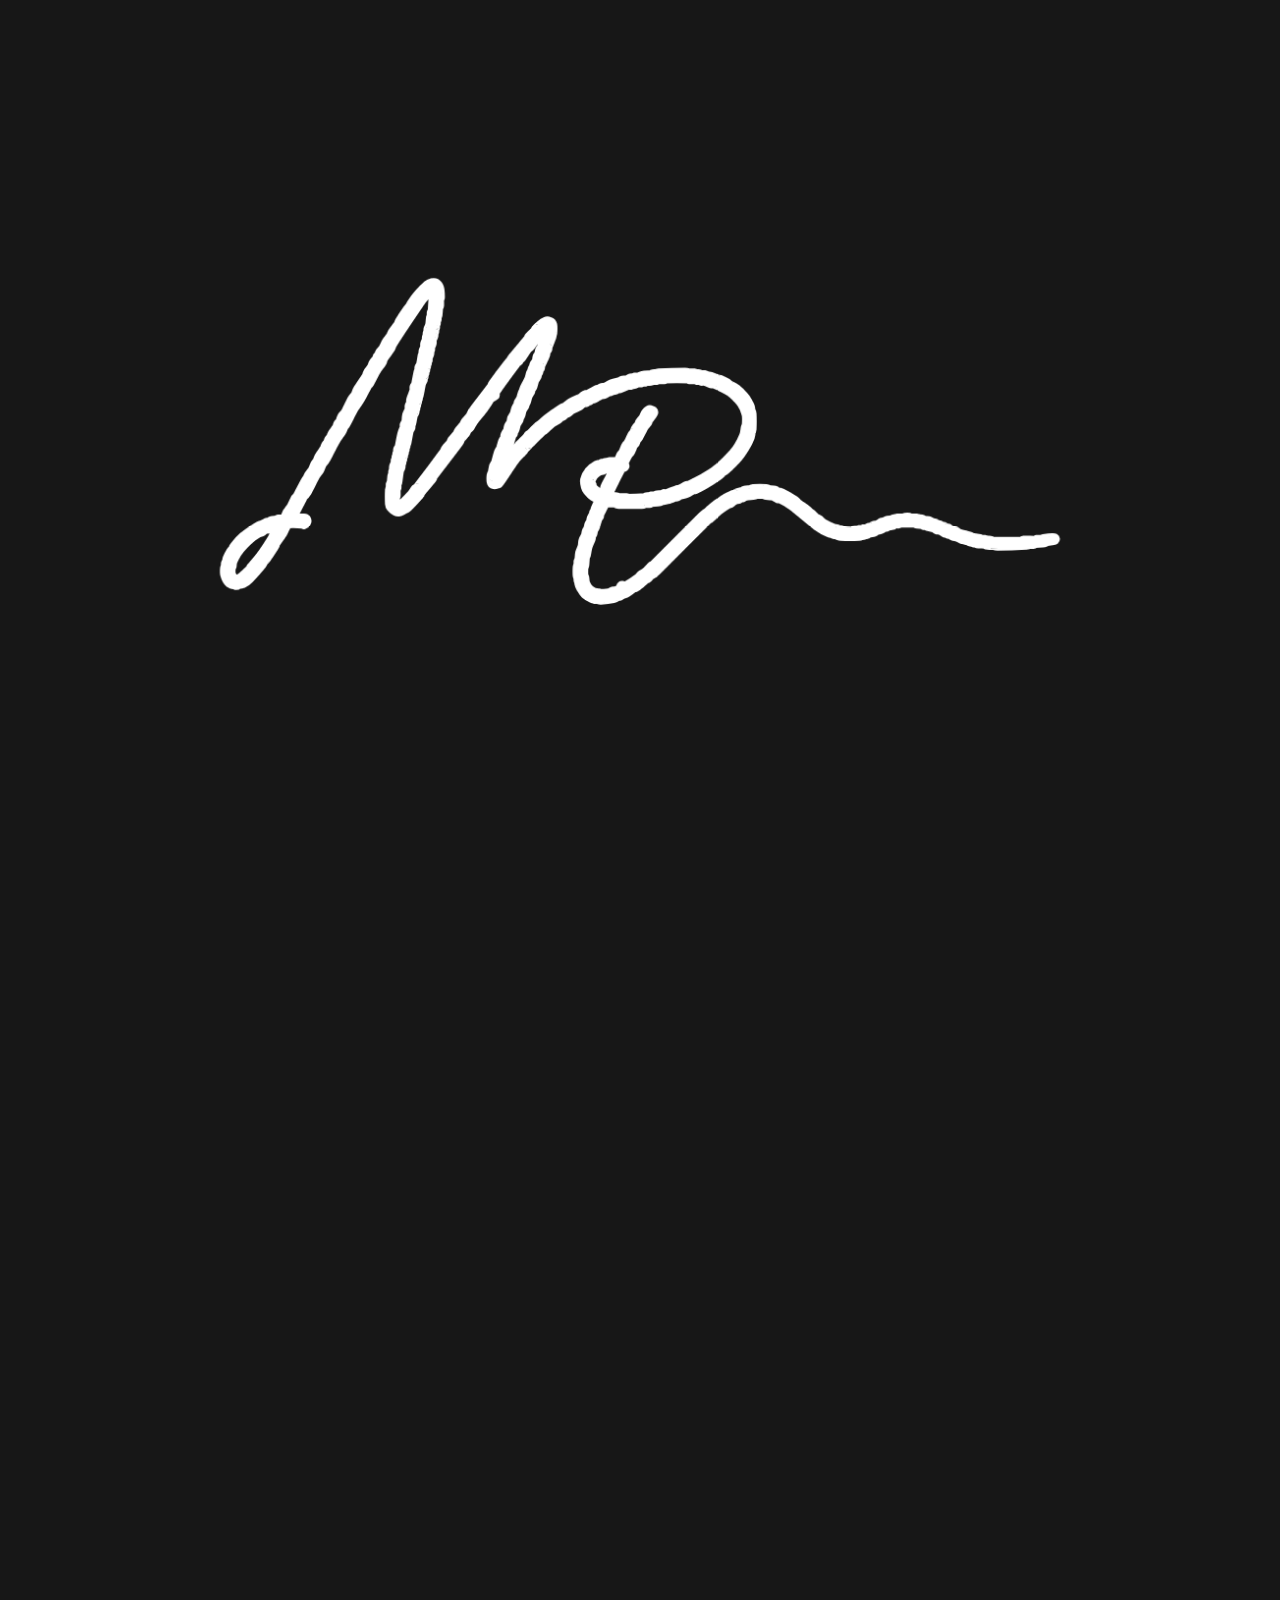
<file: index.html>
<!DOCTYPE html>
<html lang="en">

<head>
    <meta charset="UTF-8">
    <script>
    /* Must run before anything else: tells the browser not to restore any
       previous scroll position on reload/back-forward, and snaps to the top
       immediately, before first paint. This is what keeps the intro
       signature svg locked above "Mahsa Partovi" in the hero section no
       matter which section was scrolled into view when the page reloaded. */
    (function () {
        if ("scrollRestoration" in history) {
            history.scrollRestoration = "manual";
        }
        window.scrollTo(0, 0);
    })();
    </script>
    <meta http-equiv="X-UA-Compatible" content="IE=edge">
    <meta name="viewport" content="width=device-width, initial-scale=1.0">
    <link rel="stylesheet" href="css/bootstrap.min.css">
    <link rel="stylesheet" href="css/aos.css">
    <link rel="stylesheet" href="css/style.css">
    <title>Portfolio</title>
</head>

<body>

    <div id="introOverlay" class="intro-overlay" aria-hidden="true"></div>
    <svg id="introLogo" class="intro-logo" viewBox="9 9 1030 404" xmlns="http://www.w3.org/2000/svg" aria-hidden="true" focusable="false">
        <path id="mSignaturePath" vector-effect="non-scaling-stroke"
            d="M 19.00 373.00 C 19.50 375.50, 21.00 378.33, 22.00 380.00 C 23.00 381.67, 24.17 382.33, 25.00 383.00 C 25.83 383.67, 26.00 383.83, 27.00 384.00 C 28.00 384.17, 30.17 383.83, 31.00 384.00 C 31.83 384.17, 31.67 385.00, 32.00 385.00 C 32.33 385.00, 31.83 384.33, 33.00 384.00 C 34.17 383.67, 36.83 384.00, 39.00 383.00 C 41.17 382.00, 42.17 381.83, 46.00 378.00 C 49.83 374.17, 59.00 363.67, 62.00 360.00 C 65.00 356.33, 63.17 357.17, 64.00 356.00 C 64.83 354.83, 64.83 356.00, 67.00 353.00 C 69.17 350.00, 75.17 341.00, 77.00 338.00 C 78.83 335.00, 76.33 337.67, 78.00 335.00 C 79.67 332.33, 84.83 325.50, 87.00 322.00 C 89.17 318.50, 89.67 316.00, 91.00 314.00 C 92.33 312.00, 91.50 310.67, 95.00 310.00 C 98.50 309.33, 108.83 309.83, 112.00 310.00 C 115.17 310.17, 113.33 311.17, 114.00 311.00 C 114.67 310.83, 115.67 309.67, 116.00 309.00 C 116.33 308.33, 116.33 307.50, 116.00 307.00 C 115.67 306.50, 117.00 306.17, 114.00 306.00 C 111.00 305.83, 100.83 306.33, 98.00 306.00 C 95.17 305.67, 96.33 305.50, 97.00 304.00 C 97.67 302.50, 99.50 301.33, 102.00 297.00 C 104.50 292.67, 109.67 282.00, 112.00 278.00 C 114.33 274.00, 113.50 277.33, 116.00 273.00 C 118.50 268.67, 124.33 256.67, 127.00 252.00 C 129.67 247.33, 130.67 247.33, 132.00 245.00 C 133.33 242.67, 133.67 240.33, 135.00 238.00 C 136.33 235.67, 137.33 235.67, 140.00 231.00 C 142.67 226.33, 147.83 215.50, 151.00 210.00 C 154.17 204.50, 157.17 201.17, 159.00 198.00 C 160.83 194.83, 161.17 192.50, 162.00 191.00 C 162.83 189.50, 162.00 192.50, 164.00 189.00 C 166.00 185.50, 171.00 175.17, 174.00 170.00 C 177.00 164.83, 179.17 162.83, 182.00 158.00 C 184.83 153.17, 189.17 144.17, 191.00 141.00 C 192.83 137.83, 191.33 141.83, 193.00 139.00 C 194.67 136.17, 198.50 128.17, 201.00 124.00 C 203.50 119.83, 206.50 116.50, 208.00 114.00 C 209.50 111.50, 208.17 112.00, 210.00 109.00 C 211.83 106.00, 216.83 99.50, 219.00 96.00 C 221.17 92.50, 217.33 96.83, 223.00 88.00 C 228.67 79.17, 247.00 51.83, 253.00 43.00 C 259.00 34.17, 256.33 38.00, 259.00 35.00 C 261.67 32.00, 266.83 26.83, 269.00 25.00 C 271.17 23.17, 271.17 23.67, 272.00 24.00 C 272.83 24.33, 273.67 24.67, 274.00 27.00 C 274.33 29.33, 274.17 36.00, 274.00 38.00 C 273.83 40.00, 273.33 36.50, 273.00 39.00 C 272.67 41.50, 272.33 50.50, 272.00 53.00 C 271.67 55.50, 271.17 53.00, 271.00 54.00 C 270.83 55.00, 271.17 58.00, 271.00 59.00 C 270.83 60.00, 270.33 58.33, 270.00 60.00 C 269.67 61.67, 269.50 66.67, 269.00 69.00 C 268.50 71.33, 267.33 72.50, 267.00 74.00 C 266.67 75.50, 267.17 77.17, 267.00 78.00 C 266.83 78.83, 266.17 78.17, 266.00 79.00 C 265.83 79.83, 266.17 82.17, 266.00 83.00 C 265.83 83.83, 265.17 83.33, 265.00 84.00 C 264.83 84.67, 265.33 85.67, 265.00 87.00 C 264.67 88.33, 263.33 90.50, 263.00 92.00 C 262.67 93.50, 263.33 94.50, 263.00 96.00 C 262.67 97.50, 261.33 99.50, 261.00 101.00 C 260.67 102.50, 261.17 104.17, 261.00 105.00 C 260.83 105.83, 260.50 104.00, 260.00 106.00 C 259.50 108.00, 258.67 114.50, 258.00 117.00 C 257.33 119.50, 256.33 119.67, 256.00 121.00 C 255.67 122.33, 256.17 124.17, 256.00 125.00 C 255.83 125.83, 255.67 123.33, 255.00 126.00 C 254.33 128.67, 252.83 137.83, 252.00 141.00 C 251.17 144.17, 250.33 143.67, 250.00 145.00 C 249.67 146.33, 250.67 146.50, 250.00 149.00 C 249.33 151.50, 246.67 157.50, 246.00 160.00 C 245.33 162.50, 246.33 162.67, 246.00 164.00 C 245.67 165.33, 244.33 166.67, 244.00 168.00 C 243.67 169.33, 244.50 170.17, 244.00 172.00 C 243.50 173.83, 241.67 176.50, 241.00 179.00 C 240.33 181.50, 240.50 185.00, 240.00 187.00 C 239.50 189.00, 238.33 189.83, 238.00 191.00 C 237.67 192.17, 238.50 192.17, 238.00 194.00 C 237.50 195.83, 236.00 198.17, 235.00 202.00 C 234.00 205.83, 232.83 213.83, 232.00 217.00 C 231.17 220.17, 230.33 219.67, 230.00 221.00 C 229.67 222.33, 230.17 224.17, 230.00 225.00 C 229.83 225.83, 229.17 225.33, 229.00 226.00 C 228.83 226.67, 229.17 228.33, 229.00 229.00 C 228.83 229.67, 228.17 229.33, 228.00 230.00 C 227.83 230.67, 228.17 232.33, 228.00 233.00 C 227.83 233.67, 227.17 233.33, 227.00 234.00 C 226.83 234.67, 227.33 235.67, 227.00 237.00 C 226.67 238.33, 225.33 240.33, 225.00 242.00 C 224.67 243.67, 225.17 246.00, 225.00 247.00 C 224.83 248.00, 224.17 247.17, 224.00 248.00 C 223.83 248.83, 224.17 251.17, 224.00 252.00 C 223.83 252.83, 223.33 251.33, 223.00 253.00 C 222.67 254.67, 222.33 260.33, 222.00 262.00 C 221.67 263.67, 221.17 261.83, 221.00 263.00 C 220.83 264.17, 221.17 267.83, 221.00 269.00 C 220.83 270.17, 220.17 267.00, 220.00 270.00 C 219.83 273.00, 219.83 284.00, 220.00 287.00 C 220.17 290.00, 220.83 287.50, 221.00 288.00 C 221.17 288.50, 220.00 288.83, 221.00 290.00 C 222.00 291.17, 225.33 294.17, 227.00 295.00 C 228.67 295.83, 229.33 295.50, 231.00 295.00 C 232.67 294.50, 235.33 293.00, 237.00 292.00 C 238.67 291.00, 238.17 291.83, 241.00 289.00 C 243.83 286.17, 251.83 277.50, 254.00 275.00 C 256.17 272.50, 251.50 277.17, 254.00 274.00 C 256.50 270.83, 266.17 259.67, 269.00 256.00 C 271.83 252.33, 265.83 259.00, 271.00 252.00 C 276.17 245.00, 294.50 221.50, 300.00 214.00 C 305.50 206.50, 302.33 209.33, 304.00 207.00 C 305.67 204.67, 308.67 201.83, 310.00 200.00 C 311.33 198.17, 311.00 197.33, 312.00 196.00 C 313.00 194.67, 314.67 193.83, 316.00 192.00 C 317.33 190.17, 317.33 188.67, 320.00 185.00 C 322.67 181.33, 328.33 175.00, 332.00 170.00 C 335.67 165.00, 339.83 158.00, 342.00 155.00 C 344.17 152.00, 344.33 152.17, 345.00 152.00 C 345.67 151.83, 346.00 154.00, 346.00 154.00 C 346.00 154.00, 340.83 158.33, 345.00 152.00 C 349.17 145.67, 366.00 122.67, 371.00 116.00 C 376.00 109.33, 374.33 112.83, 375.00 112.00 C 375.67 111.17, 374.33 111.83, 375.00 111.00 C 375.67 110.17, 377.33 109.17, 379.00 107.00 C 380.67 104.83, 383.17 100.33, 385.00 98.00 C 386.83 95.67, 388.33 95.00, 390.00 93.00 C 391.67 91.00, 393.00 88.33, 395.00 86.00 C 397.00 83.67, 400.83 80.33, 402.00 79.00 C 403.17 77.67, 400.67 79.33, 402.00 78.00 C 403.33 76.67, 408.50 72.00, 410.00 71.00 C 411.50 70.00, 410.83 70.83, 411.00 72.00 C 411.17 73.17, 411.17 76.83, 411.00 78.00 C 410.83 79.17, 410.17 78.33, 410.00 79.00 C 409.83 79.67, 410.17 81.33, 410.00 82.00 C 409.83 82.67, 409.83 80.50, 409.00 83.00 C 408.17 85.50, 406.00 94.17, 405.00 97.00 C 404.00 99.83, 403.50 98.67, 403.00 100.00 C 402.50 101.33, 402.50 103.67, 402.00 105.00 C 401.50 106.33, 400.50 106.67, 400.00 108.00 C 399.50 109.33, 399.67 111.33, 399.00 113.00 C 398.33 114.67, 396.50 116.83, 396.00 118.00 C 395.50 119.17, 396.33 119.17, 396.00 120.00 C 395.67 120.83, 394.33 122.17, 394.00 123.00 C 393.67 123.83, 394.33 124.17, 394.00 125.00 C 393.67 125.83, 392.67 126.33, 392.00 128.00 C 391.33 129.67, 391.33 131.83, 390.00 135.00 C 388.67 138.17, 385.00 144.67, 384.00 147.00 C 383.00 149.33, 384.33 148.17, 384.00 149.00 C 383.67 149.83, 382.67 150.33, 382.00 152.00 C 381.33 153.67, 380.83 157.00, 380.00 159.00 C 379.17 161.00, 377.50 162.83, 377.00 164.00 C 376.50 165.17, 377.50 164.83, 377.00 166.00 C 376.50 167.17, 374.83 169.00, 374.00 171.00 C 373.17 173.00, 372.83 176.00, 372.00 178.00 C 371.17 180.00, 369.67 181.33, 369.00 183.00 C 368.33 184.67, 368.67 186.33, 368.00 188.00 C 367.33 189.67, 365.67 191.33, 365.00 193.00 C 364.33 194.67, 364.67 196.33, 364.00 198.00 C 363.33 199.67, 361.67 201.33, 361.00 203.00 C 360.33 204.67, 360.50 206.67, 360.00 208.00 C 359.50 209.33, 358.83 208.83, 358.00 211.00 C 357.17 213.17, 355.83 218.83, 355.00 221.00 C 354.17 223.17, 354.00 221.17, 353.00 224.00 C 352.00 226.83, 350.00 235.17, 349.00 238.00 C 348.00 240.83, 347.67 238.83, 347.00 241.00 C 346.33 243.17, 345.50 249.17, 345.00 251.00 C 344.50 252.83, 344.17 250.50, 344.00 252.00 C 343.83 253.50, 343.67 258.33, 344.00 260.00 C 344.33 261.67, 345.00 261.83, 346.00 262.00 C 347.00 262.17, 348.83 261.67, 350.00 261.00 C 351.17 260.33, 349.67 262.67, 353.00 258.00 C 356.33 253.33, 365.67 238.83, 370.00 233.00 C 374.33 227.17, 377.50 224.83, 379.00 223.00 C 380.50 221.17, 378.67 222.33, 379.00 222.00 C 379.33 221.67, 380.67 221.33, 381.00 221.00 C 381.33 220.67, 380.00 221.17, 381.00 220.00 C 382.00 218.83, 386.00 215.17, 387.00 214.00 C 388.00 212.83, 386.50 213.50, 387.00 213.00 C 387.50 212.50, 387.00 213.83, 390.00 211.00 C 393.00 208.17, 402.33 198.50, 405.00 196.00 C 407.67 193.50, 404.33 197.33, 406.00 196.00 C 407.67 194.67, 412.17 190.17, 415.00 188.00 C 417.83 185.83, 421.17 184.33, 423.00 183.00 C 424.83 181.67, 425.00 180.67, 426.00 180.00 C 427.00 179.33, 428.00 179.67, 429.00 179.00 C 430.00 178.33, 431.00 176.67, 432.00 176.00 C 433.00 175.33, 433.67 175.83, 435.00 175.00 C 436.33 174.17, 437.50 172.50, 440.00 171.00 C 442.50 169.50, 448.00 167.17, 450.00 166.00 C 452.00 164.83, 451.00 164.67, 452.00 164.00 C 453.00 163.33, 455.00 162.33, 456.00 162.00 C 457.00 161.67, 457.33 162.33, 458.00 162.00 C 458.67 161.67, 459.33 160.33, 460.00 160.00 C 460.67 159.67, 461.33 160.33, 462.00 160.00 C 462.67 159.67, 463.00 158.50, 464.00 158.00 C 465.00 157.50, 466.17 157.83, 468.00 157.00 C 469.83 156.17, 473.00 153.83, 475.00 153.00 C 477.00 152.17, 478.33 152.67, 480.00 152.00 C 481.67 151.33, 483.83 149.50, 485.00 149.00 C 486.17 148.50, 486.17 149.33, 487.00 149.00 C 487.83 148.67, 489.00 147.33, 490.00 147.00 C 491.00 146.67, 492.00 147.33, 493.00 147.00 C 494.00 146.67, 495.00 145.33, 496.00 145.00 C 497.00 144.67, 496.83 145.67, 499.00 145.00 C 501.17 144.33, 506.83 141.67, 509.00 141.00 C 511.17 140.33, 511.33 141.17, 512.00 141.00 C 512.67 140.83, 512.33 140.17, 513.00 140.00 C 513.67 139.83, 514.67 140.33, 516.00 140.00 C 517.33 139.67, 519.50 138.33, 521.00 138.00 C 522.50 137.67, 524.17 138.17, 525.00 138.00 C 525.83 137.83, 525.17 137.17, 526.00 137.00 C 526.83 136.83, 529.17 137.17, 530.00 137.00 C 530.83 136.83, 529.83 136.17, 531.00 136.00 C 532.17 135.83, 535.83 136.17, 537.00 136.00 C 538.17 135.83, 536.83 135.17, 538.00 135.00 C 539.17 134.83, 542.83 135.17, 544.00 135.00 C 545.17 134.83, 543.50 134.17, 545.00 134.00 C 546.50 133.83, 551.50 134.17, 553.00 134.00 C 554.50 133.83, 548.83 133.17, 554.00 133.00 C 559.17 132.83, 578.83 132.83, 584.00 133.00 C 589.17 133.17, 583.50 133.83, 585.00 134.00 C 586.50 134.17, 591.50 133.83, 593.00 134.00 C 594.50 134.17, 593.17 134.83, 594.00 135.00 C 594.83 135.17, 597.17 134.83, 598.00 135.00 C 598.83 135.17, 598.17 135.83, 599.00 136.00 C 599.83 136.17, 601.00 135.50, 603.00 136.00 C 605.00 136.50, 609.17 138.50, 611.00 139.00 C 612.83 139.50, 610.67 137.67, 614.00 139.00 C 617.33 140.33, 627.00 144.83, 631.00 147.00 C 635.00 149.17, 635.00 149.17, 638.00 152.00 C 641.00 154.83, 646.17 159.67, 649.00 164.00 C 651.83 168.33, 654.00 173.17, 655.00 178.00 C 656.00 182.83, 655.17 190.33, 655.00 193.00 C 654.83 195.67, 654.50 192.17, 654.00 194.00 C 653.50 195.83, 653.50 200.00, 652.00 204.00 C 650.50 208.00, 647.17 214.33, 645.00 218.00 C 642.83 221.67, 642.83 221.83, 639.00 226.00 C 635.17 230.17, 627.67 238.17, 622.00 243.00 C 616.33 247.83, 611.33 251.17, 605.00 255.00 C 598.67 258.83, 587.83 264.17, 584.00 266.00 C 580.17 267.83, 584.00 265.17, 582.00 266.00 C 580.00 266.83, 574.00 270.17, 572.00 271.00 C 570.00 271.83, 572.50 270.17, 570.00 271.00 C 567.50 271.83, 559.83 275.17, 557.00 276.00 C 554.17 276.83, 553.83 275.83, 553.00 276.00 C 552.17 276.17, 553.50 276.67, 552.00 277.00 C 550.50 277.33, 545.50 277.67, 544.00 278.00 C 542.50 278.33, 544.00 278.83, 543.00 279.00 C 542.00 279.17, 539.00 278.83, 538.00 279.00 C 537.00 279.17, 538.00 279.83, 537.00 280.00 C 536.00 280.17, 533.00 279.83, 532.00 280.00 C 531.00 280.17, 535.00 280.67, 531.00 281.00 C 527.00 281.33, 512.00 282.00, 508.00 282.00 C 504.00 282.00, 509.00 281.17, 507.00 281.00 C 505.00 280.83, 498.00 281.17, 496.00 281.00 C 494.00 280.83, 496.00 280.17, 495.00 280.00 C 494.00 279.83, 491.00 280.17, 490.00 280.00 C 489.00 279.83, 489.83 279.17, 489.00 279.00 C 488.17 278.83, 486.00 279.33, 485.00 279.00 C 484.00 278.67, 480.50 283.00, 483.00 277.00 C 485.50 271.00, 496.50 249.00, 500.00 243.00 C 503.50 237.00, 503.50 242.00, 504.00 241.00 C 504.50 240.00, 502.17 239.67, 503.00 237.00 C 503.83 234.33, 507.67 227.33, 509.00 225.00 C 510.33 222.67, 510.00 224.83, 511.00 223.00 C 512.00 221.17, 514.00 215.83, 515.00 214.00 C 516.00 212.17, 516.33 213.17, 517.00 212.00 C 517.67 210.83, 518.33 208.17, 519.00 207.00 C 519.67 205.83, 519.50 207.50, 521.00 205.00 C 522.50 202.50, 526.17 195.00, 528.00 192.00 C 529.83 189.00, 531.17 188.33, 532.00 187.00 C 532.83 185.67, 531.83 185.83, 533.00 184.00 C 534.17 182.17, 538.33 177.67, 539.00 176.00 C 539.67 174.33, 537.67 174.33, 537.00 174.00 C 536.33 173.67, 535.83 173.50, 535.00 174.00 C 534.17 174.50, 533.00 175.50, 532.00 177.00 C 531.00 178.50, 530.17 181.17, 529.00 183.00 C 527.83 184.83, 525.83 186.67, 525.00 188.00 C 524.17 189.33, 524.83 189.67, 524.00 191.00 C 523.17 192.33, 521.00 194.33, 520.00 196.00 C 519.00 197.67, 518.67 199.83, 518.00 201.00 C 517.33 202.17, 517.33 200.67, 516.00 203.00 C 514.67 205.33, 511.33 212.67, 510.00 215.00 C 508.67 217.33, 509.00 215.17, 508.00 217.00 C 507.00 218.83, 505.00 224.17, 504.00 226.00 C 503.00 227.83, 502.83 226.50, 502.00 228.00 C 501.17 229.50, 499.83 233.50, 499.00 235.00 C 498.17 236.50, 499.00 236.67, 497.00 237.00 C 495.00 237.33, 488.83 236.83, 487.00 237.00 C 485.17 237.17, 486.83 237.83, 486.00 238.00 C 485.17 238.17, 482.83 237.83, 482.00 238.00 C 481.17 238.17, 481.67 238.83, 481.00 239.00 C 480.33 239.17, 478.67 238.83, 478.00 239.00 C 477.33 239.17, 478.00 239.67, 477.00 240.00 C 476.00 240.33, 474.33 239.67, 472.00 241.00 C 469.67 242.33, 465.33 245.17, 463.00 248.00 C 460.67 250.83, 458.67 255.00, 458.00 258.00 C 457.33 261.00, 458.50 264.00, 459.00 266.00 C 459.50 268.00, 459.50 268.17, 461.00 270.00 C 462.50 271.83, 465.67 275.33, 468.00 277.00 C 470.33 278.67, 473.67 279.17, 475.00 280.00 C 476.33 280.83, 476.67 279.83, 476.00 282.00 C 475.33 284.17, 471.83 290.83, 471.00 293.00 C 470.17 295.17, 471.33 294.17, 471.00 295.00 C 470.67 295.83, 469.33 297.17, 469.00 298.00 C 468.67 298.83, 469.50 298.83, 469.00 300.00 C 468.50 301.17, 466.67 303.33, 466.00 305.00 C 465.33 306.67, 465.50 308.67, 465.00 310.00 C 464.50 311.33, 463.50 311.67, 463.00 313.00 C 462.50 314.33, 462.50 316.67, 462.00 318.00 C 461.50 319.33, 460.50 319.67, 460.00 321.00 C 459.50 322.33, 459.67 324.17, 459.00 326.00 C 458.33 327.83, 456.67 329.83, 456.00 332.00 C 455.33 334.17, 455.67 336.50, 455.00 339.00 C 454.33 341.50, 452.67 344.17, 452.00 347.00 C 451.33 349.83, 451.33 354.33, 451.00 356.00 C 450.67 357.67, 450.17 355.83, 450.00 357.00 C 449.83 358.17, 450.17 361.83, 450.00 363.00 C 449.83 364.17, 449.17 362.00, 449.00 364.00 C 448.83 366.00, 448.83 373.00, 449.00 375.00 C 449.17 377.00, 449.83 375.17, 450.00 376.00 C 450.17 376.83, 449.83 379.17, 450.00 380.00 C 450.17 380.83, 450.83 380.33, 451.00 381.00 C 451.17 381.67, 450.67 382.67, 451.00 384.00 C 451.33 385.33, 451.83 387.00, 453.00 389.00 C 454.17 391.00, 455.83 394.00, 458.00 396.00 C 460.17 398.00, 464.33 400.17, 466.00 401.00 C 467.67 401.83, 467.50 400.83, 468.00 401.00 C 468.50 401.17, 467.83 401.83, 469.00 402.00 C 470.17 402.17, 473.83 401.83, 475.00 402.00 C 476.17 402.17, 473.33 403.17, 476.00 403.00 C 478.67 402.83, 487.50 401.83, 491.00 401.00 C 494.50 400.17, 495.67 398.50, 497.00 398.00 C 498.33 397.50, 497.83 398.50, 499.00 398.00 C 500.17 397.50, 502.83 395.50, 504.00 395.00 C 505.17 394.50, 504.00 396.17, 506.00 395.00 C 508.00 393.83, 513.83 389.33, 516.00 388.00 C 518.17 386.67, 516.50 388.83, 519.00 387.00 C 521.50 385.17, 528.83 378.67, 531.00 377.00 C 533.17 375.33, 531.00 377.83, 532.00 377.00 C 533.00 376.17, 536.00 372.83, 537.00 372.00 C 538.00 371.17, 536.83 373.00, 538.00 372.00 C 539.17 371.00, 542.83 367.00, 544.00 366.00 C 545.17 365.00, 534.50 376.33, 545.00 366.00 C 555.50 355.67, 596.50 314.33, 607.00 304.00 C 617.50 293.67, 606.00 305.67, 608.00 304.00 C 610.00 302.33, 615.50 296.83, 619.00 294.00 C 622.50 291.17, 626.50 288.50, 629.00 287.00 C 631.50 285.50, 632.83 285.67, 634.00 285.00 C 635.17 284.33, 634.67 283.83, 636.00 283.00 C 637.33 282.17, 640.67 280.50, 642.00 280.00 C 643.33 279.50, 643.17 280.33, 644.00 280.00 C 644.83 279.67, 646.17 278.33, 647.00 278.00 C 647.83 277.67, 648.00 278.33, 649.00 278.00 C 650.00 277.67, 650.67 276.50, 653.00 276.00 C 655.33 275.50, 661.17 275.33, 663.00 275.00 C 664.83 274.67, 661.83 274.17, 664.00 274.00 C 666.17 273.83, 673.83 273.83, 676.00 274.00 C 678.17 274.17, 675.33 274.67, 677.00 275.00 C 678.67 275.33, 683.50 275.33, 686.00 276.00 C 688.50 276.67, 690.67 278.50, 692.00 279.00 C 693.33 279.50, 691.00 277.50, 694.00 279.00 C 697.00 280.50, 702.00 282.17, 710.00 288.00 C 718.00 293.83, 734.50 308.50, 742.00 314.00 C 749.50 319.50, 752.50 319.83, 755.00 321.00 C 757.50 322.17, 756.00 320.67, 757.00 321.00 C 758.00 321.33, 759.83 322.67, 761.00 323.00 C 762.17 323.33, 763.33 322.83, 764.00 323.00 C 764.67 323.17, 764.33 323.83, 765.00 324.00 C 765.67 324.17, 767.33 323.83, 768.00 324.00 C 768.67 324.17, 765.17 324.83, 769.00 325.00 C 772.83 325.17, 787.17 325.17, 791.00 325.00 C 794.83 324.83, 791.17 324.17, 792.00 324.00 C 792.83 323.83, 795.17 324.17, 796.00 324.00 C 796.83 323.83, 796.33 323.17, 797.00 323.00 C 797.67 322.83, 799.33 323.17, 800.00 323.00 C 800.67 322.83, 799.50 322.50, 801.00 322.00 C 802.50 321.50, 807.17 320.67, 809.00 320.00 C 810.83 319.33, 810.67 318.50, 812.00 318.00 C 813.33 317.50, 815.33 317.67, 817.00 317.00 C 818.67 316.33, 820.83 314.50, 822.00 314.00 C 823.17 313.50, 823.00 314.33, 824.00 314.00 C 825.00 313.67, 826.83 312.33, 828.00 312.00 C 829.17 311.67, 829.83 312.33, 831.00 312.00 C 832.17 311.67, 833.67 310.33, 835.00 310.00 C 836.33 309.67, 838.17 310.17, 839.00 310.00 C 839.83 309.83, 836.50 309.17, 840.00 309.00 C 843.50 308.83, 856.50 308.83, 860.00 309.00 C 863.50 309.17, 859.33 309.67, 861.00 310.00 C 862.67 310.33, 868.33 310.67, 870.00 311.00 C 871.67 311.33, 870.33 311.83, 871.00 312.00 C 871.67 312.17, 873.33 311.83, 874.00 312.00 C 874.67 312.17, 873.50 312.50, 875.00 313.00 C 876.50 313.50, 881.17 314.33, 883.00 315.00 C 884.83 315.67, 884.67 316.50, 886.00 317.00 C 887.33 317.50, 889.33 317.33, 891.00 318.00 C 892.67 318.67, 894.83 320.50, 896.00 321.00 C 897.17 321.50, 897.17 320.67, 898.00 321.00 C 898.83 321.33, 900.17 322.67, 901.00 323.00 C 901.83 323.33, 902.17 322.67, 903.00 323.00 C 903.83 323.33, 904.67 324.50, 906.00 325.00 C 907.33 325.50, 909.17 325.33, 911.00 326.00 C 912.83 326.67, 915.50 328.50, 917.00 329.00 C 918.50 329.50, 919.33 328.83, 920.00 329.00 C 920.67 329.17, 920.50 329.83, 921.00 330.00 C 921.50 330.17, 922.00 329.67, 923.00 330.00 C 924.00 330.33, 925.83 331.67, 927.00 332.00 C 928.17 332.33, 929.33 331.83, 930.00 332.00 C 930.67 332.17, 930.33 332.83, 931.00 333.00 C 931.67 333.17, 933.33 332.83, 934.00 333.00 C 934.67 333.17, 932.83 333.67, 935.00 334.00 C 937.17 334.33, 944.83 334.67, 947.00 335.00 C 949.17 335.33, 946.00 335.83, 948.00 336.00 C 950.00 336.17, 957.00 335.83, 959.00 336.00 C 961.00 336.17, 954.00 337.00, 960.00 337.00 C 966.00 337.00, 989.00 336.33, 995.00 336.00 C 1001.00 335.67, 994.67 335.17, 996.00 335.00 C 997.33 334.83, 1001.67 335.17, 1003.00 335.00 C 1004.33 334.83, 1001.67 334.33, 1004.00 334.00 C 1006.33 333.67, 1014.67 333.33, 1017.00 333.00 C 1019.33 332.67, 1016.00 332.50, 1018.00 332.00 C 1020.00 331.50, 1029.33 330.17, 1029.00 330.00 C 1028.67 329.83, 1018.33 330.67, 1016.00 331.00 C 1013.67 331.33, 1016.33 331.83, 1015.00 332.00 C 1013.67 332.17, 1009.33 331.83, 1008.00 332.00 C 1006.67 332.17, 1009.67 332.83, 1007.00 333.00 C 1004.33 333.17, 994.67 332.83, 992.00 333.00 C 989.33 333.17, 997.67 333.83, 991.00 334.00 C 984.33 334.17, 958.67 334.17, 952.00 334.00 C 945.33 333.83, 952.17 333.17, 951.00 333.00 C 949.83 332.83, 946.17 333.17, 945.00 333.00 C 943.83 332.83, 945.00 332.17, 944.00 332.00 C 943.00 331.83, 940.00 332.17, 939.00 332.00 C 938.00 331.83, 940.00 331.50, 938.00 331.00 C 936.00 330.50, 929.00 329.50, 927.00 329.00 C 925.00 328.50, 928.50 328.83, 926.00 328.00 C 923.50 327.17, 914.83 325.00, 912.00 324.00 C 909.17 323.00, 910.33 322.50, 909.00 322.00 C 907.67 321.50, 905.67 321.67, 904.00 321.00 C 902.33 320.33, 900.17 318.50, 899.00 318.00 C 897.83 317.50, 897.83 318.33, 897.00 318.00 C 896.17 317.67, 894.83 316.33, 894.00 316.00 C 893.17 315.67, 892.83 316.33, 892.00 316.00 C 891.17 315.67, 889.83 314.33, 889.00 314.00 C 888.17 313.67, 887.83 314.33, 887.00 314.00 C 886.17 313.67, 884.83 312.33, 884.00 312.00 C 883.17 311.67, 883.50 312.50, 882.00 312.00 C 880.50 311.50, 876.67 309.50, 875.00 309.00 C 873.33 308.50, 873.33 309.33, 872.00 309.00 C 870.67 308.67, 868.67 307.33, 867.00 307.00 C 865.33 306.67, 863.00 307.17, 862.00 307.00 C 861.00 306.83, 862.50 306.17, 861.00 306.00 C 859.50 305.83, 854.50 306.17, 853.00 306.00 C 851.50 305.83, 852.83 305.17, 852.00 305.00 C 851.17 304.83, 848.83 304.83, 848.00 305.00 C 847.17 305.17, 848.67 305.83, 847.00 306.00 C 845.33 306.17, 839.67 305.83, 838.00 306.00 C 836.33 306.17, 837.83 306.83, 837.00 307.00 C 836.17 307.17, 833.83 306.83, 833.00 307.00 C 832.17 307.17, 833.33 307.67, 832.00 308.00 C 830.67 308.33, 826.67 308.50, 825.00 309.00 C 823.33 309.50, 823.00 310.67, 822.00 311.00 C 821.00 311.33, 820.33 310.50, 819.00 311.00 C 817.67 311.50, 815.67 313.33, 814.00 314.00 C 812.33 314.67, 810.33 314.50, 809.00 315.00 C 807.67 315.50, 806.83 316.67, 806.00 317.00 C 805.17 317.33, 805.00 316.67, 804.00 317.00 C 803.00 317.33, 801.17 318.67, 800.00 319.00 C 798.83 319.33, 797.67 318.83, 797.00 319.00 C 796.33 319.17, 796.83 319.83, 796.00 320.00 C 795.17 320.17, 792.83 319.83, 792.00 320.00 C 791.17 320.17, 792.17 320.83, 791.00 321.00 C 789.83 321.17, 786.17 320.83, 785.00 321.00 C 783.83 321.17, 786.67 322.00, 784.00 322.00 C 781.33 322.00, 771.67 321.33, 769.00 321.00 C 766.33 320.67, 768.67 320.17, 768.00 320.00 C 767.33 319.83, 765.67 320.17, 765.00 320.00 C 764.33 319.83, 765.00 319.33, 764.00 319.00 C 763.00 318.67, 761.83 319.17, 759.00 318.00 C 756.17 316.83, 750.00 313.83, 747.00 312.00 C 744.00 310.17, 742.67 308.17, 741.00 307.00 C 739.33 305.83, 738.50 306.17, 737.00 305.00 C 735.50 303.83, 733.00 300.83, 732.00 300.00 C 731.00 299.17, 732.00 300.83, 731.00 300.00 C 730.00 299.17, 728.50 297.00, 726.00 295.00 C 723.50 293.00, 718.33 289.83, 716.00 288.00 C 713.67 286.17, 715.33 286.17, 712.00 284.00 C 708.67 281.83, 699.50 276.67, 696.00 275.00 C 692.50 273.33, 692.33 274.50, 691.00 274.00 C 689.67 273.50, 690.00 272.50, 688.00 272.00 C 686.00 271.50, 680.67 271.33, 679.00 271.00 C 677.33 270.67, 680.83 270.17, 678.00 270.00 C 675.17 269.83, 664.83 269.83, 662.00 270.00 C 659.17 270.17, 662.67 270.67, 661.00 271.00 C 659.33 271.33, 653.67 271.67, 652.00 272.00 C 650.33 272.33, 652.50 272.50, 651.00 273.00 C 649.50 273.50, 644.83 274.33, 643.00 275.00 C 641.17 275.67, 640.83 276.67, 640.00 277.00 C 639.17 277.33, 639.67 276.33, 638.00 277.00 C 636.33 277.67, 634.00 278.50, 630.00 281.00 C 626.00 283.50, 618.67 288.33, 614.00 292.00 C 609.33 295.67, 604.17 301.17, 602.00 303.00 C 599.83 304.83, 611.33 292.83, 601.00 303.00 C 590.67 313.17, 550.33 353.83, 540.00 364.00 C 529.67 374.17, 540.50 362.67, 539.00 364.00 C 537.50 365.33, 533.17 370.17, 531.00 372.00 C 528.83 373.83, 527.50 373.83, 526.00 375.00 C 524.50 376.17, 524.67 377.00, 522.00 379.00 C 519.33 381.00, 513.17 385.17, 510.00 387.00 C 506.83 388.83, 504.33 389.83, 503.00 390.00 C 501.67 390.17, 502.00 388.00, 502.00 388.00 C 502.00 388.00, 504.33 388.83, 503.00 390.00 C 501.67 391.17, 496.00 394.17, 494.00 395.00 C 492.00 395.83, 492.33 394.67, 491.00 395.00 C 489.67 395.33, 488.83 396.50, 486.00 397.00 C 483.17 397.50, 476.17 398.00, 474.00 398.00 C 471.83 398.00, 474.17 397.33, 473.00 397.00 C 471.83 396.67, 469.17 397.00, 467.00 396.00 C 464.83 395.00, 461.83 393.00, 460.00 391.00 C 458.17 389.00, 456.83 386.33, 456.00 384.00 C 455.17 381.67, 455.33 378.33, 455.00 377.00 C 454.67 375.67, 454.17 378.33, 454.00 376.00 C 453.83 373.67, 453.83 365.33, 454.00 363.00 C 454.17 360.67, 454.67 364.17, 455.00 362.00 C 455.33 359.83, 455.67 352.17, 456.00 350.00 C 456.33 347.83, 456.50 350.83, 457.00 349.00 C 457.50 347.17, 458.00 342.33, 459.00 339.00 C 460.00 335.67, 462.33 331.17, 463.00 329.00 C 463.67 326.83, 462.67 327.00, 463.00 326.00 C 463.33 325.00, 464.50 324.33, 465.00 323.00 C 465.50 321.67, 465.50 319.33, 466.00 318.00 C 466.50 316.67, 467.17 317.17, 468.00 315.00 C 468.83 312.83, 470.17 307.17, 471.00 305.00 C 471.83 302.83, 472.67 302.83, 473.00 302.00 C 473.33 301.17, 472.00 302.33, 473.00 300.00 C 474.00 297.67, 477.83 290.67, 479.00 288.00 C 480.17 285.33, 479.67 284.83, 480.00 284.00 C 480.33 283.17, 480.17 283.17, 481.00 283.00 C 481.83 282.83, 484.17 282.83, 485.00 283.00 C 485.83 283.17, 484.00 283.67, 486.00 284.00 C 488.00 284.33, 495.00 284.67, 497.00 285.00 C 499.00 285.33, 493.17 285.83, 498.00 286.00 C 502.83 286.17, 521.17 286.17, 526.00 286.00 C 530.83 285.83, 525.50 285.17, 527.00 285.00 C 528.50 284.83, 533.50 285.17, 535.00 285.00 C 536.50 284.83, 534.00 284.33, 536.00 284.00 C 538.00 283.67, 545.00 283.33, 547.00 283.00 C 549.00 282.67, 546.00 282.50, 548.00 282.00 C 550.00 281.50, 557.00 280.50, 559.00 280.00 C 561.00 279.50, 559.50 279.17, 560.00 279.00 C 560.50 278.83, 561.00 279.33, 562.00 279.00 C 563.00 278.67, 564.83 277.33, 566.00 277.00 C 567.17 276.67, 568.00 277.33, 569.00 277.00 C 570.00 276.67, 570.17 275.67, 572.00 275.00 C 573.83 274.33, 577.17 274.17, 580.00 273.00 C 582.83 271.83, 587.17 268.83, 589.00 268.00 C 590.83 267.17, 589.00 268.83, 591.00 268.00 C 593.00 267.17, 596.50 265.67, 601.00 263.00 C 605.50 260.33, 613.83 255.00, 618.00 252.00 C 622.17 249.00, 624.50 246.17, 626.00 245.00 C 627.50 243.83, 624.33 247.50, 627.00 245.00 C 629.67 242.50, 638.17 234.33, 642.00 230.00 C 645.83 225.67, 647.50 223.17, 650.00 219.00 C 652.50 214.83, 655.67 208.67, 657.00 205.00 C 658.33 201.33, 657.67 198.50, 658.00 197.00 C 658.33 195.50, 658.83 199.33, 659.00 196.00 C 659.17 192.67, 659.17 180.33, 659.00 177.00 C 658.83 173.67, 658.33 177.33, 658.00 176.00 C 657.67 174.67, 657.67 171.17, 657.00 169.00 C 656.33 166.83, 655.17 165.00, 654.00 163.00 C 652.83 161.00, 652.17 159.50, 650.00 157.00 C 647.83 154.50, 644.00 150.33, 641.00 148.00 C 638.00 145.67, 633.83 144.17, 632.00 143.00 C 630.17 141.83, 631.67 142.00, 630.00 141.00 C 628.33 140.00, 623.67 137.67, 622.00 137.00 C 620.33 136.33, 622.00 137.67, 620.00 137.00 C 618.00 136.33, 612.17 133.67, 610.00 133.00 C 607.83 132.33, 608.33 133.33, 607.00 133.00 C 605.67 132.67, 603.67 131.33, 602.00 131.00 C 600.33 130.67, 598.00 131.17, 597.00 131.00 C 596.00 130.83, 597.00 130.17, 596.00 130.00 C 595.00 129.83, 592.00 130.17, 591.00 130.00 C 590.00 129.83, 591.83 129.17, 590.00 129.00 C 588.17 128.83, 581.83 129.17, 580.00 129.00 C 578.17 128.83, 584.50 128.00, 579.00 128.00 C 573.50 128.00, 552.50 128.67, 547.00 129.00 C 541.50 129.33, 547.17 129.83, 546.00 130.00 C 544.83 130.17, 541.17 129.83, 540.00 130.00 C 538.83 130.17, 541.17 130.67, 539.00 131.00 C 536.83 131.33, 529.83 131.50, 527.00 132.00 C 524.17 132.50, 523.50 133.67, 522.00 134.00 C 520.50 134.33, 518.83 133.83, 518.00 134.00 C 517.17 134.17, 517.83 134.83, 517.00 135.00 C 516.17 135.17, 514.33 134.67, 513.00 135.00 C 511.67 135.33, 510.83 136.50, 509.00 137.00 C 507.17 137.50, 503.33 137.67, 502.00 138.00 C 500.67 138.33, 503.00 138.33, 501.00 139.00 C 499.00 139.67, 493.17 140.83, 490.00 142.00 C 486.83 143.17, 484.17 145.17, 482.00 146.00 C 479.83 146.83, 478.33 146.50, 477.00 147.00 C 475.67 147.50, 474.83 148.67, 474.00 149.00 C 473.17 149.33, 474.17 148.00, 472.00 149.00 C 469.83 150.00, 463.17 154.00, 461.00 155.00 C 458.83 156.00, 460.00 154.67, 459.00 155.00 C 458.00 155.33, 456.00 156.33, 455.00 157.00 C 454.00 157.67, 455.17 157.83, 453.00 159.00 C 450.83 160.17, 445.50 162.00, 442.00 164.00 C 438.50 166.00, 434.17 169.67, 432.00 171.00 C 429.83 172.33, 432.33 169.83, 429.00 172.00 C 425.67 174.17, 416.50 180.50, 412.00 184.00 C 407.50 187.50, 403.83 191.50, 402.00 193.00 C 400.17 194.50, 403.00 191.17, 401.00 193.00 C 399.00 194.83, 392.00 202.17, 390.00 204.00 C 388.00 205.83, 389.17 203.83, 389.00 204.00 C 388.83 204.17, 391.00 202.83, 389.00 205.00 C 387.00 207.17, 379.00 214.83, 377.00 217.00 C 375.00 219.17, 378.00 216.83, 377.00 218.00 C 376.00 219.17, 372.00 222.83, 371.00 224.00 C 370.00 225.17, 372.67 222.83, 371.00 225.00 C 369.33 227.17, 364.33 232.50, 361.00 237.00 C 357.67 241.50, 352.83 249.67, 351.00 252.00 C 349.17 254.33, 350.00 252.17, 350.00 251.00 C 350.00 249.83, 350.67 246.17, 351.00 245.00 C 351.33 243.83, 351.50 245.50, 352.00 244.00 C 352.50 242.50, 353.33 237.83, 354.00 236.00 C 354.67 234.17, 355.17 235.33, 356.00 233.00 C 356.83 230.67, 358.17 224.33, 359.00 222.00 C 359.83 219.67, 360.67 219.83, 361.00 219.00 C 361.33 218.17, 360.67 217.83, 361.00 217.00 C 361.33 216.17, 362.17 216.17, 363.00 214.00 C 363.83 211.83, 365.17 206.17, 366.00 204.00 C 366.83 201.83, 367.67 201.83, 368.00 201.00 C 368.33 200.17, 367.67 199.83, 368.00 199.00 C 368.33 198.17, 369.33 197.67, 370.00 196.00 C 370.67 194.33, 371.17 191.00, 372.00 189.00 C 372.83 187.00, 374.50 185.17, 375.00 184.00 C 375.50 182.83, 374.67 182.83, 375.00 182.00 C 375.33 181.17, 376.33 180.67, 377.00 179.00 C 377.67 177.33, 378.17 174.00, 379.00 172.00 C 379.83 170.00, 381.50 168.17, 382.00 167.00 C 382.50 165.83, 381.67 165.83, 382.00 165.00 C 382.33 164.17, 383.33 163.67, 384.00 162.00 C 384.67 160.33, 385.17 157.00, 386.00 155.00 C 386.83 153.00, 388.50 151.17, 389.00 150.00 C 389.50 148.83, 388.50 149.17, 389.00 148.00 C 389.50 146.83, 391.17 145.00, 392.00 143.00 C 392.83 141.00, 393.17 138.00, 394.00 136.00 C 394.83 134.00, 396.50 132.17, 397.00 131.00 C 397.50 129.83, 396.67 129.83, 397.00 129.00 C 397.33 128.17, 398.67 126.83, 399.00 126.00 C 399.33 125.17, 398.67 124.83, 399.00 124.00 C 399.33 123.17, 400.67 121.83, 401.00 121.00 C 401.33 120.17, 400.00 121.50, 401.00 119.00 C 402.00 116.50, 405.83 109.00, 407.00 106.00 C 408.17 103.00, 407.50 102.33, 408.00 101.00 C 408.50 99.67, 409.67 98.83, 410.00 98.00 C 410.33 97.17, 409.17 98.50, 410.00 96.00 C 410.83 93.50, 414.17 85.67, 415.00 83.00 C 415.83 80.33, 414.83 80.67, 415.00 80.00 C 415.17 79.33, 415.83 80.83, 416.00 79.00 C 416.17 77.17, 416.50 71.17, 416.00 69.00 C 415.50 66.83, 414.17 66.50, 413.00 66.00 C 411.83 65.50, 410.67 65.33, 409.00 66.00 C 407.33 66.67, 404.83 68.50, 403.00 70.00 C 401.17 71.50, 398.83 74.00, 398.00 75.00 C 397.17 76.00, 399.33 74.50, 398.00 76.00 C 396.67 77.50, 391.33 82.50, 390.00 84.00 C 388.67 85.50, 393.33 80.83, 390.00 85.00 C 386.67 89.17, 373.67 104.33, 370.00 109.00 C 366.33 113.67, 369.00 111.67, 368.00 113.00 C 367.00 114.33, 367.67 112.33, 364.00 117.00 C 360.33 121.67, 349.33 136.33, 346.00 141.00 C 342.67 145.67, 348.00 139.50, 344.00 145.00 C 340.00 150.50, 326.33 168.00, 322.00 174.00 C 317.67 180.00, 319.67 178.67, 318.00 181.00 C 316.33 183.33, 313.33 186.17, 312.00 188.00 C 310.67 189.83, 311.33 190.17, 310.00 192.00 C 308.67 193.83, 305.33 197.17, 304.00 199.00 C 302.67 200.83, 303.33 201.17, 302.00 203.00 C 300.67 204.83, 297.33 208.17, 296.00 210.00 C 294.67 211.83, 295.33 212.17, 294.00 214.00 C 292.67 215.83, 289.33 219.17, 288.00 221.00 C 286.67 222.83, 291.33 217.67, 286.00 225.00 C 280.67 232.33, 261.83 257.50, 256.00 265.00 C 250.17 272.50, 252.67 268.00, 251.00 270.00 C 249.33 272.00, 248.67 274.00, 246.00 277.00 C 243.33 280.00, 237.50 285.83, 235.00 288.00 C 232.50 290.17, 232.33 289.67, 231.00 290.00 C 229.67 290.33, 228.00 290.50, 227.00 290.00 C 226.00 289.50, 225.50 289.00, 225.00 287.00 C 224.50 285.00, 224.00 279.67, 224.00 278.00 C 224.00 276.33, 224.83 278.67, 225.00 277.00 C 225.17 275.33, 224.83 269.67, 225.00 268.00 C 225.17 266.33, 225.83 268.00, 226.00 267.00 C 226.17 266.00, 225.83 263.00, 226.00 262.00 C 226.17 261.00, 226.50 263.50, 227.00 261.00 C 227.50 258.50, 228.33 250.17, 229.00 247.00 C 229.67 243.83, 230.67 243.50, 231.00 242.00 C 231.33 240.50, 230.83 238.83, 231.00 238.00 C 231.17 237.17, 231.83 237.67, 232.00 237.00 C 232.17 236.33, 231.83 234.67, 232.00 234.00 C 232.17 233.33, 232.83 233.67, 233.00 233.00 C 233.17 232.33, 232.83 230.67, 233.00 230.00 C 233.17 229.33, 233.83 229.67, 234.00 229.00 C 234.17 228.33, 233.83 226.67, 234.00 226.00 C 234.17 225.33, 234.83 225.67, 235.00 225.00 C 235.17 224.33, 234.83 222.67, 235.00 222.00 C 235.17 221.33, 235.83 221.67, 236.00 221.00 C 236.17 220.33, 235.83 218.67, 236.00 218.00 C 236.17 217.33, 236.83 217.67, 237.00 217.00 C 237.17 216.33, 236.83 214.67, 237.00 214.00 C 237.17 213.33, 237.33 215.67, 238.00 213.00 C 238.67 210.33, 240.17 201.17, 241.00 198.00 C 241.83 194.83, 242.67 195.33, 243.00 194.00 C 243.33 192.67, 242.83 190.83, 243.00 190.00 C 243.17 189.17, 243.50 190.83, 244.00 189.00 C 244.50 187.17, 245.33 181.33, 246.00 179.00 C 246.67 176.67, 247.67 176.17, 248.00 175.00 C 248.33 173.83, 247.83 172.67, 248.00 172.00 C 248.17 171.33, 248.83 171.67, 249.00 171.00 C 249.17 170.33, 248.83 168.67, 249.00 168.00 C 249.17 167.33, 249.83 167.67, 250.00 167.00 C 250.17 166.33, 249.83 164.67, 250.00 164.00 C 250.17 163.33, 250.83 163.67, 251.00 163.00 C 251.17 162.33, 250.83 160.67, 251.00 160.00 C 251.17 159.33, 251.83 159.67, 252.00 159.00 C 252.17 158.33, 251.83 156.67, 252.00 156.00 C 252.17 155.33, 252.33 157.67, 253.00 155.00 C 253.67 152.33, 255.17 143.17, 256.00 140.00 C 256.83 136.83, 257.67 137.17, 258.00 136.00 C 258.33 134.83, 257.83 133.67, 258.00 133.00 C 258.17 132.33, 258.83 132.67, 259.00 132.00 C 259.17 131.33, 258.83 129.67, 259.00 129.00 C 259.17 128.33, 259.83 128.67, 260.00 128.00 C 260.17 127.33, 259.83 125.67, 260.00 125.00 C 260.17 124.33, 260.83 124.67, 261.00 124.00 C 261.17 123.33, 260.83 121.67, 261.00 121.00 C 261.17 120.33, 261.83 120.67, 262.00 120.00 C 262.17 119.33, 261.83 117.67, 262.00 117.00 C 262.17 116.33, 262.83 116.67, 263.00 116.00 C 263.17 115.33, 262.83 113.67, 263.00 113.00 C 263.17 112.33, 263.83 112.67, 264.00 112.00 C 264.17 111.33, 263.67 110.33, 264.00 109.00 C 264.33 107.67, 265.67 105.50, 266.00 104.00 C 266.33 102.50, 265.83 100.83, 266.00 100.00 C 266.17 99.17, 266.83 99.67, 267.00 99.00 C 267.17 98.33, 266.67 97.33, 267.00 96.00 C 267.33 94.67, 268.67 92.50, 269.00 91.00 C 269.33 89.50, 268.67 88.50, 269.00 87.00 C 269.33 85.50, 270.67 83.50, 271.00 82.00 C 271.33 80.50, 270.83 78.83, 271.00 78.00 C 271.17 77.17, 271.83 77.83, 272.00 77.00 C 272.17 76.17, 271.83 73.83, 272.00 73.00 C 272.17 72.17, 272.83 72.83, 273.00 72.00 C 273.17 71.17, 272.83 68.83, 273.00 68.00 C 273.17 67.17, 273.83 67.83, 274.00 67.00 C 274.17 66.17, 273.83 63.83, 274.00 63.00 C 274.17 62.17, 274.83 62.83, 275.00 62.00 C 275.17 61.17, 274.83 58.83, 275.00 58.00 C 275.17 57.17, 275.67 59.00, 276.00 57.00 C 276.33 55.00, 276.67 48.00, 277.00 46.00 C 277.33 44.00, 277.83 46.67, 278.00 45.00 C 278.17 43.33, 277.83 37.67, 278.00 36.00 C 278.17 34.33, 279.00 37.00, 279.00 35.00 C 279.00 33.00, 278.83 26.67, 278.00 24.00 C 277.17 21.33, 275.33 19.83, 274.00 19.00 C 272.67 18.17, 271.33 18.67, 270.00 19.00 C 268.67 19.33, 268.50 18.83, 266.00 21.00 C 263.50 23.17, 258.33 28.17, 255.00 32.00 C 251.67 35.83, 247.67 41.50, 246.00 44.00 C 244.33 46.50, 245.67 46.00, 245.00 47.00 C 244.33 48.00, 244.17 47.00, 242.00 50.00 C 239.83 53.00, 233.83 62.00, 232.00 65.00 C 230.17 68.00, 232.50 65.67, 231.00 68.00 C 229.50 70.33, 224.50 76.67, 223.00 79.00 C 221.50 81.33, 223.17 80.17, 222.00 82.00 C 220.83 83.83, 217.67 87.33, 216.00 90.00 C 214.33 92.67, 213.33 95.83, 212.00 98.00 C 210.67 100.17, 208.83 101.67, 208.00 103.00 C 207.17 104.33, 207.50 105.17, 207.00 106.00 C 206.50 106.83, 205.50 107.17, 205.00 108.00 C 204.50 108.83, 204.83 109.67, 204.00 111.00 C 203.17 112.33, 201.00 114.33, 200.00 116.00 C 199.00 117.67, 199.17 119.00, 198.00 121.00 C 196.83 123.00, 194.17 126.00, 193.00 128.00 C 191.83 130.00, 193.00 129.67, 191.00 133.00 C 189.00 136.33, 183.17 144.33, 181.00 148.00 C 178.83 151.67, 179.17 153.00, 178.00 155.00 C 176.83 157.00, 176.00 156.50, 174.00 160.00 C 172.00 163.50, 168.00 172.50, 166.00 176.00 C 164.00 179.50, 163.17 179.00, 162.00 181.00 C 160.83 183.00, 159.83 186.50, 159.00 188.00 C 158.17 189.50, 157.67 188.83, 157.00 190.00 C 156.33 191.17, 156.17 193.00, 155.00 195.00 C 153.83 197.00, 151.17 200.00, 150.00 202.00 C 148.83 204.00, 148.67 205.83, 148.00 207.00 C 147.33 208.17, 146.67 207.83, 146.00 209.00 C 145.33 210.17, 144.67 212.83, 144.00 214.00 C 143.33 215.17, 142.67 214.83, 142.00 216.00 C 141.33 217.17, 141.33 218.67, 140.00 221.00 C 138.67 223.33, 135.50 227.33, 134.00 230.00 C 132.50 232.67, 131.83 235.50, 131.00 237.00 C 130.17 238.50, 129.83 237.50, 129.00 239.00 C 128.17 240.50, 127.33 243.67, 126.00 246.00 C 124.67 248.33, 122.17 251.00, 121.00 253.00 C 119.83 255.00, 119.67 256.83, 119.00 258.00 C 118.33 259.17, 119.00 256.50, 117.00 260.00 C 115.00 263.50, 109.00 275.50, 107.00 279.00 C 105.00 282.50, 106.17 279.00, 105.00 281.00 C 103.83 283.00, 101.67 288.17, 100.00 291.00 C 98.33 293.83, 96.33 295.67, 95.00 298.00 C 93.67 300.33, 93.17 303.50, 92.00 305.00 C 90.83 306.50, 89.50 306.67, 88.00 307.00 C 86.50 307.33, 84.00 306.83, 83.00 307.00 C 82.00 307.17, 83.33 307.67, 82.00 308.00 C 80.67 308.33, 76.33 308.67, 75.00 309.00 C 73.67 309.33, 75.00 309.67, 74.00 310.00 C 73.00 310.33, 71.00 310.17, 69.00 311.00 C 67.00 311.83, 63.50 314.33, 62.00 315.00 C 60.50 315.67, 63.50 312.83, 60.00 315.00 C 56.50 317.17, 46.00 323.83, 41.00 328.00 C 36.00 332.17, 32.00 337.50, 30.00 340.00 C 28.00 342.50, 29.67 342.00, 29.00 343.00 C 28.33 344.00, 27.17 344.17, 26.00 346.00 C 24.83 347.83, 22.67 352.33, 22.00 354.00 C 21.33 355.67, 22.33 355.00, 22.00 356.00 C 21.67 357.00, 20.33 358.67, 20.00 360.00 C 19.67 361.33, 20.17 363.17, 20.00 364.00 C 19.83 364.83, 19.17 363.50, 19.00 365.00 C 18.83 366.50, 18.50 370.50, 19.00 373.00 Z  M 86.00 311.00 C 86.33 311.17, 88.00 311.00, 87.00 313.00 C 86.00 315.00, 81.83 320.00, 80.00 323.00 C 78.17 326.00, 79.00 326.17, 76.00 331.00 C 73.00 335.83, 66.17 346.33, 62.00 352.00 C 57.83 357.67, 52.83 362.67, 51.00 365.00 C 49.17 367.33, 53.17 363.83, 51.00 366.00 C 48.83 368.17, 41.00 375.67, 38.00 378.00 C 35.00 380.33, 34.67 379.83, 33.00 380.00 C 31.33 380.17, 29.50 380.17, 28.00 379.00 C 26.50 377.83, 24.67 375.50, 24.00 373.00 C 23.33 370.50, 23.83 365.67, 24.00 364.00 C 24.17 362.33, 24.67 364.17, 25.00 363.00 C 25.33 361.83, 25.00 359.67, 26.00 357.00 C 27.00 354.33, 29.17 350.00, 31.00 347.00 C 32.83 344.00, 34.33 342.00, 37.00 339.00 C 39.67 336.00, 43.67 331.83, 47.00 329.00 C 50.33 326.17, 54.50 323.50, 57.00 322.00 C 59.50 320.50, 60.50 320.83, 62.00 320.00 C 63.50 319.17, 64.50 317.67, 66.00 317.00 C 67.50 316.33, 69.67 316.50, 71.00 316.00 C 72.33 315.50, 71.67 314.67, 74.00 314.00 C 76.33 313.33, 83.00 312.50, 85.00 312.00 C 87.00 311.50, 85.67 310.83, 86.00 311.00 Z  M 494.00 242.00 C 495.67 242.17, 496.83 239.00, 495.00 243.00 C 493.17 247.00, 485.00 261.83, 483.00 266.00 C 481.00 270.17, 483.50 266.67, 483.00 268.00 C 482.50 269.33, 480.83 272.67, 480.00 274.00 C 479.17 275.33, 478.67 275.67, 478.00 276.00 C 477.33 276.33, 477.67 276.83, 476.00 276.00 C 474.33 275.17, 470.00 272.67, 468.00 271.00 C 466.00 269.33, 464.67 267.17, 464.00 266.00 C 463.33 264.83, 464.17 264.50, 464.00 264.00 C 463.83 263.50, 463.17 264.00, 463.00 263.00 C 462.83 262.00, 462.50 259.83, 463.00 258.00 C 463.50 256.17, 464.83 253.67, 466.00 252.00 C 467.17 250.33, 468.50 249.17, 470.00 248.00 C 471.50 246.83, 473.83 245.50, 475.00 245.00 C 476.17 244.50, 476.00 245.33, 477.00 245.00 C 478.00 244.67, 479.83 243.33, 481.00 243.00 C 482.17 242.67, 483.33 243.17, 484.00 243.00 C 484.67 242.83, 483.33 242.17, 485.00 242.00 C 486.67 241.83, 492.33 241.83, 494.00 242.00 Z " />
    </svg>

    <div class="page-frame" aria-hidden="true">
        <span class="page-frame__line page-frame__line--left"></span>
        <span class="page-frame__line page-frame__line--right"></span>
    </div>

    <div class="wrapper">
        <div class="content">
            <section class="section info" id="info">
                <div class="info__meta info__meta--left">
                    <span class="info__meta-line"></span>
                    <span class="info__meta-label">UI/UX Designer</span>
                </div>
                <div class="info__meta info__meta--right">
                    <span class="info__meta-label">Product Designer</span>
                    <span class="info__meta-line"></span>
                </div>
                <h1 aria-hidden="true" class="info__title letterFx">
                    <span class="animate word">
                        <span class="letter m a1">M</span>
                        <span class="letter a n1">a</span>
                        <span class="letter h i1">h</span>
                        <span class="letter s">s</span>
                        <span class="letter a a2">a</span>

                    </span>
                    <span class="anything word">
                        <span class="letter p a3">P</span>
                        <span class="letter a n2">a</span>
                        <span class="letter r">r</span>
                        <span class="letter t t2">t</span>
                        <span class="letter o">o</span>
                        <span class="letter v i2">v</span>
                        <span class="letter i n2">i</span>

                    </span>
                </h1>
                <img src="img/spiral.png" class="spiral" alt="">
                <img src="img/windwil.png" class="windwill" alt="">
                <img src="img/Cylinder.png" class="cylander" alt="">
                <img src="img/photoshop.png" class="photoshop" alt="">


            </section>
            <section class="section gradient-purple" style="background-image: url(./img/fgfg.png);background-size: cover;background-position: right center;background-repeat: no-repeat;" id="about">
                <!-- <header class="menuWrap">
                <ul class="list-unstyled menu">
                    
                    <li><a href="#about" rel='m_PageScroll2id'>About</a></li>
                    <li><a href="#skill" rel='m_PageScroll2id'>Skills</a></li>
                    <li><a href="#works" rel='m_PageScroll2id'>Works</a></li>
                    <li><a href="#contact" rel='m_PageScroll2id'>Contact</a></li>
                </ul>
            </header> -->
                <div class="container-fluid">
                    <div class="container">
                        <h1 class="aboutTitle" id="box1">About Me</h1>
                        <div class="row aboutRow">
                            <div class="col-xs-12 col-sm-12 col-md-12 col-lg-8" style="align-self: stretch;" data-aos="fade-right"
                                data-aos-duration="500">
                                <div class="aboutBox">
                                    <ul class="list-unstyled aboutList row">
                                        <li class="col-xs-12 col-md-12">
                                            <div class="aboutList__items">
                                                <strong class="aboutList__items--title">Fullname :</strong>
                                                <span class="aboutList__items--text">Mahsa Partovi</span>
                                            </div>
                                        </li>

                                        <li class="col-xs-12 col-md-12">
                                            <div class="aboutList__items">
                                                <strong class="aboutList__items--title">Job Title :</strong>
                                                <span class="aboutList__items--text">UI/UX Designer</span>
                                            </div>
                                        </li>
                                        <li class="col-xs-12 col-md-12">
                                            <div class="aboutList__items">
                                                <strong class="aboutList__items--title">Education :</strong>
                                                <span class="aboutList__items--text">
                                                    Uniservity of Science & Culture
                                                </span>
                                            </div>
                                        </li>
                                        <li class="col-xs-12 col-md-12">
                                            <div class="aboutList__items aboutList__items--last">
                                                <strong class="aboutList__items--title">Description :</strong>
                                                <span class="aboutList__items--text">
                                                    A UI/UX designer with +3 years of experience; I’m very curious and addicted to details; I want to learn and experience more and more In my whole life... I am so eager to join a team where can further develop my vision and skills in art and embedding them in technology to impact positively on your product  
                                                </span>
                                            </div>
                                        </li>
                                    </ul>
                                </div>

                            </div>
                           
                        </div>

                    </div>
                </div>

            </section>
            <!-- <section class="section gradient-blue" id="skill"
                <div class="container-fluid">
                    <div class="container">
                        <h2 class="pageTitle">My Skills</h2>
                        <ul class="list-unstyled skillList">
                            <li data-aos="fade-up" data-aos-delay="200">
                                <a href="" class="skills">
                                    <img src="img/figma.png" alt="">
                                </a>
                            </li>
                            <li data-aos="fade-up" data-aos-delay="400">
                                <a href="" class="skills">
                                    <img src="img/illustrator.png" alt="">
                                </a>
                            </li>
                            <li data-aos="fade-up" data-aos-delay="600">
                                <a href="" class="skills">
                                    <img src="img/photoshop.png" alt="">
                                </a>
                            </li>
                            <li data-aos="fade-up" data-aos-delay="800">
                                <a href="" class="skills">
                                    <img src="img/blender.png" alt="">
                                </a>
                            </li>
                        </ul>
                        <svg width="152" height="152" id="jet" viewBox="0 0 152 152" fill="none"
                            xmlns="http://www.w3.org/2000/svg">
                            <path class="st0"
                                d="M30.9961 75.3582C73.2681 -3.42754 125.904 -4.33605 146.938 5.05791C156.332 26.092 155.424 78.7283 76.6382 121C75.8213 116.303 71.2774 103.999 59.6372 92.3592C47.9971 80.719 35.6931 76.1751 30.9961 75.3582Z"
                                stroke="#fff" stroke-width="1.5" stroke-linecap="round" stroke-linejoin="round" />
                            <path class="st1"
                                d="M87.2461 117.25C102.567 124.75 104.203 138.199 106.325 151C106.325 151 138.414 127.279 117.888 94.75"
                                stroke="#fff" stroke-width="1.5" stroke-linecap="round" stroke-linejoin="round" />
                            <path class="st2"
                                d="M34.7497 65.391C27.2497 50.0701 13.8012 48.4343 1 46.3119C1 46.3119 24.7209 14.2233 57.2497 34.7492"
                                stroke="#fff" stroke-width="1.5" stroke-linecap="round" stroke-linejoin="round" />
                            <path class="st0"
                                d="M26.1507 100.261C21.8854 104.526 14.6344 116.895 19.7528 132.25C35.1078 137.369 47.4771 130.118 51.7424 125.852"
                                stroke="#fff" stroke-width="1.5" stroke-linecap="round" stroke-linejoin="round" />
                            <path class="st2"
                                d="M120.173 46.4173C120.173 38.3631 113.643 31.8339 105.589 31.8339C97.535 31.8339 91.0059 38.3631 91.0059 46.4173C91.0059 54.4714 97.535 61.0006 105.589 61.0006C113.643 61.0006 120.173 54.4714 120.173 46.4173Z"
                                stroke="#fff" stroke-width="1.5" />
                        </svg>
                    </div>
                </div>

            </section> -->
            <section class="section panel" id="works">
                <div class="container-fluid">
                    <div class="container">
                        <h2 class="pageTitle">My Works</h2>

                        <div class="worksGrid">
                            <a href="mci.html" class="workCard">
                                <span class="workCard__bg" style="background-image:url('img/mci.jpg'); background-position:top"></span>
                                <span class="workCard__overlay"></span>
                                <span class="workCard__year">2023</span>
                                <span class="workCard__name">MCI B2B</span>
                                <span class="workCard__type">UI/UX DESIGN</span>
                            </a>
                            <a href="koosheshRadiator.html" class="workCard">
                                <span class="workCard__bg" style="background-image:url('img/radiator.jpg'); background-position:top"></span>
                                <span class="workCard__overlay"></span>
                                <span class="workCard__year">2023</span>
                                <span class="workCard__name">Koosheshradiator</span>
                                <span class="workCard__type">UI/UX DESIGN</span>
                            </a>
                            <a href="romet.html" class="workCard">
                                <span class="workCard__bg" style="background-image:url('img/romet.jpg'); background-position:top"></span>
                                <span class="workCard__overlay"></span>
                                <span class="workCard__year">2022</span>
                                <span class="workCard__name">Romet</span>
                                <span class="workCard__type">UI/UX DESIGN</span>
                            </a>
                            <a href="acoBattery.html" class="workCard">
                                <span class="workCard__bg" style="background-image:url('img/aco.jpg'); background-position:top"></span>
                                <span class="workCard__overlay"></span>
                                <span class="workCard__year">2023</span>
                                <span class="workCard__name">aco battery</span>
                                <span class="workCard__type">UI/UX DESIGN</span>
                            </a>
                            <a href="yadafza.html" class="workCard">
                                <span class="workCard__bg" style="background-image:url('img/yadafza.jpg'); background-position:top"></span>
                                <span class="workCard__overlay"></span>
                                <span class="workCard__year">2024</span>
                                <span class="workCard__name">Yadafza</span>
                                <span class="workCard__type">UI/UX DESIGN</span>
                            </a>
                            <a href="aarshaa.html" class="workCard">
                                <span class="workCard__bg" style="background-image:url('img/aarshaa.jpg'); background-position:top"></span>
                                <span class="workCard__overlay"></span>
                                <span class="workCard__year">2023</span>
                                <span class="workCard__name">Arsha</span>
                                <span class="workCard__type">UI/UX DESIGN</span>
                            </a>
                        </div>
                    </div>
                </div>

            </section>

            <!-- ===== Shader-gradient zone: big low-opacity signature + footer share one animated background ===== -->
            <div class="shaderZone" id="shaderZone">
                <div class="shaderZone__bg" id="sgCanvasHost" aria-hidden="true"></div>

                <section class="section outroSignature" id="outroSignature" aria-hidden="true">
                    <h2 class="outroTitle letterFx">
                        <span class="animate word">
                            <span class="letter">M</span>
                            <span class="letter">a</span>
                            <span class="letter">h</span>
                            <span class="letter">s</span>
                            <span class="letter">a</span>
                        </span>
                        <span class="anything word">
                            <span class="letter">P</span>
                            <span class="letter">a</span>
                            <span class="letter">r</span>
                            <span class="letter">t</span>
                            <span class="letter">o</span>
                            <span class="letter">v</span>
                            <span class="letter">i</span>
                        </span>
                    </h2>
                </section>

                <section class="section panel" id="contact">
                <div class="contactBox">
                    <div class="contactBox__top">
                        <div class="contactBox__intro">
                            <p class="contactBox__eyebrow">Let's build something</p>
                            <h2 class="contactBox__heading">MEANINGFUL<br>AND MEMORABLE</h2>
                        </div>
                        <div class="contactBox__reach">
                            <span class="contactBox__reachLabel">Reach out</span>
                            <ul class="contactBox__social list-unstyled">
                                <li>
                                    <a href="https://www.instagram.com/mahsaprtuiux/?utm_source=qr&r=nametag" target="_blank" rel="noopener noreferrer" aria-label="Instagram">
                                        <svg class="socialIcon" viewBox="0 0 24 24" fill="none" stroke="currentColor" stroke-width="2" stroke-linecap="round" stroke-linejoin="round" aria-hidden="true" focusable="false">
                                            <path d="M4 8a4 4 0 0 1 4 -4h8a4 4 0 0 1 4 4v8a4 4 0 0 1 -4 4h-8a4 4 0 0 1 -4 -4z"></path>
                                            <path d="M9 12a3 3 0 1 0 6 0a3 3 0 0 0 -6 0"></path>
                                            <path d="M16.5 7.5v.01"></path>
                                        </svg>
                                    </a>
                                </li>
                                <li>
                                    <a href="https://www.linkedin.com/in/mahsa-partovi-0880b5294?utm_source=share_via&utm_content=profile&utm_medium=member_android" target="_blank" rel="noopener noreferrer" aria-label="LinkedIn">
                                        <svg class="socialIcon" viewBox="0 0 24 24" fill="none" stroke="currentColor" stroke-width="2" stroke-linecap="round" stroke-linejoin="round" aria-hidden="true" focusable="false">
                                            <path d="M8 11v5"></path>
                                            <path d="M8 8v.01"></path>
                                            <path d="M12 16v-5"></path>
                                            <path d="M16 16v-3a2 2 0 1 0 -4 0"></path>
                                            <path d="M3 7a4 4 0 0 1 4 -4h10a4 4 0 0 1 4 4v10a4 4 0 0 1 -4 4h-10a4 4 0 0 1 -4 -4z"></path>
                                        </svg>
                                    </a>
                                </li>
                                <li class="contactBox__social-item contactBox__social-item--email">
                                    <a href="mailto:partovimahsa@yahoo.com" aria-label="Email partovimahsa@yahoo.com" class="emailIcon" id="emailIconTrigger">
                                        <svg class="socialIcon" viewBox="0 0 24 24" fill="none" stroke="currentColor" stroke-width="2" stroke-linecap="round" stroke-linejoin="round" aria-hidden="true" focusable="false">
                                            <circle cx="12" cy="12" r="4"></circle>
                                            <path d="M16 8v5a3 3 0 0 0 6 0v-1a10 10 0 1 0-4 8"></path>
                                        </svg>
                                    </a>
                                </li>
                            </ul>
                        </div>
                    </div>
                    <div class="contactBox__bottom">
                        <span class="contactBox__meta">Designed with <strong>Mahsa Partovi</strong></span>
                        <span class="contactBox__meta">Created with <strong>Claude Code</strong></span>
                    </div>
                </div>

            </section>
            </div>
            <!-- /.shaderZone -->
             <div class="lines">
        <div class="line"></div>
        <div class="line"></div>
        <div class="line"></div>
    </div>

        </div>
    </div>


   


    <script src="js/jquery-3.6.4.min.js"></script>
    <script src="js/gsap.min.js"></script>
    <script src="js/intro-signature.js"></script>
    <script src="js/email-chip.js"></script>
    <script src="js/ScrollTrigger.min.js"></script>
    <script src="js/bootstrap.bundle.min.js"></script>
    <script src="js/aos.js"></script>
    <script src="js/jquery.malihu.PageScroll2id.js"></script>
    <script src="js/main.js"></script>
    <script src="js/stack-reveal.js"></script>
    <script src="js/hero-hover.js"></script>
    <script src="js/works-grid-plus.js"></script>

    <!-- ===== ShaderGradient background for #outroSignature + #contact =====
         This site is plain HTML/JS (no build step), so @shadergradient/react
         — which is a React + three.js component — is loaded straight in the
         browser as ES modules via esm.sh, no bundler required. -->
    <script type="importmap">
    {
        "imports": {
            "react": "https://esm.sh/react@18.3.1",
            "react-dom/client": "https://esm.sh/react-dom@18.3.1/client",
            "three": "https://esm.sh/three@0.160.0",
            "@react-three/fiber": "https://esm.sh/@react-three/fiber@8.16.8?deps=react@18.3.1,react-dom@18.3.1,three@0.160.0",
            "@react-spring/three": "https://esm.sh/@react-spring/three@9.7.3?deps=react@18.3.1,three@0.160.0",
            "@shadergradient/react": "https://esm.sh/@shadergradient/react@2.0.7?deps=react@18.3.1,react-dom@18.3.1,three@0.160.0,@react-three/fiber@8.16.8,@react-spring/three@9.7.3"
        }
    }
    </script>
    <script type="module">
        import React from "react";
        import { createRoot } from "react-dom/client";
        import { ShaderGradientCanvas, ShaderGradient } from "@shadergradient/react";

        var host = document.getElementById("sgCanvasHost");

        if (host) {
            var root = createRoot(host);
            var mounted = false;

            /* "Universe" #6 preset — exact values from shadergradient.co/customize. */
            var gradientProps = {
                control: "props",
                animate: "on",
                axesHelper: "off",
                bgColor1: "#000000",
                bgColor2: "#000000",
                brightness: 1.1,
                cAzimuthAngle: 180,
                cDistance: 3.9,
                cPolarAngle: 115,
                cameraZoom: 1,
                color1: "#5606ff",
                color2: "#fe8989",
                color3: "#000000",
                destination: "onCanvas",
                embedMode: "off",
                envPreset: "city",
                fov: 45,
                gizmoHelper: "hide",
                grain: "off",
                lightType: "3d",
                /* Lowered from 1: this canvas renders every frame behind the
                   outro signature + contact section, and at full density it
                   was heavy enough to starve the letter-wave animation
                   running on top of it, making that animation look "ticky"
                   instead of smooth. 0.6 is visually indistinguishable here
                   (it's a soft, out-of-focus gradient) but noticeably
                   cheaper per frame. */
                pixelDensity: 0.6,
                positionX: -0.5,
                positionY: 0.1,
                positionZ: 0,
                range: "disabled",
                rangeEnd: 40,
                rangeStart: 0,
                /* Reflection off: another render pass this canvas doesn't
                   need to pay for every frame. */
                reflection: 0,
                rotationX: 0,
                rotationY: 0,
                rotationZ: 235,
                shader: "defaults",
                type: "waterPlane",
                uAmplitude: 0,
                uDensity: 1.1,
                uFrequency: 5.5,
                uSpeed: 0.1,
                uStrength: 2.4,
                uTime: 0.2,
                wireframe: false
            };

            function mountShader() {
                if (mounted) return;
                mounted = true;
                root.render(
                    React.createElement(
                        ShaderGradientCanvas,
                        { style: { width: "100%", height: "100%" } },
                        React.createElement(ShaderGradient, gradientProps)
                    )
                );
            }

            /* Don't pay for this render loop until the user is actually
               about to reach it. It only ever needs to be running behind
               the outro signature + contact section, so there's no reason
               for it to be doing GPU/CPU work from the moment the page
               loads - that work has nothing to do with anything the user
               can see yet, and it's better spent keeping earlier-page
               animations (like the hero letter effect) smooth. */
            if (typeof IntersectionObserver === "function") {
                var shaderObserver = new IntersectionObserver(function (entries) {
                    entries.forEach(function (entry) {
                        if (entry.isIntersecting) {
                            mountShader();
                            shaderObserver.disconnect();
                        }
                    });
                }, { rootMargin: "600px 0px 600px 0px" });
                shaderObserver.observe(host);
            } else {
                mountShader();
            }
        }
    </script>

</body>


</html>
</file>
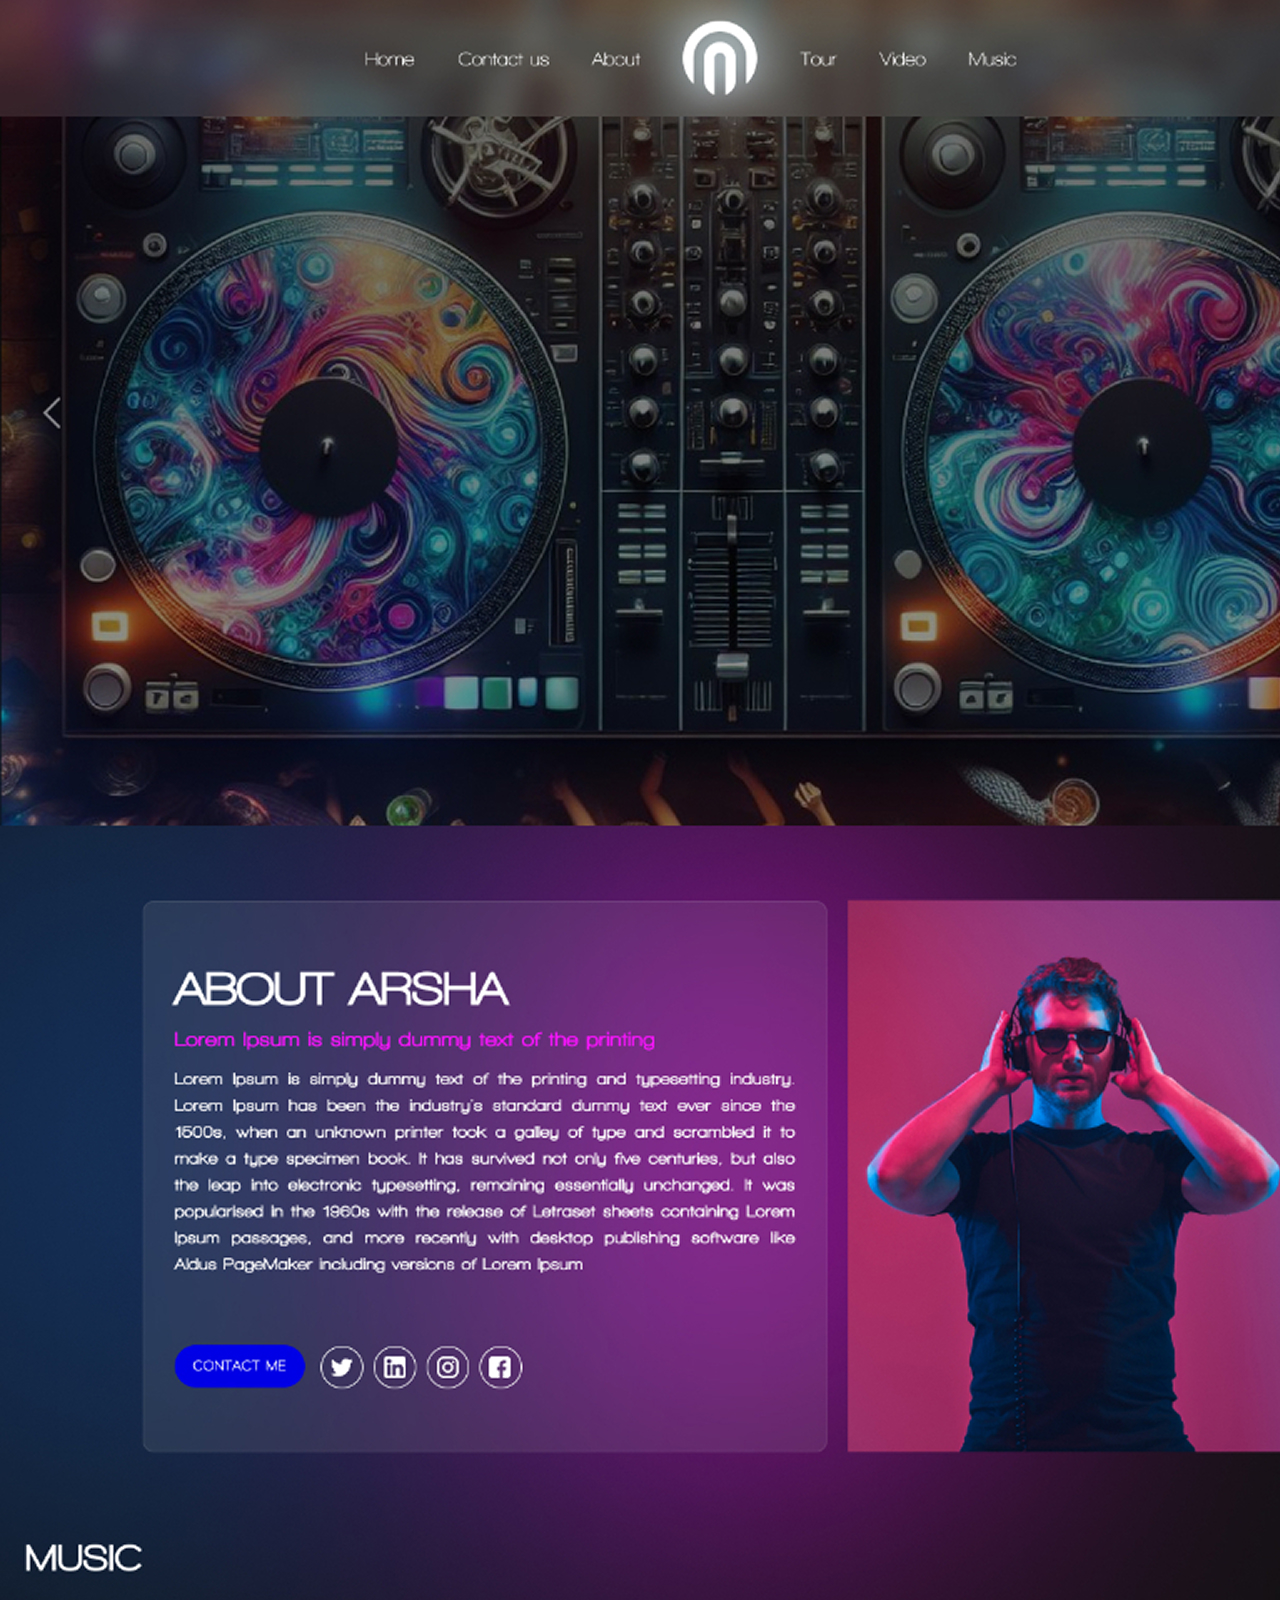
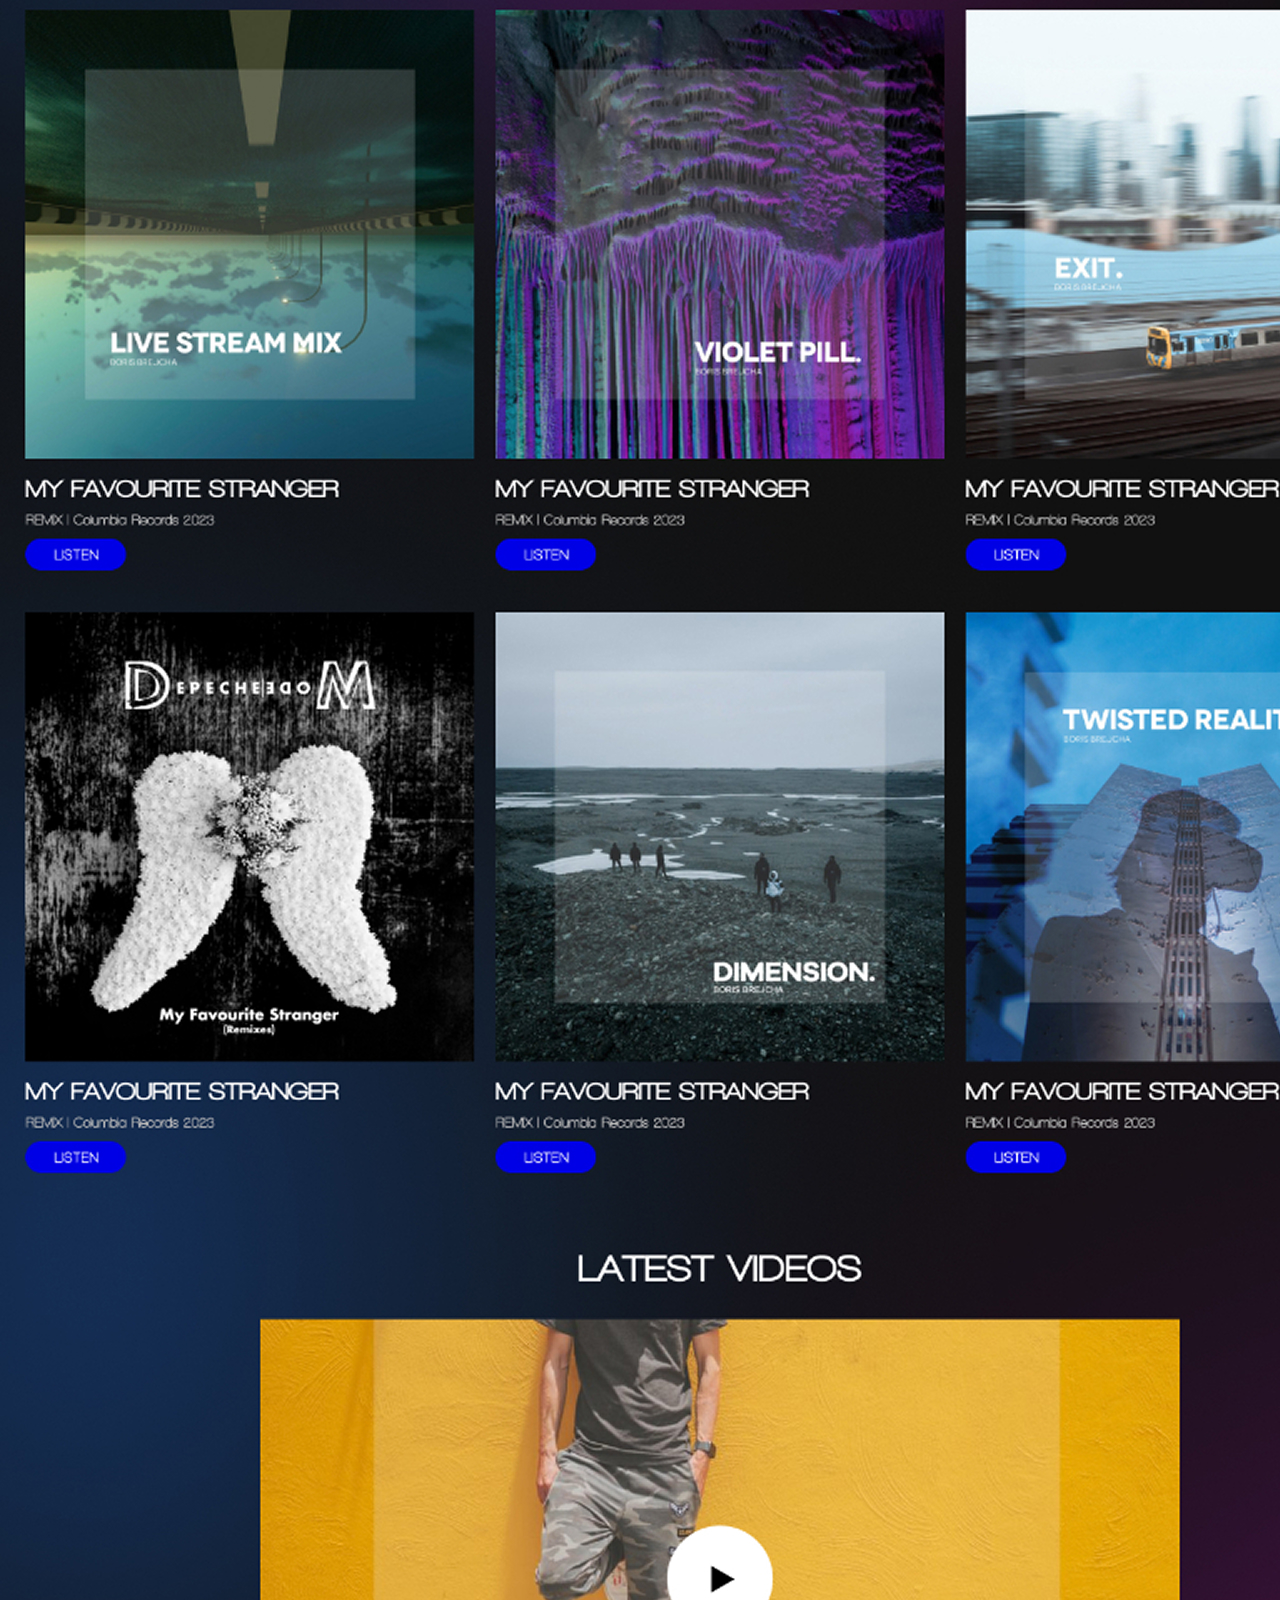
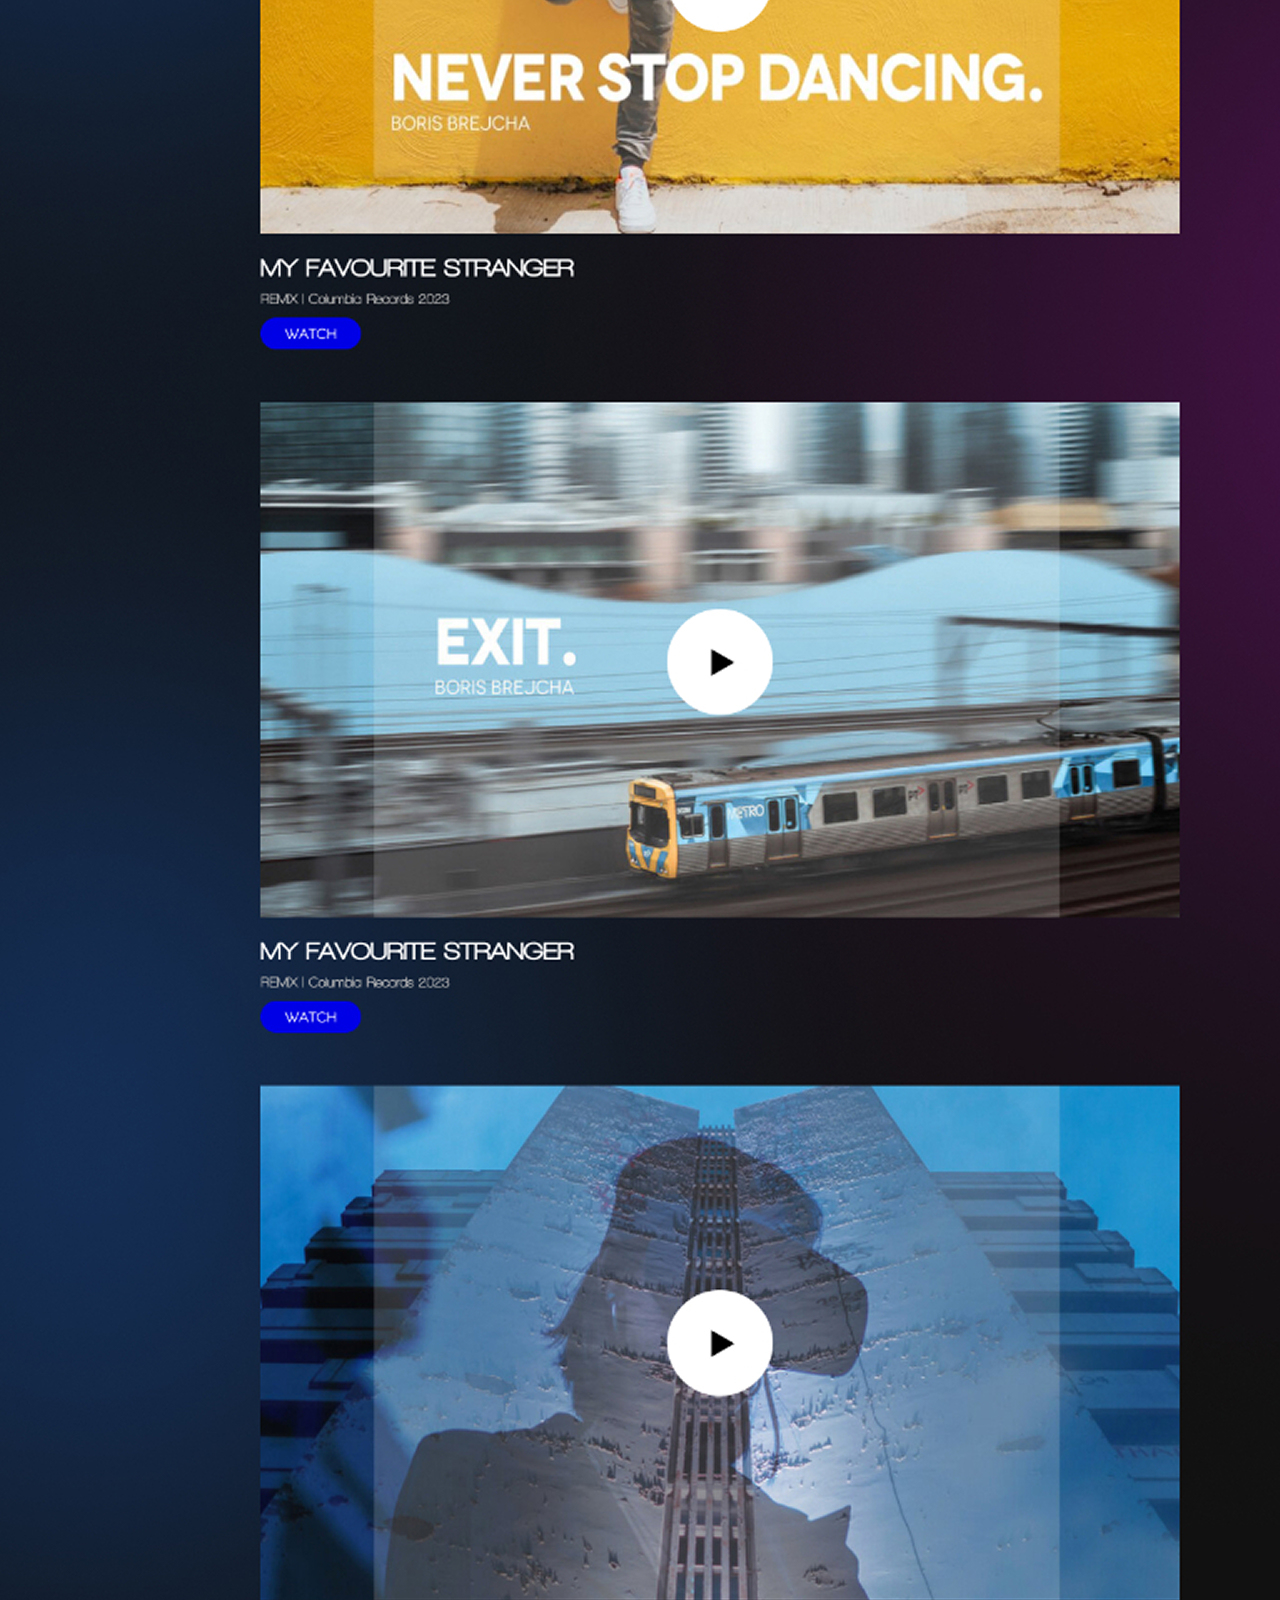
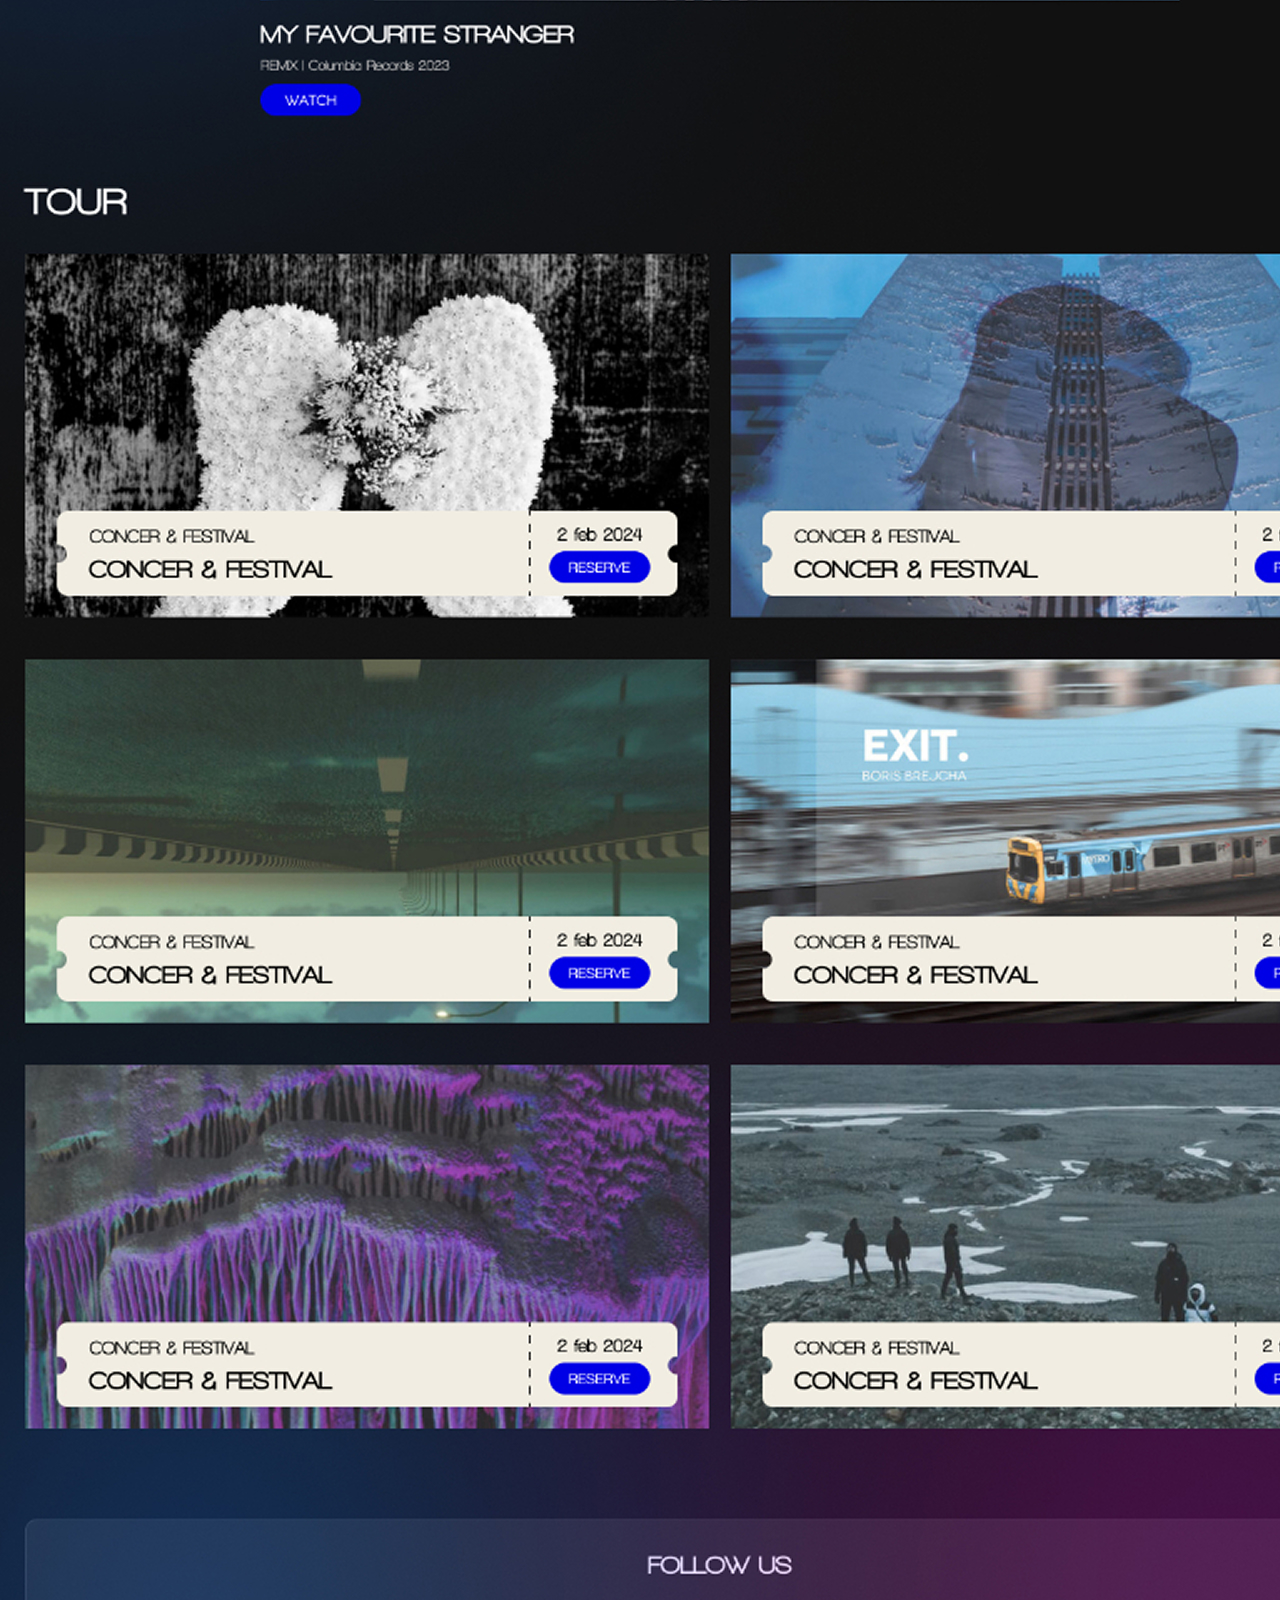
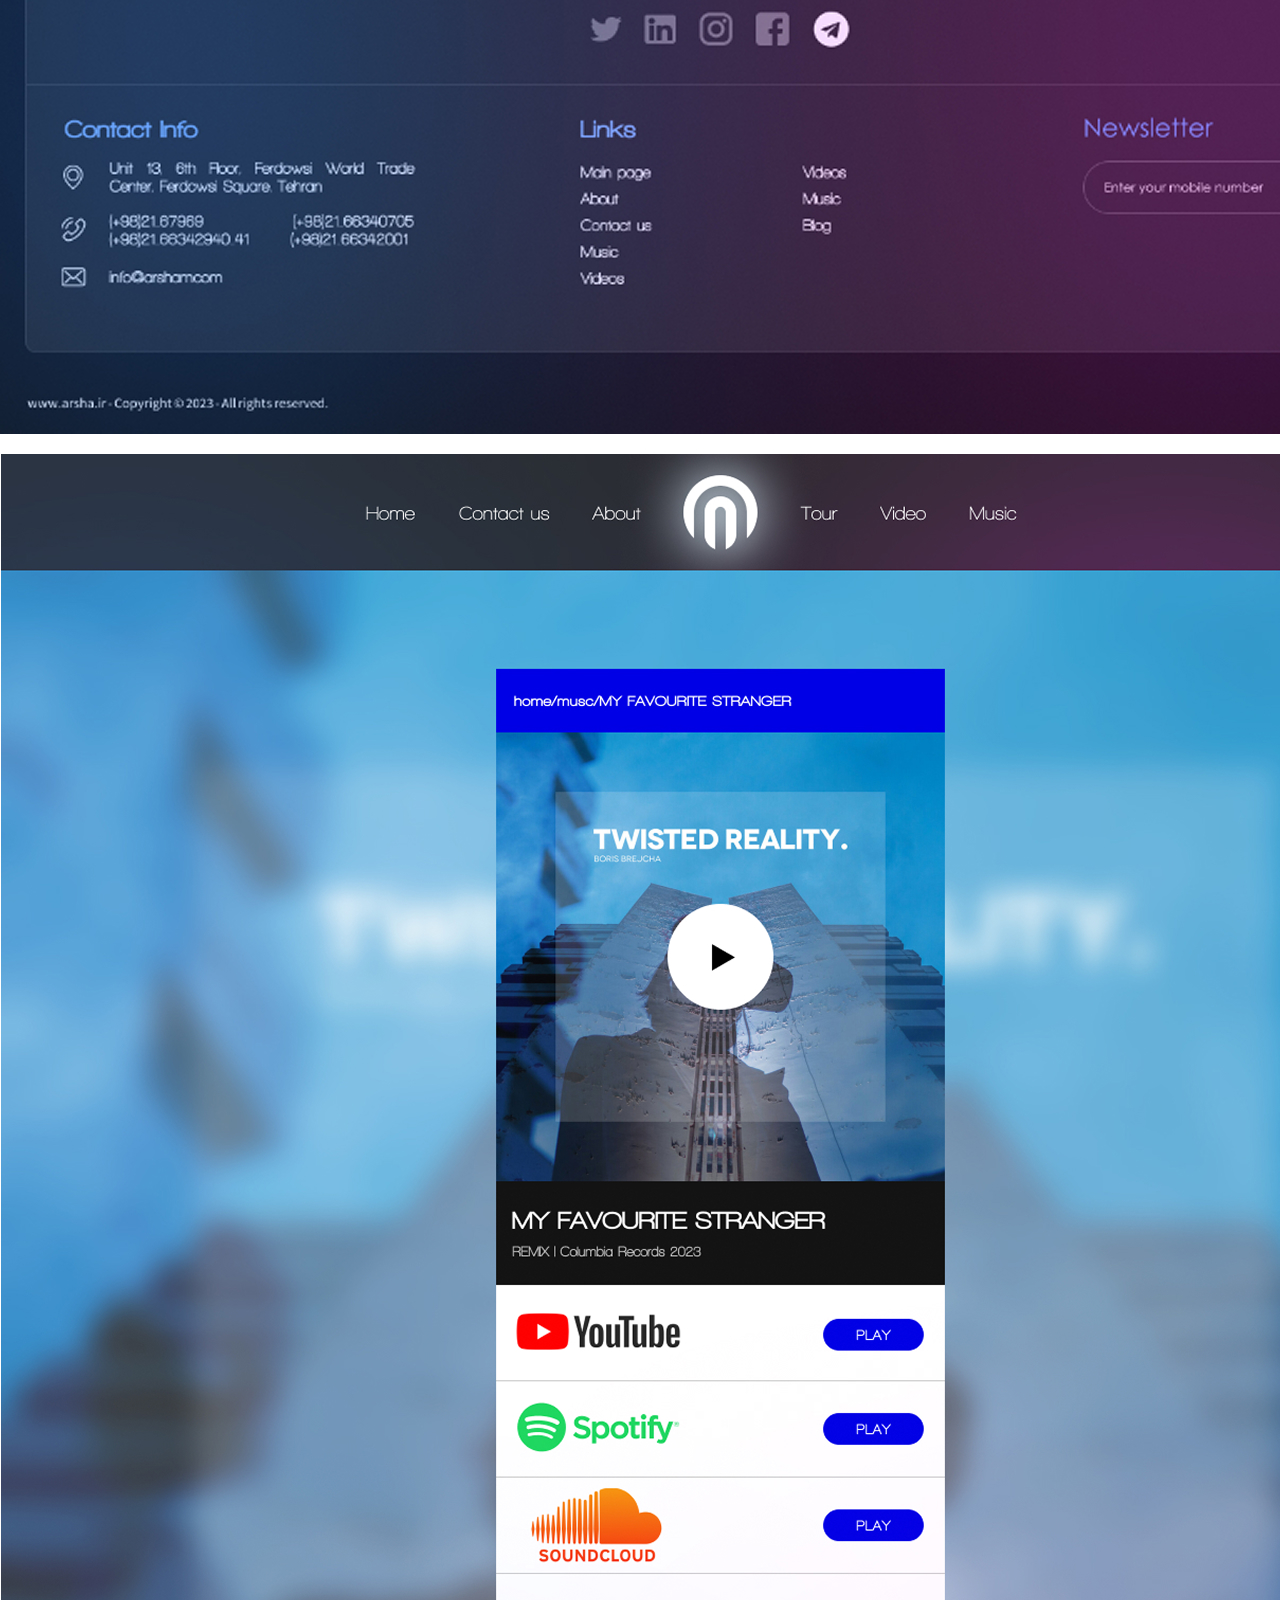
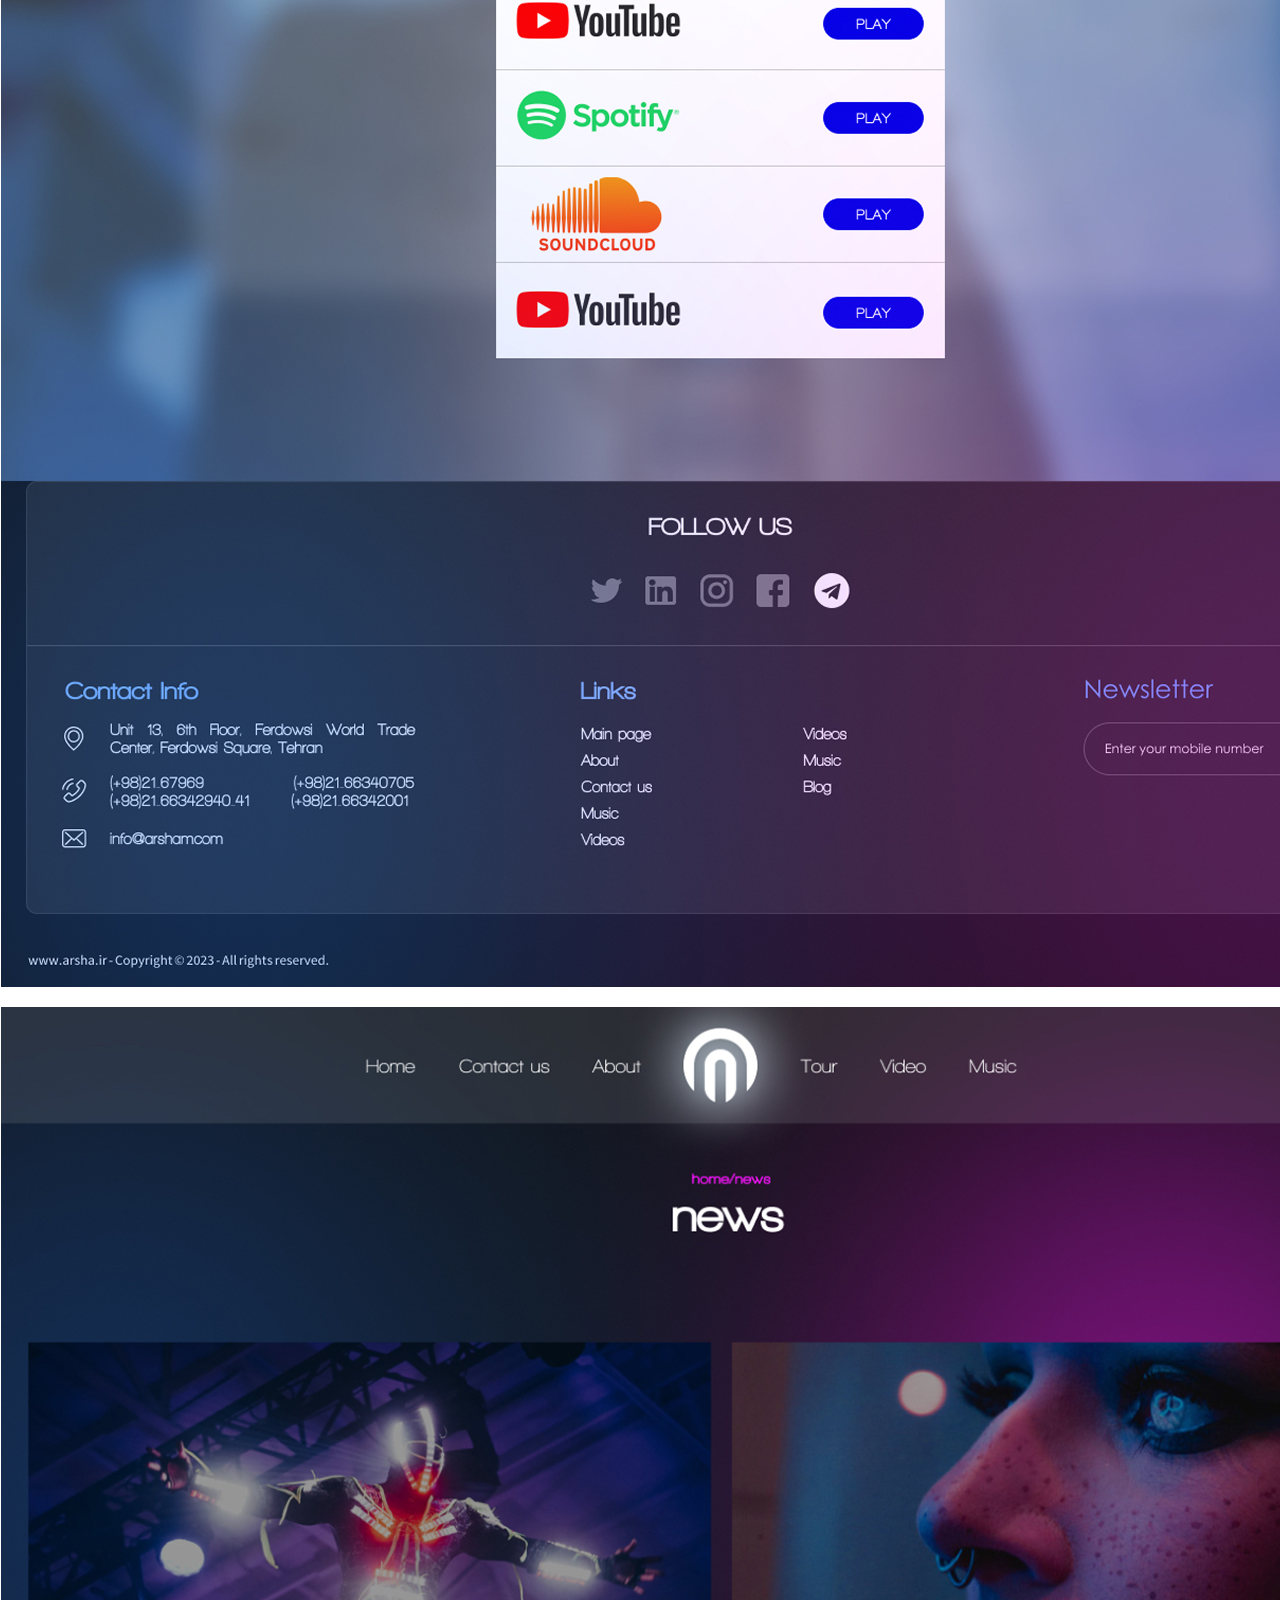
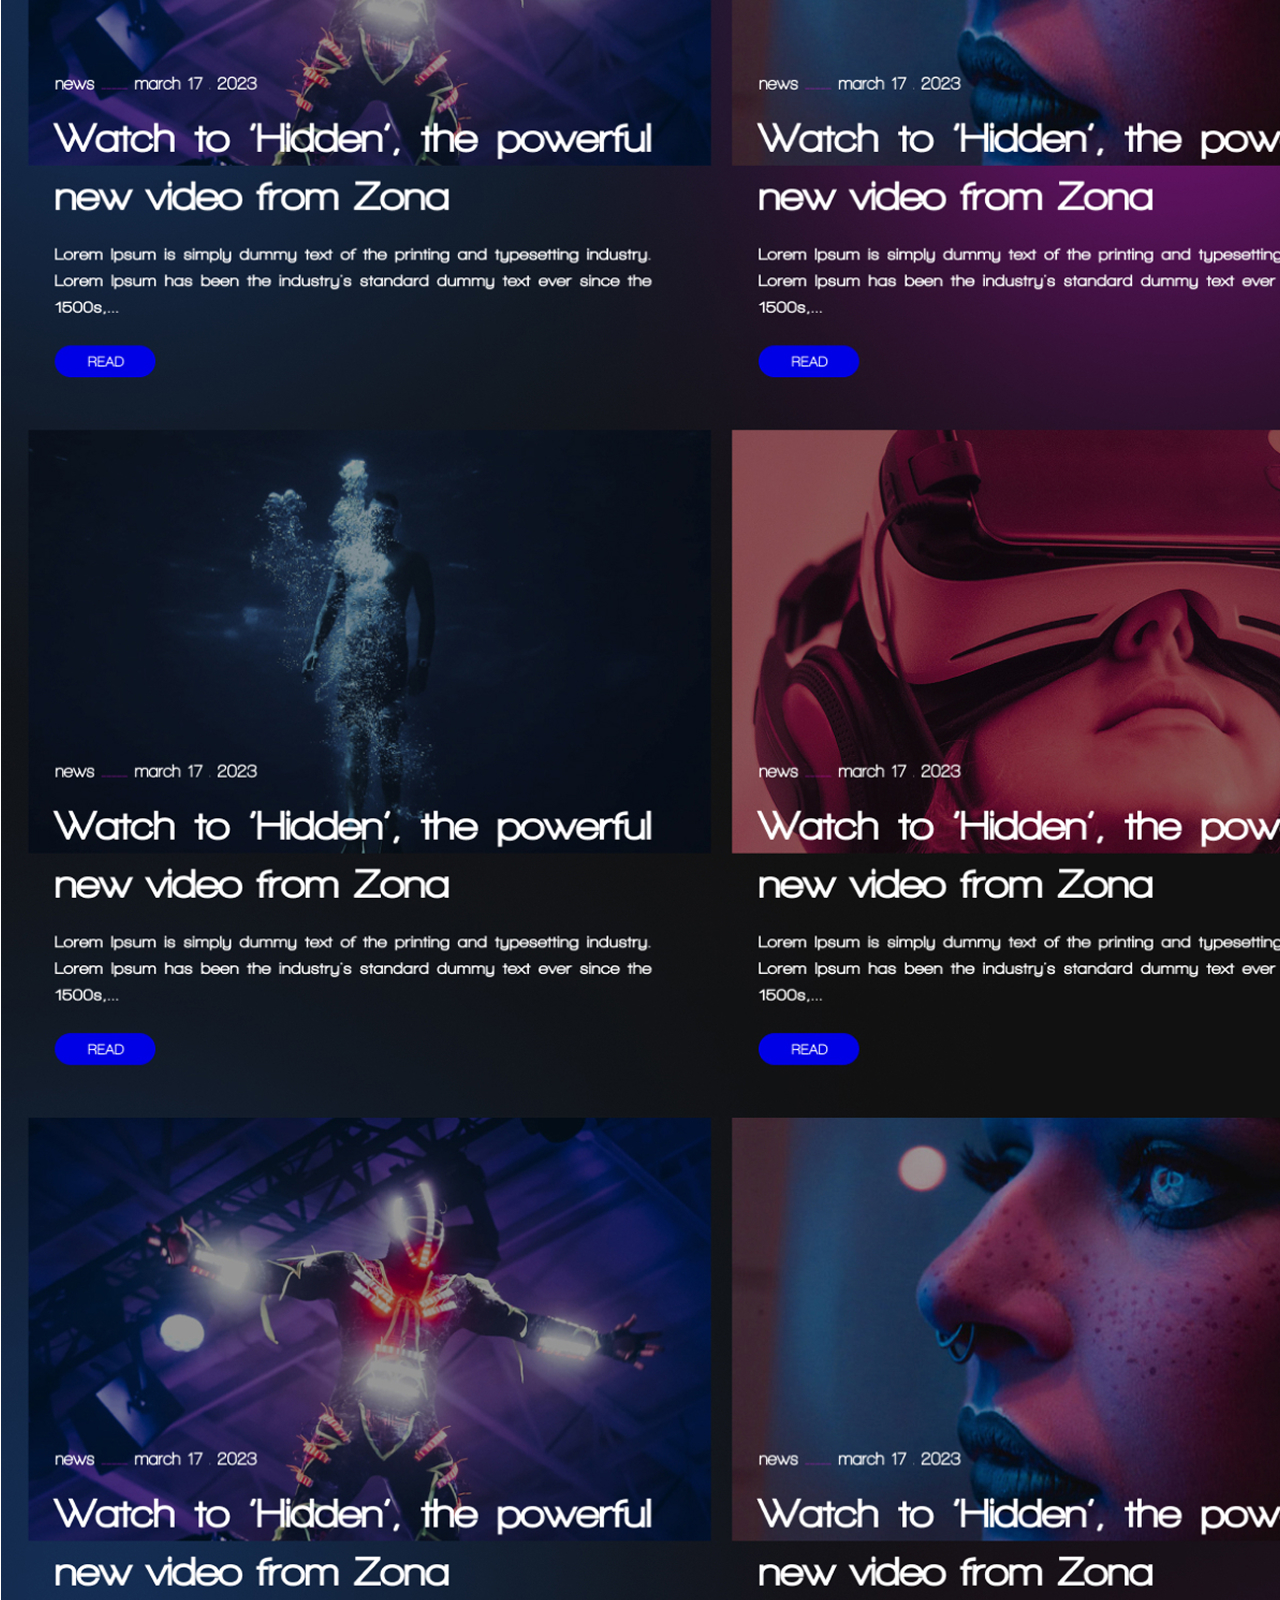
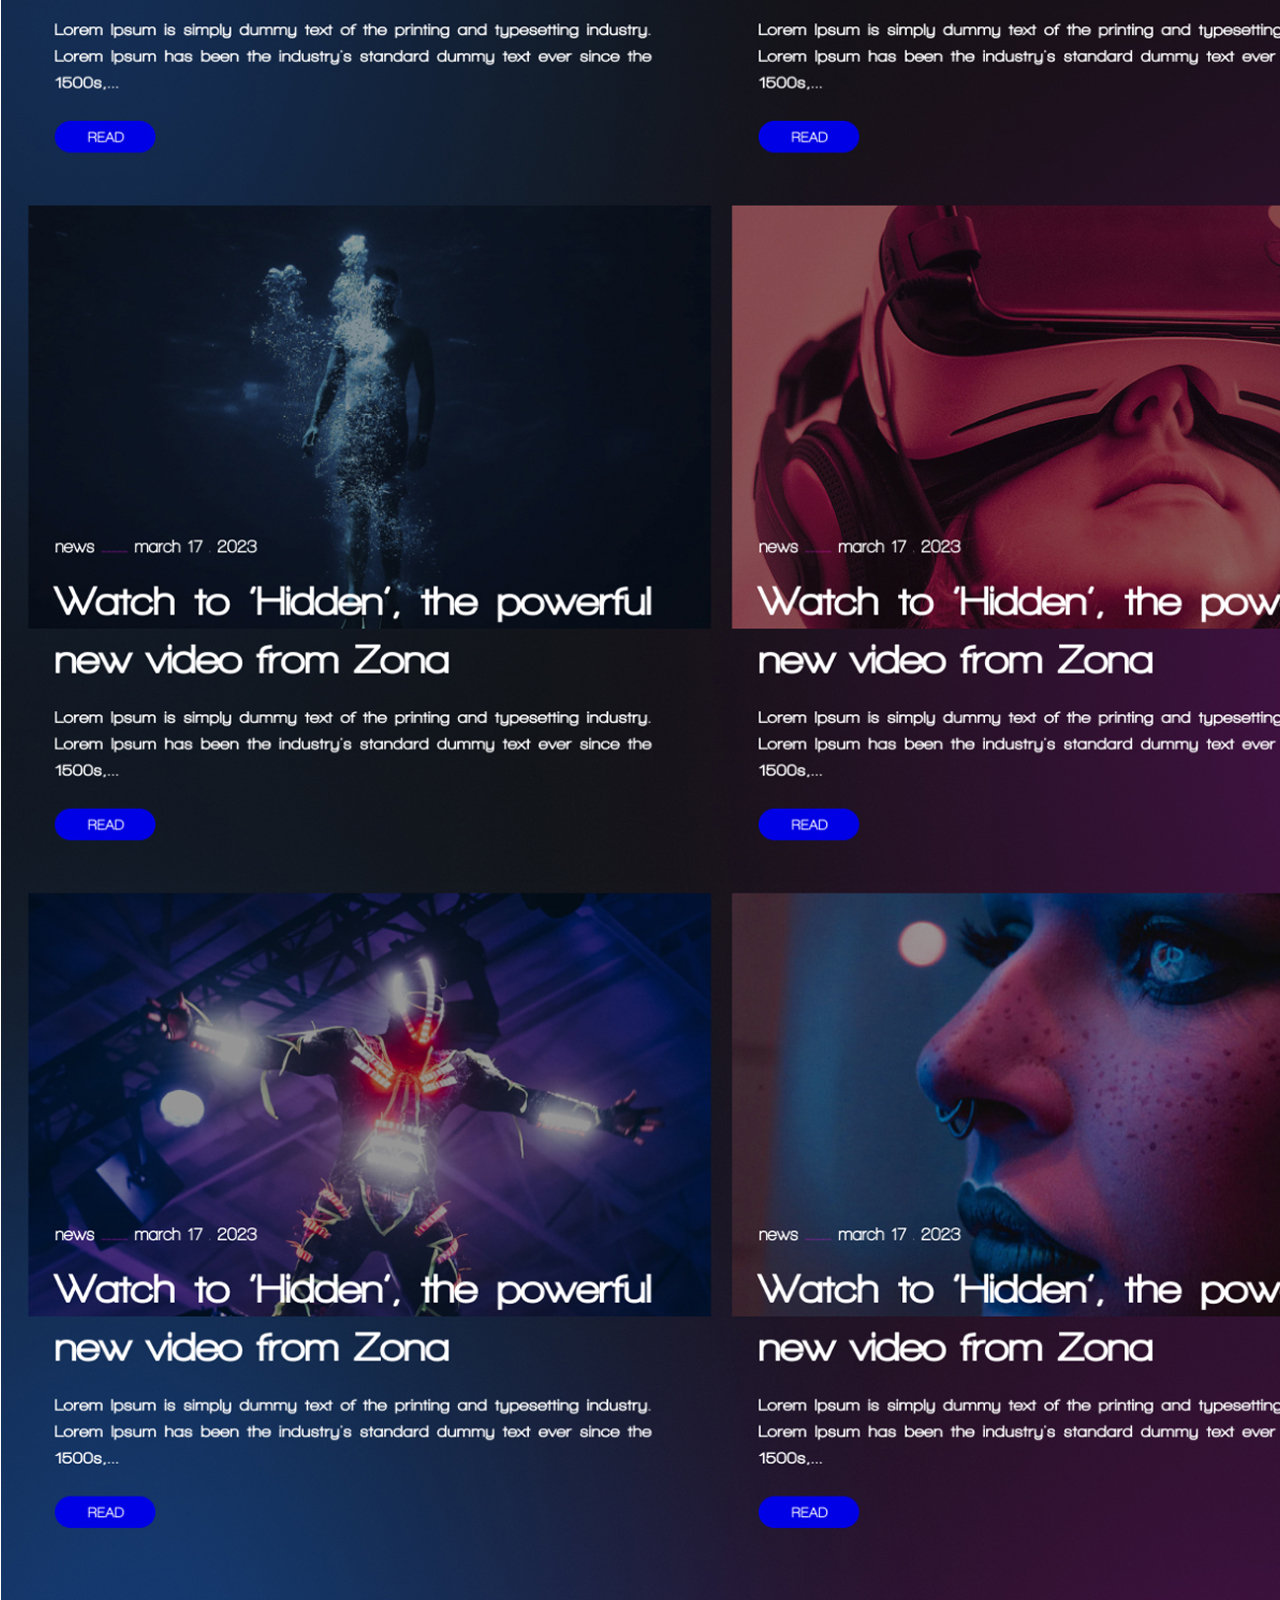
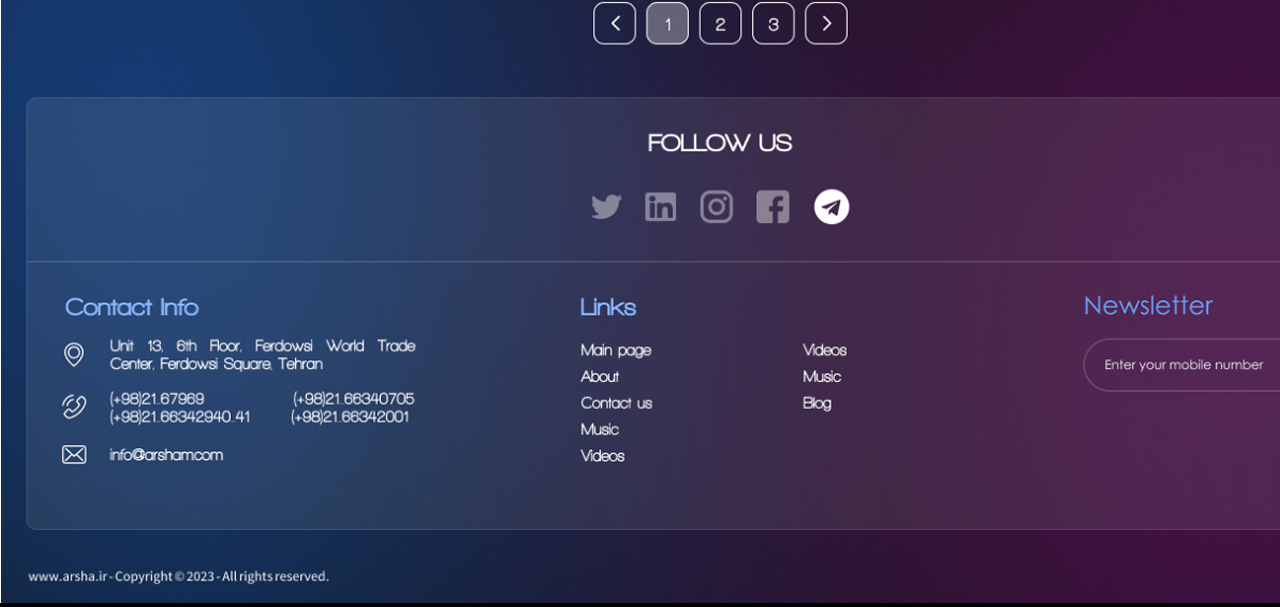
<file: aarshaa.html>
<!DOCTYPE html>
<html lang="en">
<head>
    <meta charset="UTF-8">
    <meta name="viewport" content="width=device-width, initial-scale=1.0">
    <title>AARSHA</title>
    <link rel="stylesheet" href="css/style.css">
</head>
<body style="background:#000">
    <div class="inc">
        <img src="img/aarshaa.jpg" alt="">
    </div>
</body>
</html>
</file>
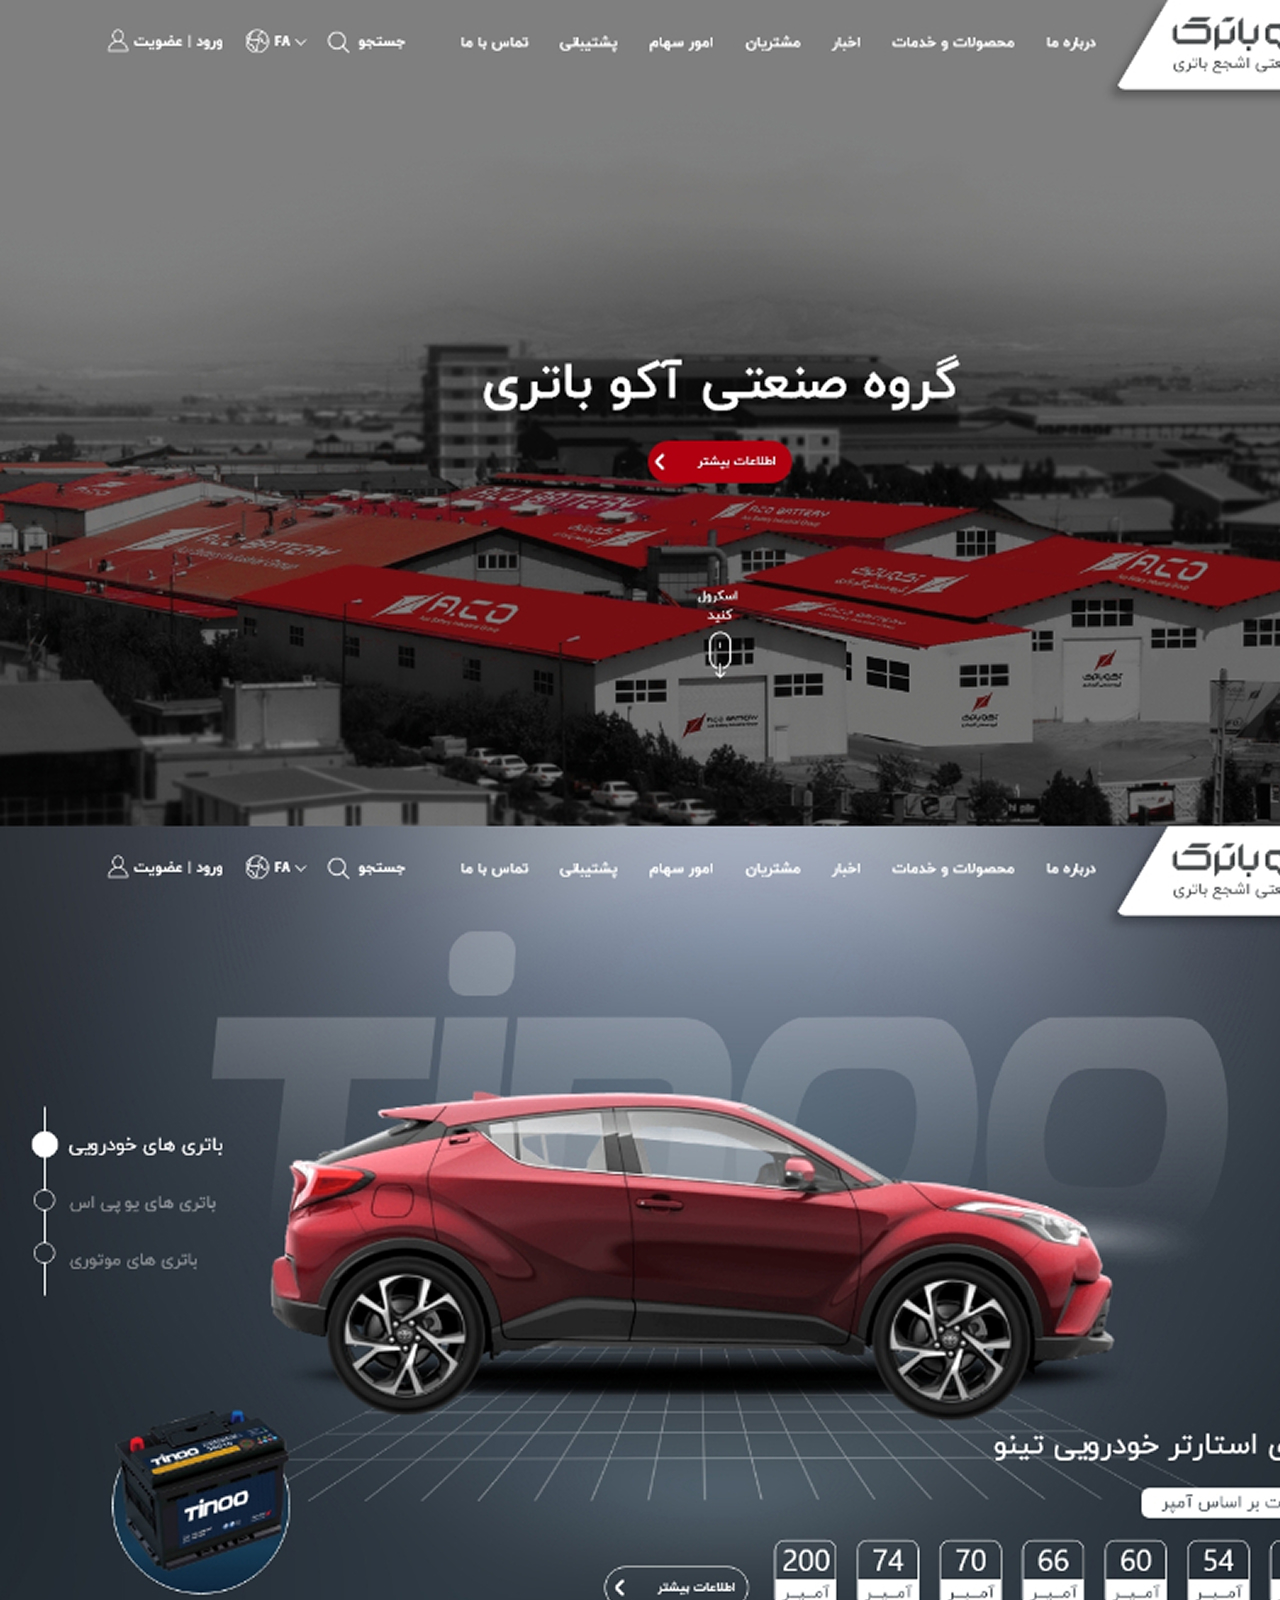
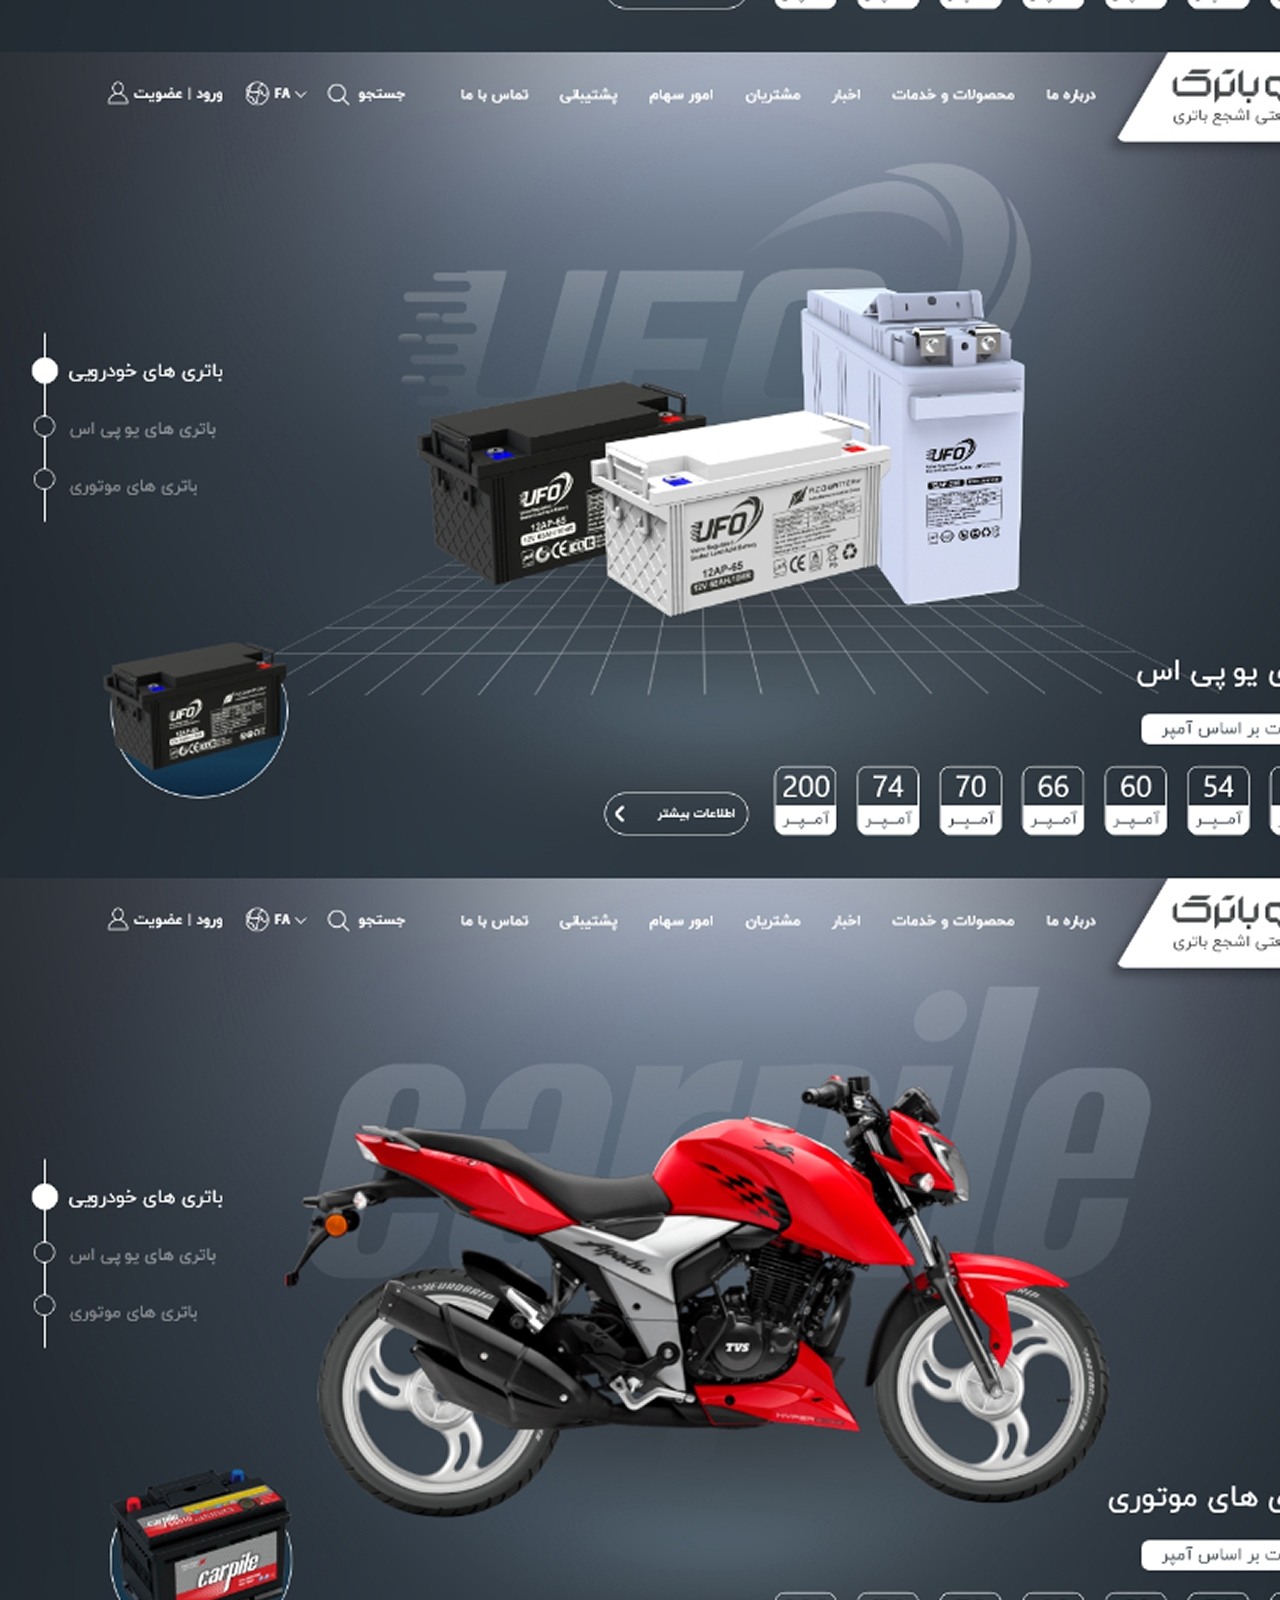
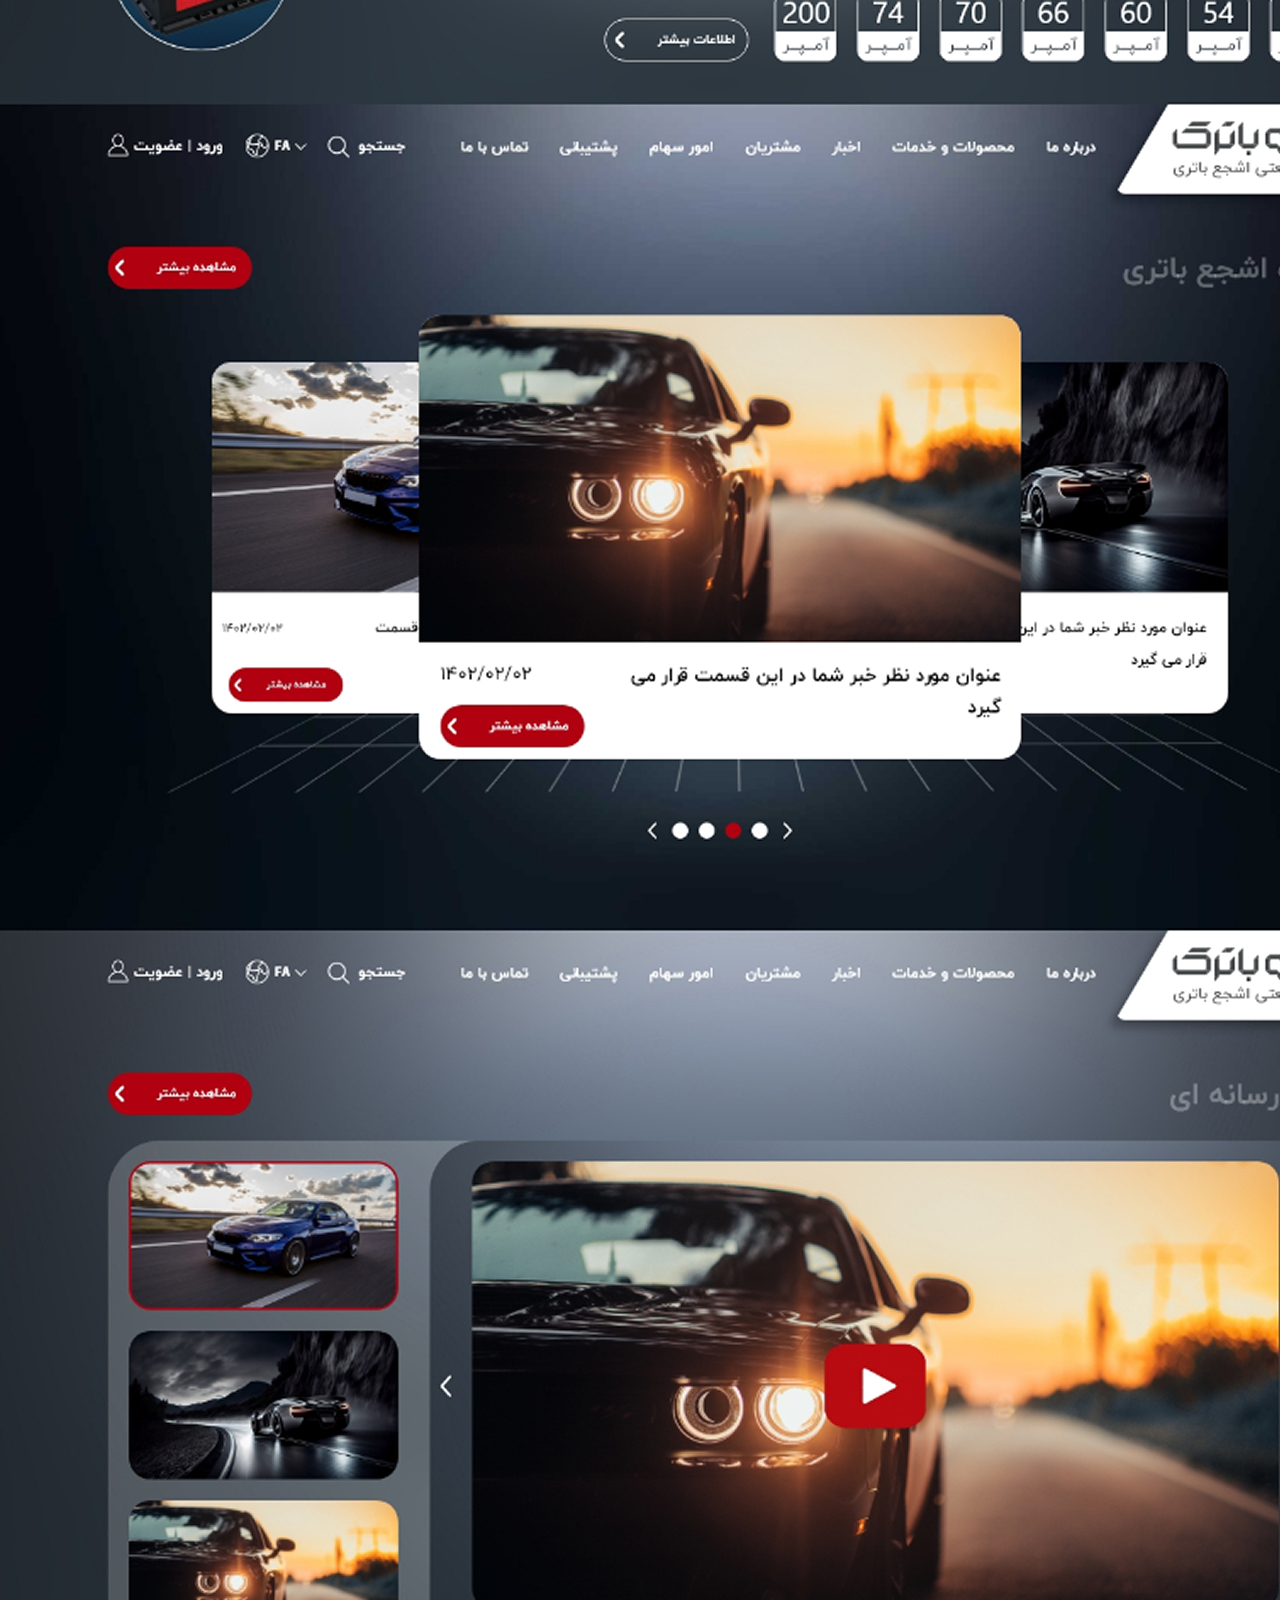
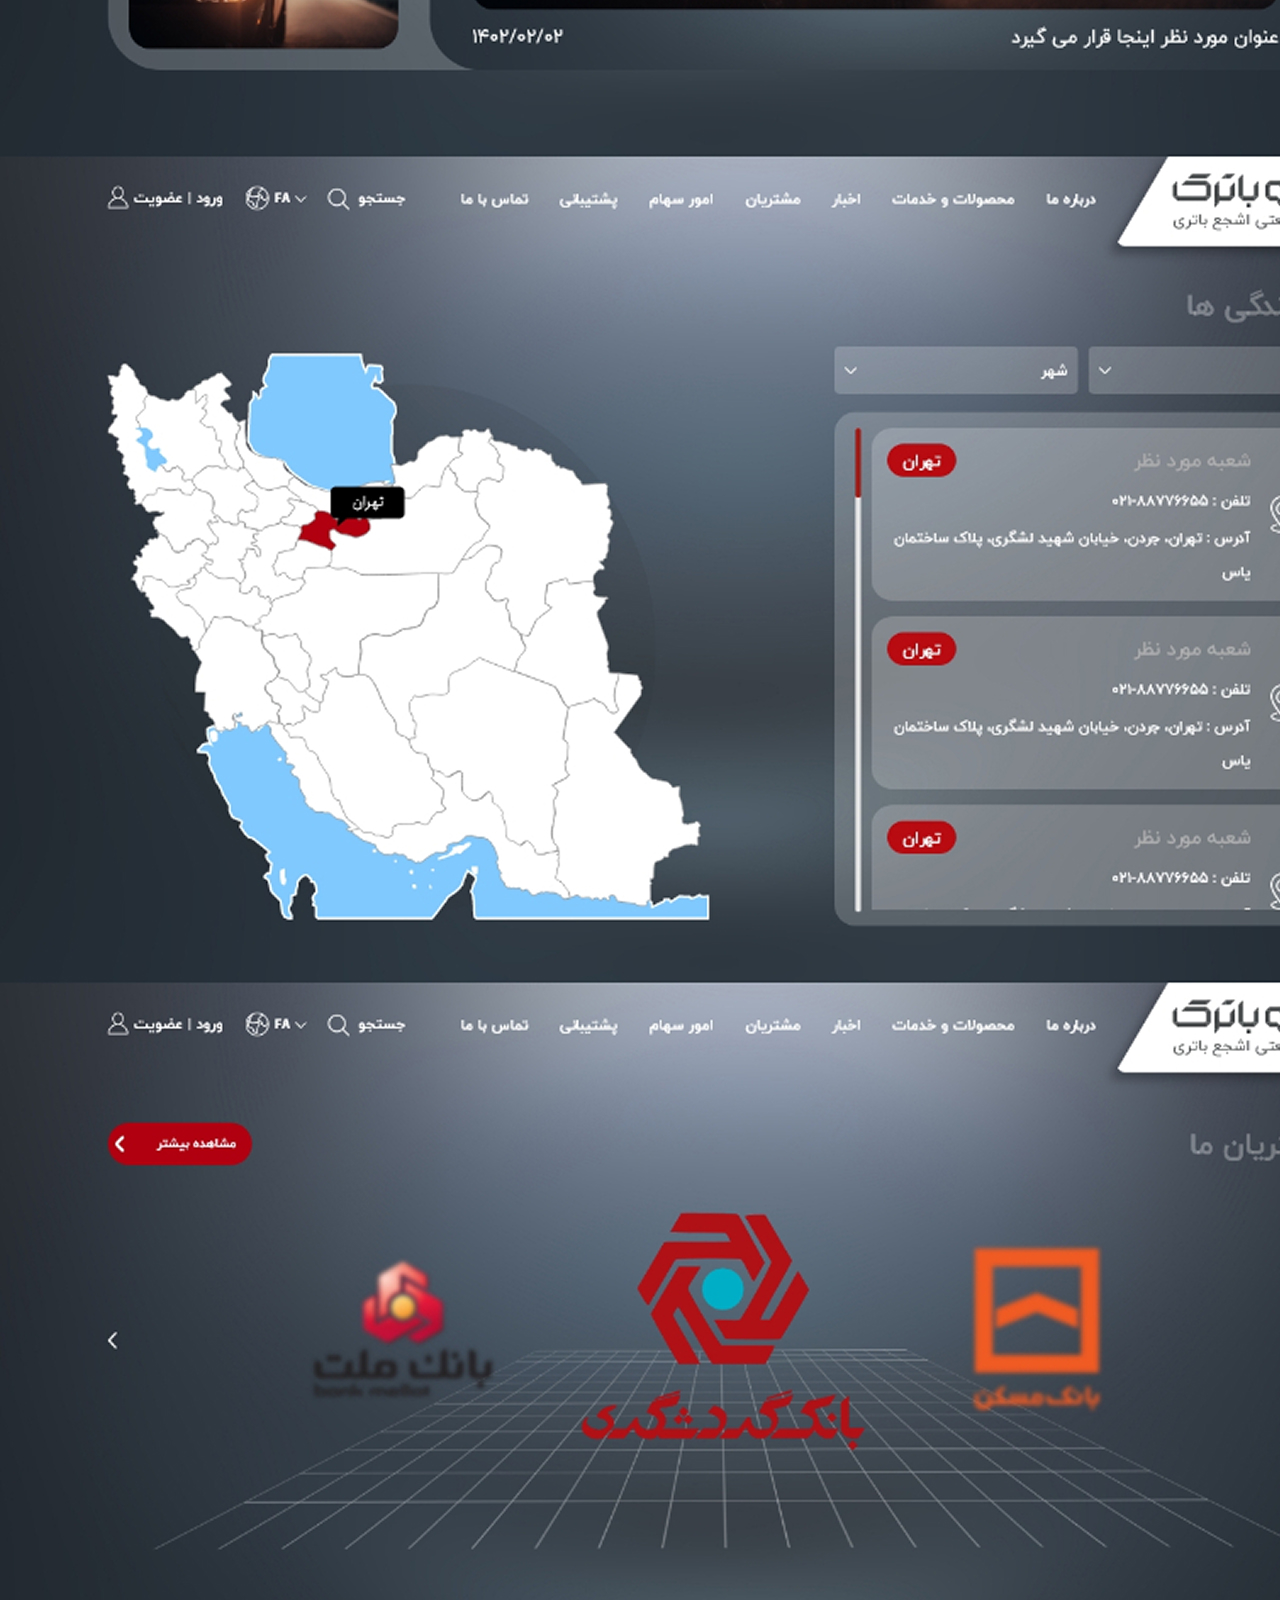
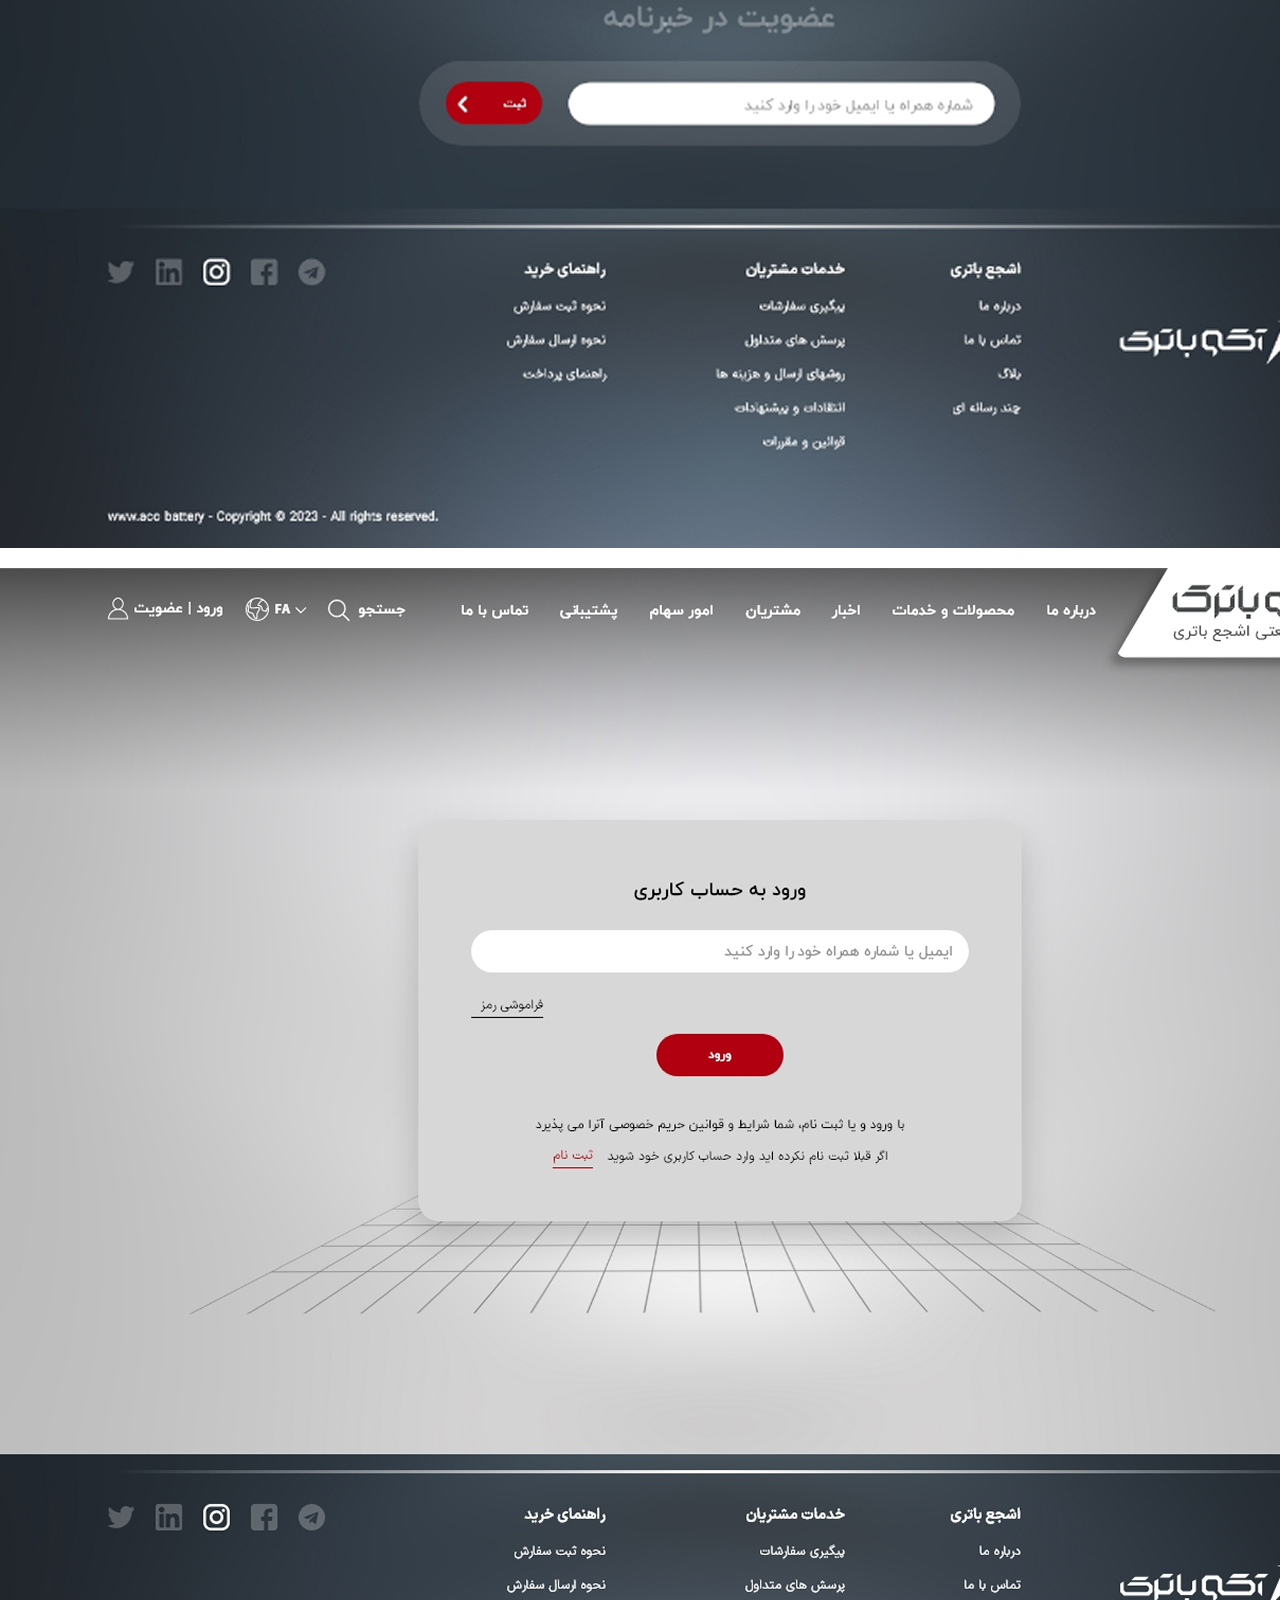
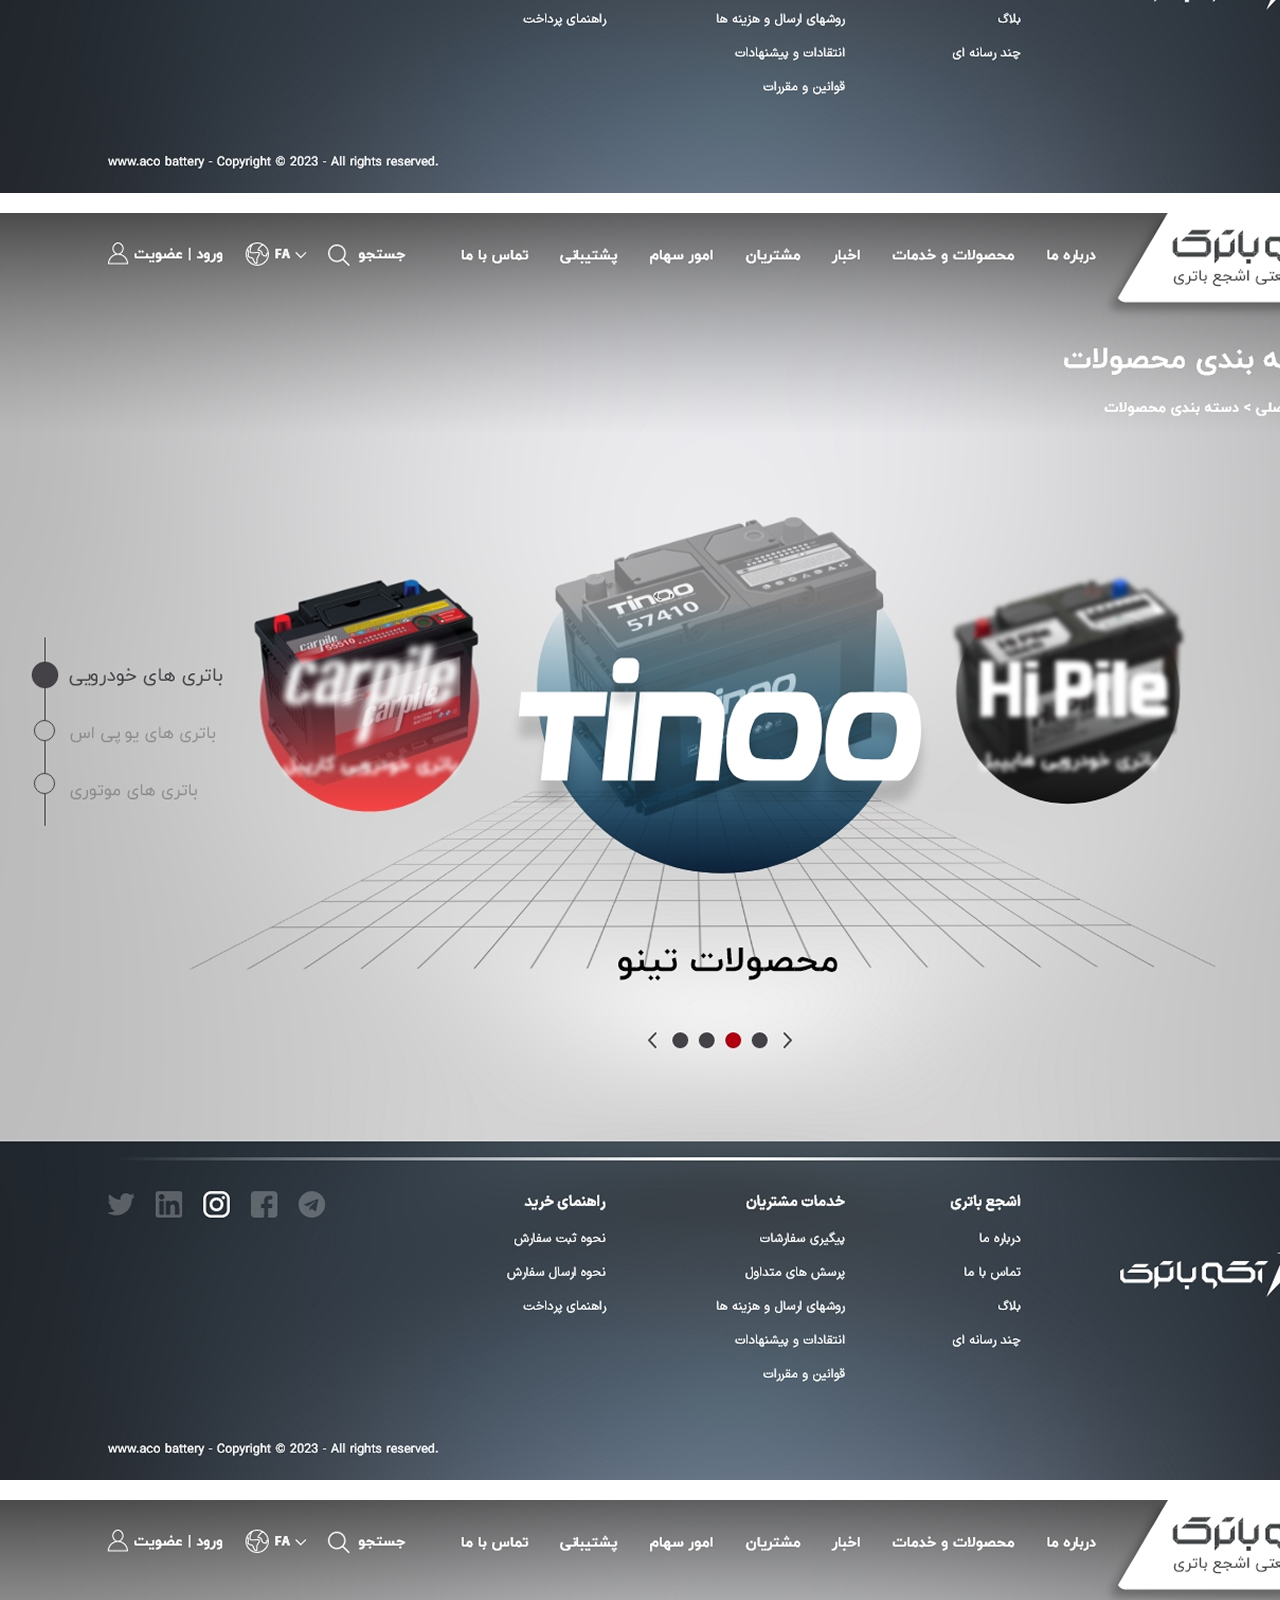
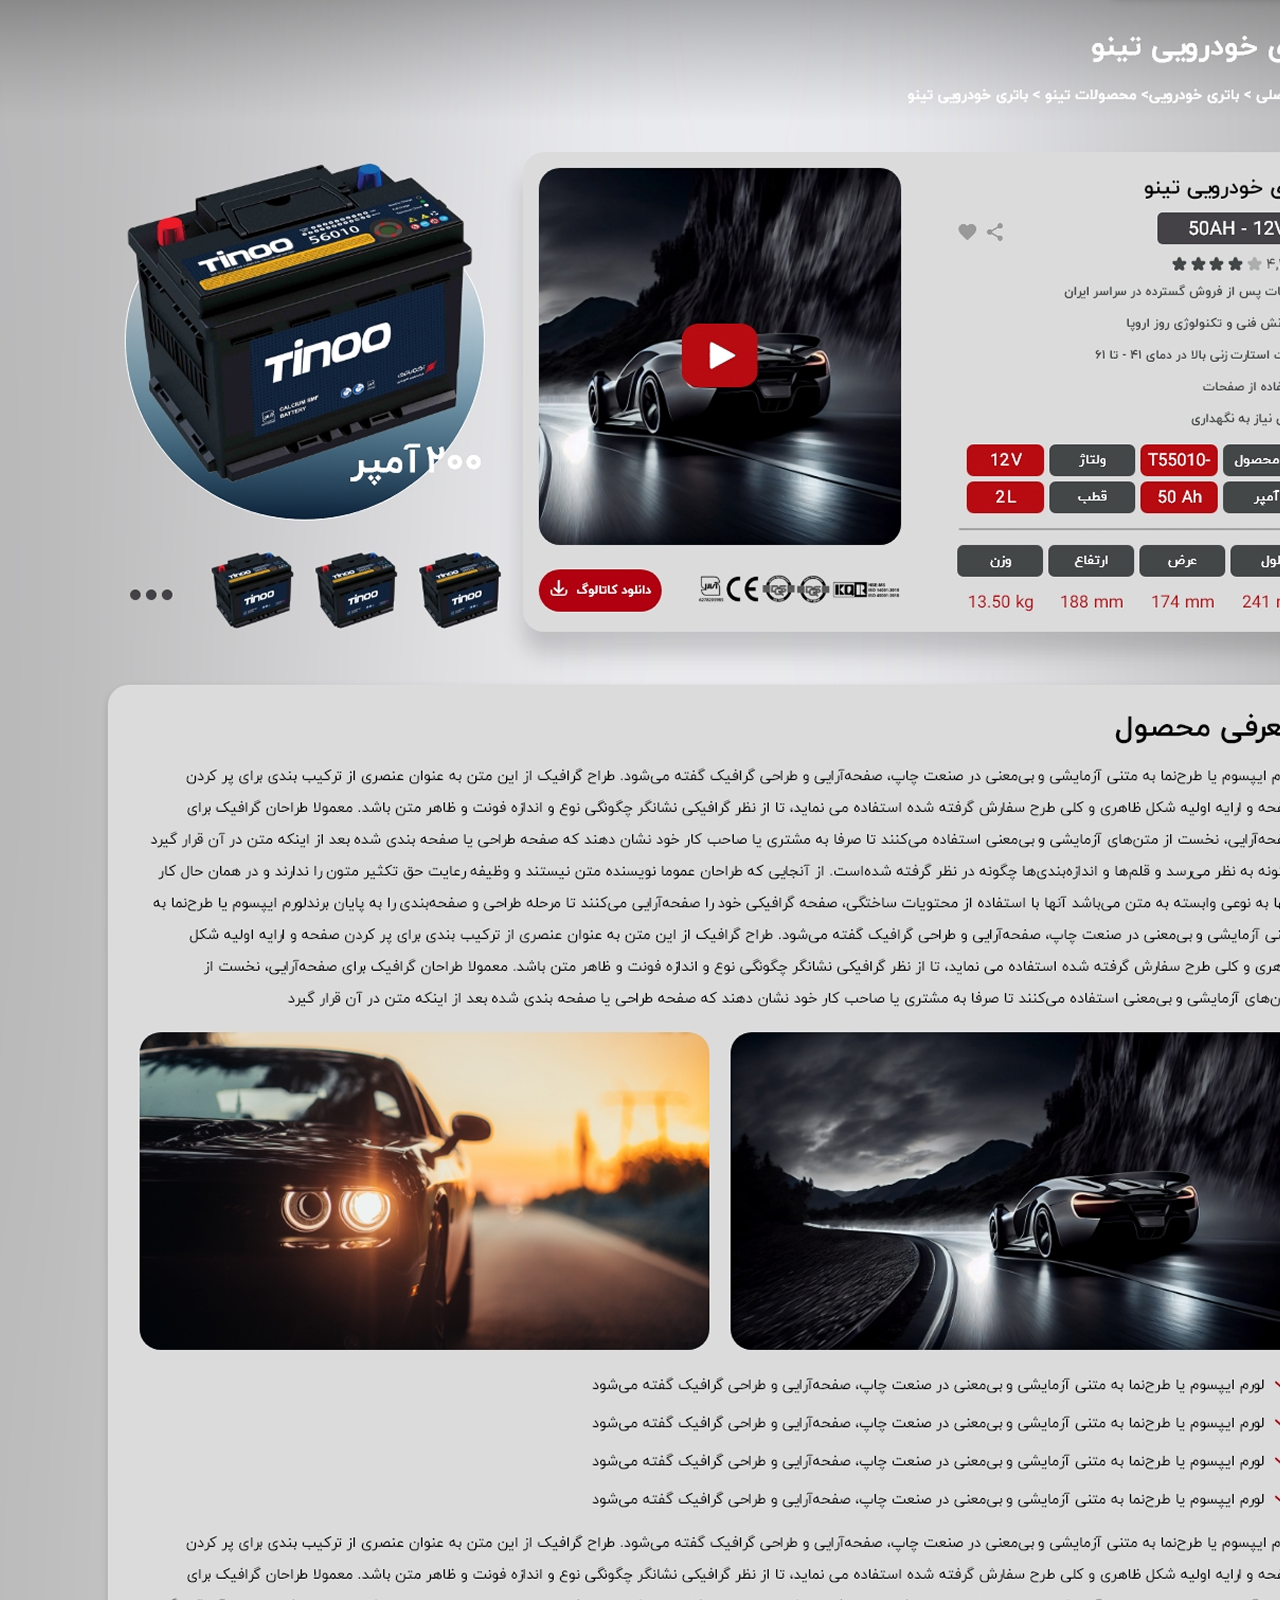
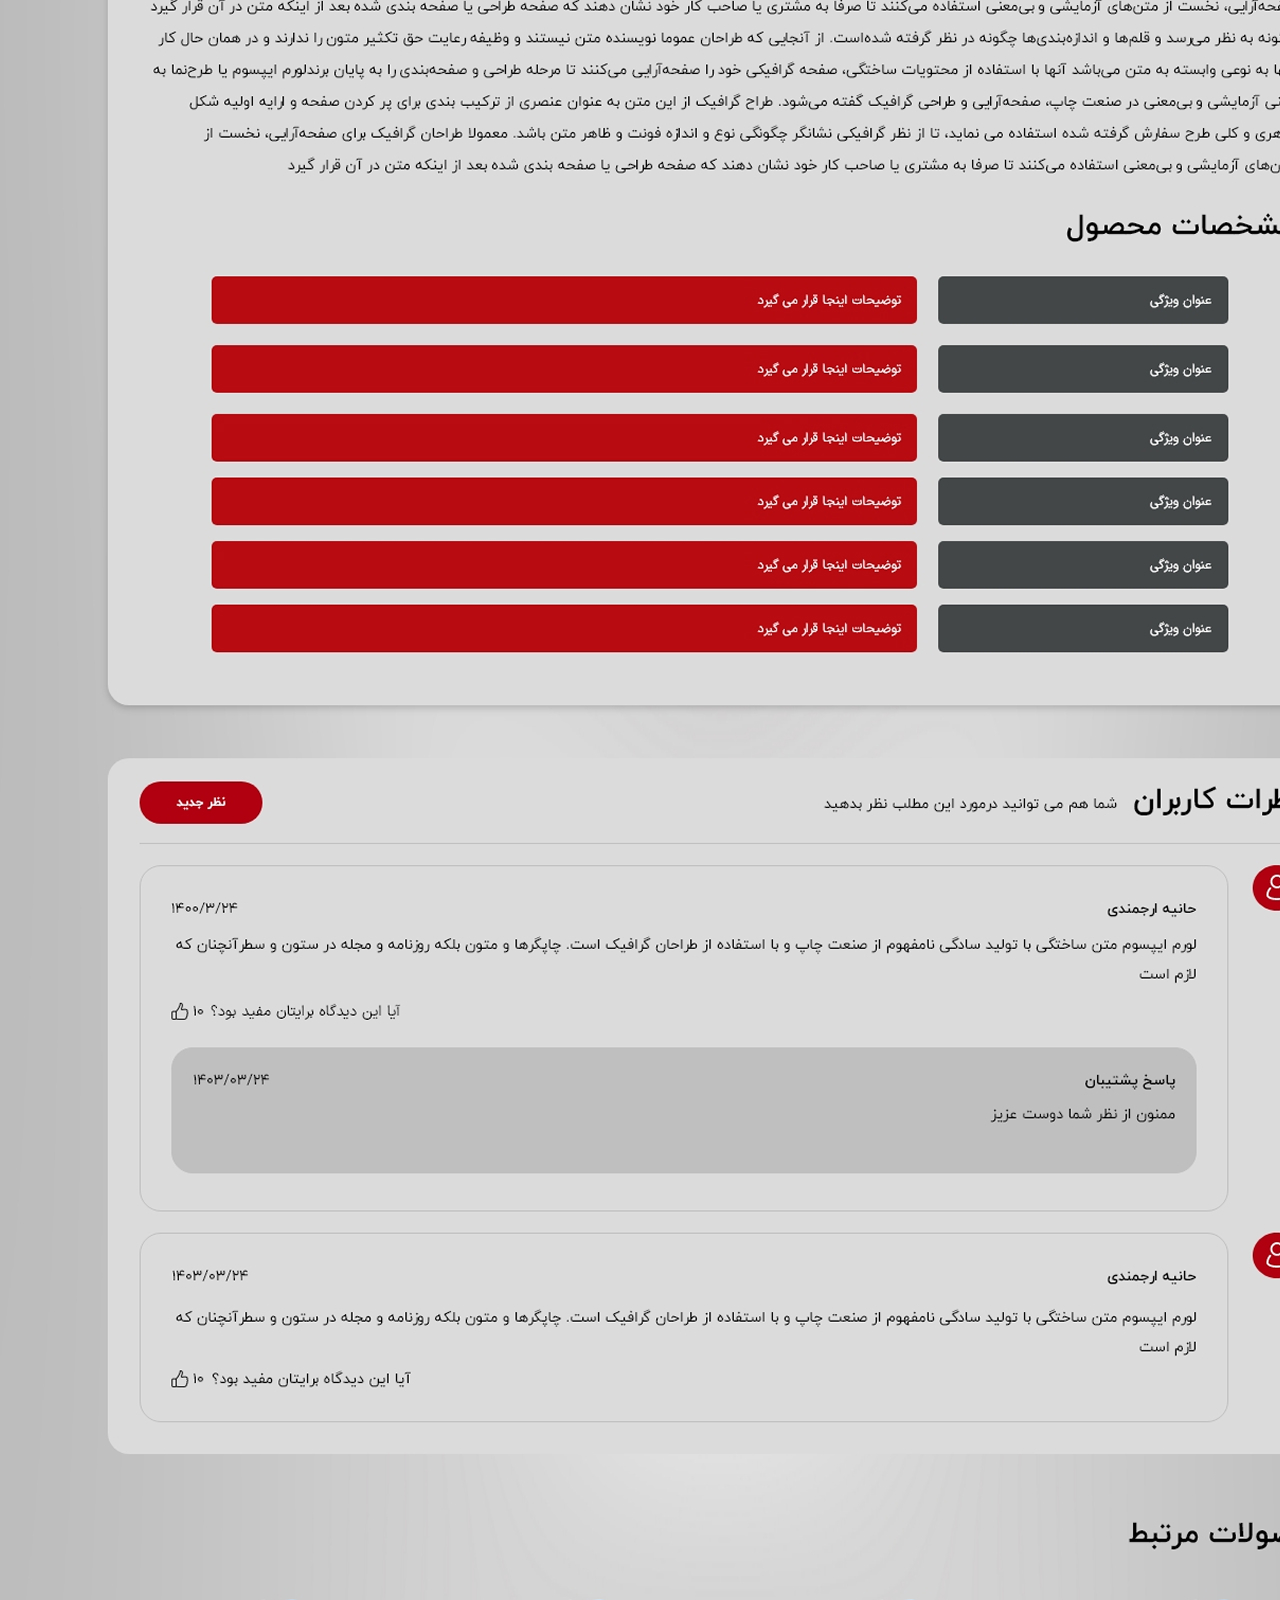
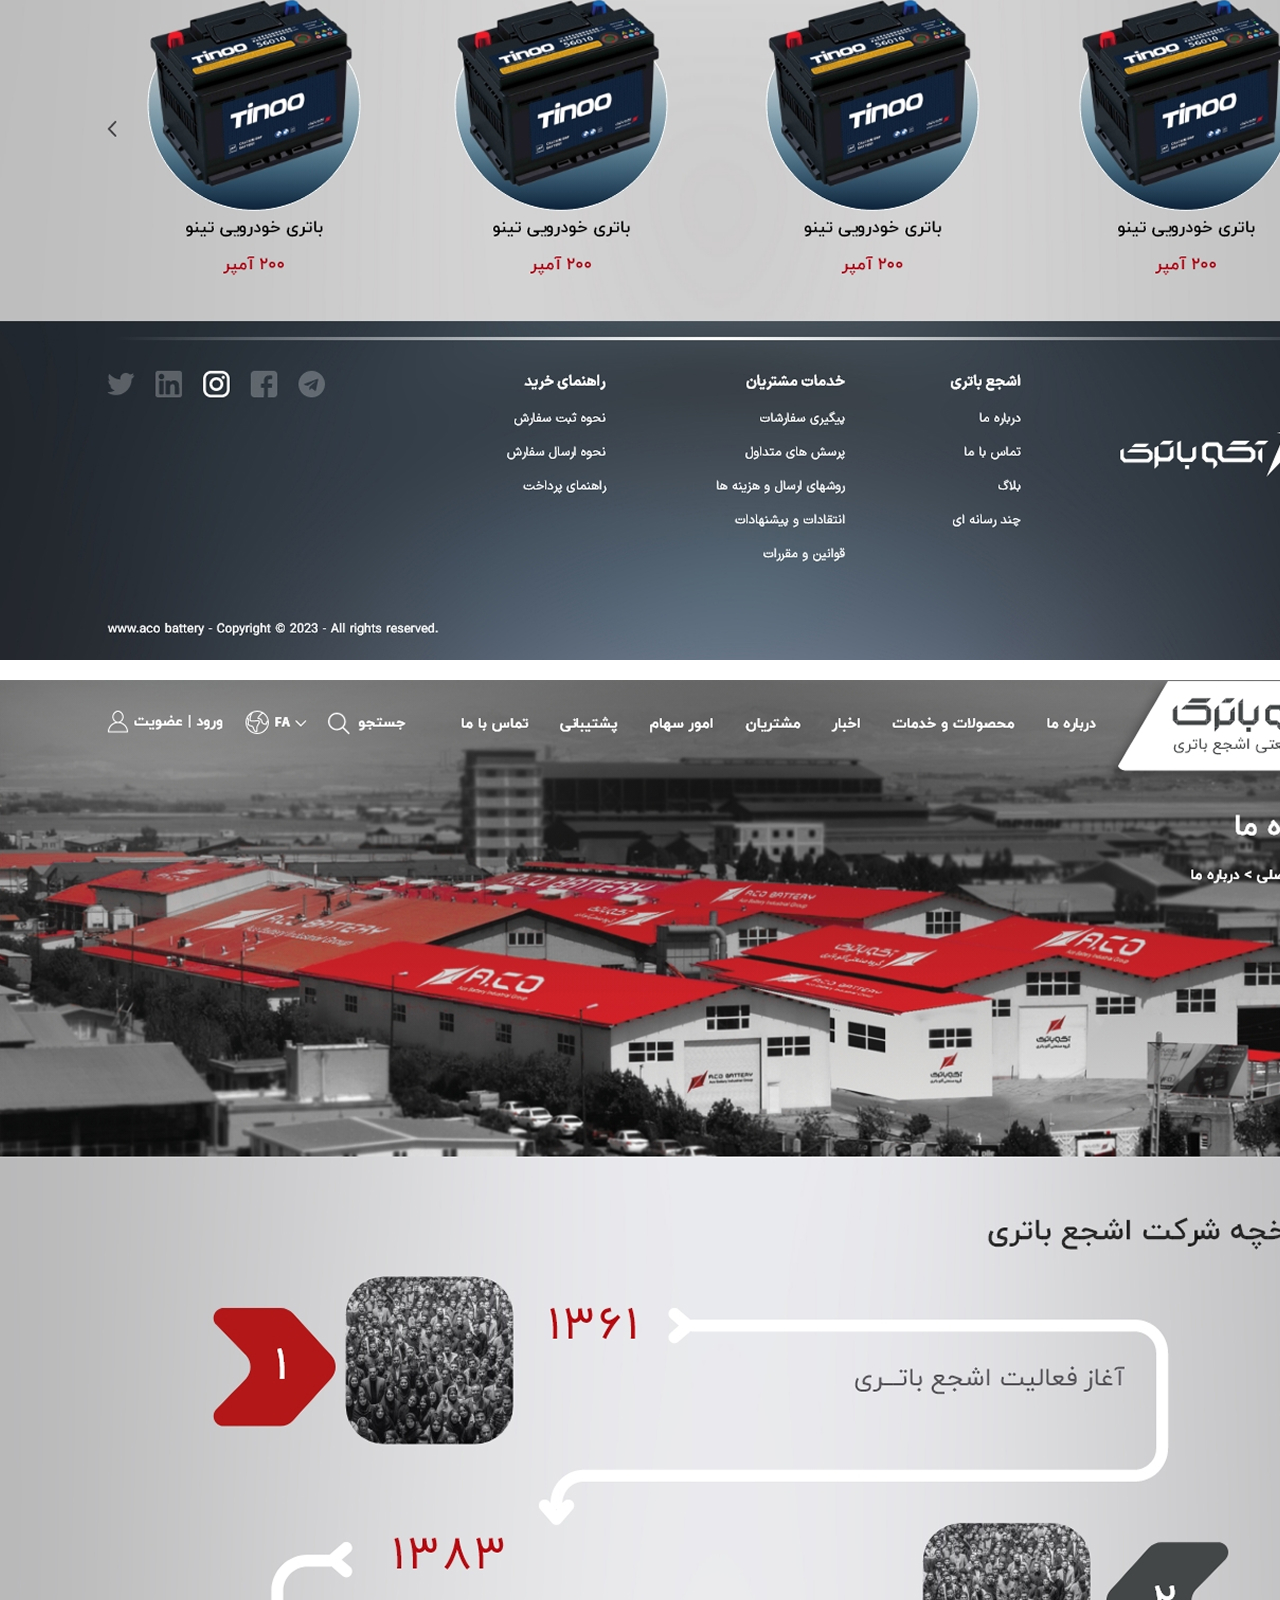
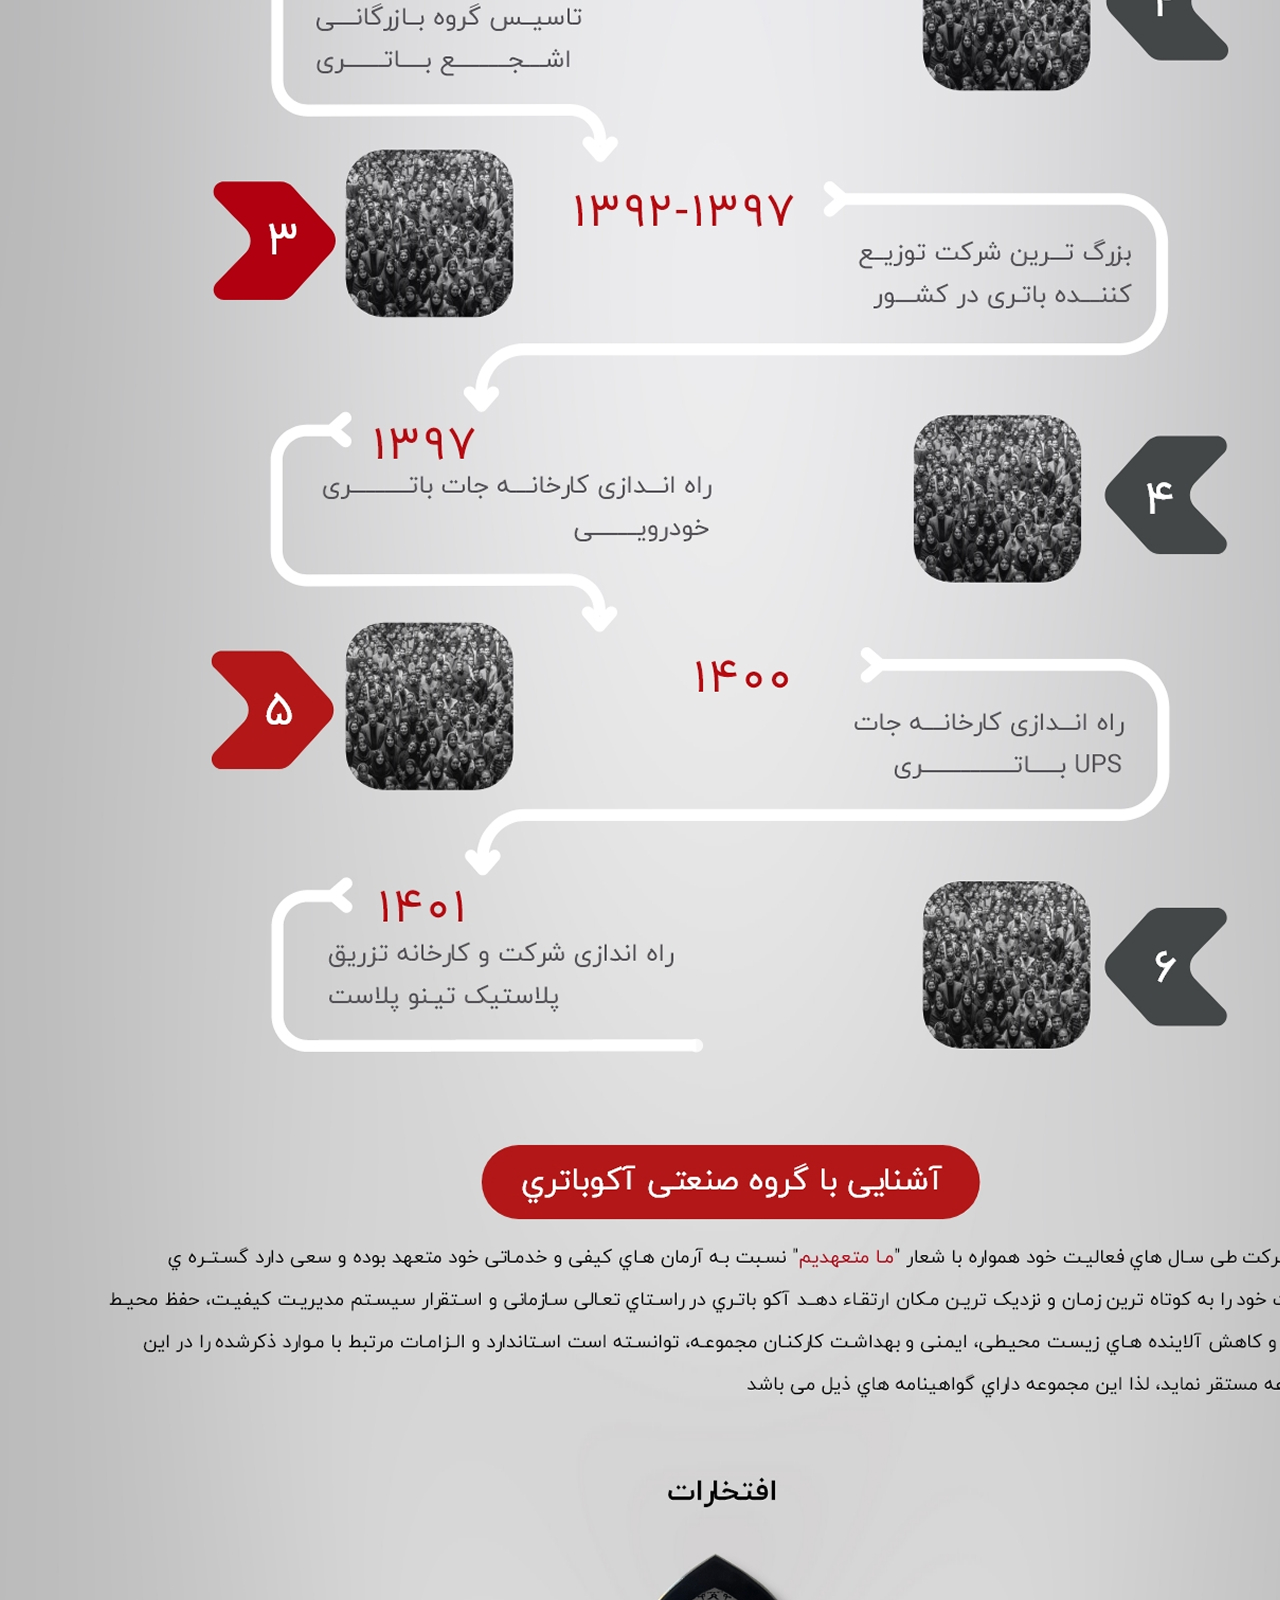
<file: acoBattery.html>
<!DOCTYPE html>
<html lang="en">
<head>
    <meta charset="UTF-8">
    <meta name="viewport" content="width=device-width, initial-scale=1.0">
    <title>ACO BATTERY</title>
    <link rel="stylesheet" href="css/style.css">
</head>
<body style="background:#000">
    <div class="inc">
        <img src="img/aco.jpg" alt="">
    </div>
</body>
</html>
</file>
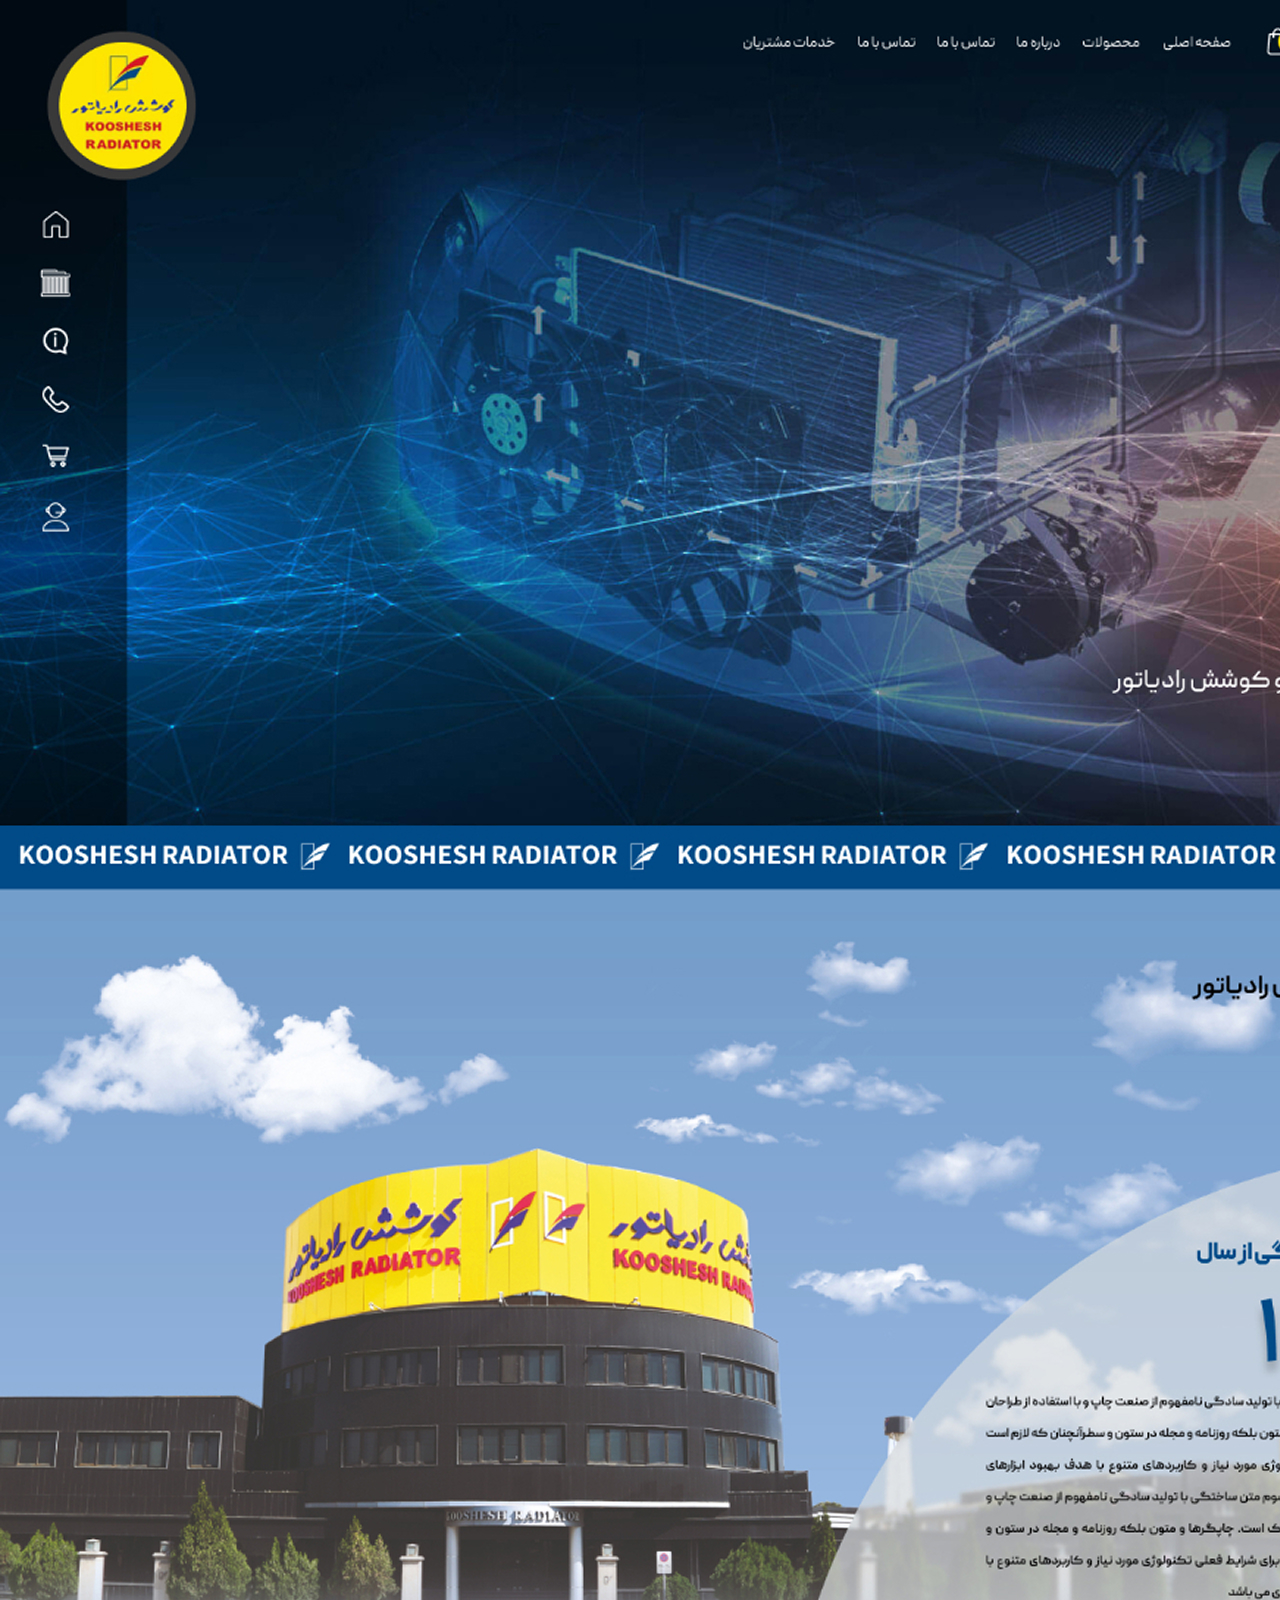
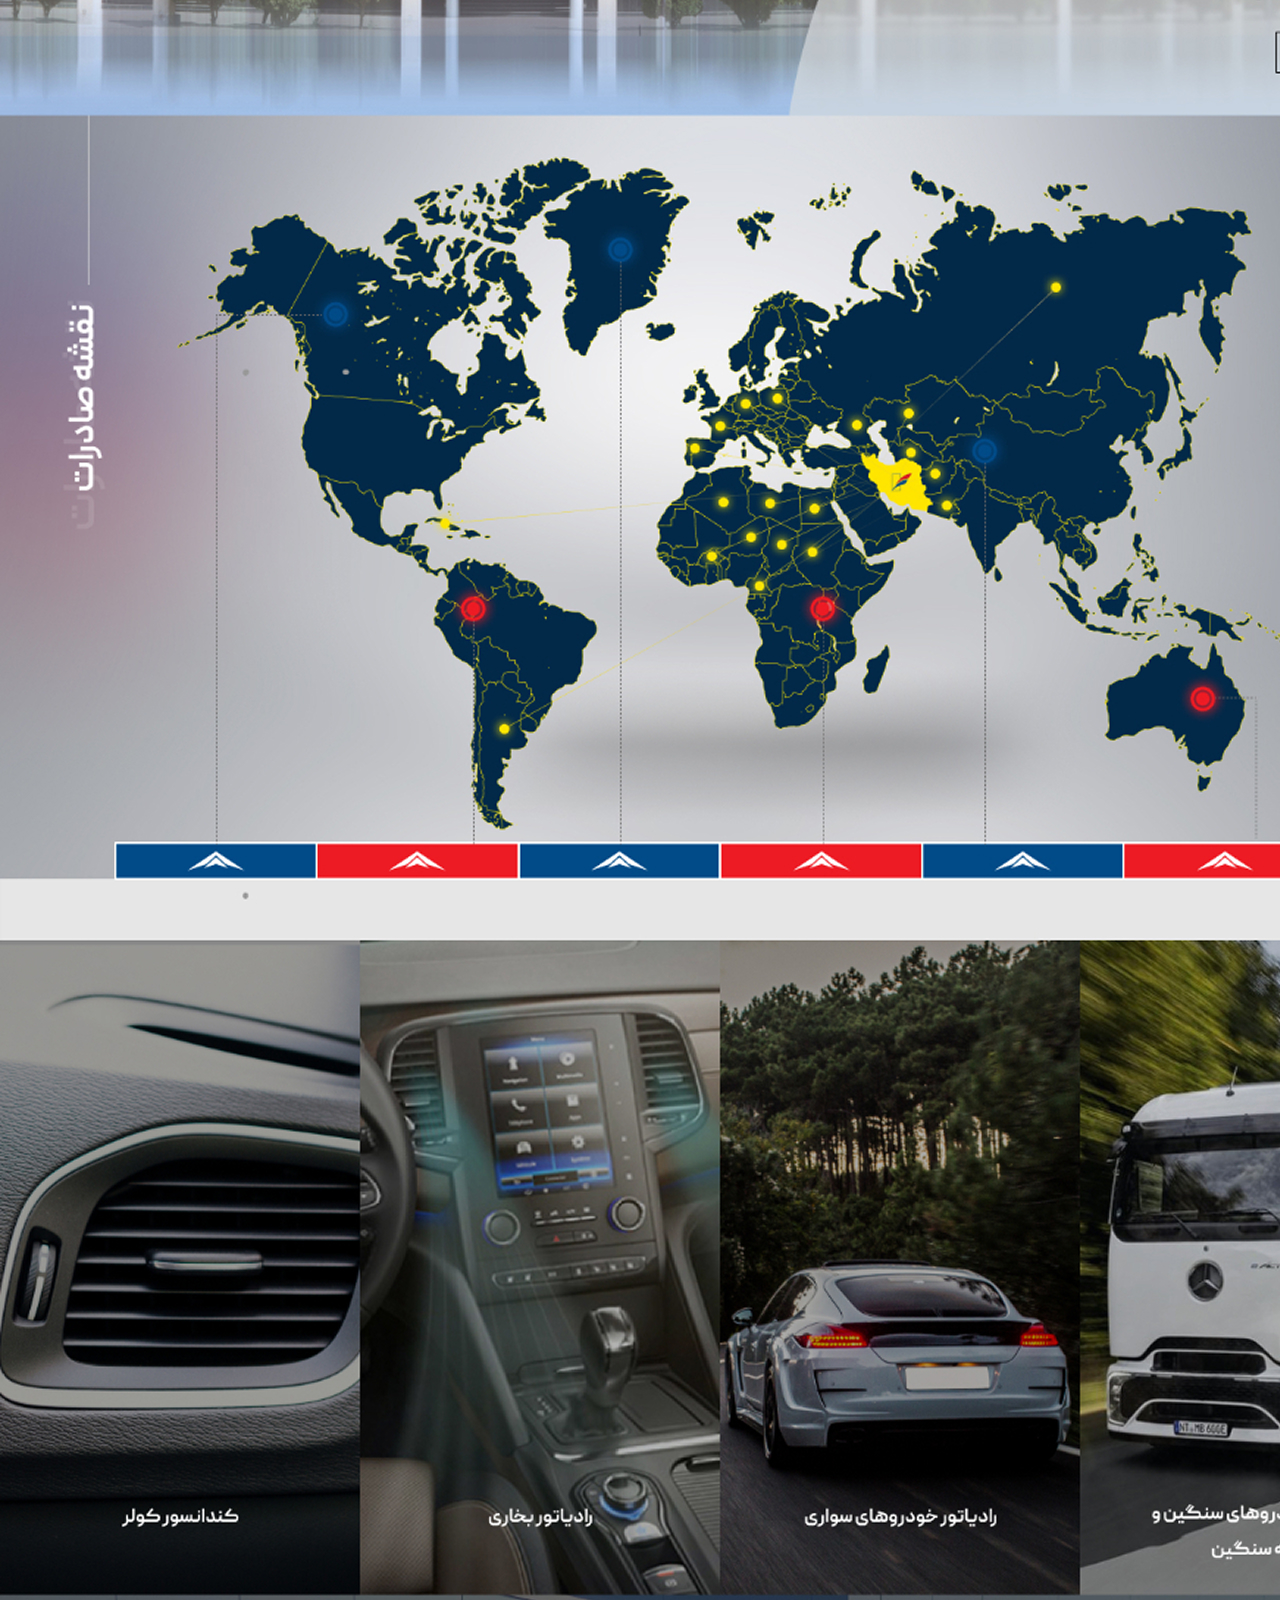
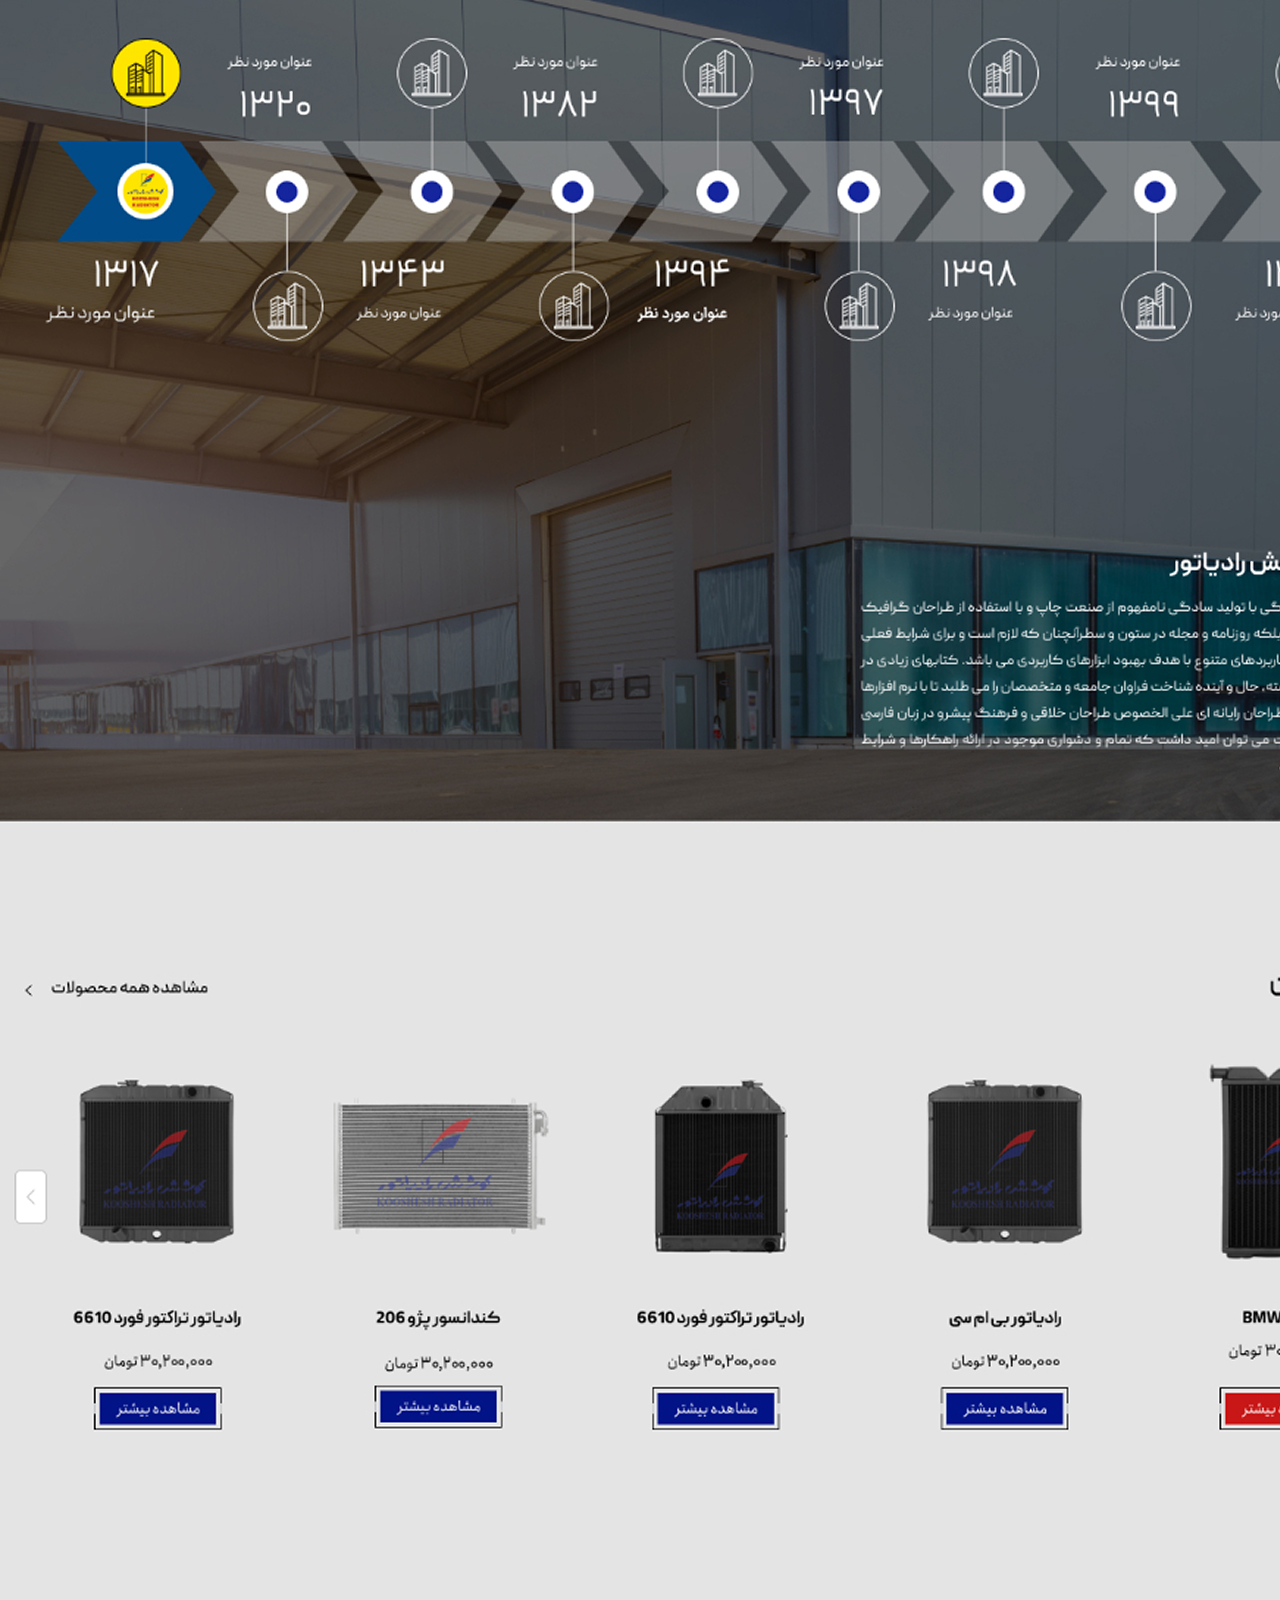
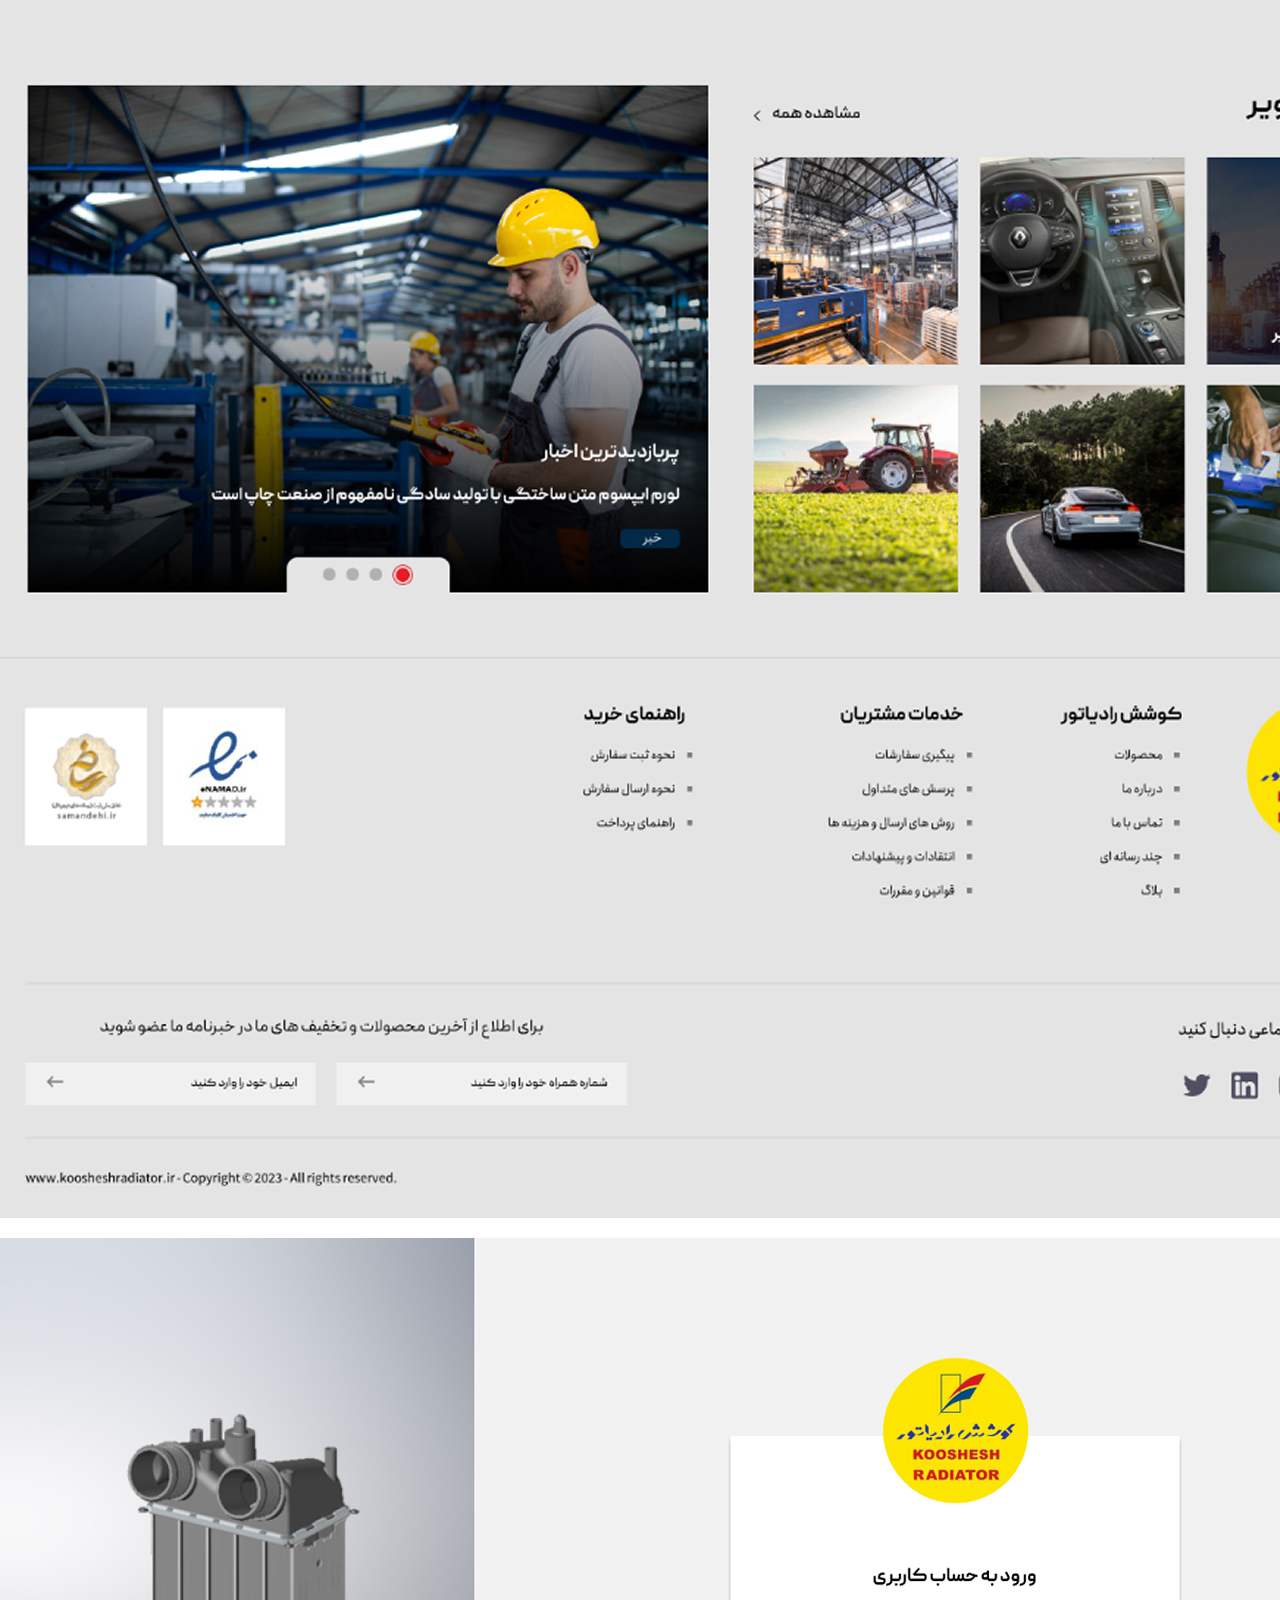
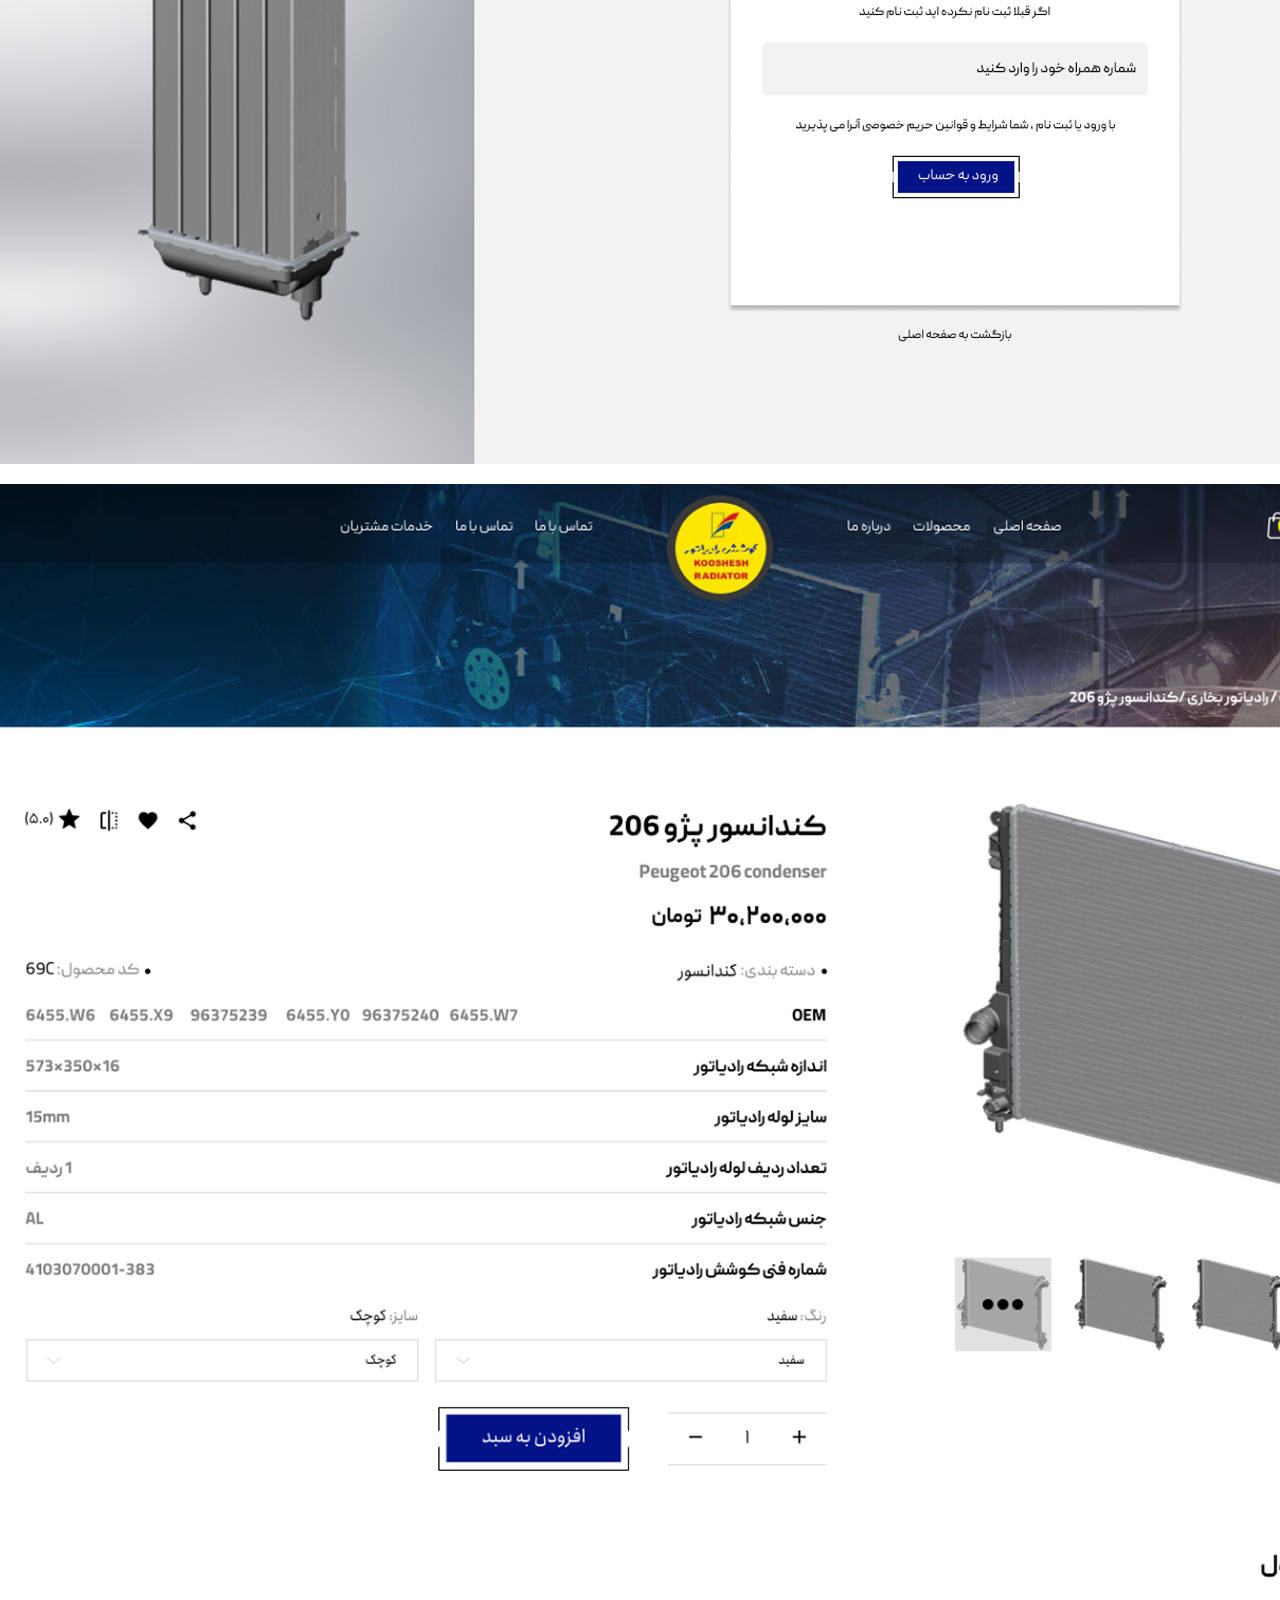
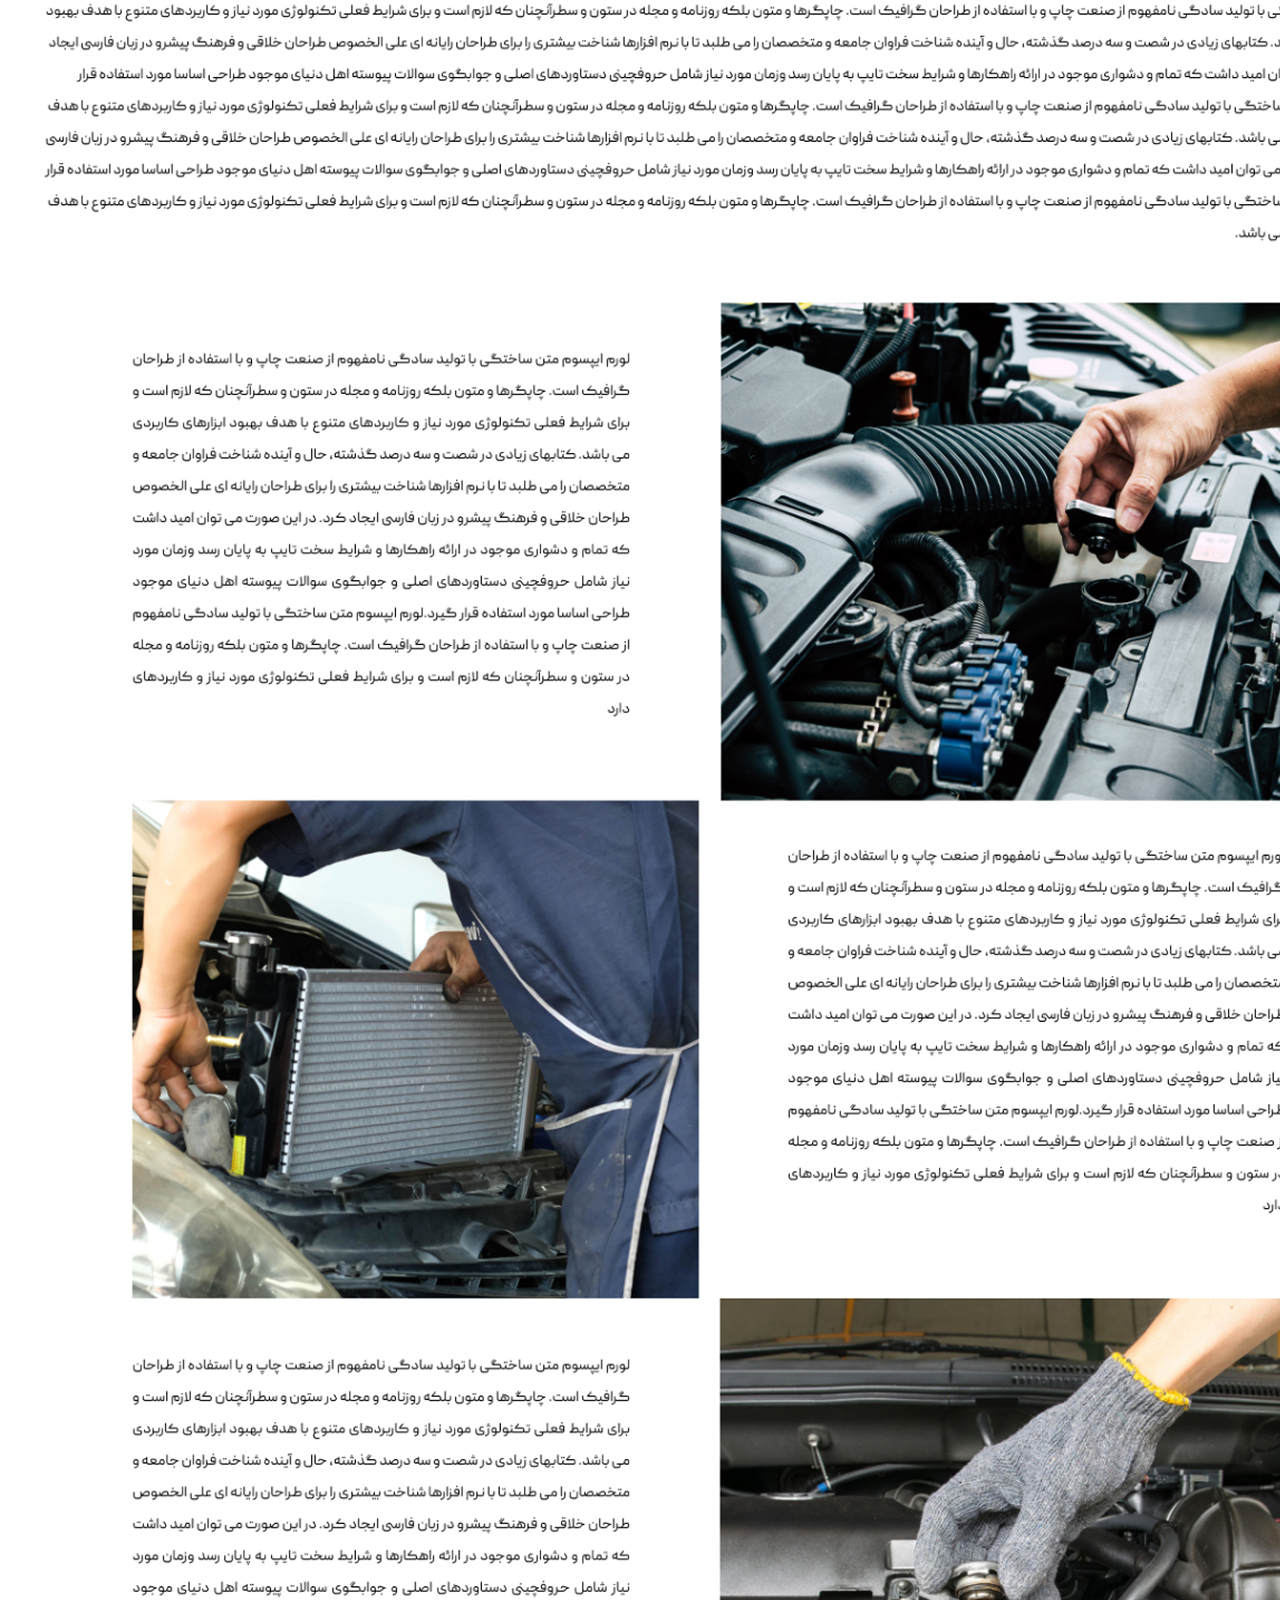
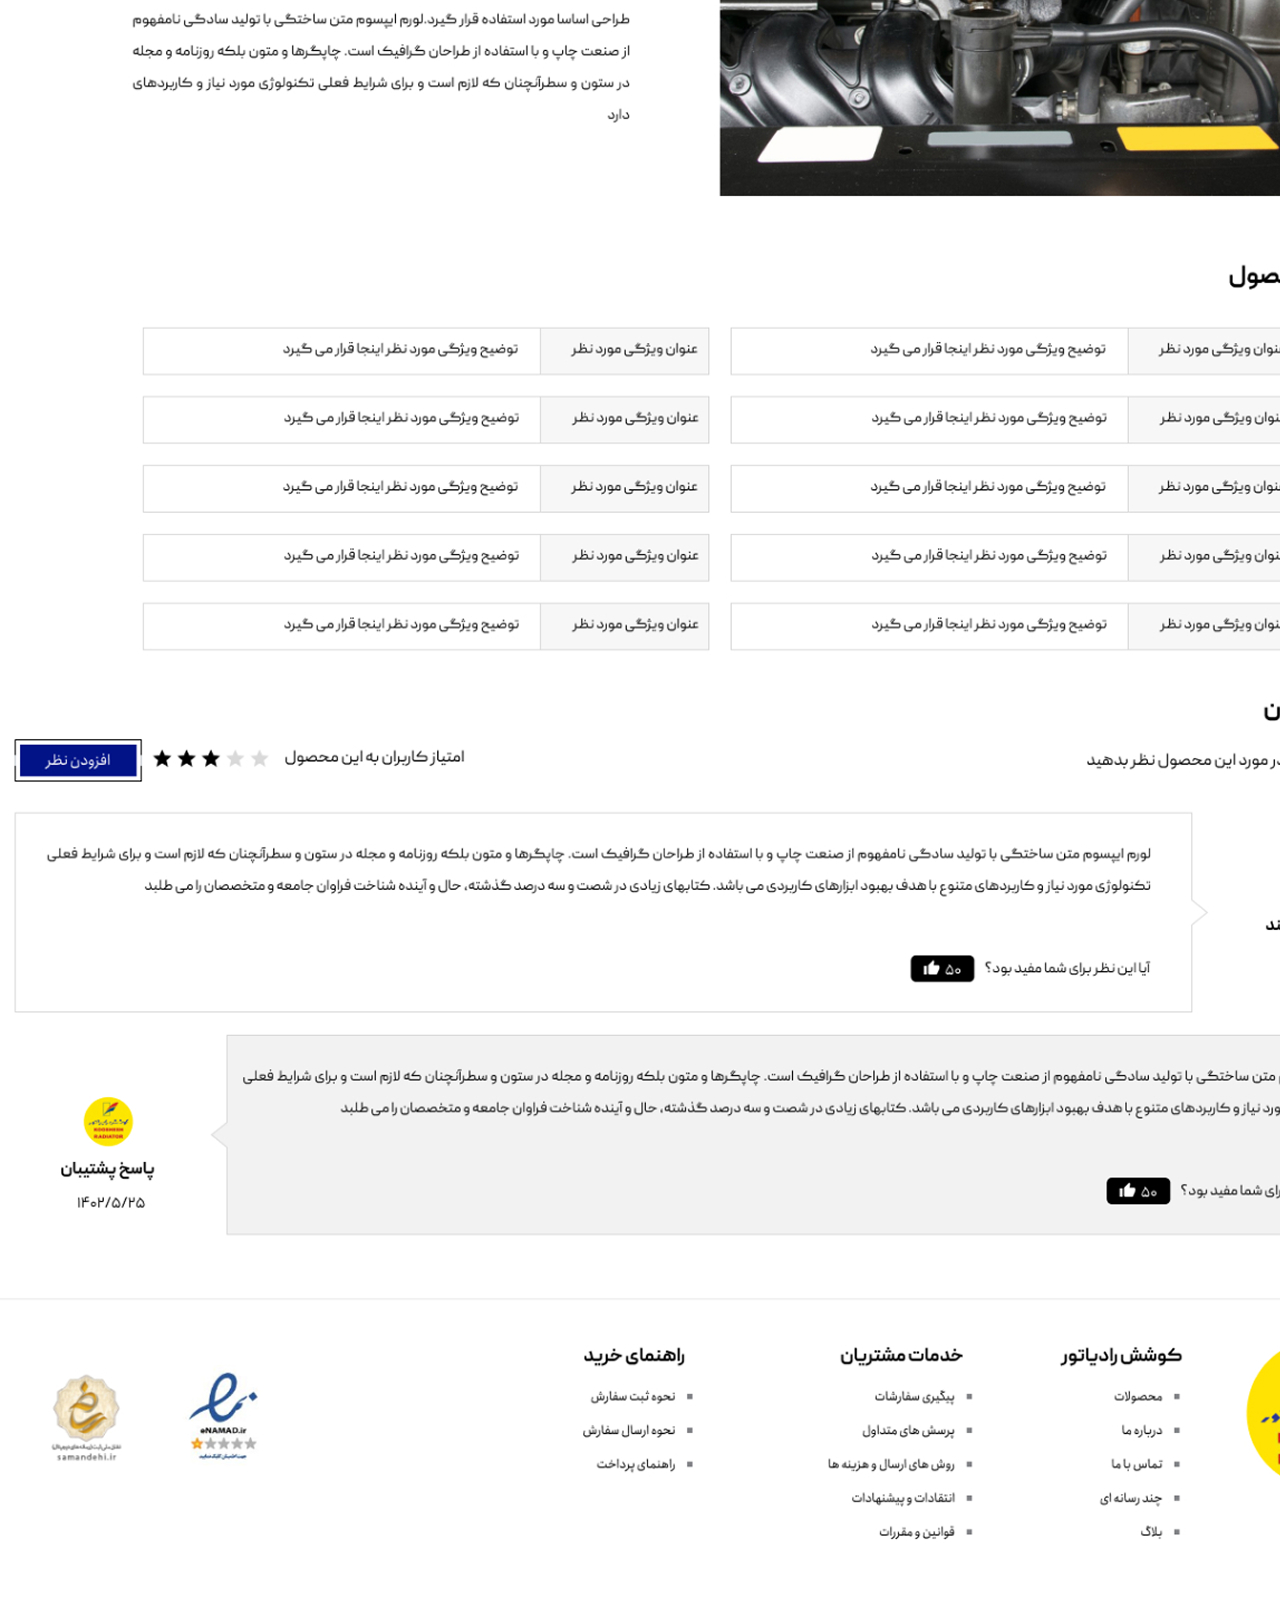
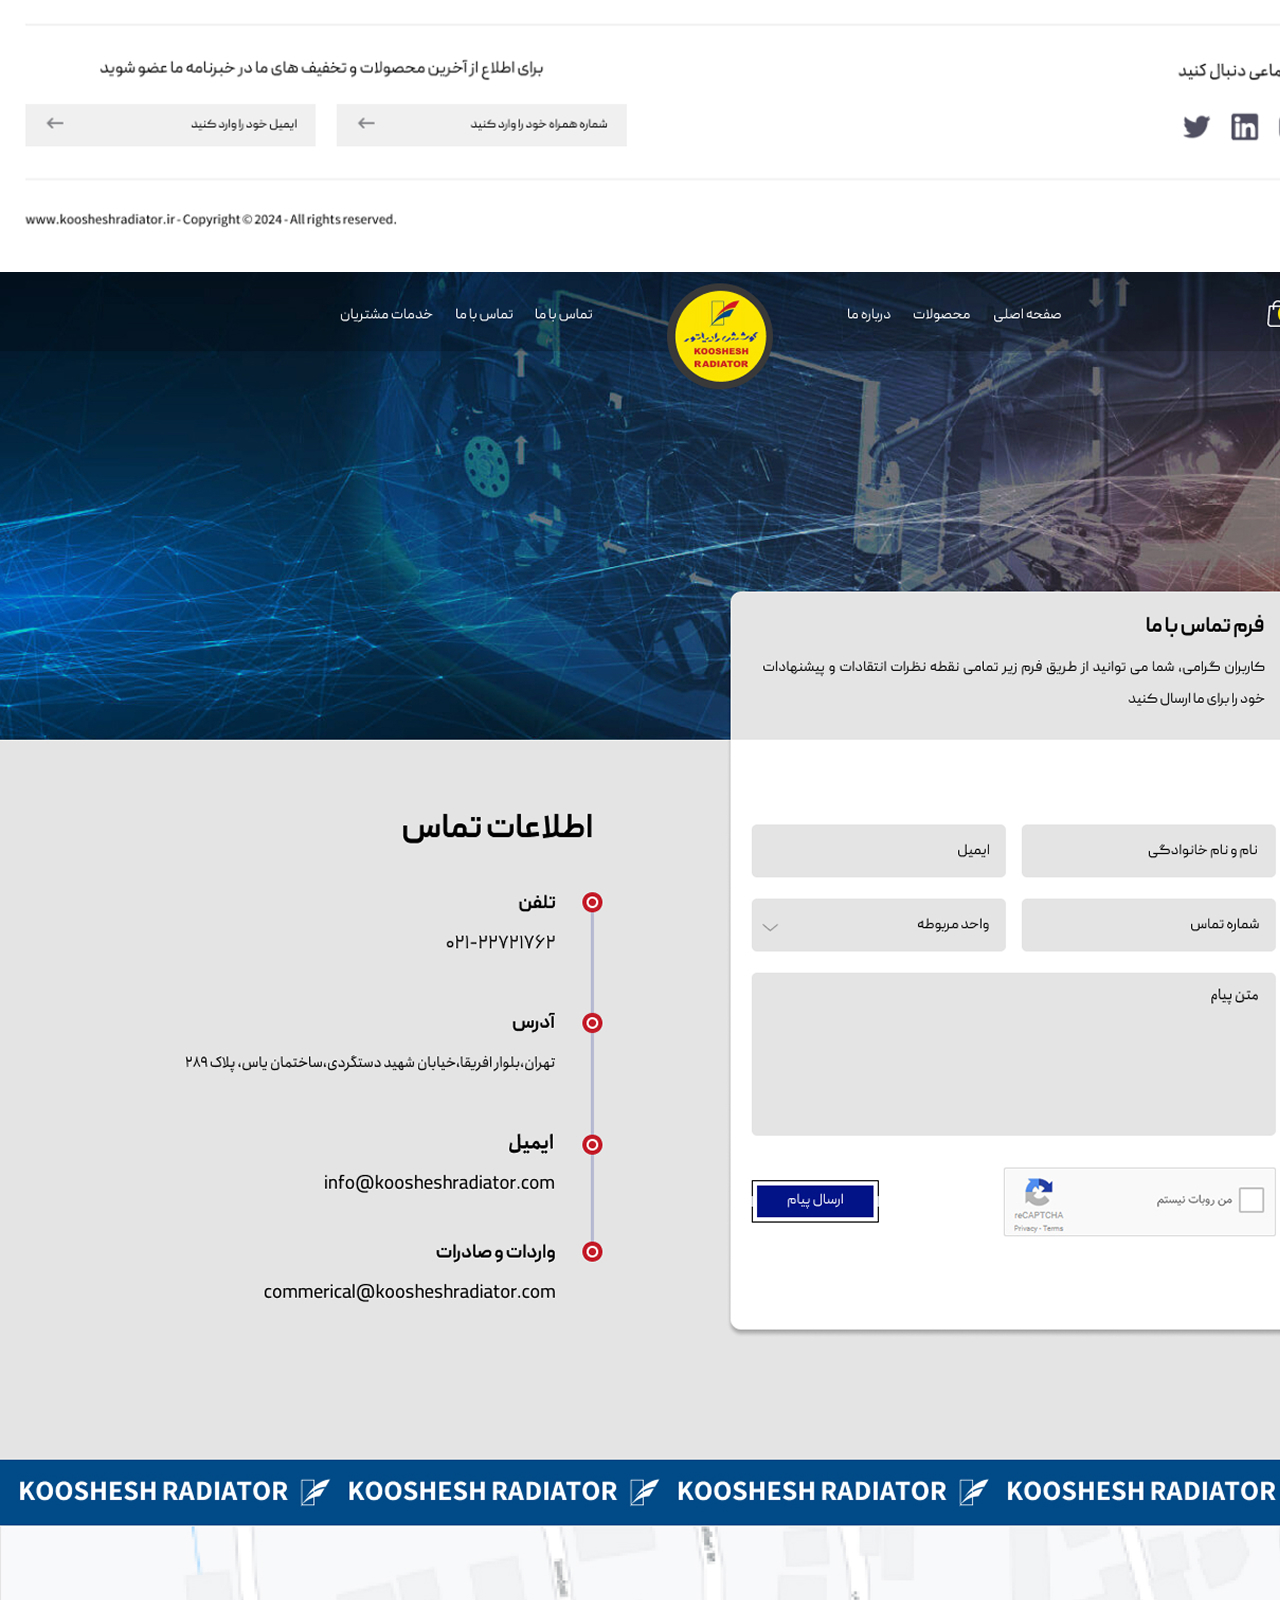
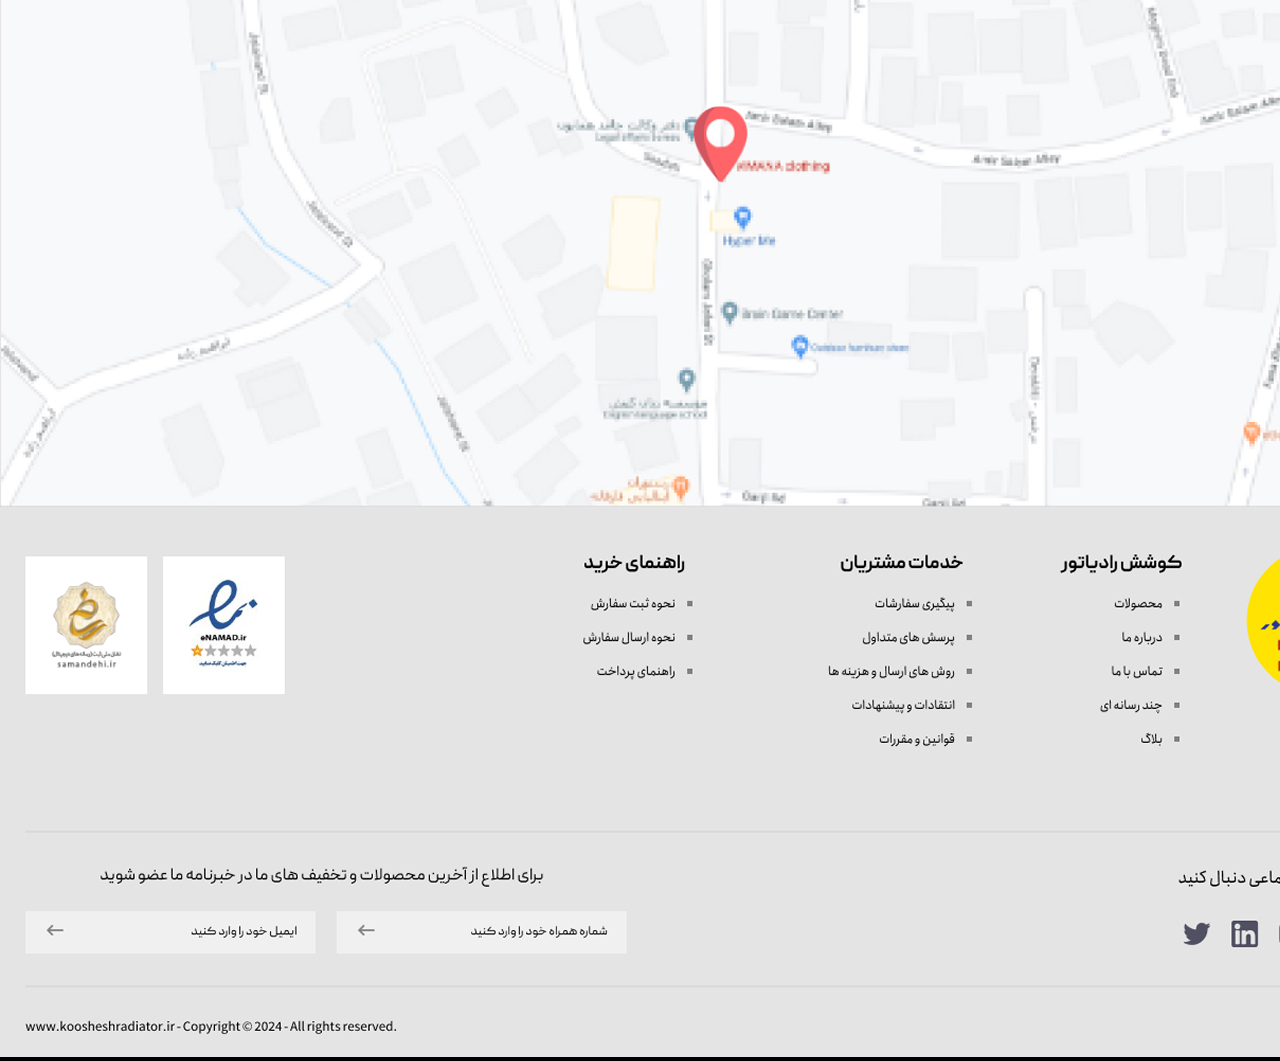
<file: koosheshRadiator.html>
<!DOCTYPE html>
<html lang="en">
<head>
    <meta charset="UTF-8">
    <meta name="viewport" content="width=device-width, initial-scale=1.0">
    <title>KOOSHESH RADIATOR</title>
    <link rel="stylesheet" href="css/style.css">
</head>
<body style="background:#000">
    <div class="inc">
        <img src="img/radiator.jpg" alt="">
    </div>
</body>
</html>
</file>
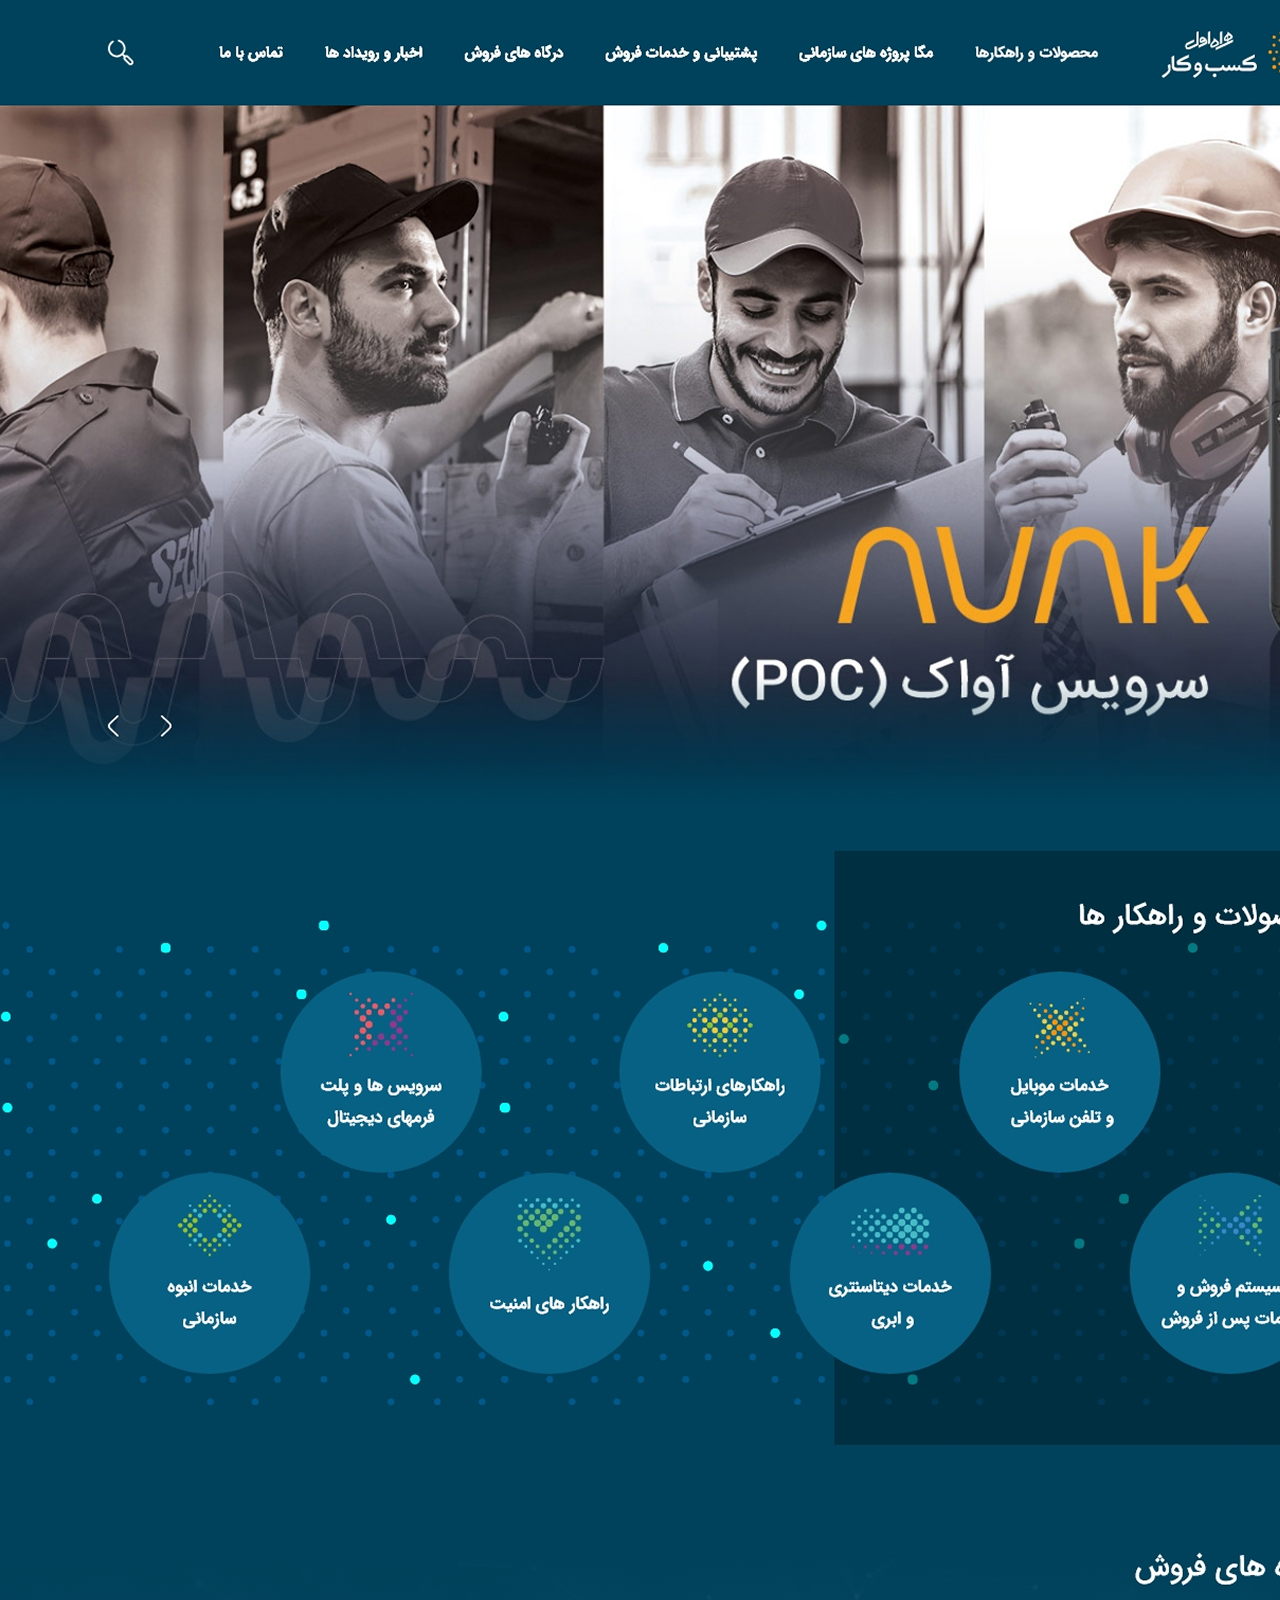
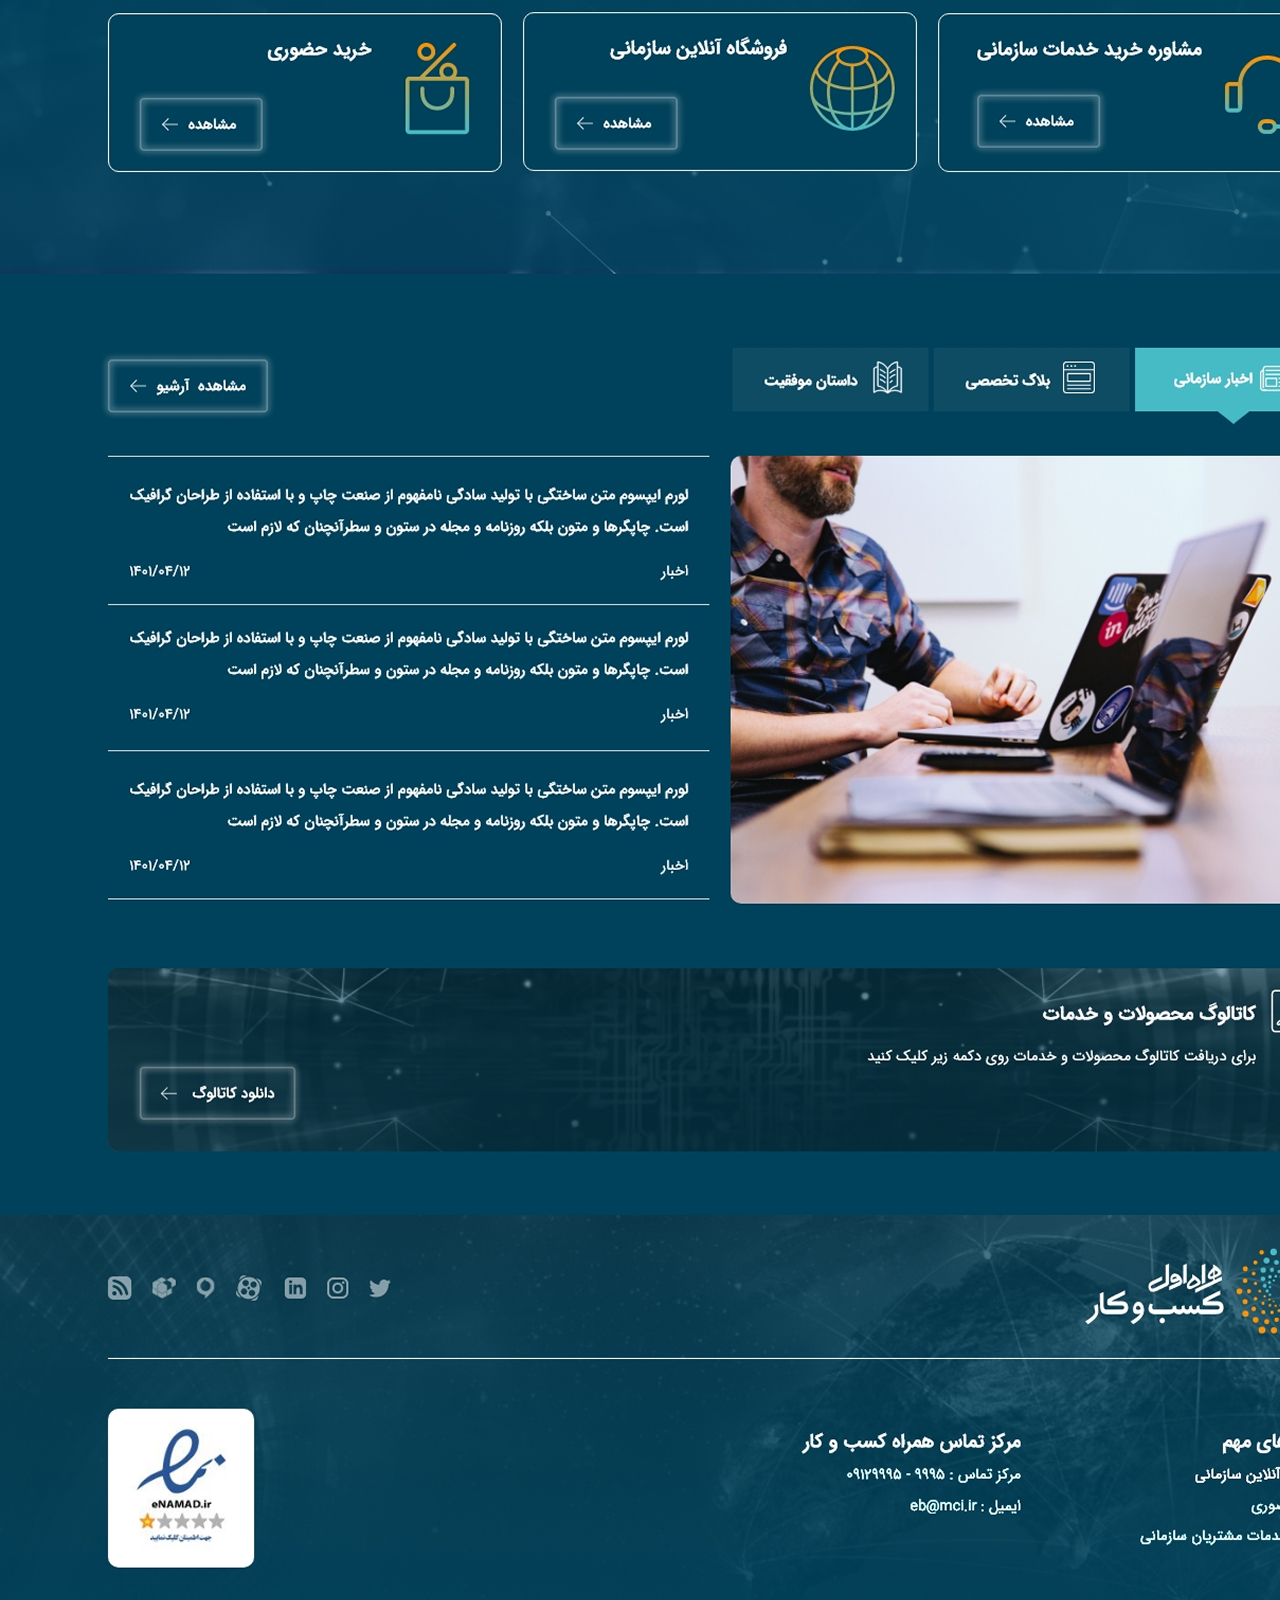
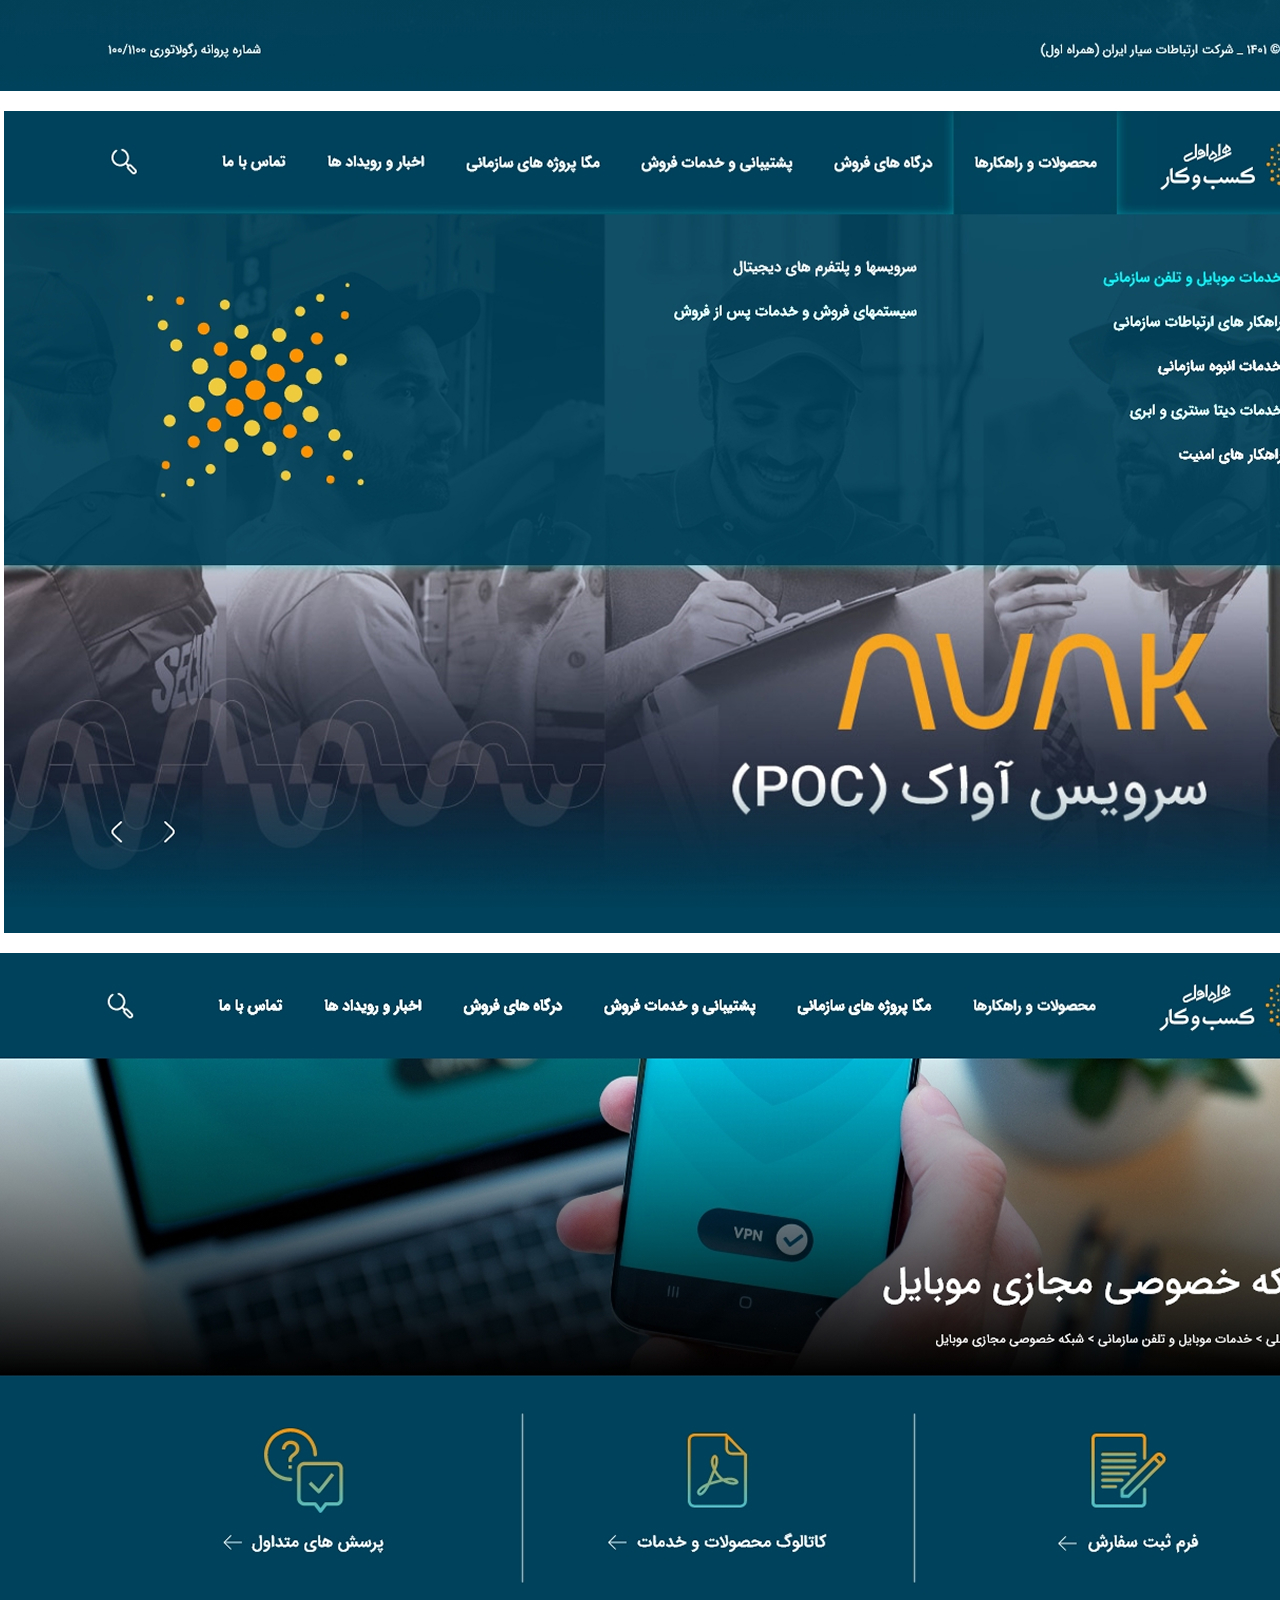
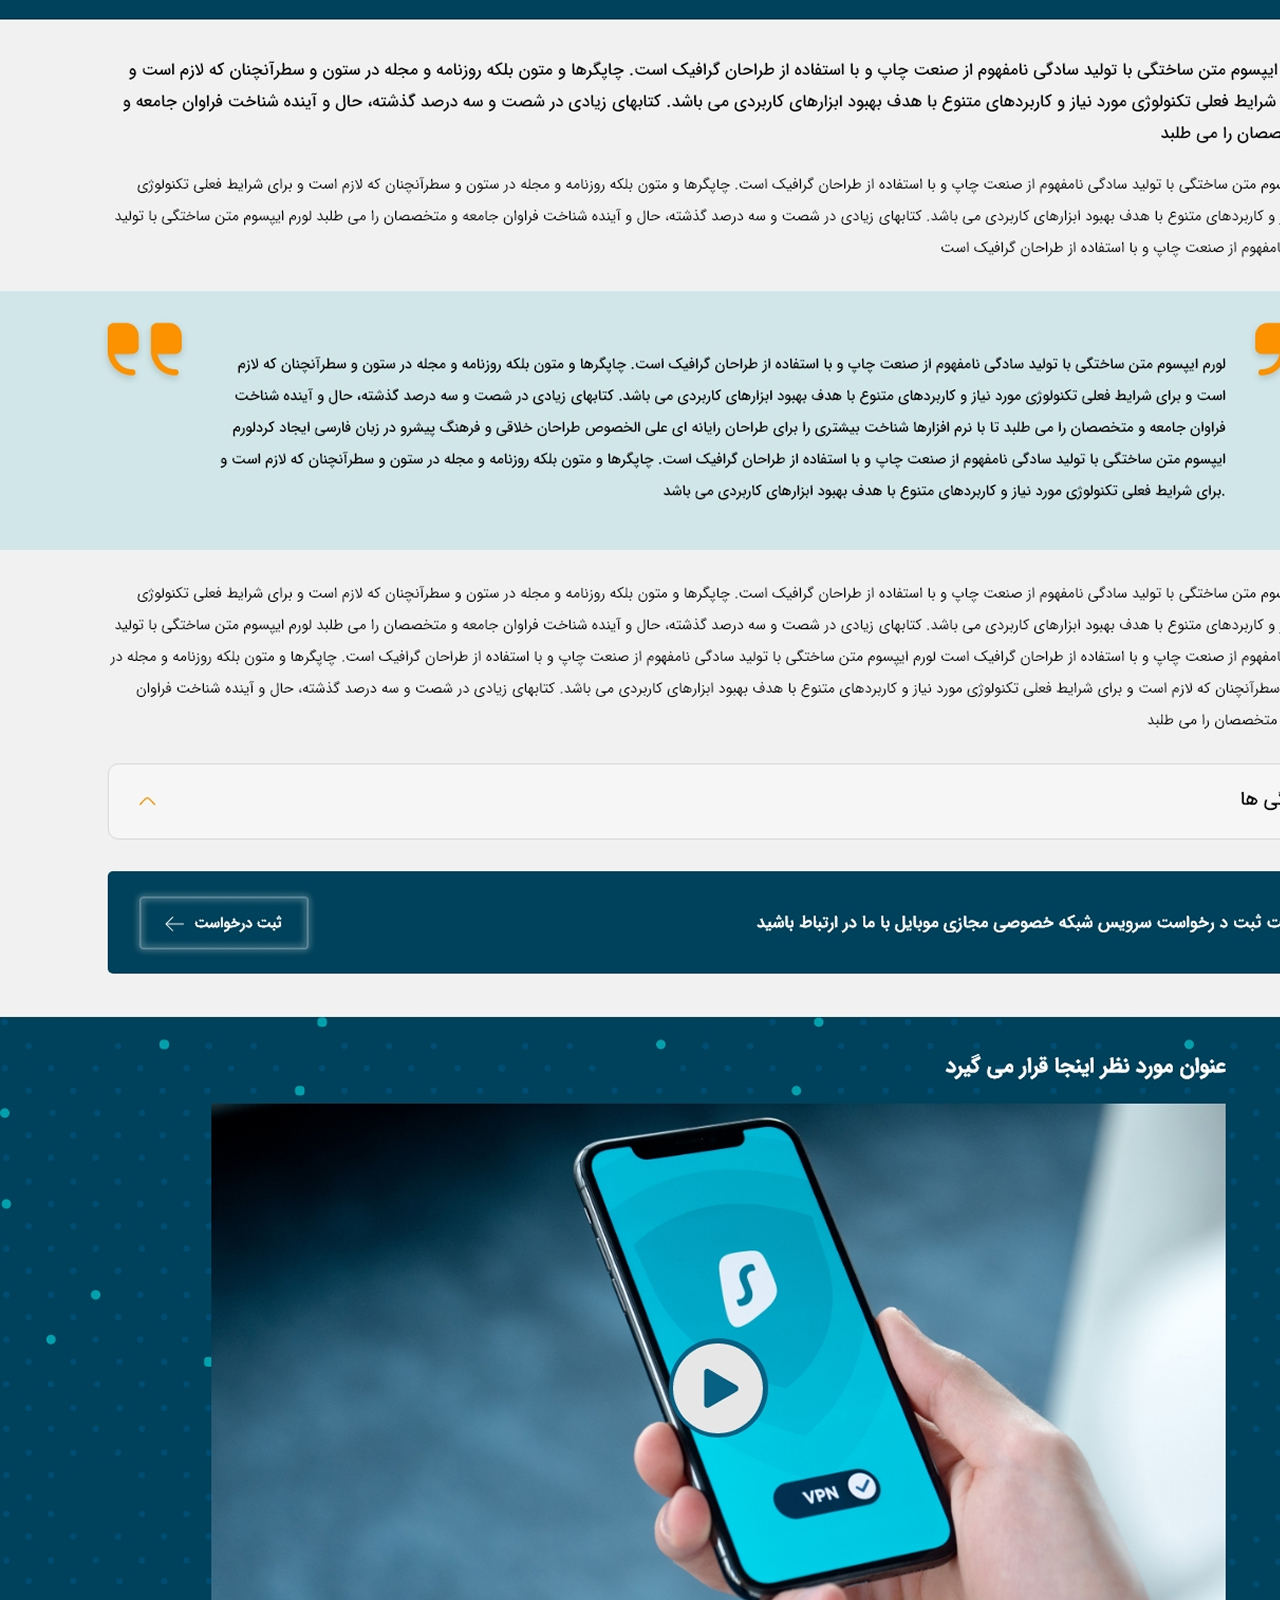
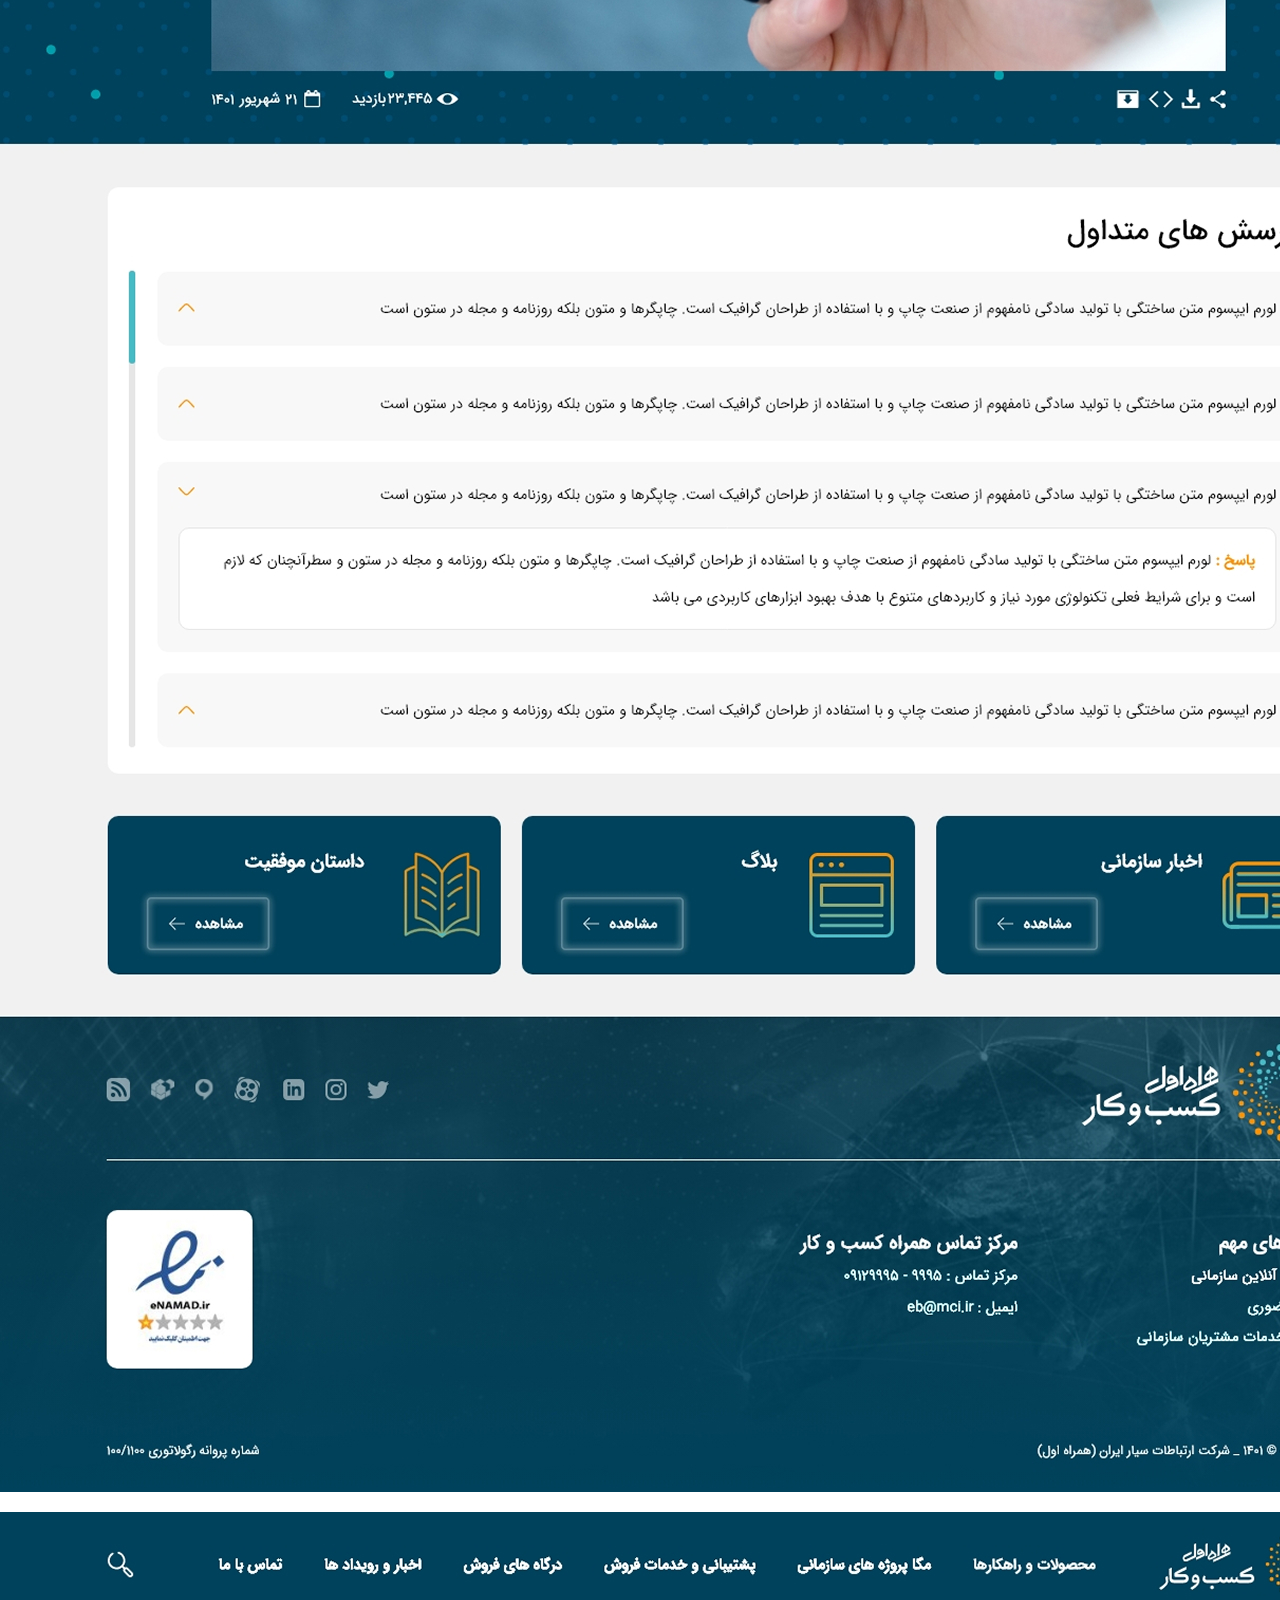
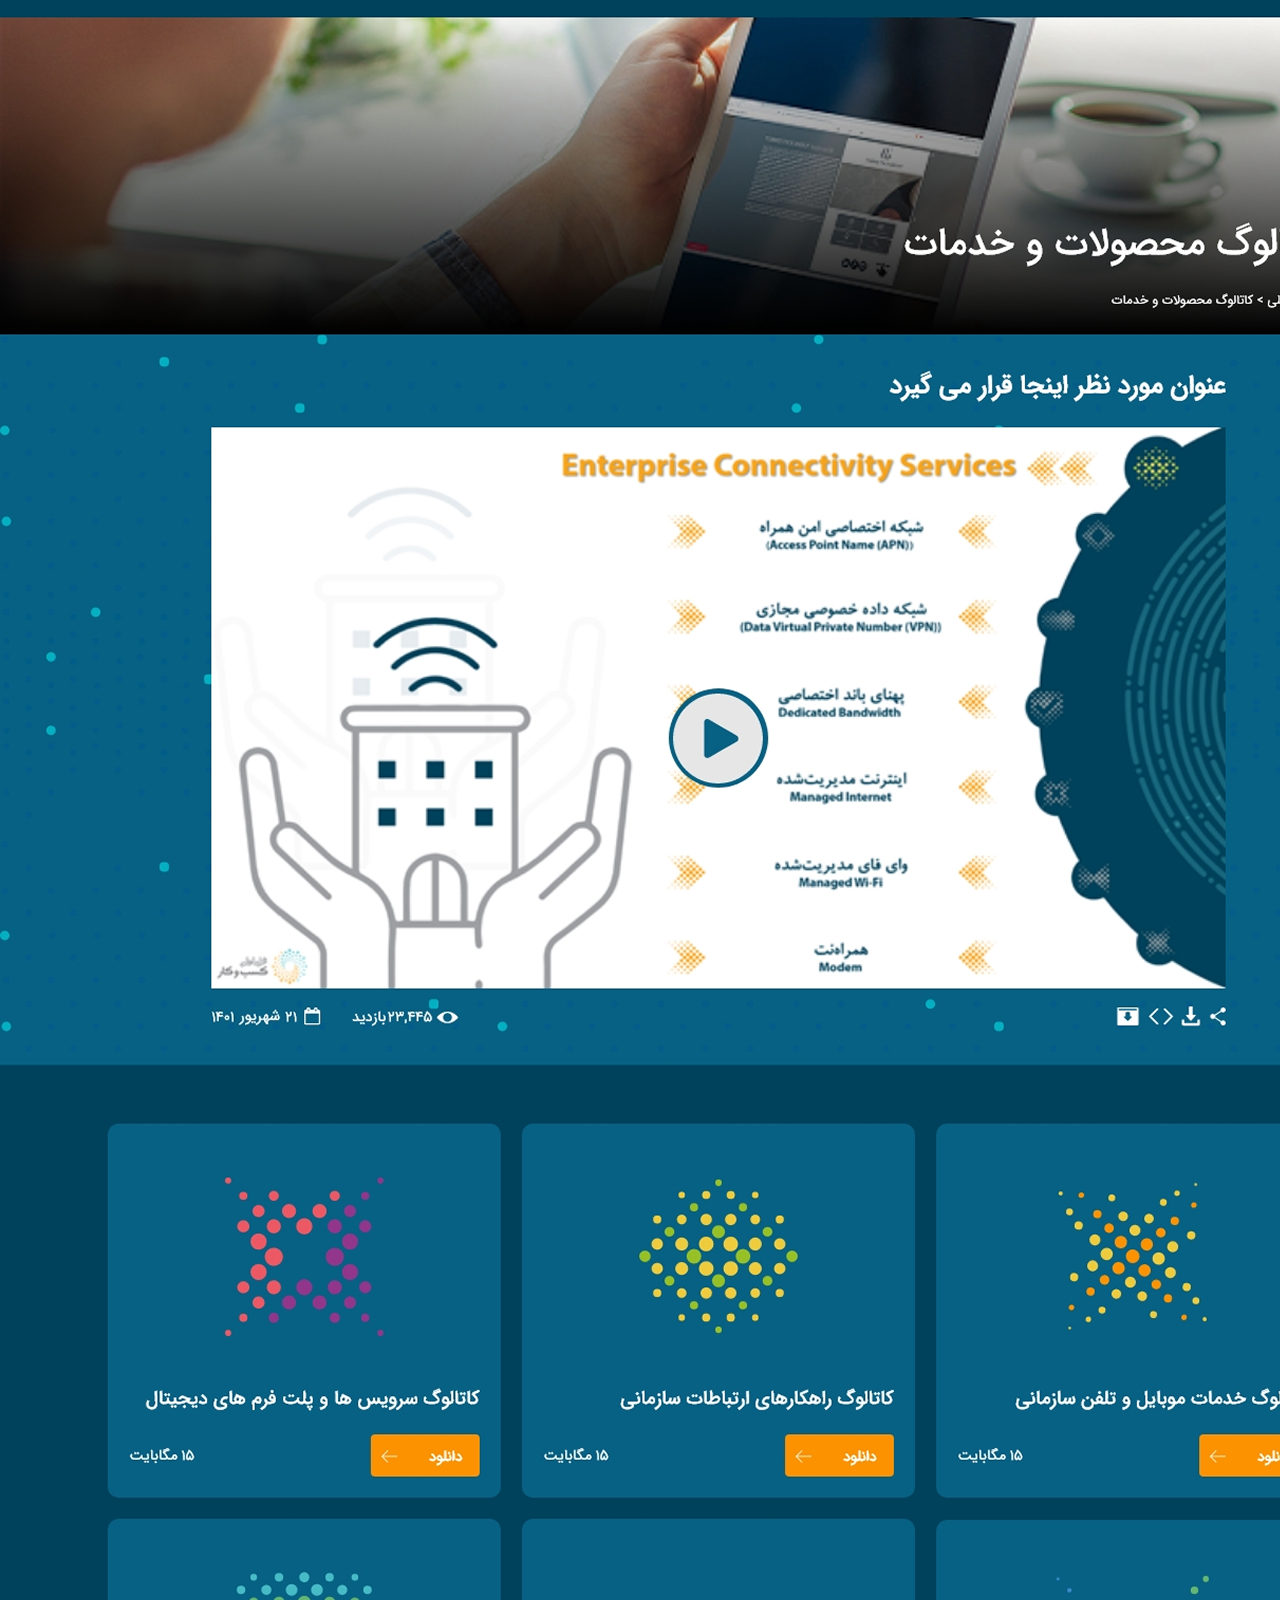
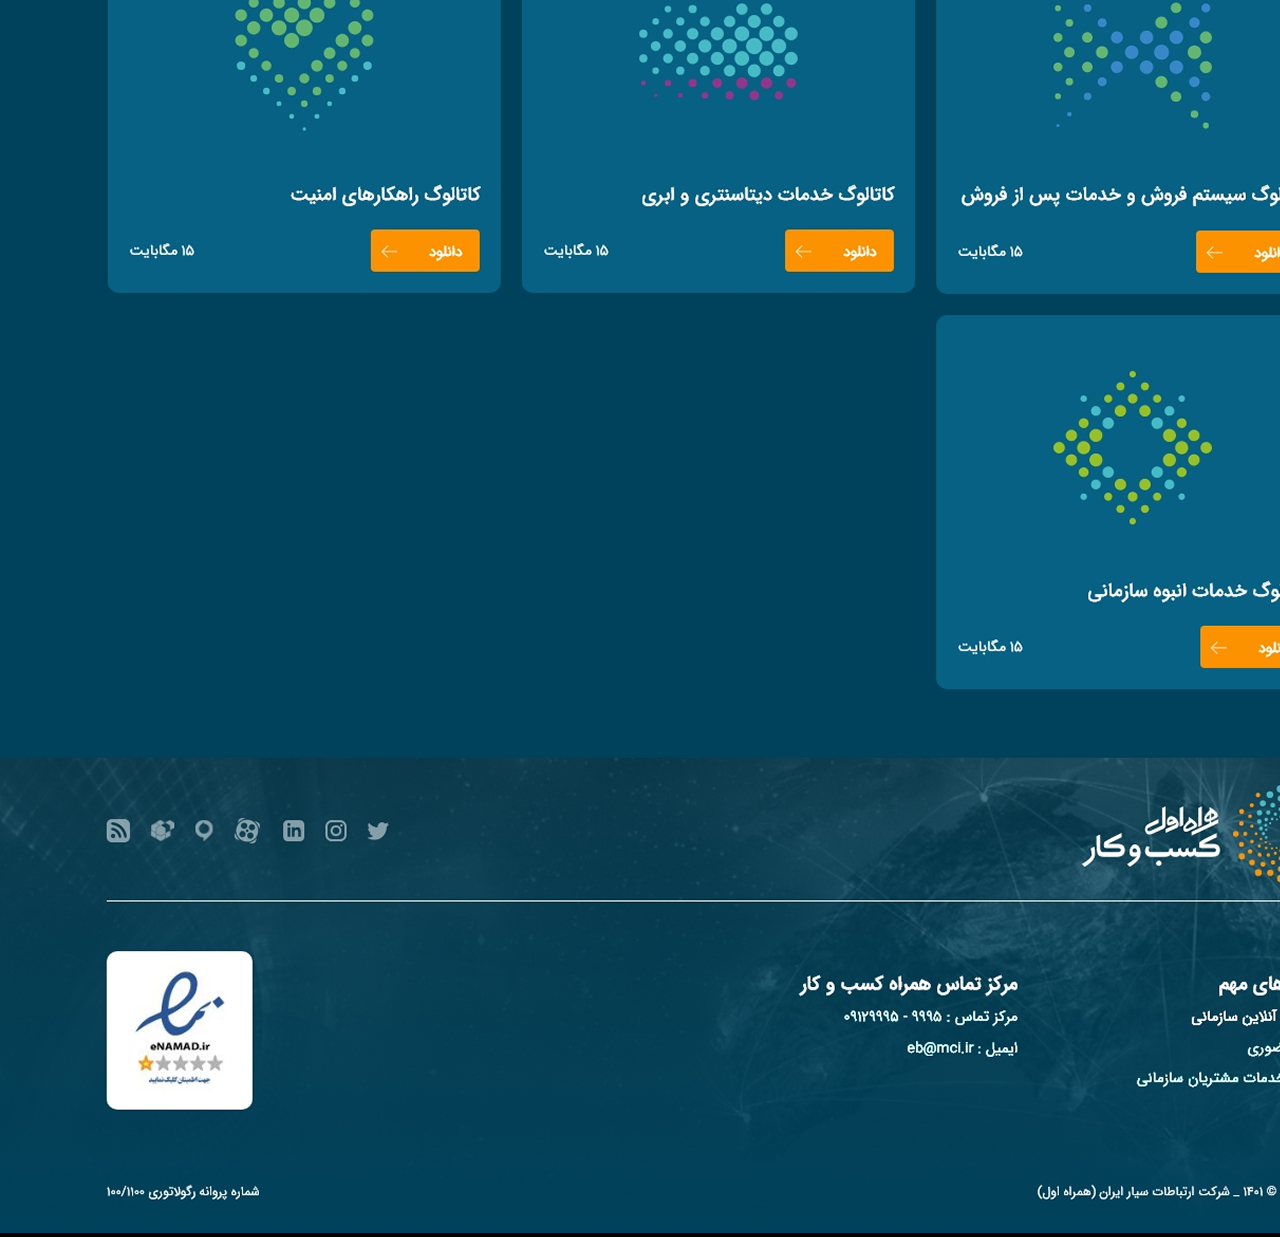
<file: mci.html>
<!DOCTYPE html>
<html lang="en">
<head>
    <meta charset="UTF-8">
    <meta name="viewport" content="width=device-width, initial-scale=1.0">
    <title>MCI B2B</title>
    <link rel="stylesheet" href="css/style.css">
</head>
<body style="background:#000">
    <div class="inc">
        <img src="img/mci.jpg" alt="">
    </div>
</body>
</html>
</file>
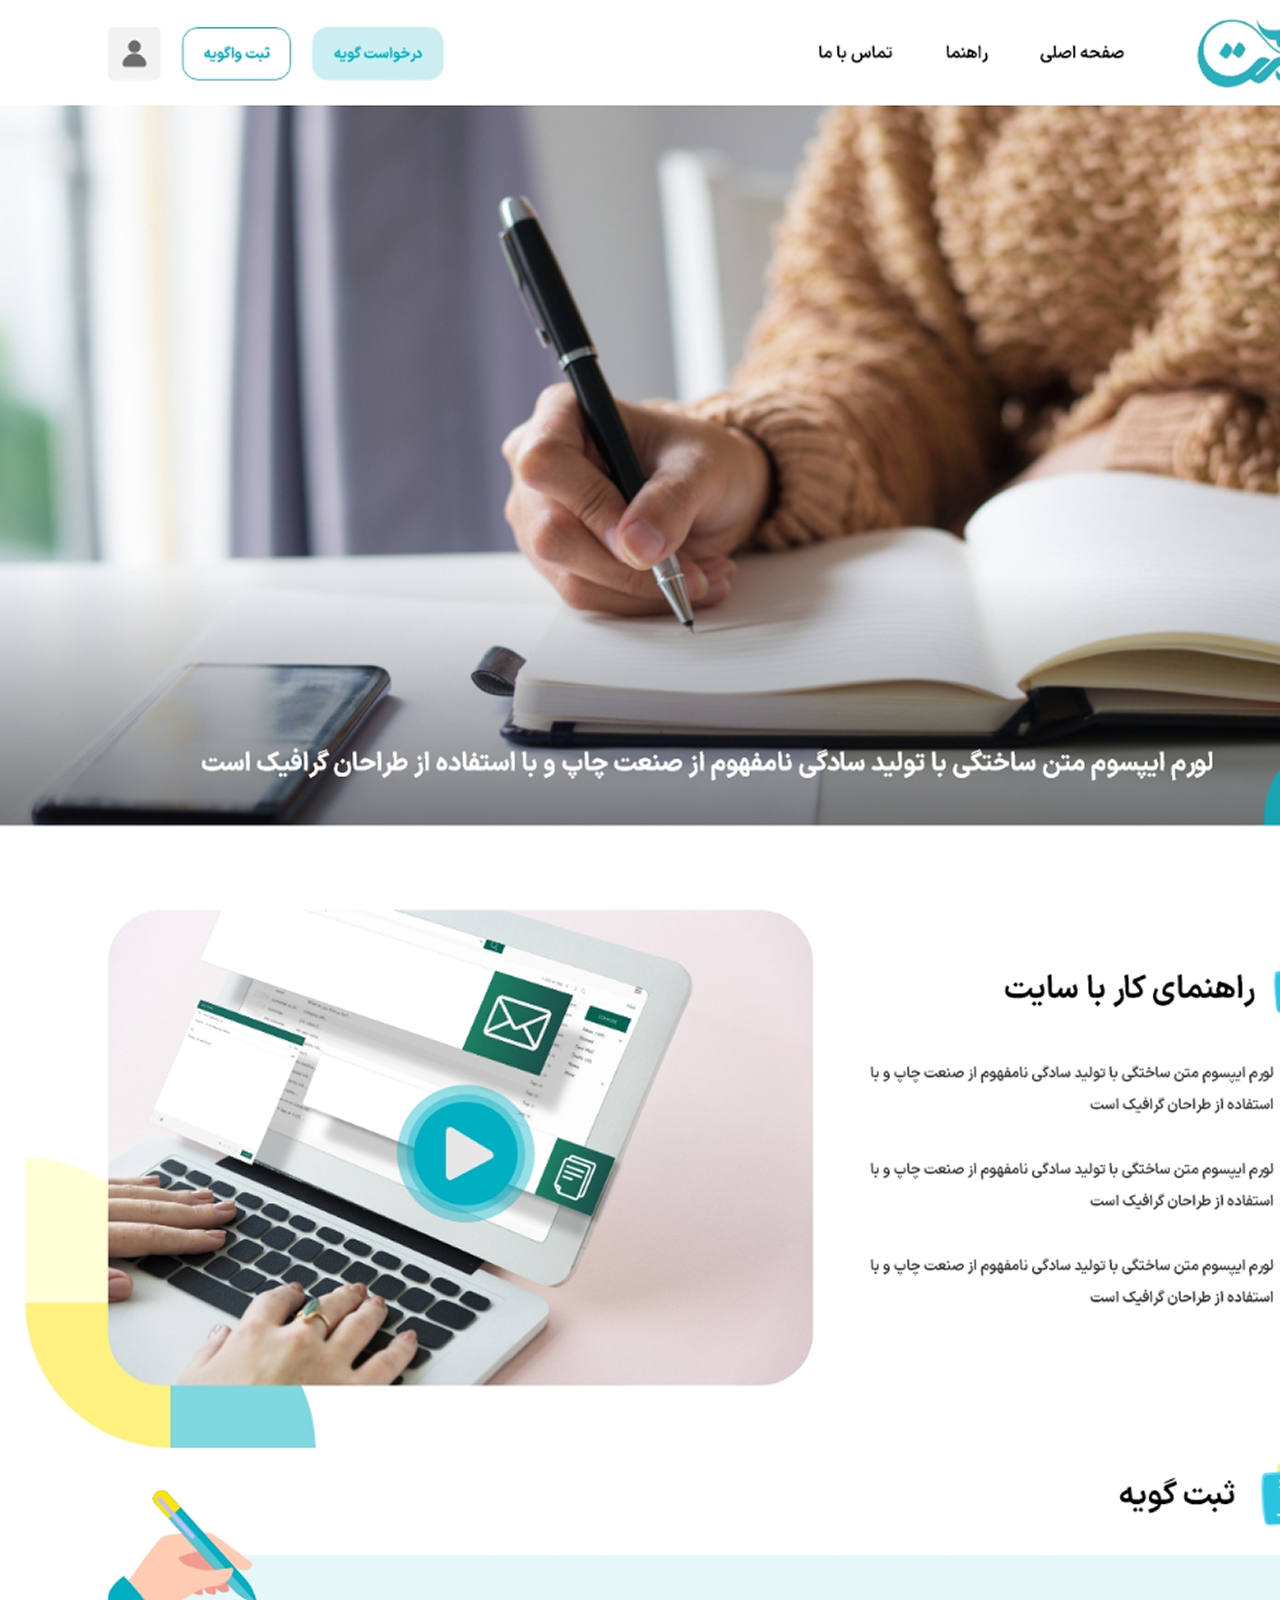
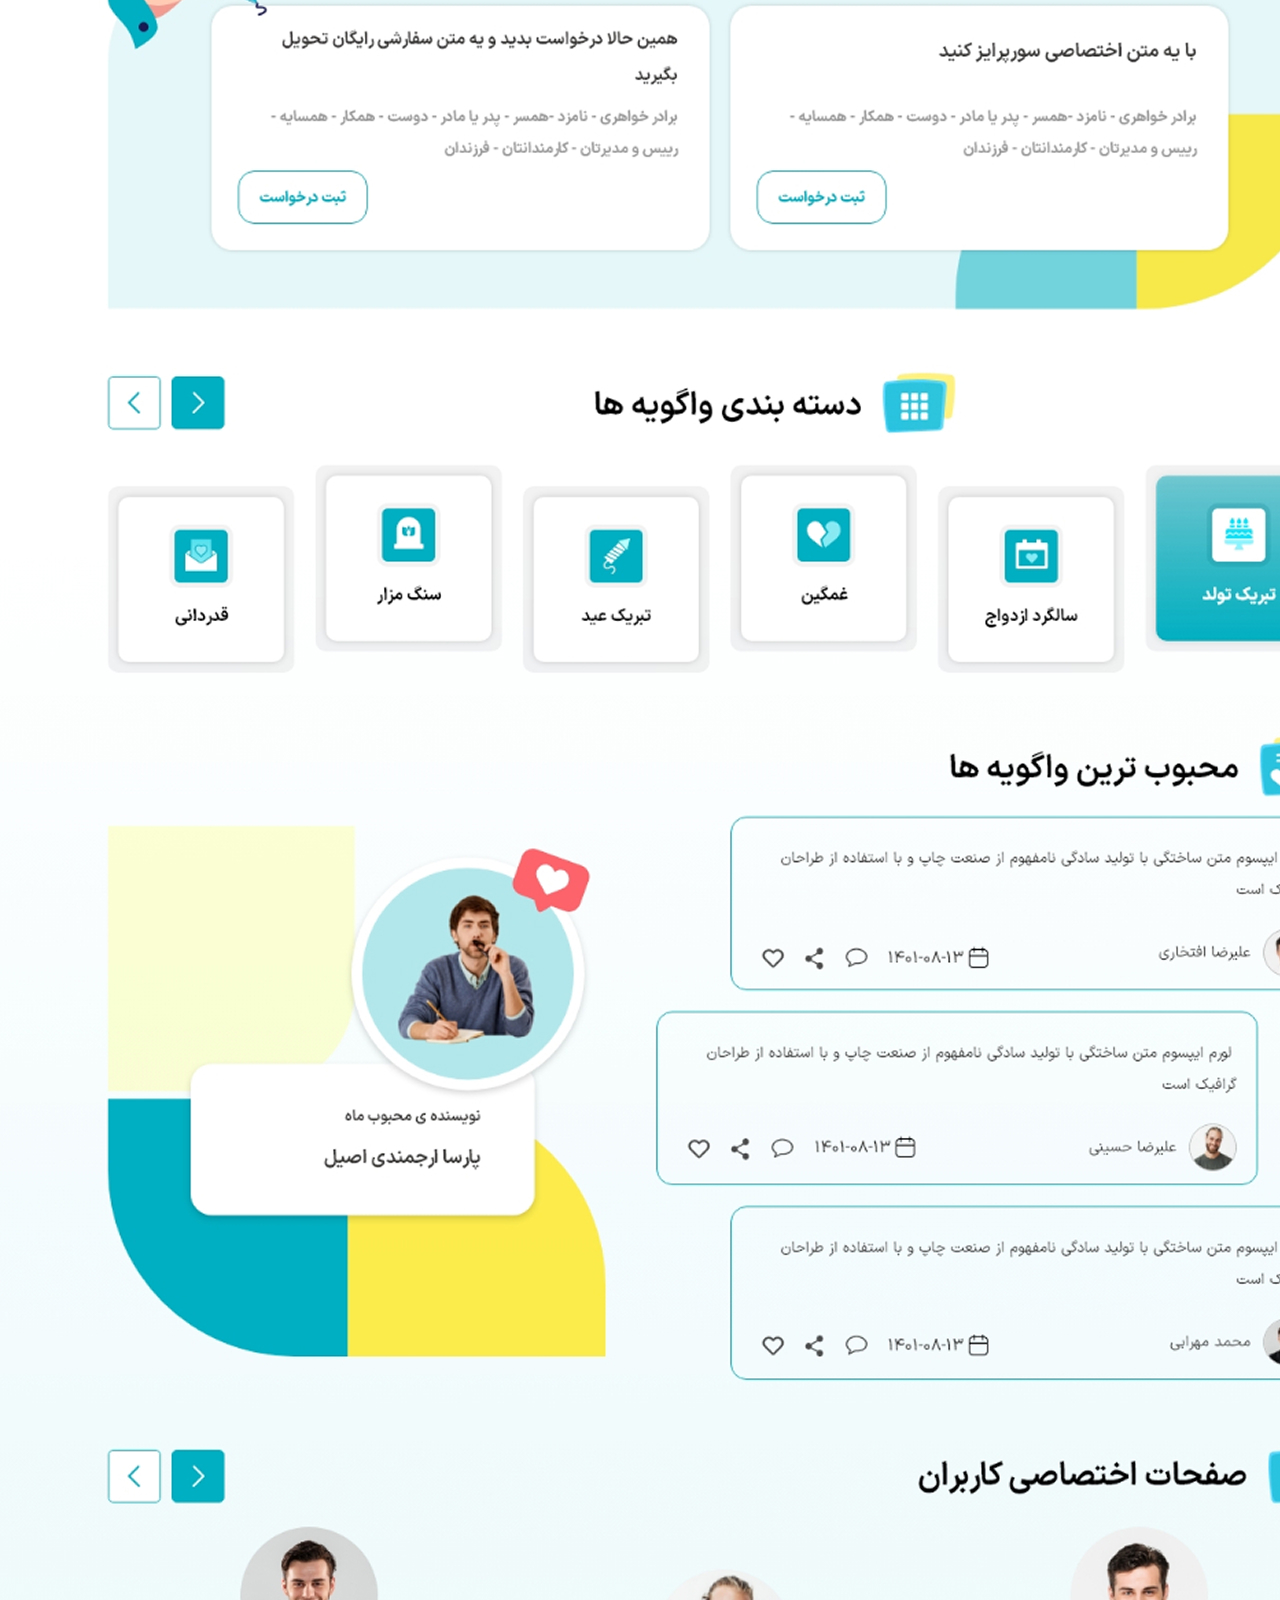
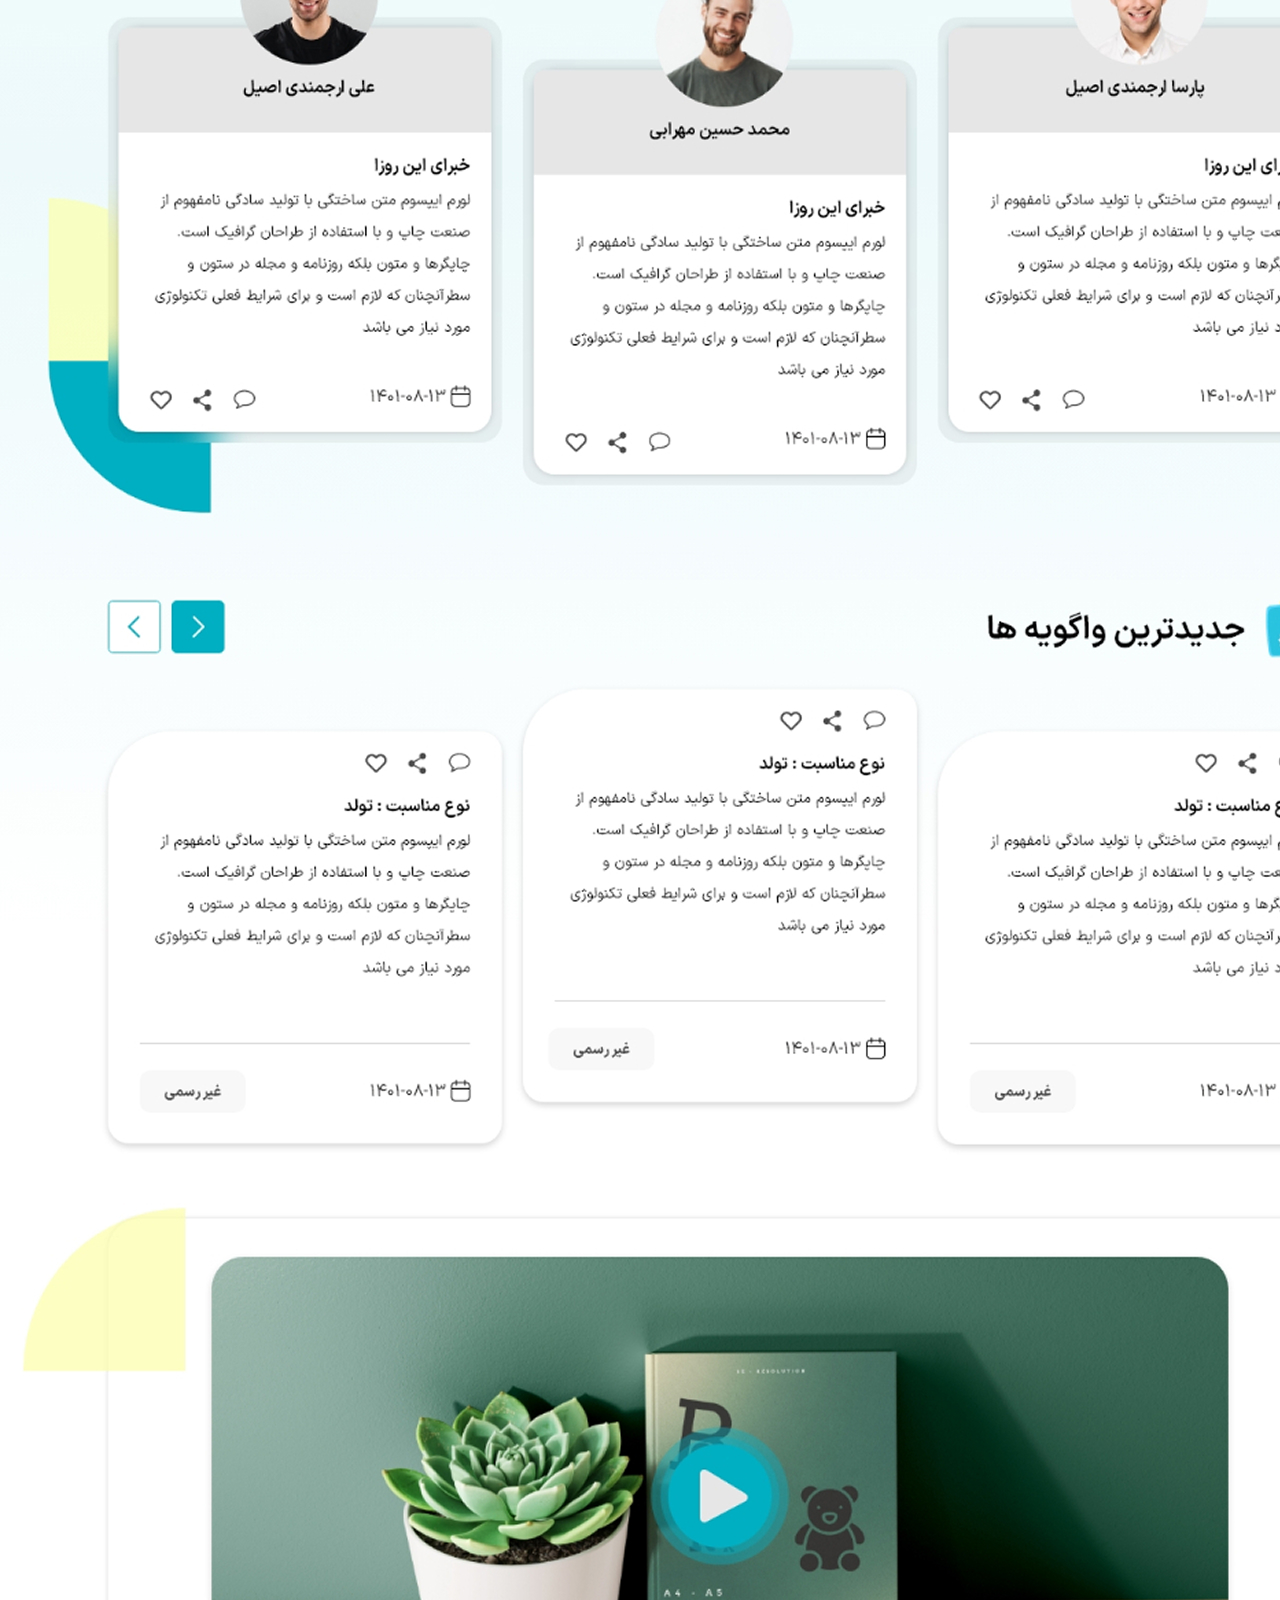
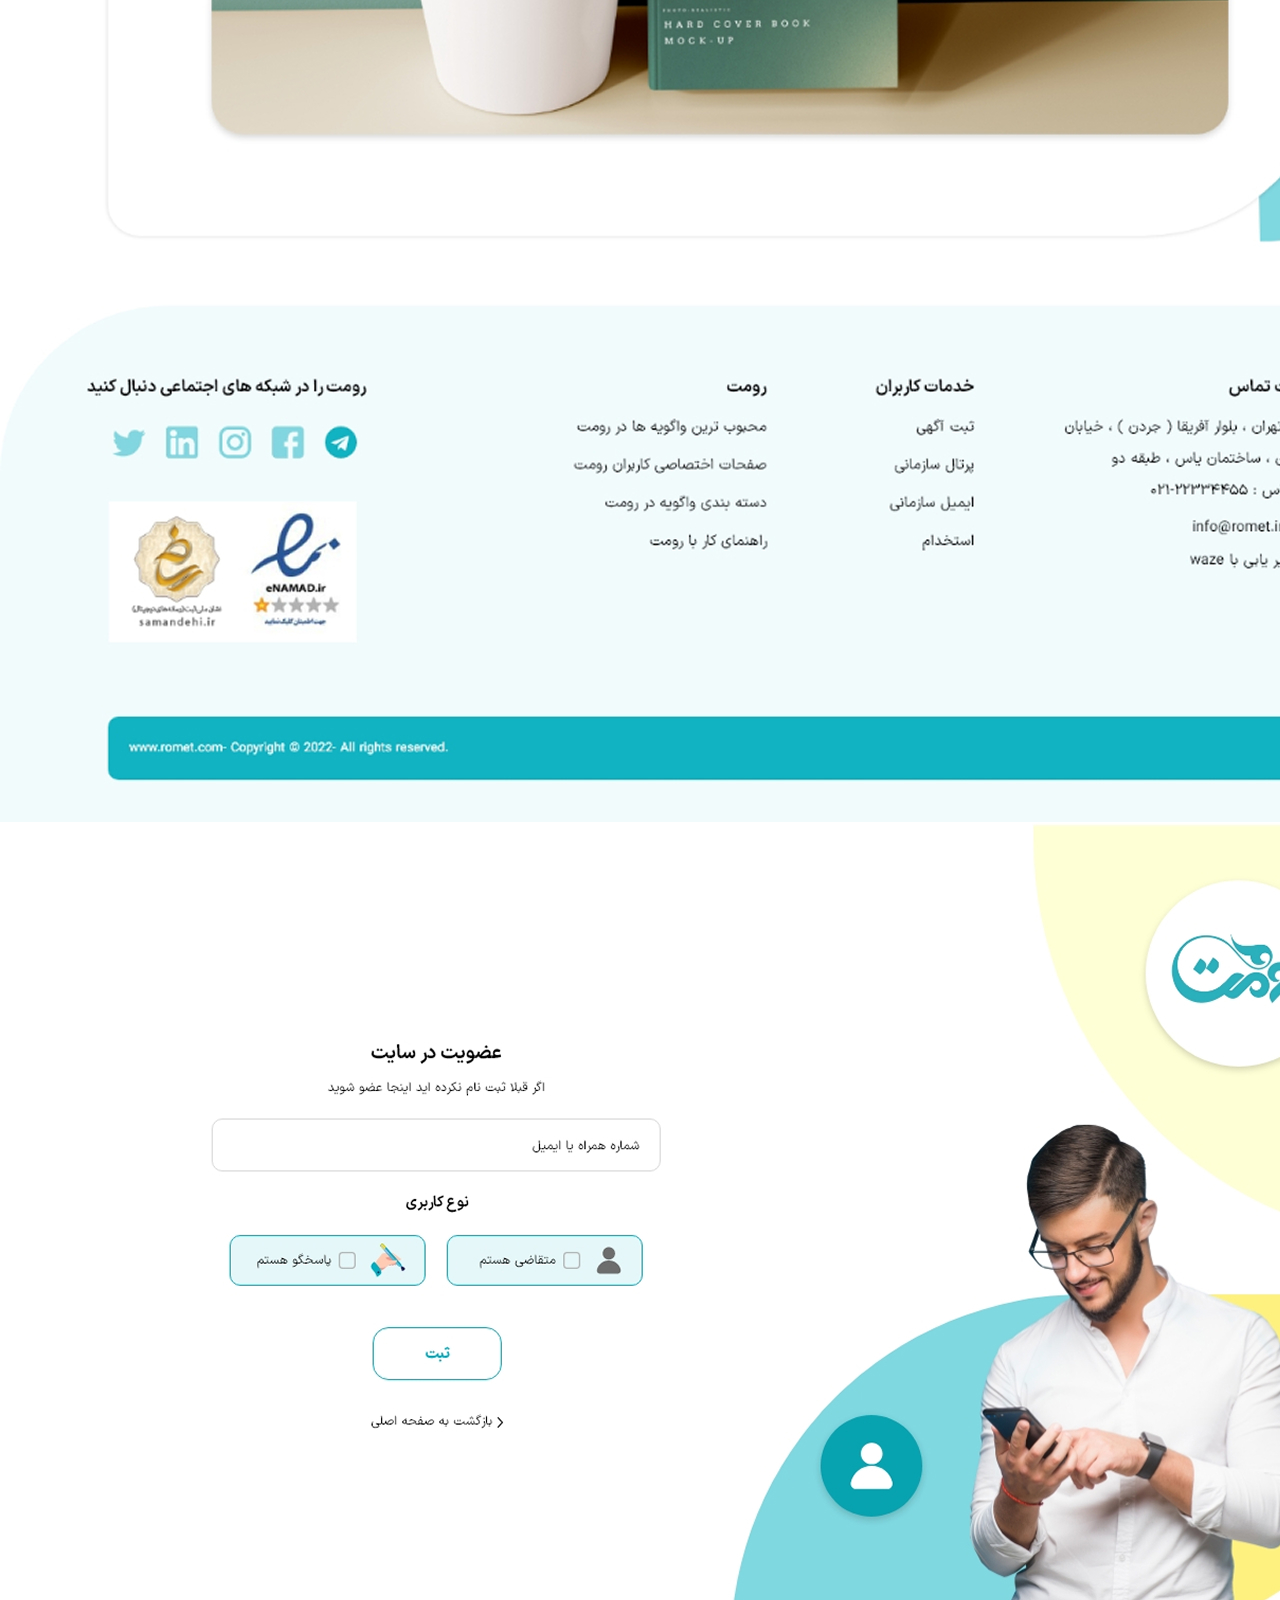
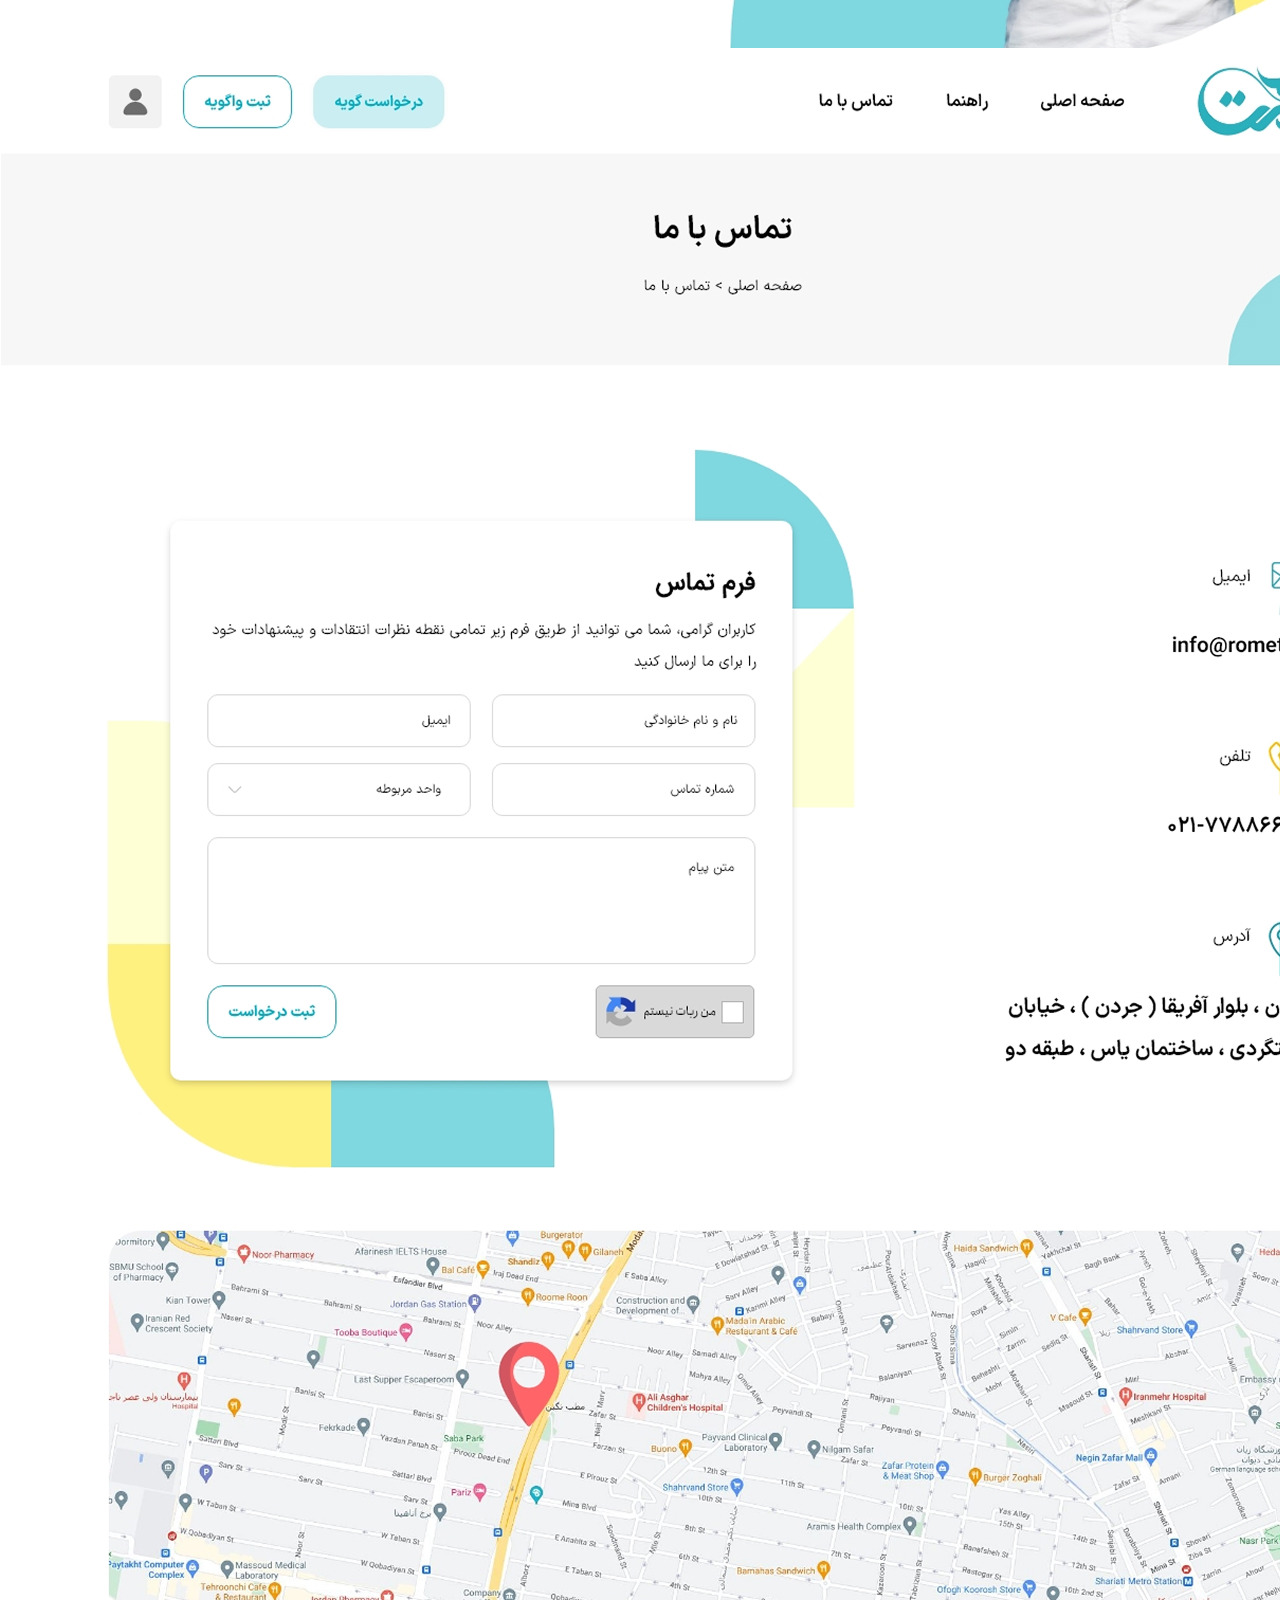
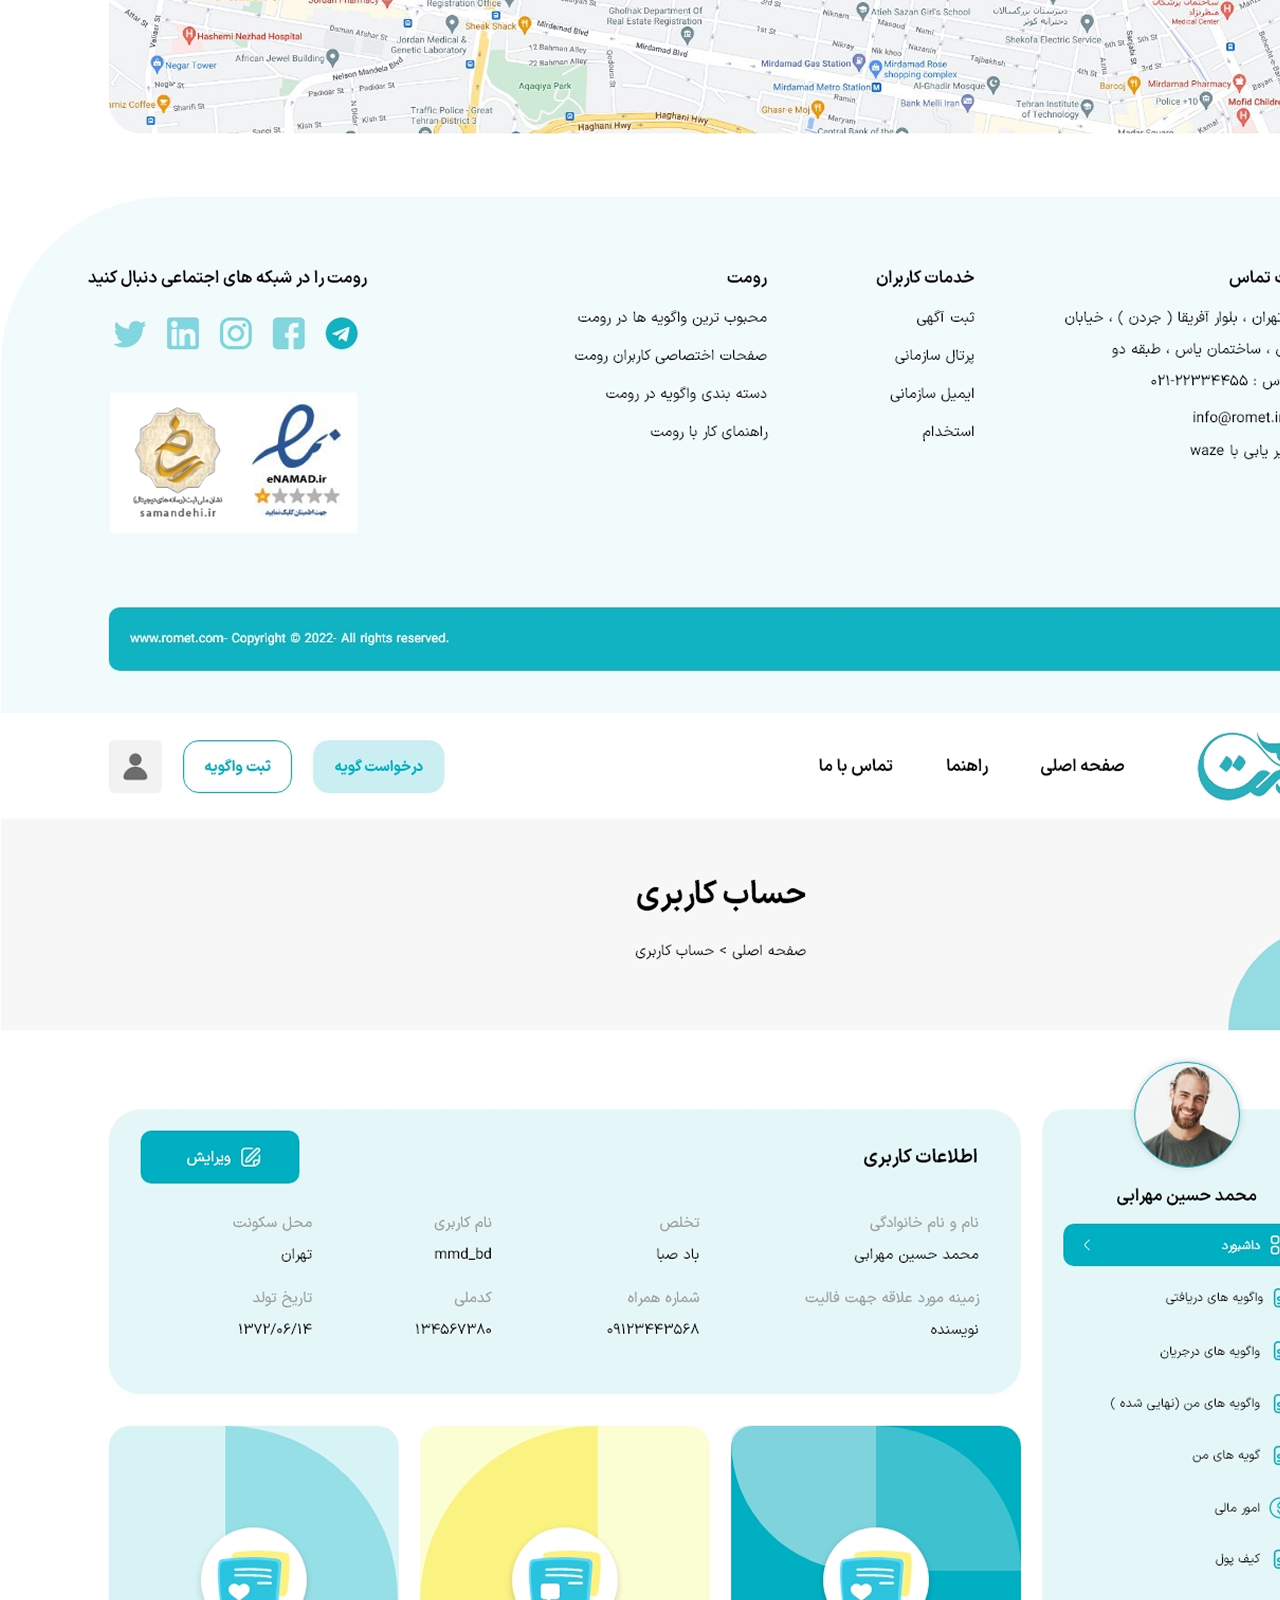
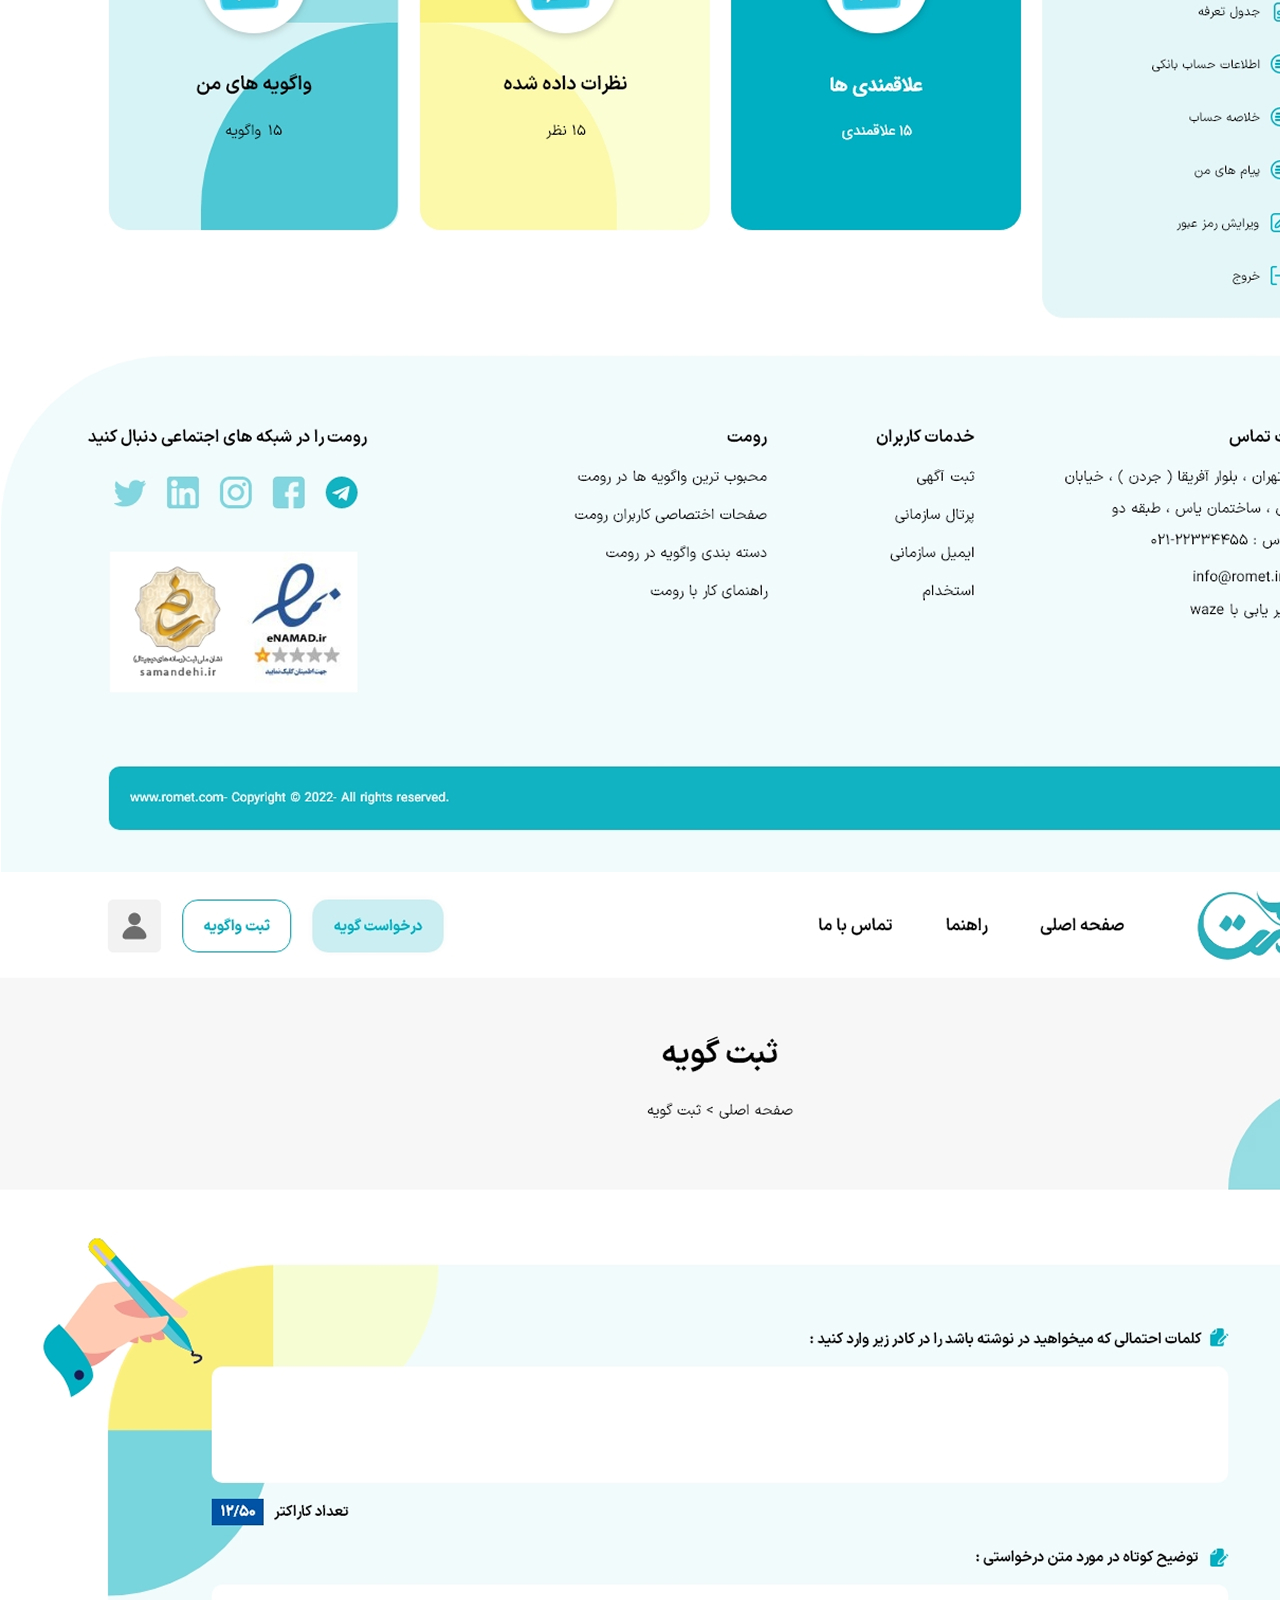
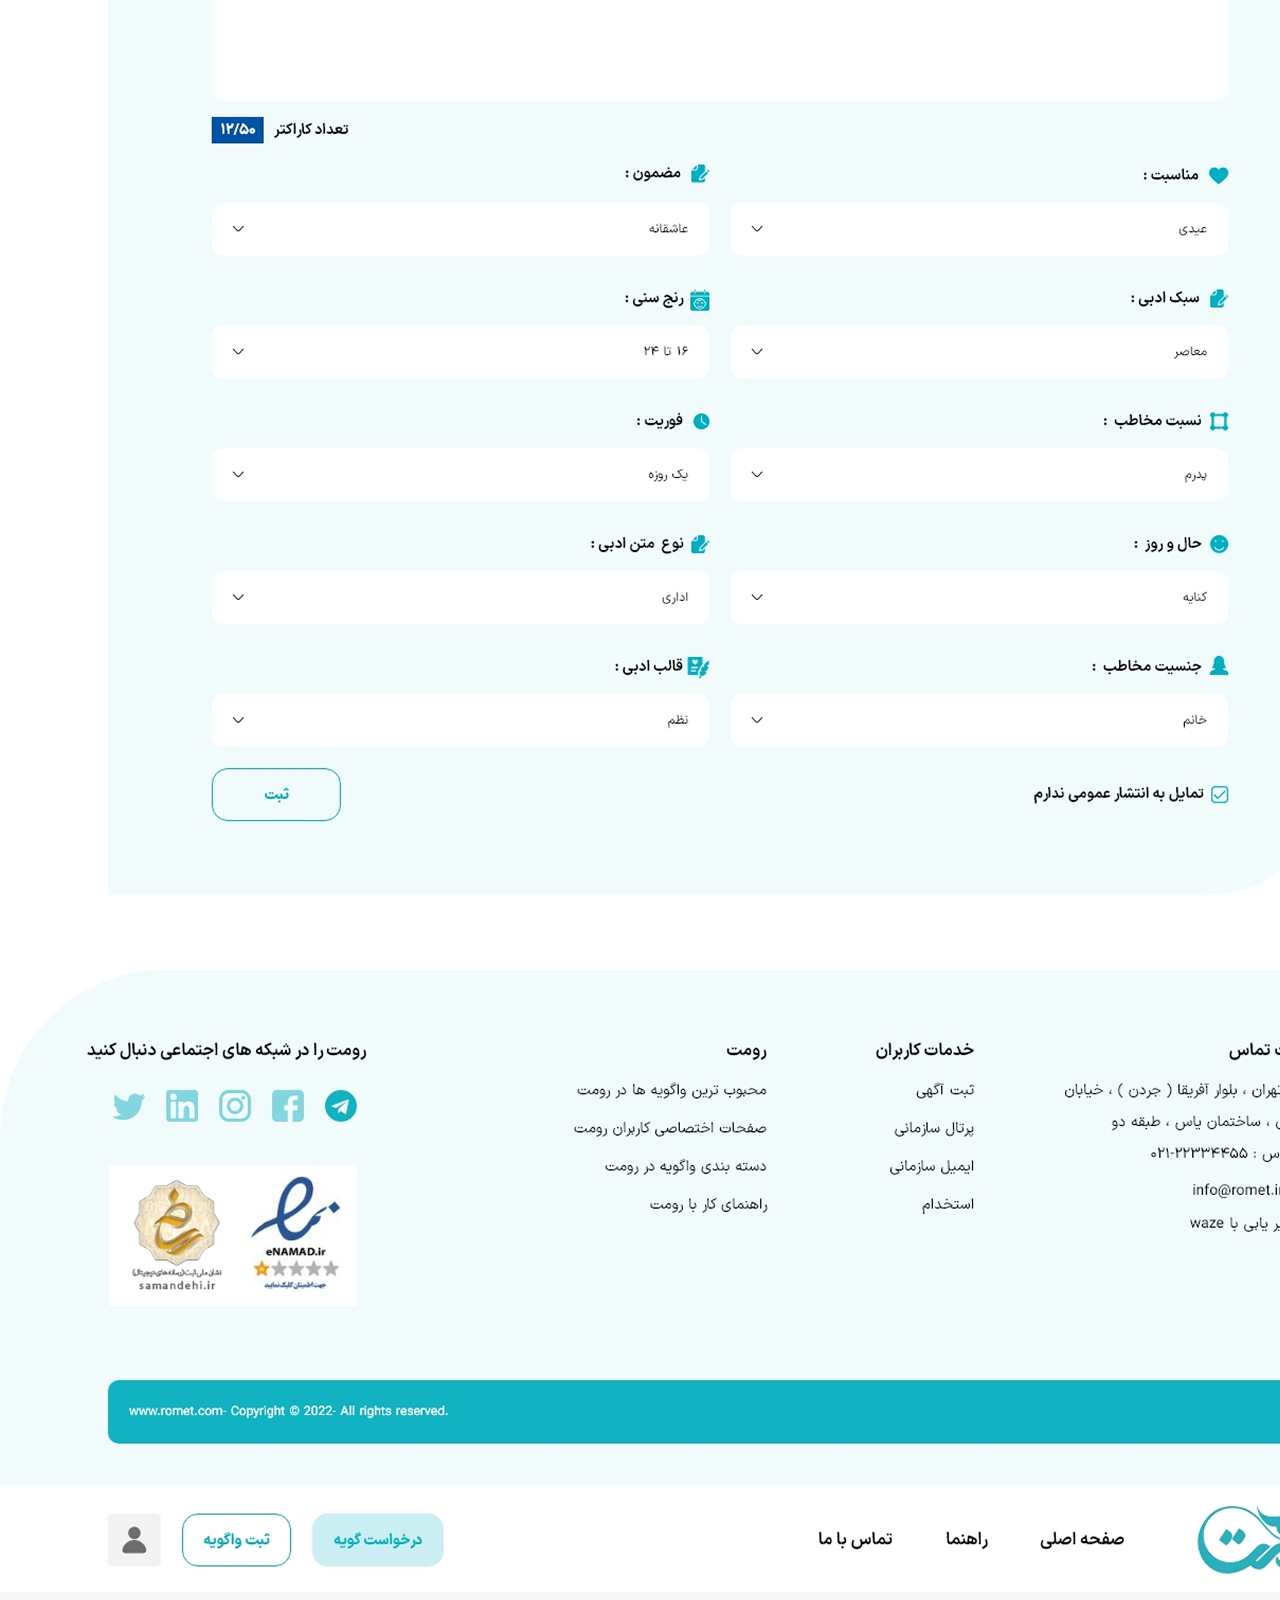
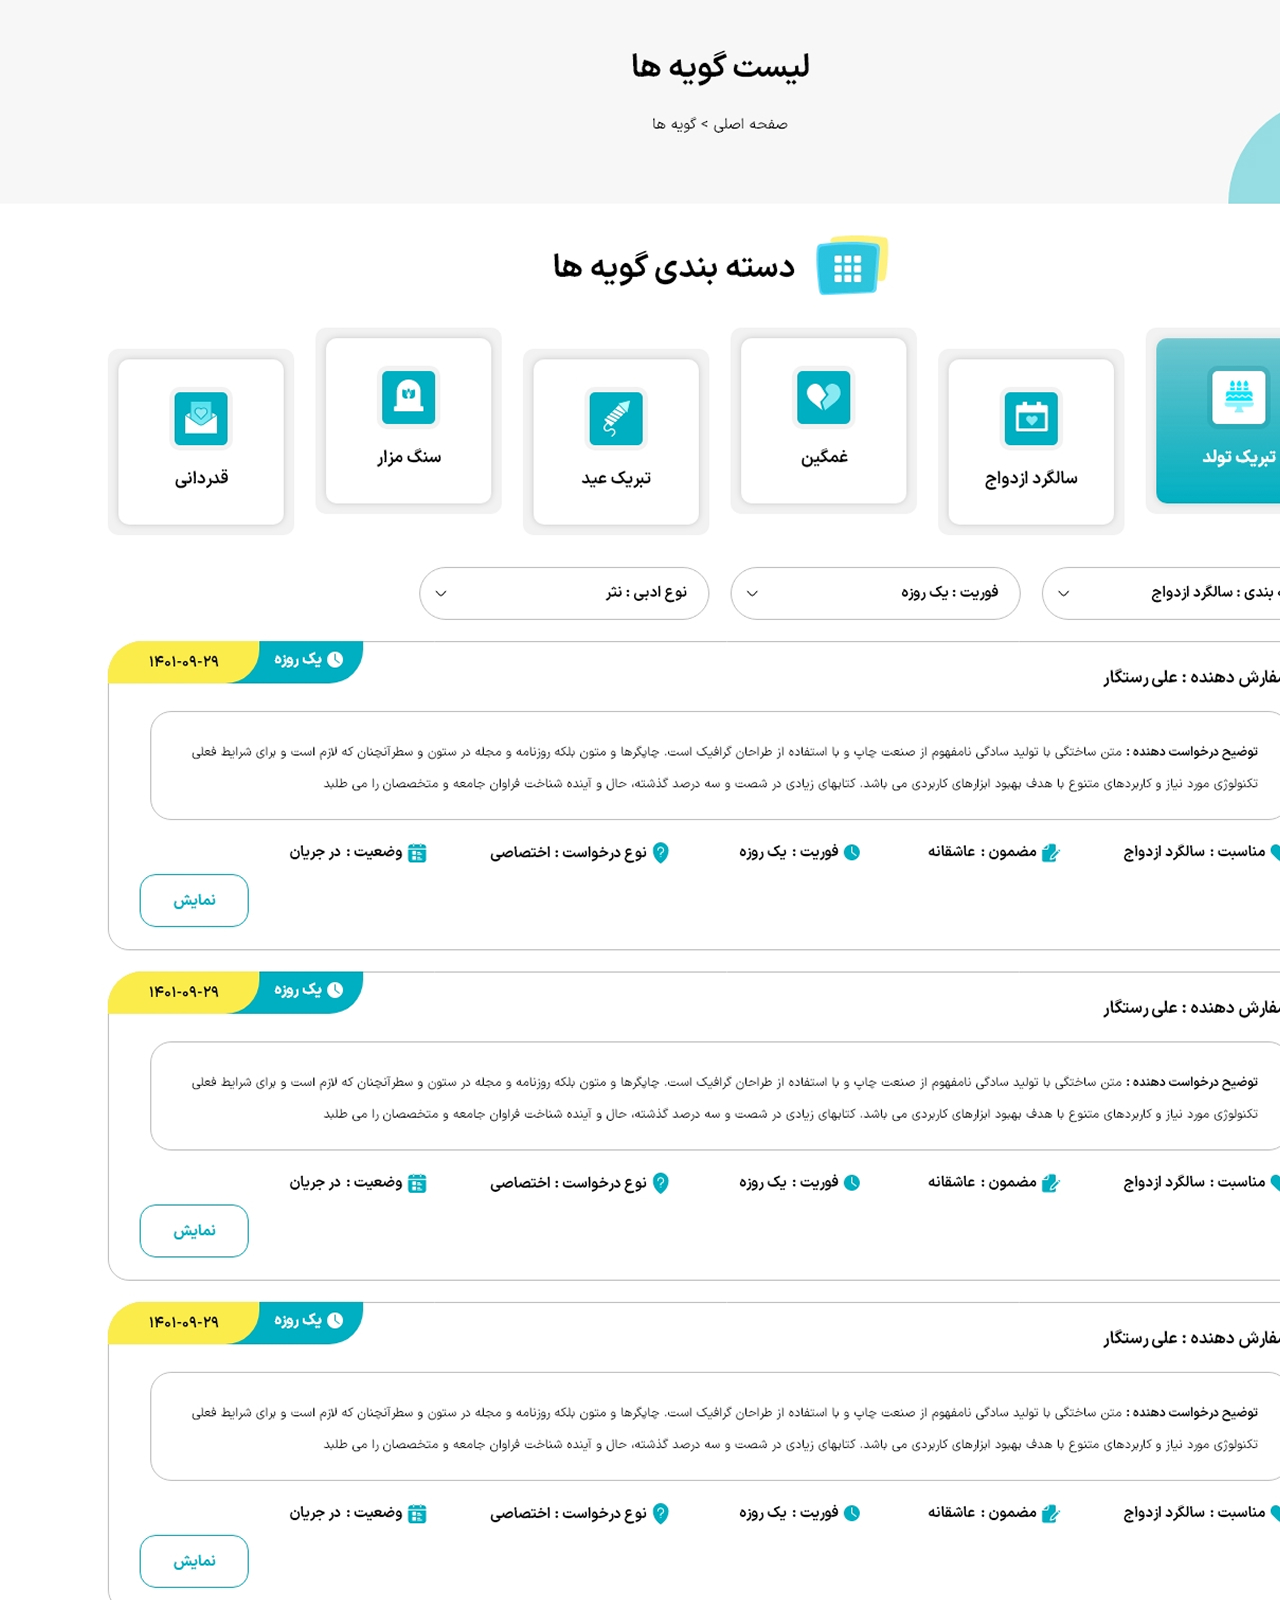
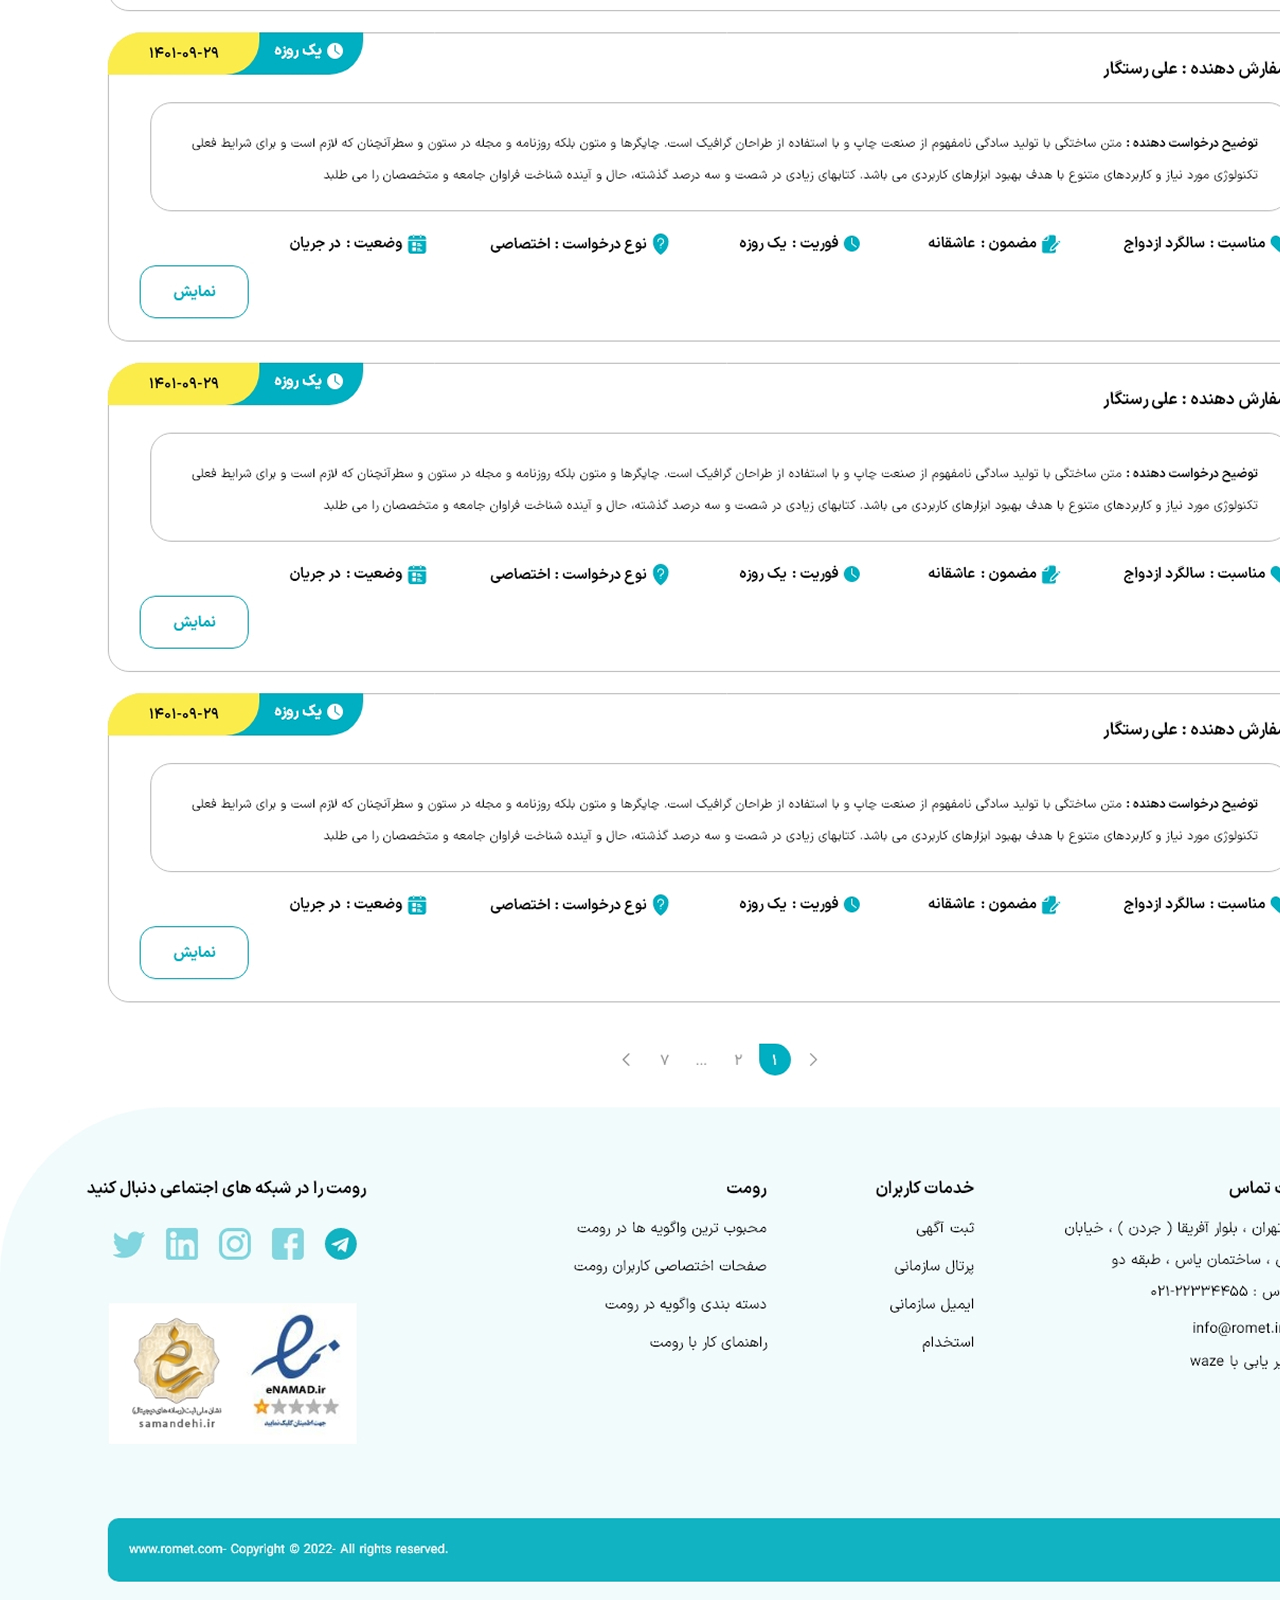
<file: romet.html>
<!DOCTYPE html>
<html lang="en">
<head>
    <meta charset="UTF-8">
    <meta name="viewport" content="width=device-width, initial-scale=1.0">
    <title>ROMET</title>
    <link rel="stylesheet" href="css/style.css">
</head>
<body style="background:#000">
    <div class="inc">
        <img src="img/romet.jpg" alt="">
    </div>
</body>
</html>
</file>
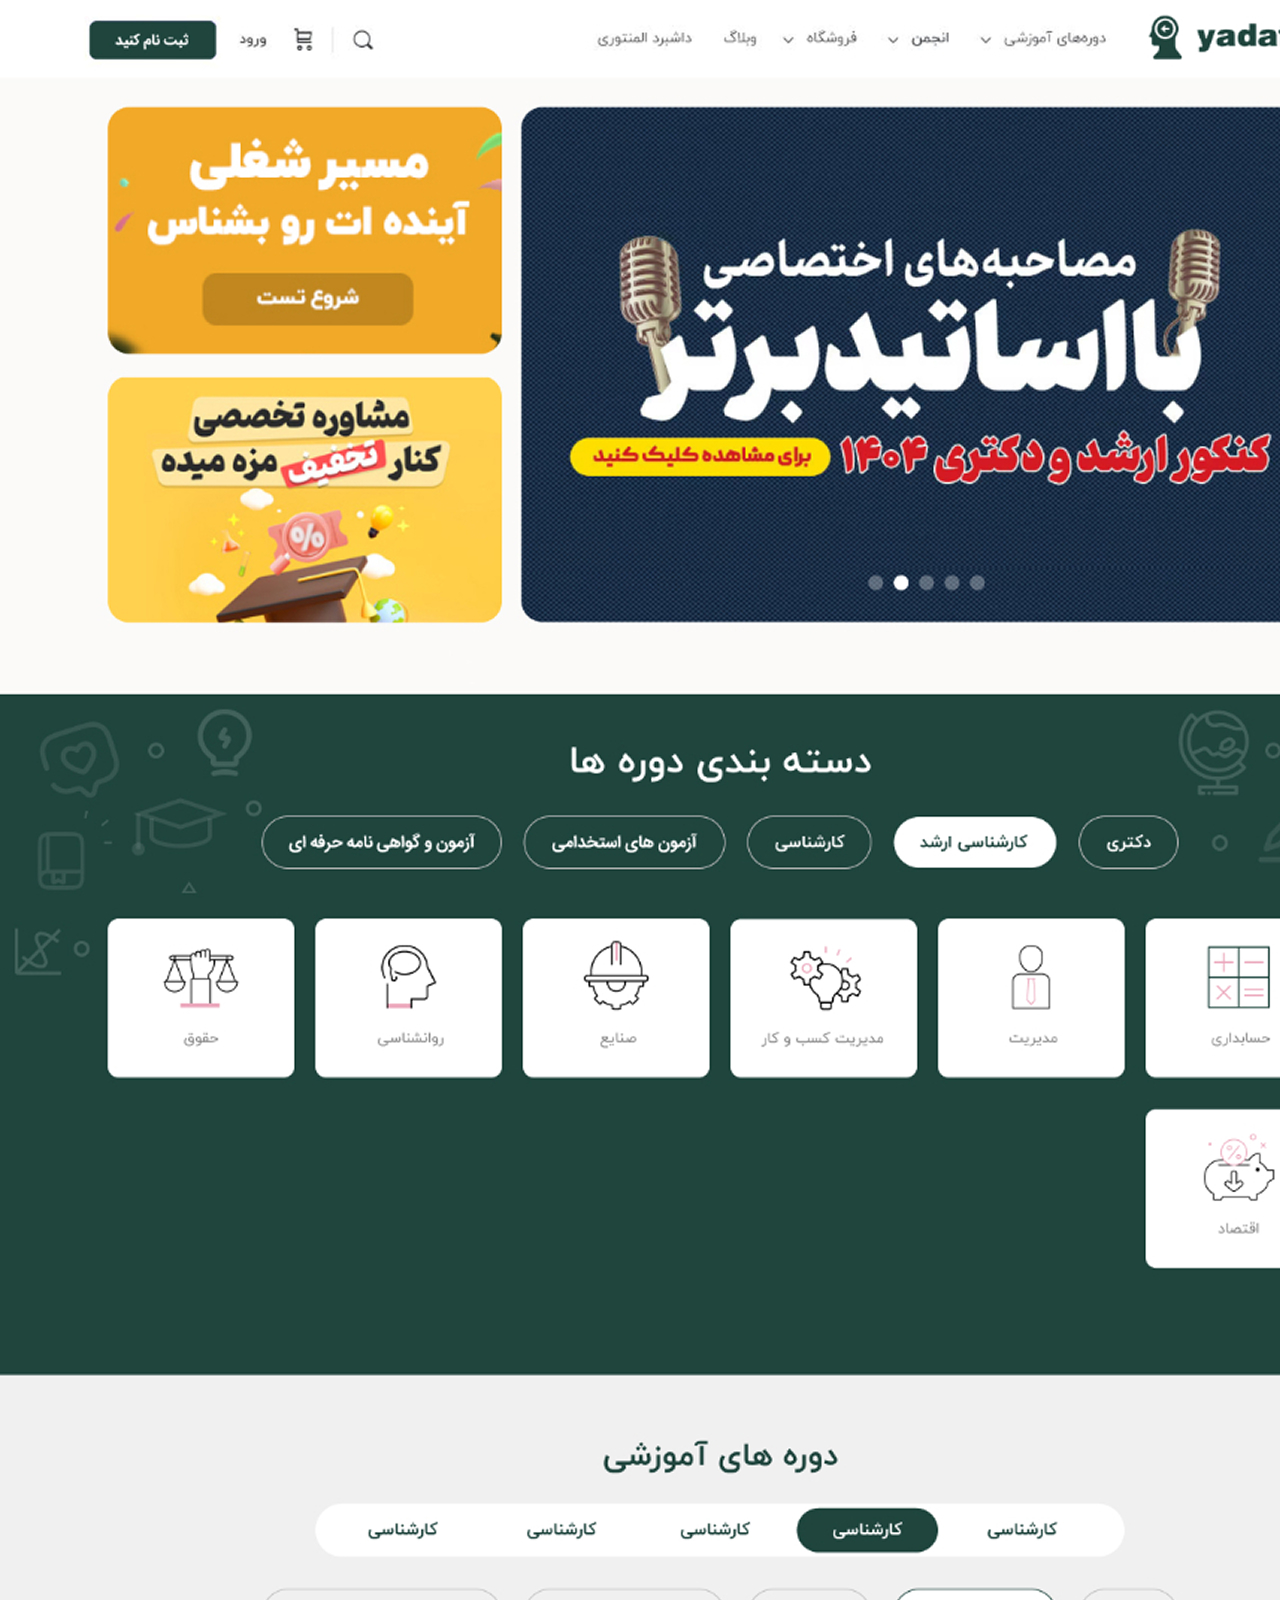
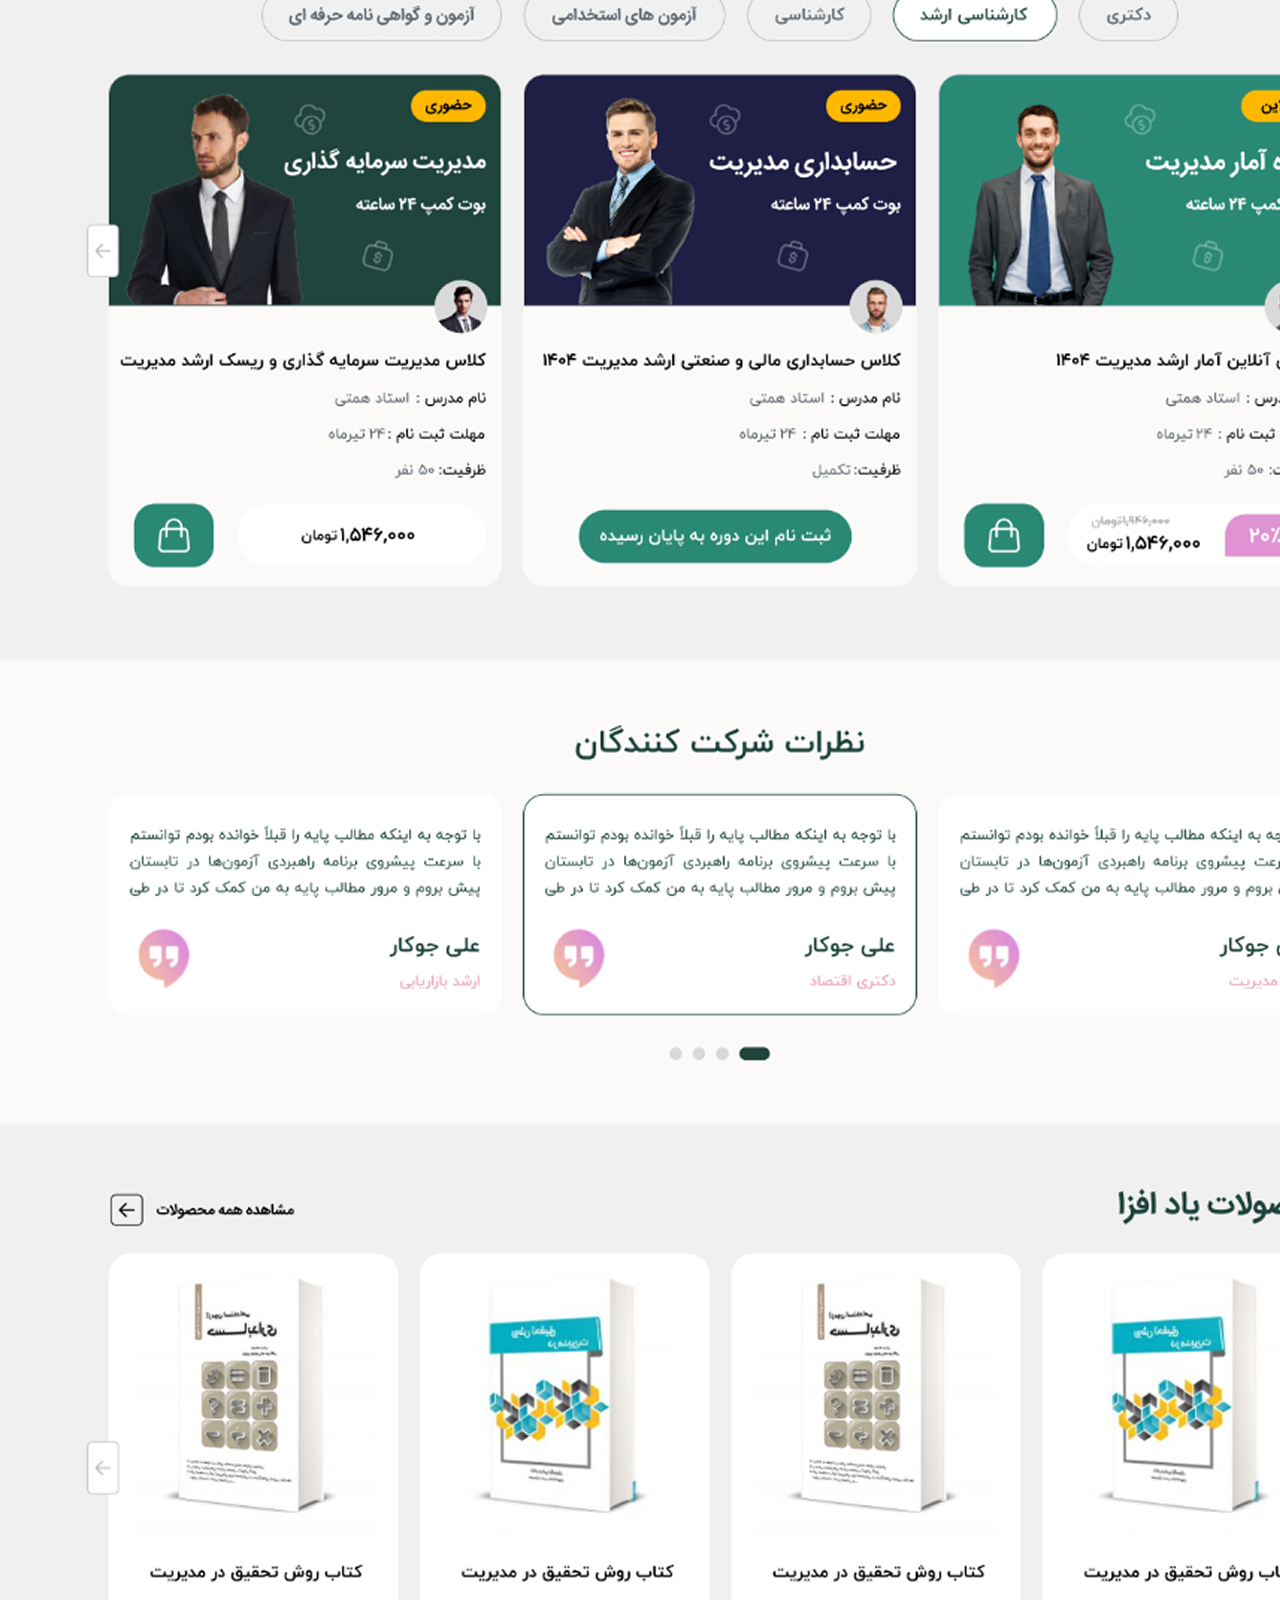
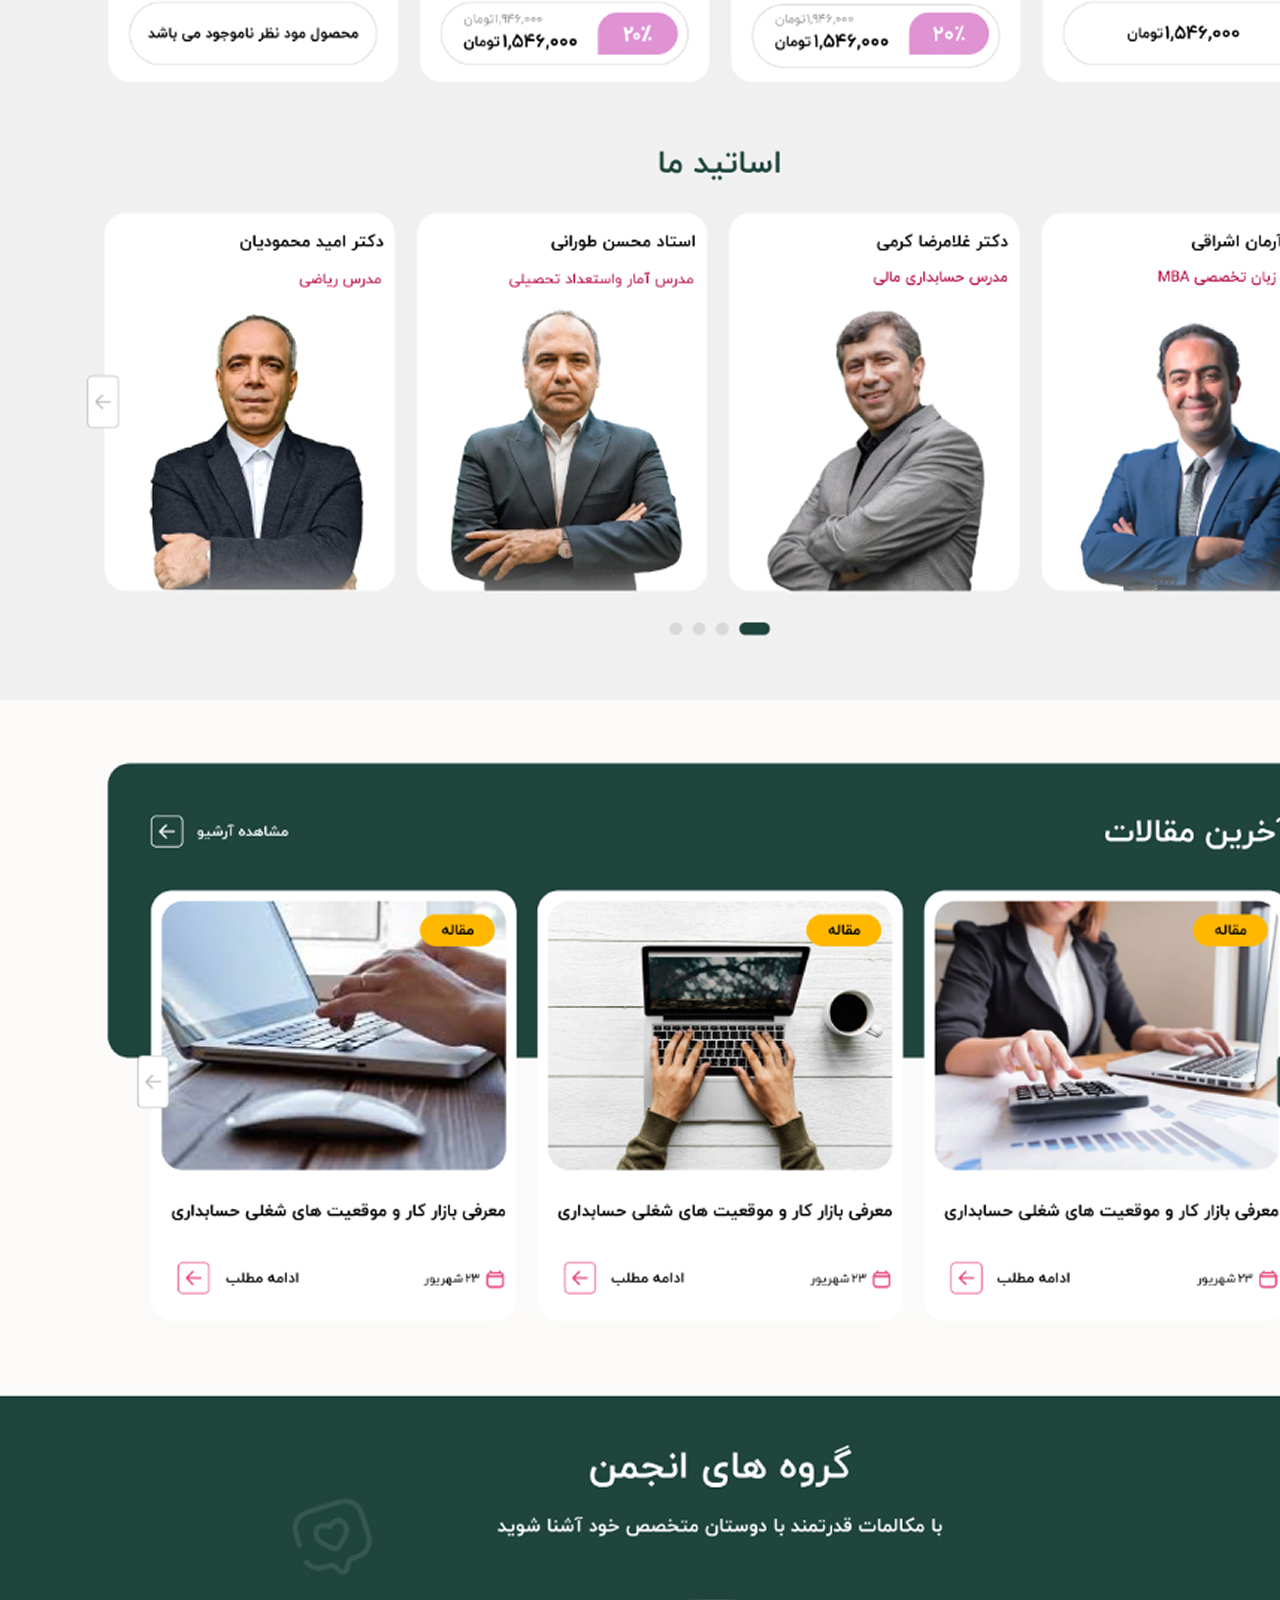
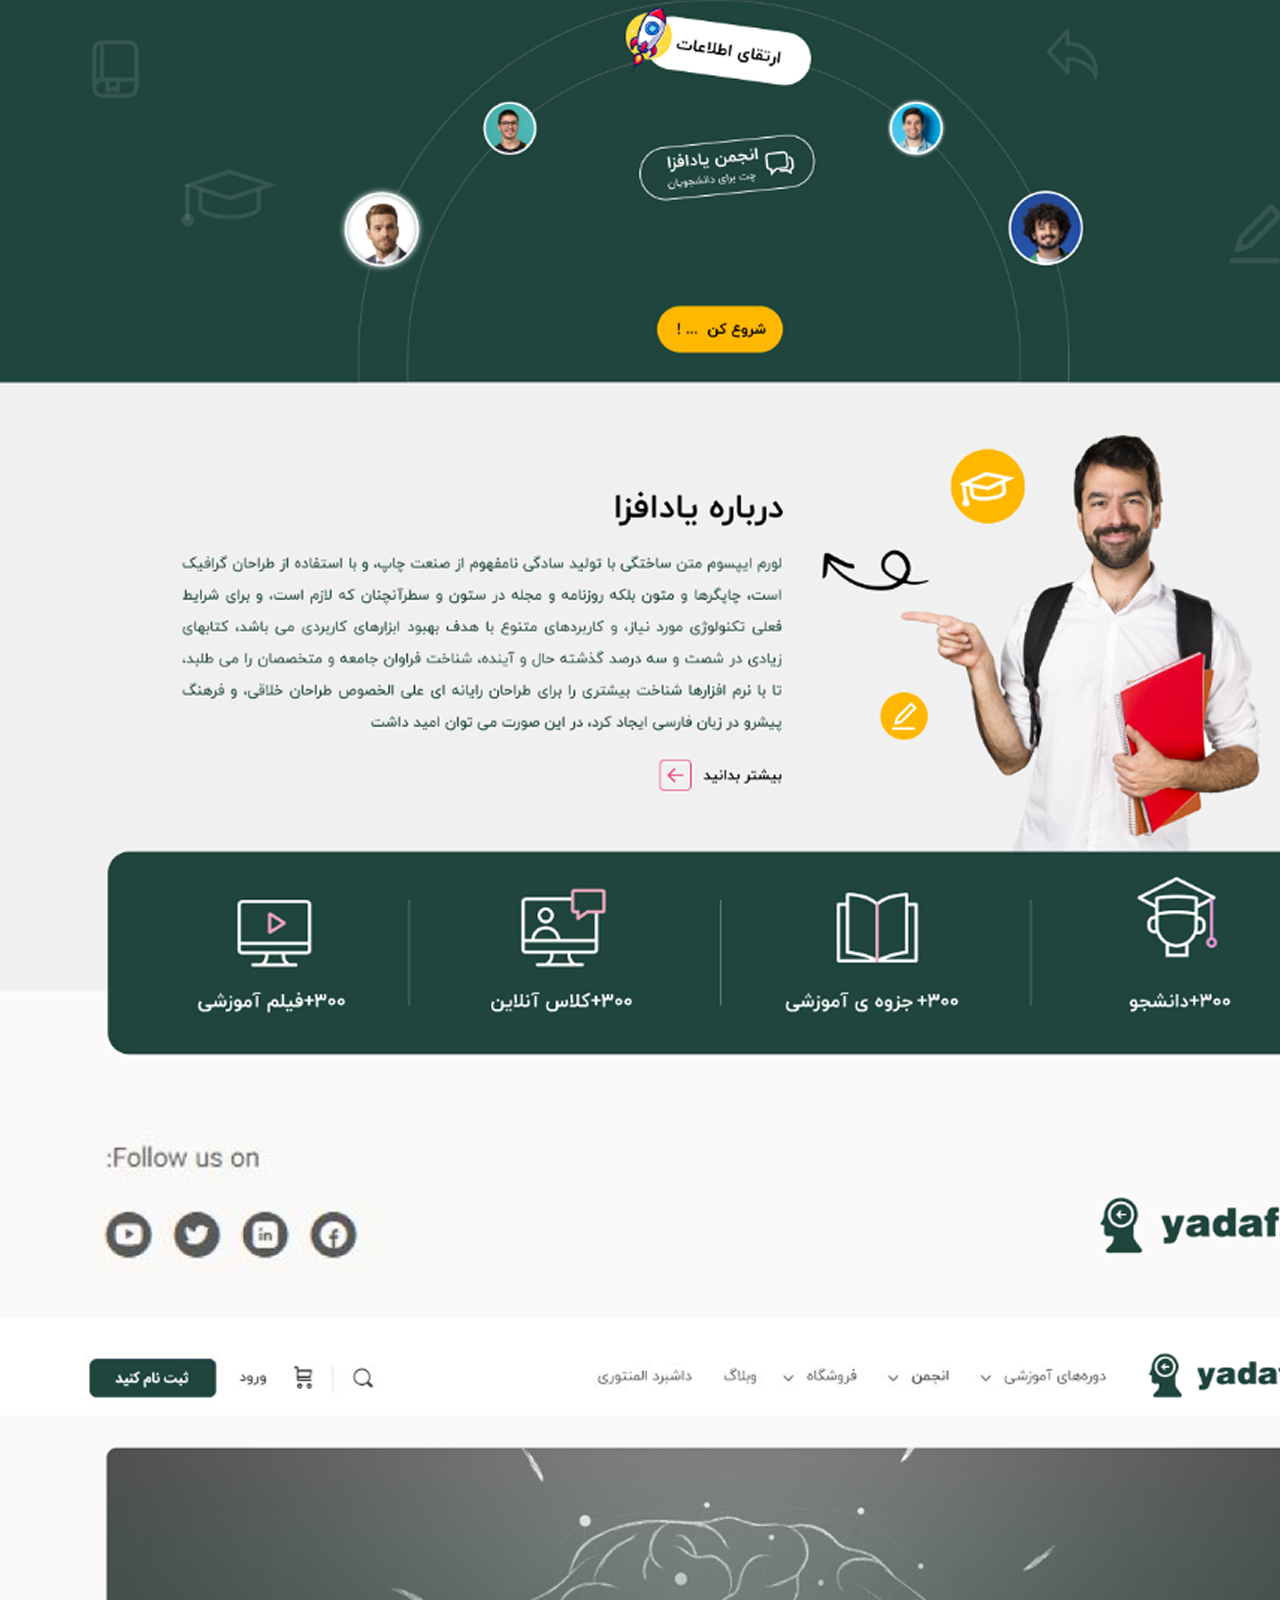
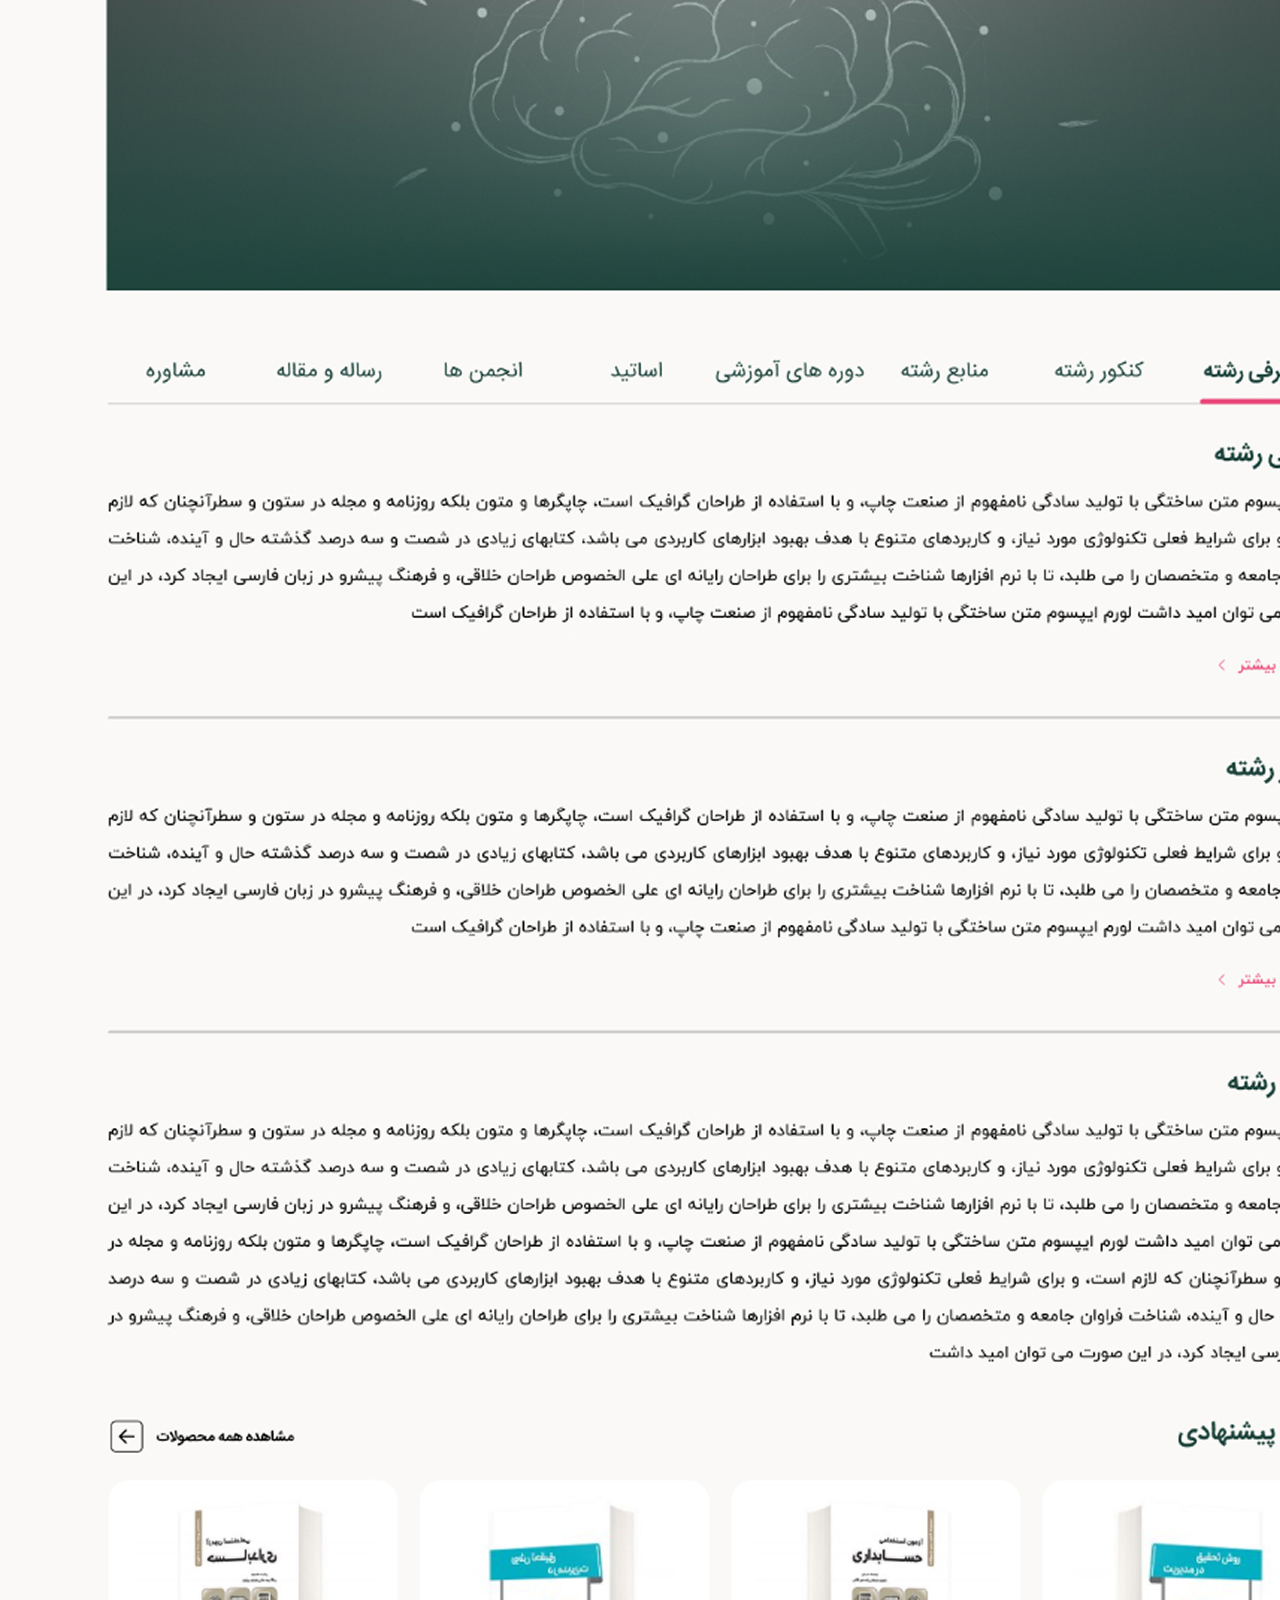
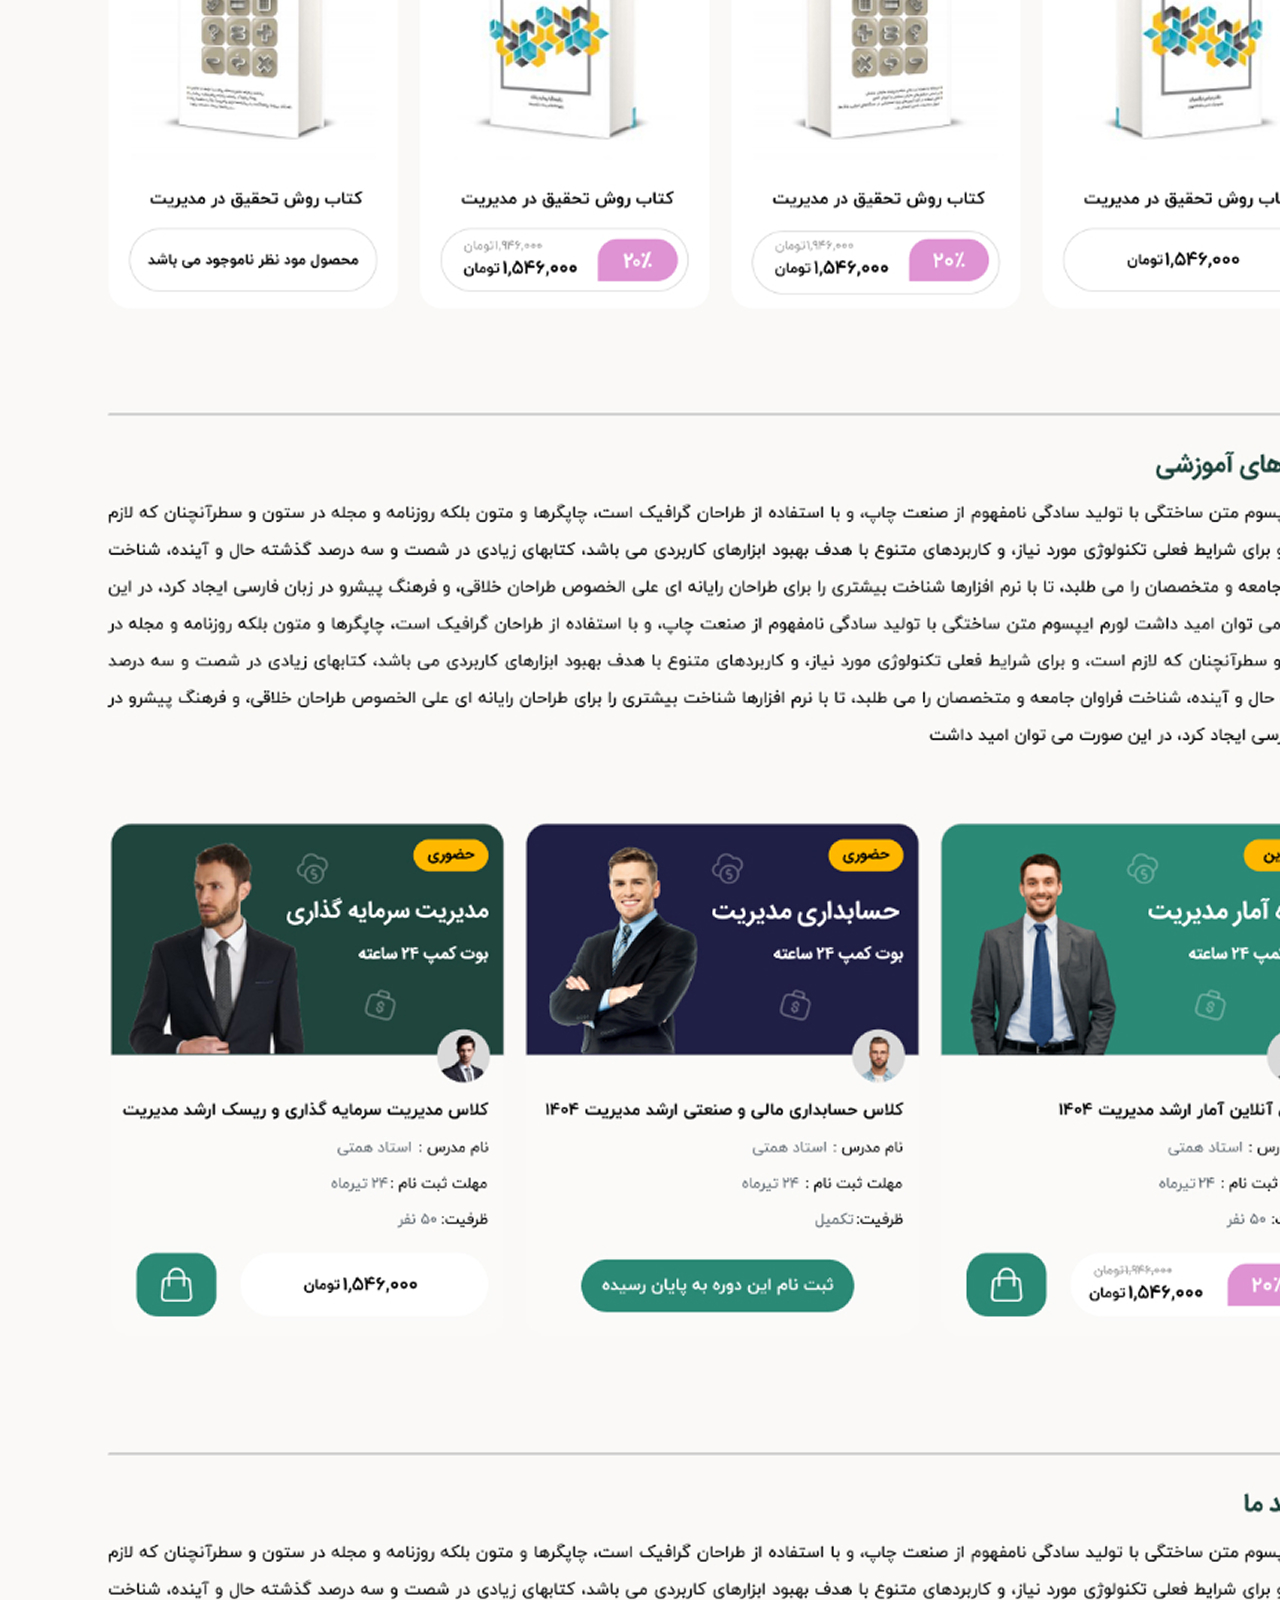
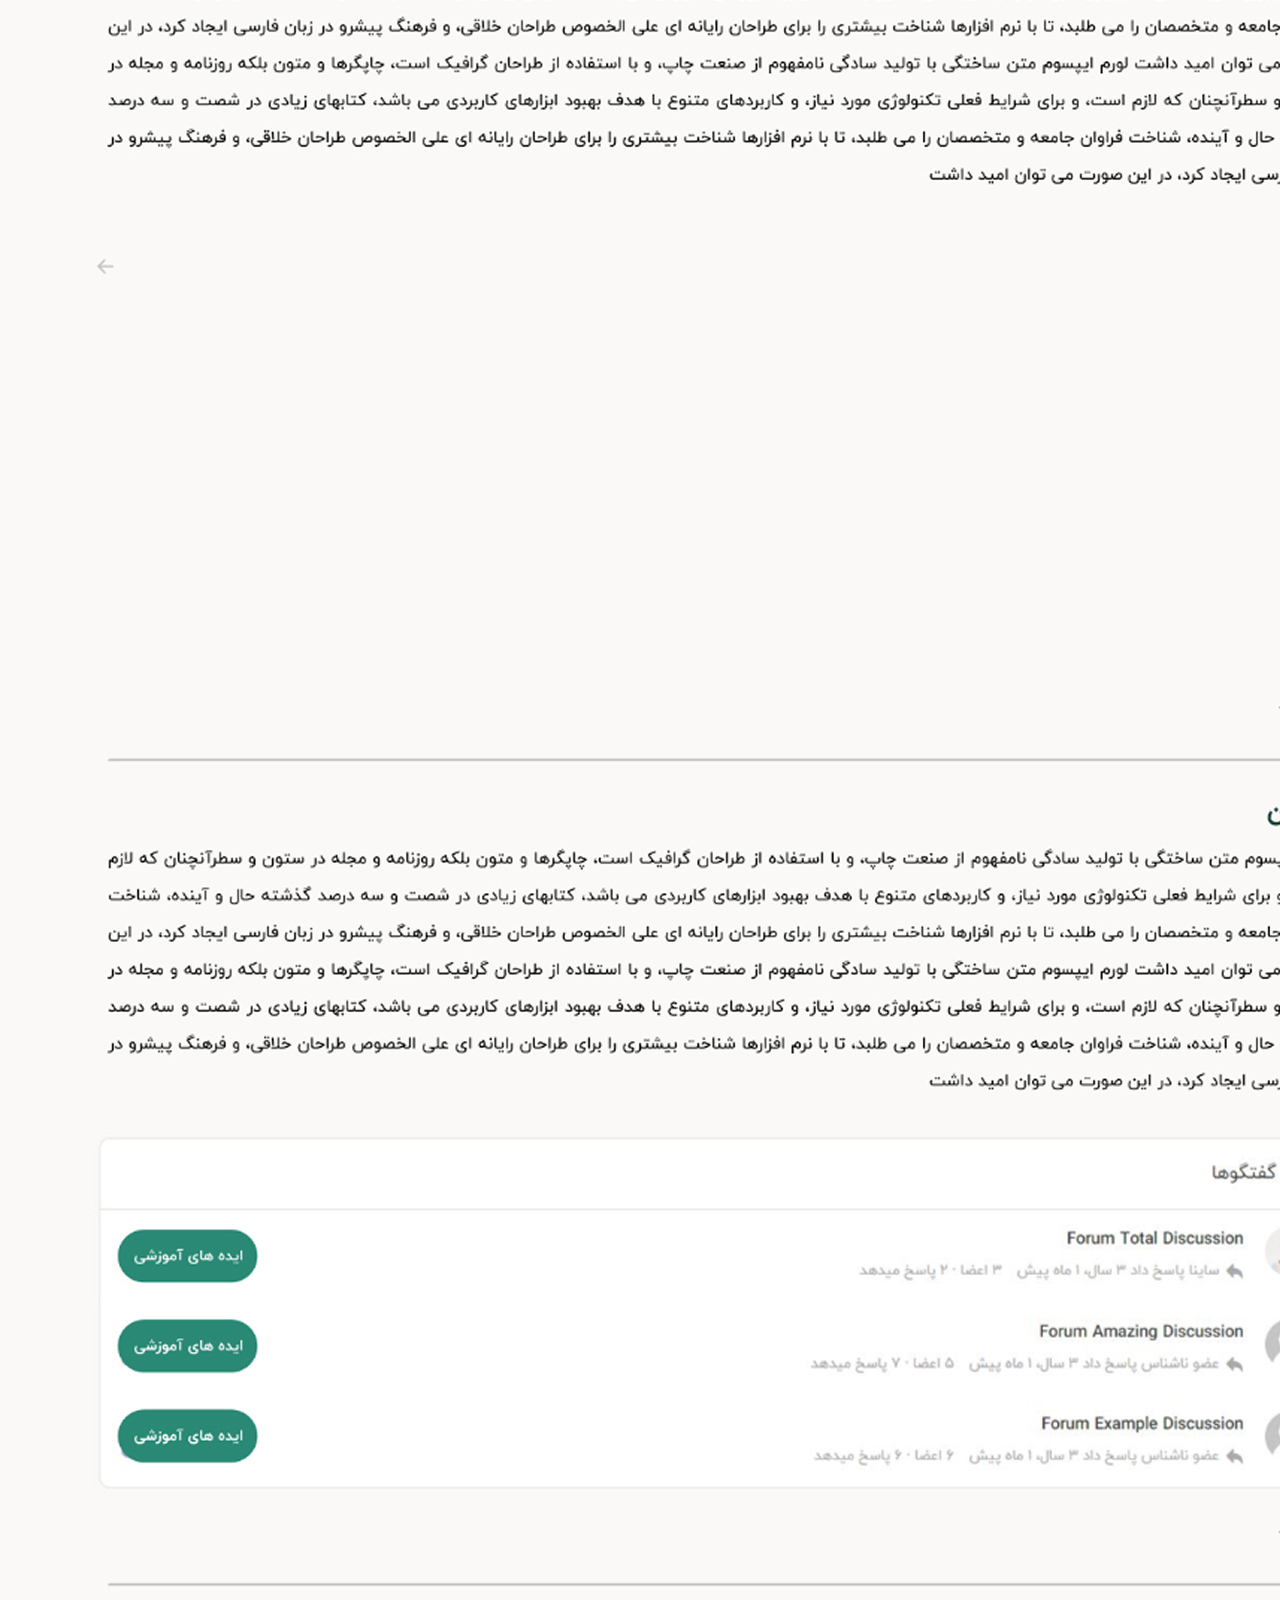
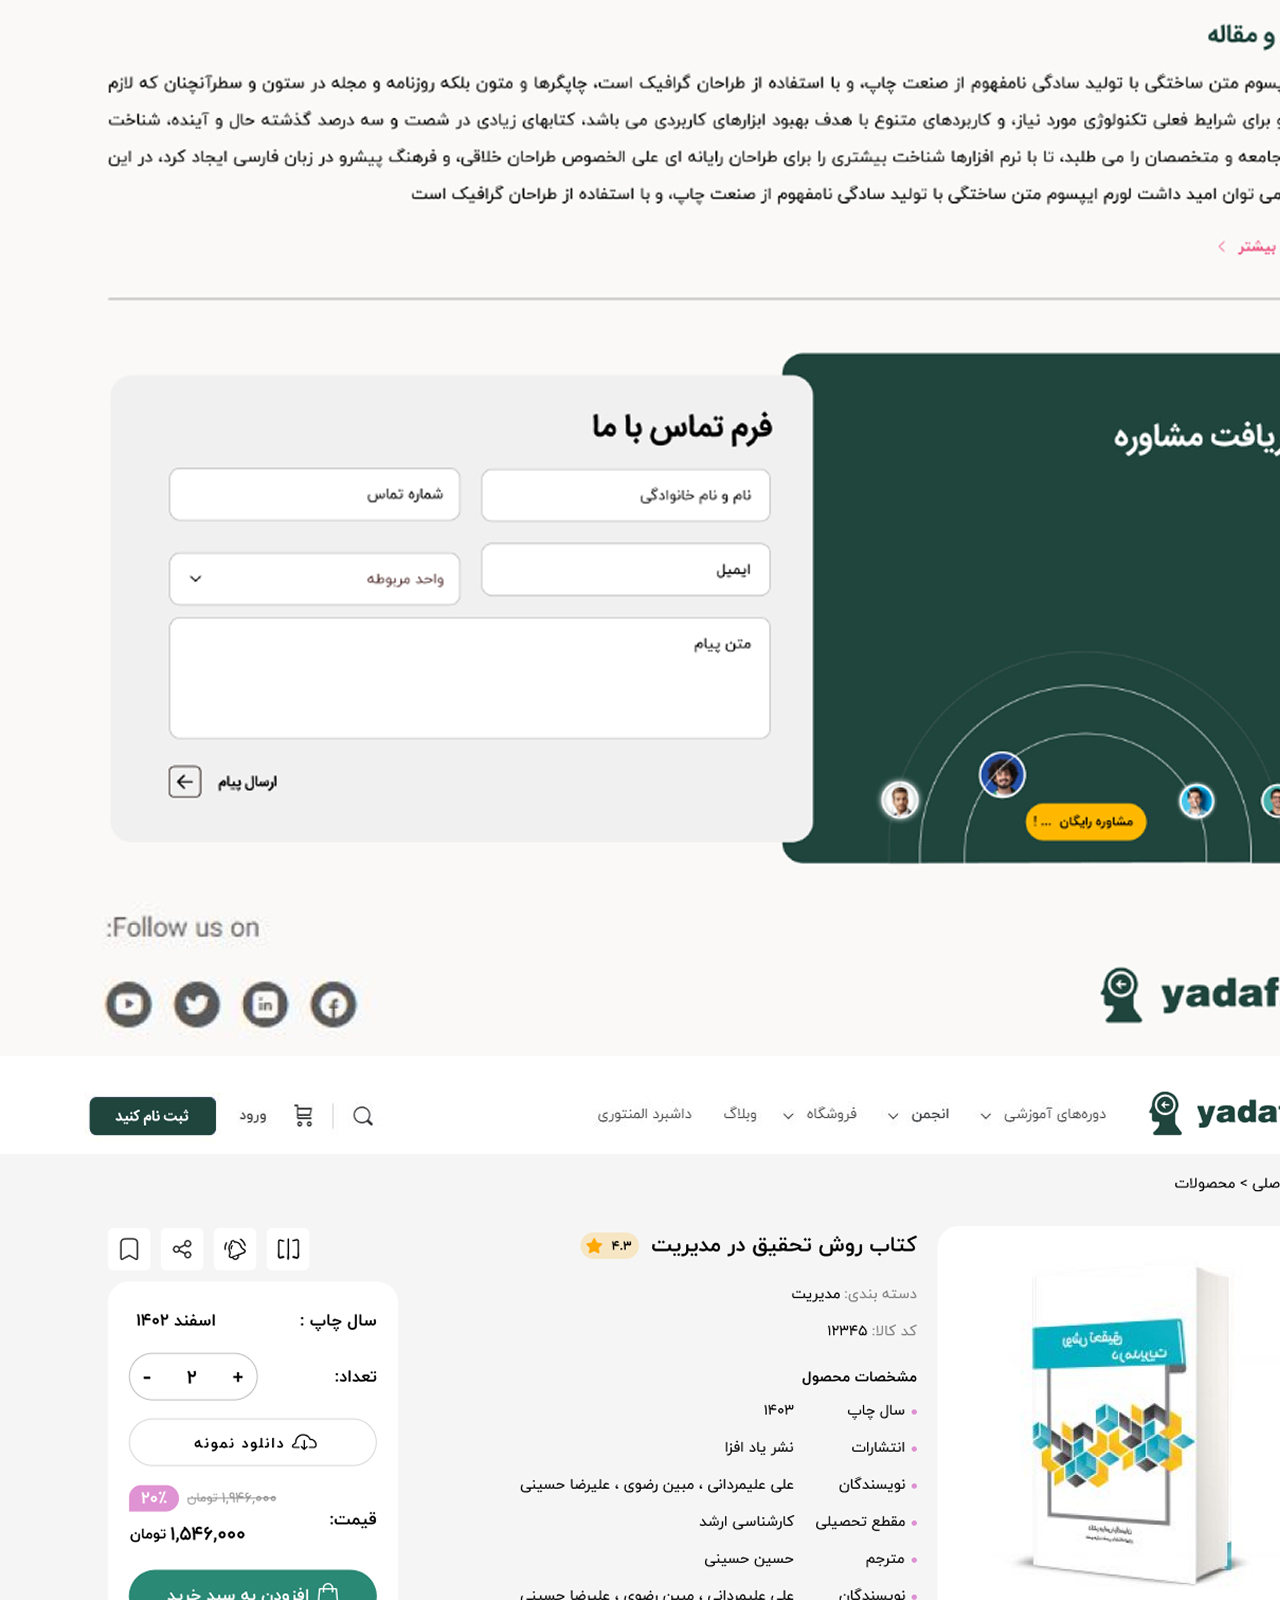
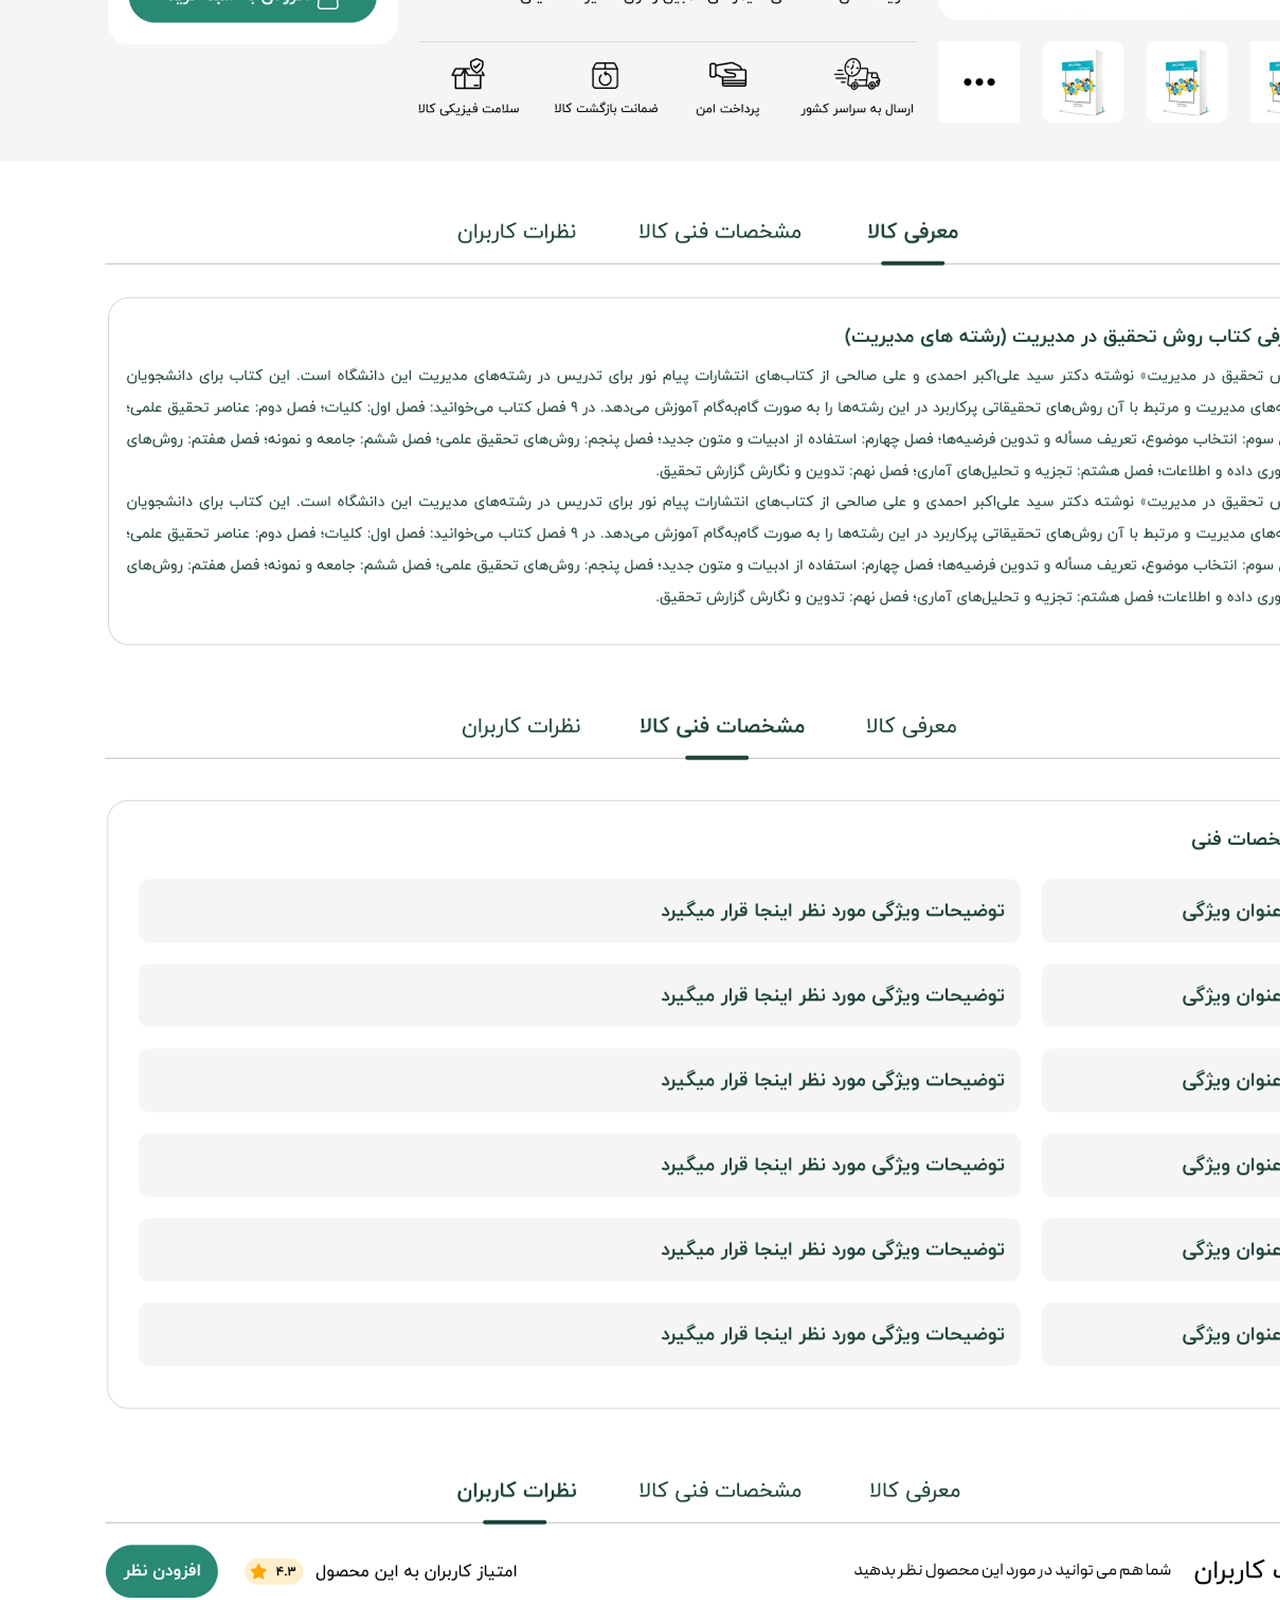
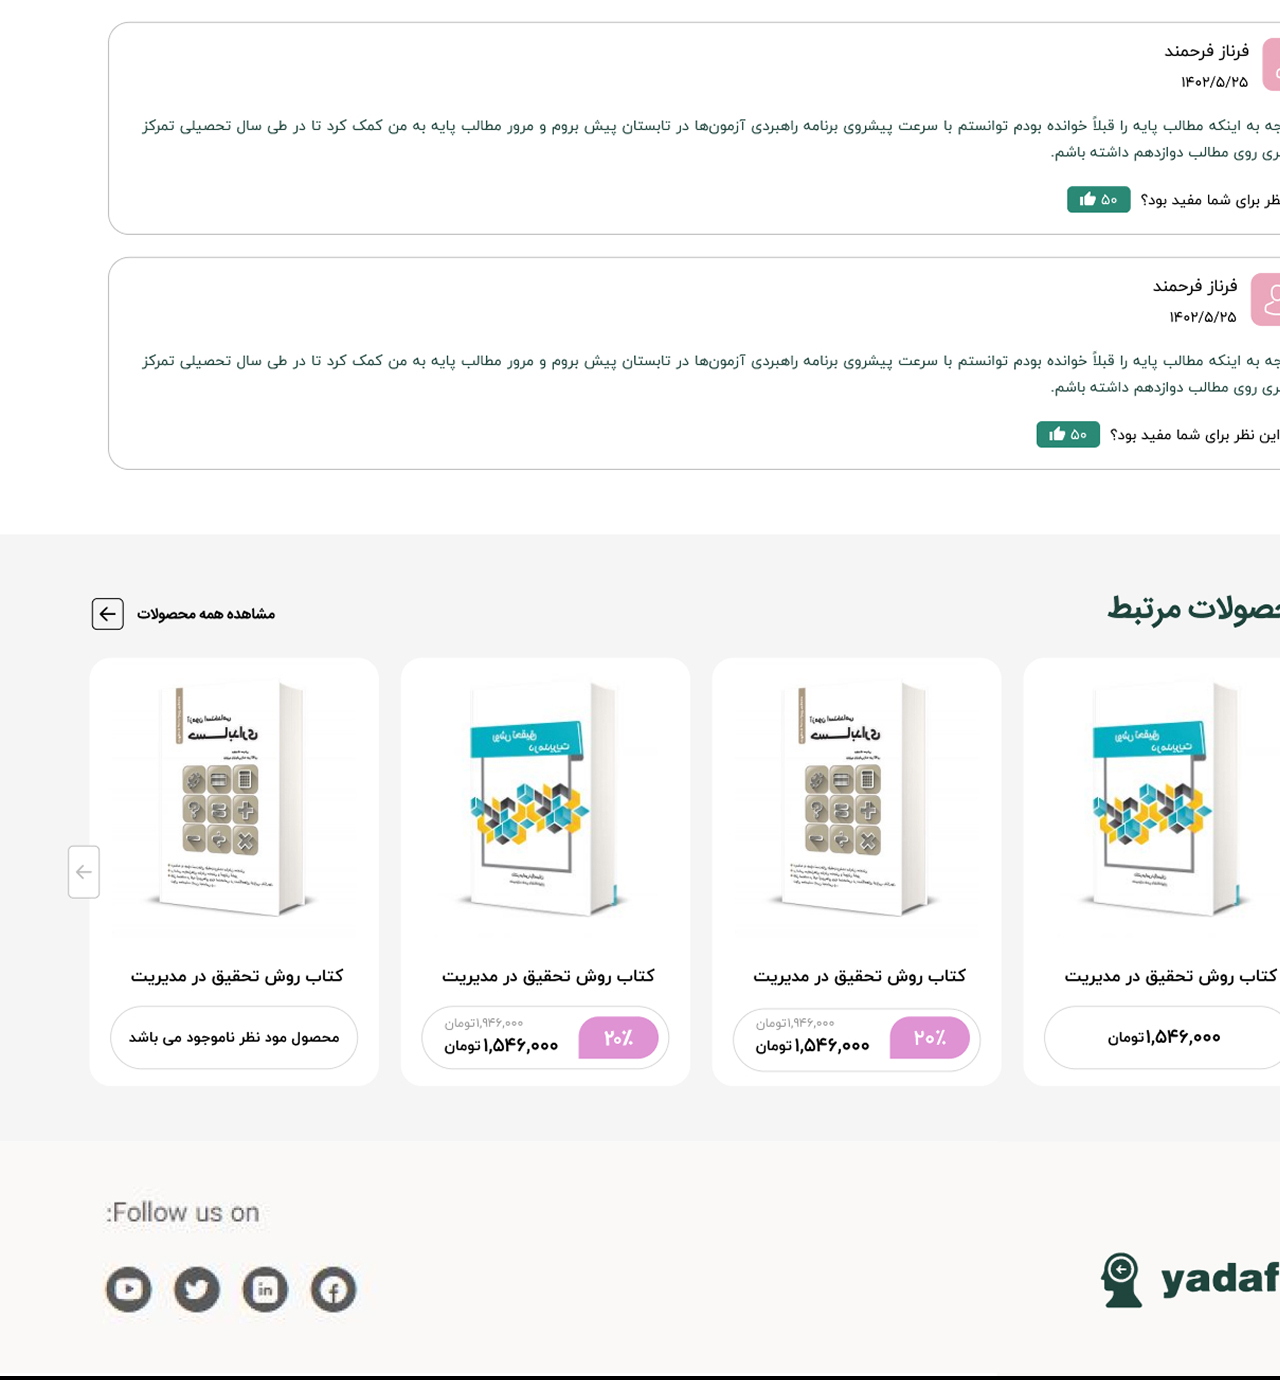
<file: yadafza.html>
<!DOCTYPE html>
<html lang="en">
<head>
    <meta charset="UTF-8">
    <meta name="viewport" content="width=device-width, initial-scale=1.0">
    <title>YADAFZA</title>
    <link rel="stylesheet" href="css/style.css">
</head>
<body style="background:#000">
    <div class="inc">
        <img src="img/yadafza.jpg" alt="">
    </div>
</body>
</html>
</file>
<file: css/style.css>
/* Typography */

@font-face {
  font-display: block;
  font-family: Mori;
  font-style: normal;
  font-weight: 400;
  src: url(https://assets.codepen.io/16327/PPMori-Regular.woff) format("woff");
}

@font-face {
  font-display: block;
  font-family: Mori;
  font-style: normal;
  font-weight: 600;
  src: url(https://assets.codepen.io/16327/PPMori-SemiBold.woff) format("woff");
}

@font-face {
  font-display: block;
  font-family: Fraktion Mono;
  font-style: normal;
  font-weight: 400;
  src: url(https://assets.codepen.io/16327/PPFraktionMono-Bold.woff)
    format("woff");
}

body {
  margin: 0;
  box-sizing: border-box;
  /* clip, not hidden: setting overflow-x alone to "hidden" silently
     promotes overflow-y's computed value to "auto" too (a real CSS
     Overflow spec rule), which can make the browser treat body/.content
     as the scrolling container that #about's position:sticky measures
     against instead of the true viewport -- breaking or shortening its
     hold time inconsistently. "clip" doesn't trigger that promotion,
     so it stays a pure "hide horizontal overflow" without side effects
     on sticky elsewhere on the page. See the same reasoning on
     .content below. */
  overflow-x: clip;
  background-color: #171717;
}

/* ===== Intro signature animation (draws once on load, then settles as a fixed logo) ===== */
.intro-overlay {
  position: fixed;
  inset: 0;
  background-color: #171717;
  z-index: 10050;
  pointer-events: none;
}

.intro-logo {
  position: absolute;
  top: 0;
  left: 0;
  width: 190px;
  height: auto;
  z-index: 10060;
  pointer-events: none;
  transform-origin: 50% 50%;
  will-change: transform, left, top;
  /* Crisper vector output: no antialiasing shortcuts on the curve. */
  shape-rendering: geometricPrecision;
}

.intro-logo path {
  fill: none;
  stroke: #ffffff;
  /* vector-effect="non-scaling-stroke" (set on the path itself) keeps this
     stroke width fixed in screen pixels no matter how much the viewBox
     (1102 x 243) gets downscaled to fit the resting 190px logo, or how
     much GSAP scales the element during the draw-in. Without it, the
     stroke was rendered at a fraction of a pixel once settled, which is
     what made the line look broken up into dots. */
  stroke-width: 2.6;
  stroke-linecap: round;
  stroke-linejoin: round;
}

@media screen and (max-width: 767px) {
  .intro-logo {
    width: 132px;
  }
}

#skill{
  height: auto;
}
.aboutImgWrap {
  position: relative;
  height: auto;
  overflow: hidden;
  border-radius: 0;
  aspect-ratio: 402 / 480;
  width: 100%;
}

.aboutImg {
  width: 100%;
  height: 100%;
  object-fit: cover;
  border-radius: 0;
  display: block;
}

@media screen and (max-width: 991px) {
  .aboutImgWrap {
    margin-bottom: 30px;
  }
}

.mask {
  font-size: 10em;
  font-weight: bold;
  text-transform: uppercase;
  transition: 1s font-size;
  position: absolute;
  font-family: unset;
  left: 0;
  top: 0;
  height: 100%;
}

.mask text {
  letter-spacing: -.1em;
}

.mask rect {
  fill: rgba(255, 255, 255, .9);
  mask: url(#mask);
}

.post p {
  text-align: left;
  line-height: 30px;
  color: #fff;
  font-size: 20px;
  font-weight: 400;

}
#jet{
  left: 30%;
  position: absolute;
  display: block;
}

#jet path{
  stroke:#fff !important;
}


* {
  margin: 0;
  padding: 0;
  box-sizing: border-box;
}

.wrapper,
.content {
  position: relative;
  width: 100%;
  z-index: 1;
}

.content {
  /* clip, not hidden -- see the comment on body's overflow-x above. */
  overflow-x: clip;
}

.content .section {
  width: 100%;
  min-height: 100vh;
  display: flex;
  align-items: center;
  justify-content: center;
  padding-top: 120px;
  padding-bottom: 120px;
  box-sizing: border-box;
  position: relative;
}

.content .section.hero {
  /* background:url(../img/bg.jpg);
  background-repeat: no-repeat;
  background-size: cover;
  */
  overflow: hidden;
  background-image: radial-gradient(#1A5E63, #000000);
  position: relative;
}

/* ===== Page frame (two vertical container lines, persistent through scroll) ===== */
:root {
  --frame-gap: 40px;
  --frame-max: 1500px;
  --frame-edge: max(var(--frame-gap), calc(50% - (var(--frame-max) / 2)));
  --title-gap: 300px;
}

.page-frame {
  position: fixed;
  inset: 0;
  z-index: 9999;
  pointer-events: none;
}

.page-frame__line {
  position: absolute;
  top: 0;
  bottom: 0;
  width: 1px;
  background: rgba(255, 252, 225, 0.14);
}

.page-frame__line--left {
  left: var(--frame-edge);
}

.page-frame__line--right {
  right: var(--frame-edge);
}

@media screen and (max-width: 767px) {
  :root {
    --frame-gap: 18px;
  }
}

#info{
  position: relative;
  z-index: 2;
}
#info h1,
.info__title {
  font-size: clamp(2.2rem, 10vw, 5.4rem);
  margin: 0;
  line-height: .95;
  width: 100%;
  font-family: Mori;
  color: #fffce1;
  font-weight: bold;
  text-transform: uppercase;
  letter-spacing: -.01em;
  position: absolute;
  left: 50%;
  transform: translateX(-50%);
  text-align: center;
  opacity: 1;
  perspective: 900px;
}

/* Each name part sits on its own line, like the reference site.
   display:flex on the word collapses the whitespace between the
   individual <span class="letter"> elements in the markup, which
   otherwise renders as a visible gap between letters. */
.info__title .word {
  display: flex;
  justify-content: center;
  transform-style: preserve-3d;
}

.info__title .letter {
  will-change: transform;
  cursor: default;
  margin-right: -0.03em;
  transform-style: preserve-3d;
  transition: -webkit-text-stroke-width .35s ease-out;
  transition: text-stroke-width .35s ease-out, -webkit-text-stroke-width .35s ease-out;
}

.info__title .letter:last-child {
  margin-right: 0;
}

/* ===== Flanking meta labels (label sits near the title, line reaches the frame) ===== */
.info__meta {
  position: absolute;
  top: 50%;
  transform: translateY(-50%);
  display: flex;
  align-items: center;
  gap: 14px;
  z-index: 3;
  color: rgba(255, 252, 225, 0.85);
  font-family: Mori;
  font-size: 17px;
  letter-spacing: .02em;
  text-transform: none;
}

.info__meta-line {
  flex: 1 1 auto;
  height: 1px;
  background: rgba(255, 252, 225, 0.3);
}

.info__meta-label {
  white-space: nowrap;
  flex: 0 0 auto;
  font-size: 25px;
}

.info__meta--left {
  left: var(--frame-edge);
  right: calc(50% + var(--title-gap));
  justify-content: flex-start;
}

.info__meta--left .info__meta-line {
  transform-origin: left center;
}

.info__meta--right {
  left: calc(50% + var(--title-gap));
  right: var(--frame-edge);
  justify-content: flex-end;
}

.info__meta--right .info__meta-line {
  transform-origin: right center;
}

@media screen and (max-width: 1199px) {
  :root {
    --title-gap: 240px;
  }
  .info__meta {
    font-size: 15px;
  }
}

@media screen and (max-width: 991px) {
  :root {
    --title-gap: 190px;
  }
  .info__meta {
    font-size: 14px;
  }
}

@media screen and (max-width: 767px) {
  #info h1,
  .info__title {
    font-size: clamp(2.6rem, 12vw, 3.6rem);
  }

  .info__meta {
    display: flex;
    position: absolute;
    left: 50%;
    right: auto;
    top: 50%;
    bottom: auto;
    /* translateY(-50%) centers the label box itself on its `top` value,
       not just its top edge -- without it, the label above the title
       (--left) sits closer than the one below (--right) by the height
       of the label's own text box, since one edge lands exactly on the
       offset while the other lands one box-height past it. */
    transform: translate(-50%, -50%);
    justify-content: center;
    width: max-content;
    font-size: 13px;
  }

  .info__meta-line {
    display: none;
  }

  .info__meta--left {
    top: calc(50% - 84px);
  }

  .info__meta--right {
    top: calc(50% + 84px);
    bottom: auto;
  }
}

.image-container {
  width: 100%;
  height: 100vh;
  position: absolute;
  top: 0;
  left: 0;
  right: 0;
  z-index: 2;
  perspective: 500px;
  overflow: hidden;
}

.image-container .mask {
  width: 100%;
  height: 100%;
  object-fit: cover;
  object-position: center center;
  transform-origin: 50% 50%;
}

.aboutTitle {
  font-size: clamp(1.75rem, 4.2vw, 3.125rem);
  font-weight: bold;
  color: #fff;
  margin-bottom: clamp(16px, 3vw, 30px);
  text-transform: uppercase;
}

.aboutRow {
  display: flex;
  align-items: flex-end;
  flex-wrap: wrap-reverse;
}

#about .container,
#about .container-fluid {
  height: auto;
}

@keyframes float {
  0% {
    filter: drop-shadow(0 5px 15px 0px rgba(255, 255, 255, 0.6));
    transform: translatey(0px)scaleX(-1);
  }

  50% {
    filter: drop-shadow(0 5px 15px 0px rgba(255, 255, 255, 0.2));
    transform: translatey(-30px)scaleX(-1);
  }

  100% {
    filter: drop-shadow(0 5px 15px 0px rgba(255, 255, 255, 0.6));
    transform: translatey(0px)scaleX(-1);
  }
}

.aboutList__items--title {
  color: #fff;
  font-size: 18px;
  text-align: left;
  text-transform: capitalize;
}

.aboutList__items--text {
  color: #fff;
  opacity: .8;
  text-align: left;
  font-size: 18px;
  line-height: 30px;
  text-transform: capitalize;
}

.aboutBox .aboutList {
  margin-left: 0;
  margin-right: 0;
  width: 100%;
}

.aboutBox {
  padding-left: 30px;
  padding-right: 30px;
  padding-top: 30px;
  padding-bottom: 30px;
  background-color: rgba(217, 217, 217, .1);
  border-radius: 0;
  border: 1px solid rgba(255, 255, 255, .1);
  -webkit-backdrop-filter: blur(10px);
  backdrop-filter: blur(10px);
  height: 100%;
  display: flex;
  -webkit-box-orient: vertical;
  -webkit-box-direction: normal;
  flex-direction: column;
}

/* Contact section — full-bleed footer, edge-to-edge with the page-frame lines.
   Background uses the exact same glass properties as .aboutBox (no yellow tint) — only the
   content (headline + social icons + credits) is taken from the reference image. */
/* #contact + #outroSignature (in .shaderZone) are sized in vh so the two
   of them together add up to ~100vh on desktop/laptop -- like the
   reference site, where the big signature + the footer bar are both
   visible together in a single screen, no extra scrolling needed once
   you reach them. */
#contact {
  min-height: 45vh;
  z-index: 2;
  padding-top: 24px;
  padding-bottom: 0;
}

.contactBox {
  position: relative;
  width: calc(100% - (2 * var(--frame-edge)));
  margin-left: auto;
  margin-right: auto;
  overflow: hidden;
  padding: 36px 40px 20px;
  background-color: rgba(217, 217, 217, .1);
  border-radius: 0;
  border: 1px solid rgba(255, 255, 255, .1);
  -webkit-backdrop-filter: blur(10px);
  backdrop-filter: blur(10px);
  display: flex;
  -webkit-box-orient: vertical;
  -webkit-box-direction: normal;
  flex-direction: column;
  justify-content: space-between;
  min-height: 300px;
}

.contactBox__top,
.contactBox__bottom {
  position: relative;
  z-index: 1;
}

.contactBox__top {
  display: flex;
  align-items: flex-start;
  justify-content: space-between;
  flex: 1;
  flex-wrap: wrap;
  gap: 18px;
}

.contactBox__eyebrow {
  color: #fff;
  opacity: .8;
  font-size: clamp(16px, 2vw, 48px);
  margin-bottom: 6px;
}

.contactBox__heading {
  color: #fff;
  font-weight: 700;
  text-transform: uppercase;
  font-size: clamp(32px, 3.8vw, 88px);
  line-height: 1.1;
  margin: 0;
}

.contactBox__reach {
  display: flex;
  flex-direction: column;
  align-items: flex-end;
  justify-content: flex-start;
}

.contactBox__reachLabel {
  color: #fff;
  opacity: .8;
  font-size: clamp(18px, 1.25vw, 24px);
  margin-bottom: 10px;
}

.contactBox__social {
  display: flex;
  gap: 10px;
  margin: 0;
}

.contactBox__social li a {
  width: 48px;
  height: 48px;
  display: flex;
  align-items: center;
  justify-content: center;
  color: #fff;
  font-size: 16px;
  transition: all .25s ease-in-out;
}

.contactBox__social li a:hover {
  color: #ffffff;
  transform: translateY(-2px);
}

/* Inline SVG social icons: crisp at any pixel density, no external font
   dependency. currentColor means the icon always follows the link's
   text color above, so it turns pure white on hover as well. */
.socialIcon {
  width: 48px;
  height: 48px;
  display: block;
  flex-shrink: 0;
}

/* ===== Email icon: hover reveals the full address in a floating chip =====
   The icon itself is a perfectly ordinary, fixed-size social icon (same
   48px button as Instagram/LinkedIn) — it never changes size or moves,
   which is what keeps the interaction perfectly stable on every device.
   The full address is shown in a small floating chip (built and
   positioned by js/email-chip.js) that is attached directly to <body>,
   so it's never clipped by .contactBox's overflow:hidden and is always
   kept fully on-screen regardless of viewport size. */
.contactBox__social-item--email .emailIcon {
  position: relative;
}

.emailChip {
  position: fixed;
  top: 0;
  left: 0;
  z-index: 9999;
  display: flex;
  align-items: center;
  gap: 6px;
  padding: 10px 16px;
  border-radius: 999px;
  background-color: rgba(23, 23, 23, .92);
  border: 1px solid rgba(255, 255, 255, .12);
  box-shadow: 0 8px 24px rgba(0, 0, 0, .35);
  color: #fff;
  font-family: Mori, sans-serif;
  font-size: 13px;
  font-weight: 400;
  line-height: 1;
  letter-spacing: .01em;
  white-space: nowrap;
  pointer-events: none;
  opacity: 0;
  transform: translate(-9999px, -9999px);
  transition: opacity .25s ease;
}

.emailChip.is-visible {
  opacity: 1;
}

.emailChip__at {
  display: inline-flex;
  width: 15px;
  height: 15px;
  flex-shrink: 0;
}

.contactBox__bottom {
  display: flex;
  justify-content: space-between;
  align-items: center;
  margin-top: 20px;
  padding-top: 12px;
  border-top: 1px solid rgba(255, 255, 255, .1);
}

.contactBox__meta {
  color: rgba(255, 255, 255, .6);
  font-size: clamp(12px, 1.25vw, 24px);
}

.contactBox__meta strong {
  color: #fff;
  font-weight: 700;
}

@media screen and (max-width: 991px) {
  .contactBox {
    padding: 18px 20px 14px;
    min-height: 0;
  }

  .contactBox__reach {
    align-items: flex-start;
  }

  .contactBox__bottom {
    flex-direction: column;
    align-items: flex-start;
    gap: 6px;
    margin-top: 10px;
  }
}

.aboutList__items {
  padding: 10px 0;
  background-color: transparent;
  /* border-bottom: 1px solid rgba(255, 255, 255, .1); */
  margin-bottom: 0;
  height: auto;
}

.aboutList__items--last {
  border-bottom: none;
}

@keyframes position {
  0% {
    background-position: 0 0;
  }

  50% {
    background-position: 400% 0;
  }

  100% {
    background-position: 0 0;
  }
}


.hero__typewrap {
  position: absolute;
  z-index: 2;
  left: 50%;
  transform: translateX(-50%);
  bottom: 150px;
  width: 100%;
  text-align: center;
}

.hero__typewrap h1 {
  font-size: 30px;
  text-transform: capitalize;
  color: #fff;
}

.list-unstyled {
  list-style-type: none;
  padding: 0;
}

a {
  text-decoration: none;
  color: #000;
}

.menu {
  display: flex;
  align-items: center;
  justify-content: center;
  width: 100%;
}

.gradient-purple {
  position: relative;
  padding-top: 100px;
  background-attachment: fixed;
}

.menu li {
  margin: 0 10px;
}

.menuWrap {
  position: absolute;
  z-index: 99;
  top: 0;
  left: 0;
  width: 100%;
  padding: 20px 0;
}

.menu li a {
  display: inline-flex;
  align-items: center;
  justify-content: center;
  font-size: 16px;
  width: auto;
  border-radius: 0;
  min-width: 100px;
  padding: 0 10px;
  height: 40px;
  background-color: rgba(255, 255, 255, .5);
}

.menu li a.mPS2id-highlight-first {
  background-color: #37b4ff !important;
}

.pageTitle {
  font-size: clamp(1.75rem, 4.2vw, 3.125rem);
  font-weight: bold;
  color: #fff;
  margin-bottom: clamp(16px, 3vw, 30px);
  text-align: center;
  text-transform: uppercase;
}

/* ===== Works grid: 2-up, flush with the page frame lines, image reveals on hover ===== */
#works .container-fluid,
#works .container {
  padding-left: 0;
  padding-right: 0;
  max-width: none;
  width: 100%;
}

.worksGrid {
  display: grid;
  grid-template-columns: repeat(2, 1fr);
  border-top: 1px solid rgba(255, 255, 255, 0.18);
  margin-top: 20px;
  margin-left: var(--frame-edge);
  margin-right: var(--frame-edge);
  position: relative;
  /* Was tied with .lines (also z-index:2) -- with equal z-index, the
     one later in the HTML (.lines, near the end of the page) painted
     on top, so the decorative lines showed straight through the
     project cards' own opaque background. Raising this above .lines
     makes the whole grid (cards, overlays, images) paint over the
     lines instead, so the lines sit behind the cards -- while .lines
     already has pointer-events:none, so hovering the cards was never
     actually blocked, only the visual was wrong. */
  z-index: 3;
}

.worksGrid__plus {
  position: absolute;
  left: 50%;
  width: 18px;
  height: 18px;
  transform: translate(-50%, -50%);
  z-index: 5;
  pointer-events: none;
}

.worksGrid__plus::before,
.worksGrid__plus::after {
  content: "";
  position: absolute;
  background-color: rgba(255, 255, 255, 0.7);
}

.worksGrid__plus::before {
  left: 0;
  right: 0;
  top: 50%;
  height: 2px;
  transform: translateY(-50%);
}

.worksGrid__plus::after {
  top: 0;
  bottom: 0;
  left: 50%;
  width: 2px;
  transform: translateX(-50%);
}

.workCard {
  position: relative;
  display: flex;
  flex-direction: column;
  align-items: center;
  justify-content: space-between;
  min-height: 320px;
  padding: 28px 24px;
  border-right: 1px solid rgba(255, 255, 255, 0.18);
  border-bottom: 1px solid rgba(255, 255, 255, 0.18);
  text-decoration: none;
  overflow: hidden;
  /* Solid, same as body's background -- belt-and-suspenders alongside
     the z-index fix above, so there's never a transparent gap a line
     could peek through even for a frame before the overlay paints. */
  background-color: #171717;
}

/* the outer-right edge of the right-hand column would double up with the
   page frame line right next to it, so only the divider between the two
   columns (the left column's right border) is kept */
.workCard:nth-child(2n) {
  border-right: none;
}

.workCard__bg {
  position: absolute;
  inset: 0;
  /* Always rendered at full opacity now -- what hides most of it before
     hover is .workCard__overlay's gradient sitting on top (see below),
     not this layer's own opacity. That's what lets a real diagonal
     sliver of the actual photo show through even before hover, instead
     of the box looking completely empty until the user finds it. */
  z-index: 1;
  background-size: cover;
  background-position: center;
}

.workCard__overlay {
  position: absolute;
  inset: 0;
  z-index: 2;
  /* Matches the designer's reference gradient exactly: diagonal, from
     #111111 at 80% opacity up to solid #000000, running bottom-left to
     top-right (the direction of the gradient handle in the Figma file). */
  background: linear-gradient(225deg,
      rgba(17, 17, 17, 0.8) 0%,
      #000000 100%);
  transition: opacity .5s ease;
}

.workCard:hover .workCard__overlay {
  opacity: .35;
}

.workCard__year,
.workCard__name,
.workCard__type {
  position: relative;
  z-index: 2;
}

.workCard__year {
  align-self: flex-start;
  font-size: 14px;
  letter-spacing: .04em;
  color: rgba(255, 255, 255, 0.6);
  transition: color .4s ease;
}

.workCard__name {
  font-size: clamp(22px, 2.6vw, 32px);
  font-weight: 700;
  text-align: center;
  color: #fff;
  text-transform: uppercase;
}

.workCard__type {
  align-self: center;
  font-size: 12px;
  font-weight: 700;
  letter-spacing: .08em;
  text-transform: uppercase;
  color: rgba(255, 255, 255, 0.75);
  transition: color .4s ease;
}

.workCard:hover .workCard__year,
.workCard:hover .workCard__type {
  color: rgba(255, 255, 255, 0.92);
}

@media screen and (max-width: 767px) {
  .worksGrid {
    grid-template-columns: 1fr;
  }
  .workCard,
  .workCard:nth-child(2n) {
    min-height: 260px;
    border-right: none;
  }
}

.skillList {
  display: flex;
  align-items: center;
  justify-content: center;
  flex-wrap: wrap;
}

.skillList li {
  flex: 1 0 25%;
  max-width: 25%;
  padding: 10px;
}

.hero__typewrap h1 span {
  color: #ff3c41;
}






.anything {
  justify-content: flex-end;
  padding-bottom: 1.6vw;
}


.n-container {
  position: relative;
}

.windwill {
  bottom: 10%;
  left: 10%;
  position: absolute;
  width: clamp(70px, 9vw, 155px);
}

.photoshop {
  bottom: 10%;
  right: 10%;
  position: absolute;
  width: clamp(70px, 9vw, 155px);
}

.cylander {
  top: 5%;
  left: 20%;
  position: absolute;
  width: clamp(60px, 7vw, 155px);
}
.spiral {
  top: 5%;
  right: 10%;
  z-index: -1;
  position: absolute;
  width: clamp(70px, 9vw, 170px);
}


span {
  display: inline-block;
  line-height: 1;
}



@media screen and (max-width:1199px) {
 
  
  .shape {
    max-width: 450px;
  }

  .skillList li {
    flex: 1 0 50%;
    max-width: 50%;
    margin: 0;
    display: flex;
    align-items: center;
    justify-content: center;
  }
}

@media screen and (max-width:991px) {
  .gradient-purple{
    padding-top: 0;
  }
  .skillList li a img {
    max-width: 200px;
    display: block;
    margin-right: auto;
    margin-left: auto;
  }

  #about {
    height: auto;
  }
#jet{
  max-width: 100px;
}

  #skill {
    height: auto;
  }
  #works {
    height: auto;
  }
  #contact{
    height: auto;
  }
  .windwill {
   bottom: 20%;
  }

  .photoshop {
   bottom: 20%;
  }

  .cylander {
    top: 20%;
  }
  .spiral {
    top: 20%;
  }
}

@media screen and (max-width:767px) {
  .skillList li a img {
    max-width: 100px;
    display: block;
    margin-right: auto;
    margin-left: auto;
  }

  .menu li a {
    min-width: 40px;
    width: auto;
    padding-right: 10px;
    padding-left: 10px;
    height: 30px;
  }

}

@media screen and (max-width:480px) {

  .image-container .mask {
    font-size: 103px;
  }

  .hero__typewrap h1 {
    font-size: 18px;
  }

  .shape {
    max-width: 350px;
  }

  .menu li {
    margin: 0 2px;
  }

  .aboutBox {
    padding: 22px 18px;
  }

  .aboutList__items--title,
  .aboutList__items--text {
    font-size: 16px;
  }

  .workCard {
    padding: 20px 16px;
  }

  .contactBox {
    padding: 14px 14px 12px;
    min-height: 0;
  }

  .contactBox__eyebrow {
    font-size: 11px;
  }

  .contactBox__reachLabel {
    font-size: 10px;
    margin-bottom: 6px;
  }

  .contactBox__social {
    gap: 6px;
  }

  .contactBox__social li a {
    width: 40px;
    height: 40px;
  }

  .socialIcon {
    width: 40px;
    height: 40px;
  }

  .contactBox__bottom {
    margin-top: 10px;
    padding-top: 8px;
  }

  .contactBox__meta {
    font-size: 10px;
  }
}

@media screen and (max-height:500px) and (orientation:landscape) {
  .windwill,
  .cylander,
  .spiral {
    width: 60px;
  }
}




.lines {
  position: fixed;
  top: 0;
  left: 0;
  right: 0;
  height: 100%;
  margin: auto;
  width: 90vw;
  z-index: 2;
  /* Purely decorative animated glow lines -- they should never be able
     to catch the mouse/touch. Without this, sitting at z-index:2 (above
     content that has no z-index of its own, like the hero title and
     the work cards) let them intercept hover/click even though nothing
     about them is interactive, blocking hover on whatever was under
     them. pointer-events:none lets every event pass straight through
     to the real content underneath while keeping the lines fully
     visible. */
  pointer-events: none;
}

.line {
  position: absolute;
  width: 1px;
  height: 100%;
  top: 0;
  left: 50%;
  background: rgba(255, 255, 255, 0.1);
  overflow: hidden;
}
.line::after {
  content: "";
  display: block;
  position: absolute;
  height: 15vh;
  width: 100%;
  top: -50%;
  left: 0;
  background: linear-gradient(to bottom, rgba(255, 255, 255, 0) 0%, #ffffff 75%, #ffffff 100%);
  -webkit-animation: drop 7s 0s infinite;
          animation: drop 7s 0s infinite;
  -webkit-animation-fill-mode: forwards;
          animation-fill-mode: forwards;
  -webkit-animation-timing-function: cubic-bezier(0.4, 0.26, 0, 0.97);
          animation-timing-function: cubic-bezier(0.4, 0.26, 0, 0.97);
}
.line:nth-child(1) {
  margin-left: -25%;
}
.line:nth-child(1)::after {
  -webkit-animation-delay: 2s;
          animation-delay: 2s;
}
.line:nth-child(3) {
  margin-left: 25%;
}
.line:nth-child(3)::after {
  -webkit-animation-delay: 2.5s;
          animation-delay: 2.5s;
}

@-webkit-keyframes drop {
  0% {
    top: -50%;
  }
  100% {
    top: 110%;
  }
}

@keyframes drop {
  0% {
    top: -50%;
  }
  100% {
    top: 110%;
  }
}




/* hide scrollbar */
::-webkit-scrollbar {
  width: 1px;
  height: 1px;
}

::-webkit-scrollbar-button {
  width: 1px;
  height: 1px;
}
.external {
  overflow: hidden;
  height: 100vh;
}

.horizontal-scroll-wrapper {
  display: flex;
  flex-direction: column;
  align-items: center;
  width: 100vh;
  transform: rotate(-90deg) translate3d(0,-100vh,0);
  transform-origin: right top;
  overflow-y: auto;
  overflow-x: hidden;
  padding: 0;
  height: 100vw;
  perspective: 1px;
	transform-style: preserve-3d;
}
.img-wrapper {
  transform: rotate(90deg);
  display: flex;
  align-items: center;
  justify-content: center;
  min-height: 40vh;
  transform-origin: 50% 50%;
  transform: rotate(90deg) translateZ(.1px) scale(0.9) translateX(0px) translateY(-3vh);
  transition: 1s;
}

.img-wrapper:hover {
 min-height: 65vh;
}

.slower {
  transform: rotate(90deg) translateZ(-.2px) scale(1.1) translateX(0%) translateY(-10vh);
}
.slower1 {
  transform: rotate(90deg) translateZ(-.25px) scale(1.05) translateX(0%) translateY(8vh);
}
.slower2 {
  transform: rotate(90deg) translateZ(-.3px) scale(1.3) translateX(0%) translateY(2vh);
}
.slower-down {
  transform: rotate(90deg) translateZ(-.2px) scale(1.1) translateX(0%) translateY(16vh) ;
}
.faster {
  transform: rotate(90deg) translateZ(.15px) scale(0.8) translateX(0%) translateY(14vh) ;
}
.faster1 {
  transform: rotate(90deg) translateZ(.05px) scale(0.8) translateX(0%) translateY(10vh) ;
}
.fastest {
  transform: rotate(90deg) translateZ(.22px) scale(0.7) translateX(-10vh) translateY(-15vh) ;
}
.vertical {
   transform: rotate(90deg) translateZ(-.15px) scale(1.15) translateX(0%) translateY(0%) ;
}
.last {
  transform: rotate(90deg) translateZ(-.2px) scale(1.1) translateX(25vh) translateY(-8vh) ;
}





.st0 {
  stroke-dasharray: 427.5171203613281;
  stroke-dashoffset: 427.5171203613281;
  animation: dash0 5s linear alternate infinite;
}
.st1 {
  stroke-dasharray: 640.036376953125;
  stroke-dashoffset: 640.036376953125;
  animation: dash1 5s linear alternate infinite;
}
.st2 {
  stroke-dasharray: 177.16757202148438;
  stroke-dashoffset: 177.16757202148438;
  animation: dash2 5s linear alternate infinite;
}


@keyframes dash0 {
  0% {
    stroke-dashoffset: 427.5171203613281;
    stroke-width: 1;
    fill-opacity: 0;
  }
  20% {
    fill-opacity: 0;
  }
  100% {
    stroke-dashoffset: 0;
    stroke-opacity: 1;
    fill-opacity: 1;
  }
}
@keyframes dash1 {
  0% {
    stroke-dashoffset: 640.036376953125;
    stroke-width: 1;
    fill-opacity: 0;
  }
  20% {
    fill-opacity: 0;
  }
  100% {
    stroke-dashoffset: 0;
    stroke-opacity: 0;
    fill-opacity: 1;
  }
}
@keyframes dash2 {
  0% {
    stroke-dashoffset: 177.16757202148438;
    stroke-width: 1;
    fill-opacity: 0;
  }
  20% {
    fill-opacity: 0;
  }
  100% {
    stroke-dashoffset: 0;
    stroke-opacity: 0;
    fill-opacity: 1;
  }
}


.container {
  width: 100%;
  height: 100%;
}

.circle-container {
  position: absolute;
  transform: translateY(-10vh);
  -webkit-animation-iteration-count: infinite;
          animation-iteration-count: infinite;
  -webkit-animation-timing-function: linear;
          animation-timing-function: linear;
}
.circle-container .circle {
  width: 100%;
  height: 100%;
  border-radius: 0;
  mix-blend-mode: screen;
  background-image: radial-gradient(#99ffff, #99ffff 10%, rgba(153, 255, 255, 0) 56%);
  -webkit-animation: fadein-frames 200ms infinite, scale-frames 2s infinite;
          animation: fadein-frames 200ms infinite, scale-frames 2s infinite;
}
@-webkit-keyframes fade-frames {
  0% {
    opacity: 1;
  }
  50% {
    opacity: 0.7;
  }
  100% {
    opacity: 1;
  }
}
@keyframes fade-frames {
  0% {
    opacity: 1;
  }
  50% {
    opacity: 0.7;
  }
  100% {
    opacity: 1;
  }
}
@-webkit-keyframes scale-frames {
  0% {
    transform: scale3d(0.4, 0.4, 1);
  }
  50% {
    transform: scale3d(2.2, 2.2, 1);
  }
  100% {
    transform: scale3d(0.4, 0.4, 1);
  }
}
@keyframes scale-frames {
  0% {
    transform: scale3d(0.4, 0.4, 1);
  }
  50% {
    transform: scale3d(2.2, 2.2, 1);
  }
  100% {
    transform: scale3d(0.4, 0.4, 1);
  }
}
.circle-container:nth-child(1) {
  width: 5px;
  height: 5px;
  -webkit-animation-name: move-frames-1;
          animation-name: move-frames-1;
  -webkit-animation-duration: 7489ms;
          animation-duration: 7489ms;
  -webkit-animation-delay: 5578ms;
          animation-delay: 5578ms;
}
@-webkit-keyframes move-frames-1 {
  from {
    transform: translate3d(4vw, 106vh, 0);
  }
  to {
    transform: translate3d(68vw, -120vh, 0);
  }
}
@keyframes move-frames-1 {
  from {
    transform: translate3d(4vw, 106vh, 0);
  }
  to {
    transform: translate3d(68vw, -120vh, 0);
  }
}
.circle-container:nth-child(1) .circle {
  -webkit-animation-delay: 1572ms;
          animation-delay: 1572ms;
}
.circle-container:nth-child(2) {
  width: 2px;
  height: 2px;
  -webkit-animation-name: move-frames-2;
          animation-name: move-frames-2;
  -webkit-animation-duration: 9551ms;
          animation-duration: 9551ms;
  -webkit-animation-delay: 4406ms;
          animation-delay: 4406ms;
}
@-webkit-keyframes move-frames-2 {
  from {
    transform: translate3d(95vw, 107vh, 0);
  }
  to {
    transform: translate3d(2vw, -135vh, 0);
  }
}
@keyframes move-frames-2 {
  from {
    transform: translate3d(95vw, 107vh, 0);
  }
  to {
    transform: translate3d(2vw, -135vh, 0);
  }
}
.circle-container:nth-child(2) .circle {
  -webkit-animation-delay: 1338ms;
          animation-delay: 1338ms;
}
.circle-container:nth-child(3) {
  width: 6px;
  height: 6px;
  -webkit-animation-name: move-frames-3;
          animation-name: move-frames-3;
  -webkit-animation-duration: 10526ms;
          animation-duration: 10526ms;
  -webkit-animation-delay: 2812ms;
          animation-delay: 2812ms;
}
@-webkit-keyframes move-frames-3 {
  from {
    transform: translate3d(62vw, 107vh, 0);
  }
  to {
    transform: translate3d(38vw, -130vh, 0);
  }
}
@keyframes move-frames-3 {
  from {
    transform: translate3d(62vw, 107vh, 0);
  }
  to {
    transform: translate3d(38vw, -130vh, 0);
  }
}
.circle-container:nth-child(3) .circle {
  -webkit-animation-delay: 3343ms;
          animation-delay: 3343ms;
}
.circle-container:nth-child(4) {
  width: 7px;
  height: 7px;
  -webkit-animation-name: move-frames-4;
          animation-name: move-frames-4;
  -webkit-animation-duration: 8161ms;
          animation-duration: 8161ms;
  -webkit-animation-delay: 5465ms;
          animation-delay: 5465ms;
}
@-webkit-keyframes move-frames-4 {
  from {
    transform: translate3d(56vw, 103vh, 0);
  }
  to {
    transform: translate3d(24vw, -106vh, 0);
  }
}
@keyframes move-frames-4 {
  from {
    transform: translate3d(56vw, 103vh, 0);
  }
  to {
    transform: translate3d(24vw, -106vh, 0);
  }
}
.circle-container:nth-child(4) .circle {
  -webkit-animation-delay: 1548ms;
          animation-delay: 1548ms;
}
.circle-container:nth-child(5) {
  width: 10px;
  height: 10px;
  -webkit-animation-name: move-frames-5;
          animation-name: move-frames-5;
  -webkit-animation-duration: 8627ms;
          animation-duration: 8627ms;
  -webkit-animation-delay: 2451ms;
          animation-delay: 2451ms;
}
@-webkit-keyframes move-frames-5 {
  from {
    transform: translate3d(80vw, 102vh, 0);
  }
  to {
    transform: translate3d(75vw, -116vh, 0);
  }
}
@keyframes move-frames-5 {
  from {
    transform: translate3d(80vw, 102vh, 0);
  }
  to {
    transform: translate3d(75vw, -116vh, 0);
  }
}
.circle-container:nth-child(5) .circle {
  -webkit-animation-delay: 610ms;
          animation-delay: 610ms;
}
.circle-container:nth-child(6) {
  width: 5px;
  height: 5px;
  -webkit-animation-name: move-frames-6;
          animation-name: move-frames-6;
  -webkit-animation-duration: 7440ms;
          animation-duration: 7440ms;
  -webkit-animation-delay: 5383ms;
          animation-delay: 5383ms;
}
@-webkit-keyframes move-frames-6 {
  from {
    transform: translate3d(80vw, 103vh, 0);
  }
  to {
    transform: translate3d(85vw, -127vh, 0);
  }
}
@keyframes move-frames-6 {
  from {
    transform: translate3d(80vw, 103vh, 0);
  }
  to {
    transform: translate3d(85vw, -127vh, 0);
  }
}
.circle-container:nth-child(6) .circle {
  -webkit-animation-delay: 3592ms;
          animation-delay: 3592ms;
}
.circle-container:nth-child(7) {
  width: 4px;
  height: 4px;
  -webkit-animation-name: move-frames-7;
          animation-name: move-frames-7;
  -webkit-animation-duration: 9623ms;
          animation-duration: 9623ms;
  -webkit-animation-delay: 1988ms;
          animation-delay: 1988ms;
}
@-webkit-keyframes move-frames-7 {
  from {
    transform: translate3d(26vw, 109vh, 0);
  }
  to {
    transform: translate3d(44vw, -118vh, 0);
  }
}
@keyframes move-frames-7 {
  from {
    transform: translate3d(26vw, 109vh, 0);
  }
  to {
    transform: translate3d(44vw, -118vh, 0);
  }
}
.circle-container:nth-child(7) .circle {
  -webkit-animation-delay: 2071ms;
          animation-delay: 2071ms;
}
.circle-container:nth-child(8) {
  width: 2px;
  height: 2px;
  -webkit-animation-name: move-frames-8;
          animation-name: move-frames-8;
  -webkit-animation-duration: 8975ms;
          animation-duration: 8975ms;
  -webkit-animation-delay: 2786ms;
          animation-delay: 2786ms;
}
@-webkit-keyframes move-frames-8 {
  from {
    transform: translate3d(11vw, 101vh, 0);
  }
  to {
    transform: translate3d(64vw, -128vh, 0);
  }
}
@keyframes move-frames-8 {
  from {
    transform: translate3d(11vw, 101vh, 0);
  }
  to {
    transform: translate3d(64vw, -128vh, 0);
  }
}
.circle-container:nth-child(8) .circle {
  -webkit-animation-delay: 1535ms;
          animation-delay: 1535ms;
}
.circle-container:nth-child(9) {
  width: 8px;
  height: 8px;
  -webkit-animation-name: move-frames-9;
          animation-name: move-frames-9;
  -webkit-animation-duration: 7166ms;
          animation-duration: 7166ms;
  -webkit-animation-delay: 8018ms;
          animation-delay: 8018ms;
}
@-webkit-keyframes move-frames-9 {
  from {
    transform: translate3d(4vw, 101vh, 0);
  }
  to {
    transform: translate3d(97vw, -110vh, 0);
  }
}
@keyframes move-frames-9 {
  from {
    transform: translate3d(4vw, 101vh, 0);
  }
  to {
    transform: translate3d(97vw, -110vh, 0);
  }
}
.circle-container:nth-child(9) .circle {
  -webkit-animation-delay: 620ms;
          animation-delay: 620ms;
}
.circle-container:nth-child(10) {
  width: 1px;
  height: 1px;
  -webkit-animation-name: move-frames-10;
          animation-name: move-frames-10;
  -webkit-animation-duration: 7103ms;
          animation-duration: 7103ms;
  -webkit-animation-delay: 3457ms;
          animation-delay: 3457ms;
}
@-webkit-keyframes move-frames-10 {
  from {
    transform: translate3d(88vw, 109vh, 0);
  }
  to {
    transform: translate3d(29vw, -117vh, 0);
  }
}
@keyframes move-frames-10 {
  from {
    transform: translate3d(88vw, 109vh, 0);
  }
  to {
    transform: translate3d(29vw, -117vh, 0);
  }
}
.circle-container:nth-child(10) .circle {
  -webkit-animation-delay: 3956ms;
          animation-delay: 3956ms;
}
.circle-container:nth-child(11) {
  width: 10px;
  height: 10px;
  -webkit-animation-name: move-frames-11;
          animation-name: move-frames-11;
  -webkit-animation-duration: 9421ms;
          animation-duration: 9421ms;
  -webkit-animation-delay: 2083ms;
          animation-delay: 2083ms;
}
@-webkit-keyframes move-frames-11 {
  from {
    transform: translate3d(56vw, 102vh, 0);
  }
  to {
    transform: translate3d(55vw, -105vh, 0);
  }
}
@keyframes move-frames-11 {
  from {
    transform: translate3d(56vw, 102vh, 0);
  }
  to {
    transform: translate3d(55vw, -105vh, 0);
  }
}
.circle-container:nth-child(11) .circle {
  -webkit-animation-delay: 1898ms;
          animation-delay: 1898ms;
}
.circle-container:nth-child(12) {
  width: 8px;
  height: 8px;
  -webkit-animation-name: move-frames-12;
          animation-name: move-frames-12;
  -webkit-animation-duration: 9360ms;
          animation-duration: 9360ms;
  -webkit-animation-delay: 111ms;
          animation-delay: 111ms;
}
@-webkit-keyframes move-frames-12 {
  from {
    transform: translate3d(56vw, 106vh, 0);
  }
  to {
    transform: translate3d(33vw, -126vh, 0);
  }
}
@keyframes move-frames-12 {
  from {
    transform: translate3d(56vw, 106vh, 0);
  }
  to {
    transform: translate3d(33vw, -126vh, 0);
  }
}
.circle-container:nth-child(12) .circle {
  -webkit-animation-delay: 768ms;
          animation-delay: 768ms;
}
.circle-container:nth-child(13) {
  width: 3px;
  height: 3px;
  -webkit-animation-name: move-frames-13;
          animation-name: move-frames-13;
  -webkit-animation-duration: 10603ms;
          animation-duration: 10603ms;
  -webkit-animation-delay: 4382ms;
          animation-delay: 4382ms;
}
@-webkit-keyframes move-frames-13 {
  from {
    transform: translate3d(11vw, 107vh, 0);
  }
  to {
    transform: translate3d(36vw, -116vh, 0);
  }
}
@keyframes move-frames-13 {
  from {
    transform: translate3d(11vw, 107vh, 0);
  }
  to {
    transform: translate3d(36vw, -116vh, 0);
  }
}
.circle-container:nth-child(13) .circle {
  -webkit-animation-delay: 502ms;
          animation-delay: 502ms;
}
.circle-container:nth-child(14) {
  width: 5px;
  height: 5px;
  -webkit-animation-name: move-frames-14;
          animation-name: move-frames-14;
  -webkit-animation-duration: 7373ms;
          animation-duration: 7373ms;
  -webkit-animation-delay: 9899ms;
          animation-delay: 9899ms;
}
@-webkit-keyframes move-frames-14 {
  from {
    transform: translate3d(39vw, 102vh, 0);
  }
  to {
    transform: translate3d(75vw, -128vh, 0);
  }
}
@keyframes move-frames-14 {
  from {
    transform: translate3d(39vw, 102vh, 0);
  }
  to {
    transform: translate3d(75vw, -128vh, 0);
  }
}
.circle-container:nth-child(14) .circle {
  -webkit-animation-delay: 2937ms;
          animation-delay: 2937ms;
}
.circle-container:nth-child(15) {
  width: 4px;
  height: 4px;
  -webkit-animation-name: move-frames-15;
          animation-name: move-frames-15;
  -webkit-animation-duration: 10343ms;
          animation-duration: 10343ms;
  -webkit-animation-delay: 3833ms;
          animation-delay: 3833ms;
}
@-webkit-keyframes move-frames-15 {
  from {
    transform: translate3d(91vw, 107vh, 0);
  }
  to {
    transform: translate3d(74vw, -111vh, 0);
  }
}
@keyframes move-frames-15 {
  from {
    transform: translate3d(91vw, 107vh, 0);
  }
  to {
    transform: translate3d(74vw, -111vh, 0);
  }
}
.circle-container:nth-child(15) .circle {
  -webkit-animation-delay: 2553ms;
          animation-delay: 2553ms;
}
.circle-container:nth-child(16) {
  width: 10px;
  height: 10px;
  -webkit-animation-name: move-frames-16;
          animation-name: move-frames-16;
  -webkit-animation-duration: 10472ms;
          animation-duration: 10472ms;
  -webkit-animation-delay: 3839ms;
          animation-delay: 3839ms;
}
@-webkit-keyframes move-frames-16 {
  from {
    transform: translate3d(8vw, 106vh, 0);
  }
  to {
    transform: translate3d(62vw, -132vh, 0);
  }
}
@keyframes move-frames-16 {
  from {
    transform: translate3d(8vw, 106vh, 0);
  }
  to {
    transform: translate3d(62vw, -132vh, 0);
  }
}
.circle-container:nth-child(16) .circle {
  -webkit-animation-delay: 3011ms;
          animation-delay: 3011ms;
}
.circle-container:nth-child(17) {
  width: 4px;
  height: 4px;
  -webkit-animation-name: move-frames-17;
          animation-name: move-frames-17;
  -webkit-animation-duration: 8615ms;
          animation-duration: 8615ms;
  -webkit-animation-delay: 422ms;
          animation-delay: 422ms;
}
@-webkit-keyframes move-frames-17 {
  from {
    transform: translate3d(27vw, 108vh, 0);
  }
  to {
    transform: translate3d(36vw, -120vh, 0);
  }
}
@keyframes move-frames-17 {
  from {
    transform: translate3d(27vw, 108vh, 0);
  }
  to {
    transform: translate3d(36vw, -120vh, 0);
  }
}
.circle-container:nth-child(17) .circle {
  -webkit-animation-delay: 2273ms;
          animation-delay: 2273ms;
}
.circle-container:nth-child(18) {
  width: 6px;
  height: 6px;
  -webkit-animation-name: move-frames-18;
          animation-name: move-frames-18;
  -webkit-animation-duration: 10283ms;
          animation-duration: 10283ms;
  -webkit-animation-delay: 1185ms;
          animation-delay: 1185ms;
}
@-webkit-keyframes move-frames-18 {
  from {
    transform: translate3d(3vw, 110vh, 0);
  }
  to {
    transform: translate3d(60vw, -121vh, 0);
  }
}
@keyframes move-frames-18 {
  from {
    transform: translate3d(3vw, 110vh, 0);
  }
  to {
    transform: translate3d(60vw, -121vh, 0);
  }
}
.circle-container:nth-child(18) .circle {
  -webkit-animation-delay: 2335ms;
          animation-delay: 2335ms;
}
.circle-container:nth-child(19) {
  width: 9px;
  height: 9px;
  -webkit-animation-name: move-frames-19;
          animation-name: move-frames-19;
  -webkit-animation-duration: 7891ms;
          animation-duration: 7891ms;
  -webkit-animation-delay: 1604ms;
          animation-delay: 1604ms;
}
@-webkit-keyframes move-frames-19 {
  from {
    transform: translate3d(63vw, 109vh, 0);
  }
  to {
    transform: translate3d(16vw, -133vh, 0);
  }
}
@keyframes move-frames-19 {
  from {
    transform: translate3d(63vw, 109vh, 0);
  }
  to {
    transform: translate3d(16vw, -133vh, 0);
  }
}
.circle-container:nth-child(19) .circle {
  -webkit-animation-delay: 3001ms;
          animation-delay: 3001ms;
}
.circle-container:nth-child(20) {
  width: 6px;
  height: 6px;
  -webkit-animation-name: move-frames-20;
          animation-name: move-frames-20;
  -webkit-animation-duration: 9738ms;
          animation-duration: 9738ms;
  -webkit-animation-delay: 7888ms;
          animation-delay: 7888ms;
}
@-webkit-keyframes move-frames-20 {
  from {
    transform: translate3d(5vw, 105vh, 0);
  }
  to {
    transform: translate3d(84vw, -133vh, 0);
  }
}
@keyframes move-frames-20 {
  from {
    transform: translate3d(5vw, 105vh, 0);
  }
  to {
    transform: translate3d(84vw, -133vh, 0);
  }
}
.circle-container:nth-child(20) .circle {
  -webkit-animation-delay: 3387ms;
          animation-delay: 3387ms;
}
.circle-container:nth-child(21) {
  width: 7px;
  height: 7px;
  -webkit-animation-name: move-frames-21;
          animation-name: move-frames-21;
  -webkit-animation-duration: 7628ms;
          animation-duration: 7628ms;
  -webkit-animation-delay: 7980ms;
          animation-delay: 7980ms;
}
@-webkit-keyframes move-frames-21 {
  from {
    transform: translate3d(73vw, 106vh, 0);
  }
  to {
    transform: translate3d(56vw, -127vh, 0);
  }
}
@keyframes move-frames-21 {
  from {
    transform: translate3d(73vw, 106vh, 0);
  }
  to {
    transform: translate3d(56vw, -127vh, 0);
  }
}
.circle-container:nth-child(21) .circle {
  -webkit-animation-delay: 1009ms;
          animation-delay: 1009ms;
}
.circle-container:nth-child(22) {
  width: 7px;
  height: 7px;
  -webkit-animation-name: move-frames-22;
          animation-name: move-frames-22;
  -webkit-animation-duration: 10696ms;
          animation-duration: 10696ms;
  -webkit-animation-delay: 548ms;
          animation-delay: 548ms;
}
@-webkit-keyframes move-frames-22 {
  from {
    transform: translate3d(86vw, 106vh, 0);
  }
  to {
    transform: translate3d(10vw, -136vh, 0);
  }
}
@keyframes move-frames-22 {
  from {
    transform: translate3d(86vw, 106vh, 0);
  }
  to {
    transform: translate3d(10vw, -136vh, 0);
  }
}
.circle-container:nth-child(22) .circle {
  -webkit-animation-delay: 2831ms;
          animation-delay: 2831ms;
}
.circle-container:nth-child(23) {
  width: 5px;
  height: 5px;
  -webkit-animation-name: move-frames-23;
          animation-name: move-frames-23;
  -webkit-animation-duration: 7978ms;
          animation-duration: 7978ms;
  -webkit-animation-delay: 2589ms;
          animation-delay: 2589ms;
}
@-webkit-keyframes move-frames-23 {
  from {
    transform: translate3d(58vw, 106vh, 0);
  }
  to {
    transform: translate3d(37vw, -116vh, 0);
  }
}
@keyframes move-frames-23 {
  from {
    transform: translate3d(58vw, 106vh, 0);
  }
  to {
    transform: translate3d(37vw, -116vh, 0);
  }
}
.circle-container:nth-child(23) .circle {
  -webkit-animation-delay: 2656ms;
          animation-delay: 2656ms;
}
.circle-container:nth-child(24) {
  width: 2px;
  height: 2px;
  -webkit-animation-name: move-frames-24;
          animation-name: move-frames-24;
  -webkit-animation-duration: 10290ms;
          animation-duration: 10290ms;
  -webkit-animation-delay: 5540ms;
          animation-delay: 5540ms;
}
@-webkit-keyframes move-frames-24 {
  from {
    transform: translate3d(76vw, 106vh, 0);
  }
  to {
    transform: translate3d(71vw, -123vh, 0);
  }
}
@keyframes move-frames-24 {
  from {
    transform: translate3d(76vw, 106vh, 0);
  }
  to {
    transform: translate3d(71vw, -123vh, 0);
  }
}
.circle-container:nth-child(24) .circle {
  -webkit-animation-delay: 2465ms;
          animation-delay: 2465ms;
}
.circle-container:nth-child(25) {
  width: 1px;
  height: 1px;
  -webkit-animation-name: move-frames-25;
          animation-name: move-frames-25;
  -webkit-animation-duration: 10092ms;
          animation-duration: 10092ms;
  -webkit-animation-delay: 5725ms;
          animation-delay: 5725ms;
}
@-webkit-keyframes move-frames-25 {
  from {
    transform: translate3d(6vw, 110vh, 0);
  }
  to {
    transform: translate3d(80vw, -135vh, 0);
  }
}
@keyframes move-frames-25 {
  from {
    transform: translate3d(6vw, 110vh, 0);
  }
  to {
    transform: translate3d(80vw, -135vh, 0);
  }
}
.circle-container:nth-child(25) .circle {
  -webkit-animation-delay: 3781ms;
          animation-delay: 3781ms;
}
.circle-container:nth-child(26) {
  width: 3px;
  height: 3px;
  -webkit-animation-name: move-frames-26;
          animation-name: move-frames-26;
  -webkit-animation-duration: 8108ms;
          animation-duration: 8108ms;
  -webkit-animation-delay: 366ms;
          animation-delay: 366ms;
}
@-webkit-keyframes move-frames-26 {
  from {
    transform: translate3d(85vw, 108vh, 0);
  }
  to {
    transform: translate3d(61vw, -135vh, 0);
  }
}
@keyframes move-frames-26 {
  from {
    transform: translate3d(85vw, 108vh, 0);
  }
  to {
    transform: translate3d(61vw, -135vh, 0);
  }
}
.circle-container:nth-child(26) .circle {
  -webkit-animation-delay: 1025ms;
          animation-delay: 1025ms;
}
.circle-container:nth-child(27) {
  width: 2px;
  height: 2px;
  -webkit-animation-name: move-frames-27;
          animation-name: move-frames-27;
  -webkit-animation-duration: 8409ms;
          animation-duration: 8409ms;
  -webkit-animation-delay: 8043ms;
          animation-delay: 8043ms;
}
@-webkit-keyframes move-frames-27 {
  from {
    transform: translate3d(87vw, 102vh, 0);
  }
  to {
    transform: translate3d(10vw, -116vh, 0);
  }
}
@keyframes move-frames-27 {
  from {
    transform: translate3d(87vw, 102vh, 0);
  }
  to {
    transform: translate3d(10vw, -116vh, 0);
  }
}
.circle-container:nth-child(27) .circle {
  -webkit-animation-delay: 867ms;
          animation-delay: 867ms;
}
.circle-container:nth-child(28) {
  width: 4px;
  height: 4px;
  -webkit-animation-name: move-frames-28;
          animation-name: move-frames-28;
  -webkit-animation-duration: 9588ms;
          animation-duration: 9588ms;
  -webkit-animation-delay: 3224ms;
          animation-delay: 3224ms;
}
@-webkit-keyframes move-frames-28 {
  from {
    transform: translate3d(13vw, 104vh, 0);
  }
  to {
    transform: translate3d(45vw, -115vh, 0);
  }
}
@keyframes move-frames-28 {
  from {
    transform: translate3d(13vw, 104vh, 0);
  }
  to {
    transform: translate3d(45vw, -115vh, 0);
  }
}
.circle-container:nth-child(28) .circle {
  -webkit-animation-delay: 2356ms;
          animation-delay: 2356ms;
}
.circle-container:nth-child(29) {
  width: 5px;
  height: 5px;
  -webkit-animation-name: move-frames-29;
          animation-name: move-frames-29;
  -webkit-animation-duration: 9951ms;
          animation-duration: 9951ms;
  -webkit-animation-delay: 5602ms;
          animation-delay: 5602ms;
}
@-webkit-keyframes move-frames-29 {
  from {
    transform: translate3d(72vw, 106vh, 0);
  }
  to {
    transform: translate3d(45vw, -114vh, 0);
  }
}
@keyframes move-frames-29 {
  from {
    transform: translate3d(72vw, 106vh, 0);
  }
  to {
    transform: translate3d(45vw, -114vh, 0);
  }
}
.circle-container:nth-child(29) .circle {
  -webkit-animation-delay: 3886ms;
          animation-delay: 3886ms;
}
.circle-container:nth-child(30) {
  width: 5px;
  height: 5px;
  -webkit-animation-name: move-frames-30;
          animation-name: move-frames-30;
  -webkit-animation-duration: 8359ms;
          animation-duration: 8359ms;
  -webkit-animation-delay: 9827ms;
          animation-delay: 9827ms;
}
@-webkit-keyframes move-frames-30 {
  from {
    transform: translate3d(68vw, 101vh, 0);
  }
  to {
    transform: translate3d(62vw, -110vh, 0);
  }
}
@keyframes move-frames-30 {
  from {
    transform: translate3d(68vw, 101vh, 0);
  }
  to {
    transform: translate3d(62vw, -110vh, 0);
  }
}
.circle-container:nth-child(30) .circle {
  -webkit-animation-delay: 534ms;
          animation-delay: 534ms;
}
.circle-container:nth-child(31) {
  width: 4px;
  height: 4px;
  -webkit-animation-name: move-frames-31;
          animation-name: move-frames-31;
  -webkit-animation-duration: 9833ms;
          animation-duration: 9833ms;
  -webkit-animation-delay: 3226ms;
          animation-delay: 3226ms;
}
@-webkit-keyframes move-frames-31 {
  from {
    transform: translate3d(1vw, 105vh, 0);
  }
  to {
    transform: translate3d(22vw, -118vh, 0);
  }
}
@keyframes move-frames-31 {
  from {
    transform: translate3d(1vw, 105vh, 0);
  }
  to {
    transform: translate3d(22vw, -118vh, 0);
  }
}
.circle-container:nth-child(31) .circle {
  -webkit-animation-delay: 1530ms;
          animation-delay: 1530ms;
}
.circle-container:nth-child(32) {
  width: 8px;
  height: 8px;
  -webkit-animation-name: move-frames-32;
          animation-name: move-frames-32;
  -webkit-animation-duration: 7233ms;
          animation-duration: 7233ms;
  -webkit-animation-delay: 6335ms;
          animation-delay: 6335ms;
}
@-webkit-keyframes move-frames-32 {
  from {
    transform: translate3d(92vw, 110vh, 0);
  }
  to {
    transform: translate3d(85vw, -138vh, 0);
  }
}
@keyframes move-frames-32 {
  from {
    transform: translate3d(92vw, 110vh, 0);
  }
  to {
    transform: translate3d(85vw, -138vh, 0);
  }
}
.circle-container:nth-child(32) .circle {
  -webkit-animation-delay: 594ms;
          animation-delay: 594ms;
}
.circle-container:nth-child(33) {
  width: 3px;
  height: 3px;
  -webkit-animation-name: move-frames-33;
          animation-name: move-frames-33;
  -webkit-animation-duration: 7097ms;
          animation-duration: 7097ms;
  -webkit-animation-delay: 10588ms;
          animation-delay: 10588ms;
}
@-webkit-keyframes move-frames-33 {
  from {
    transform: translate3d(20vw, 103vh, 0);
  }
  to {
    transform: translate3d(47vw, -132vh, 0);
  }
}
@keyframes move-frames-33 {
  from {
    transform: translate3d(20vw, 103vh, 0);
  }
  to {
    transform: translate3d(47vw, -132vh, 0);
  }
}
.circle-container:nth-child(33) .circle {
  -webkit-animation-delay: 2001ms;
          animation-delay: 2001ms;
}
.circle-container:nth-child(34) {
  width: 8px;
  height: 8px;
  -webkit-animation-name: move-frames-34;
          animation-name: move-frames-34;
  -webkit-animation-duration: 9790ms;
          animation-duration: 9790ms;
  -webkit-animation-delay: 10646ms;
          animation-delay: 10646ms;
}
@-webkit-keyframes move-frames-34 {
  from {
    transform: translate3d(17vw, 108vh, 0);
  }
  to {
    transform: translate3d(47vw, -112vh, 0);
  }
}
@keyframes move-frames-34 {
  from {
    transform: translate3d(17vw, 108vh, 0);
  }
  to {
    transform: translate3d(47vw, -112vh, 0);
  }
}
.circle-container:nth-child(34) .circle {
  -webkit-animation-delay: 2951ms;
          animation-delay: 2951ms;
}
.circle-container:nth-child(35) {
  width: 7px;
  height: 7px;
  -webkit-animation-name: move-frames-35;
          animation-name: move-frames-35;
  -webkit-animation-duration: 9450ms;
          animation-duration: 9450ms;
  -webkit-animation-delay: 6302ms;
          animation-delay: 6302ms;
}
@-webkit-keyframes move-frames-35 {
  from {
    transform: translate3d(55vw, 103vh, 0);
  }
  to {
    transform: translate3d(86vw, -119vh, 0);
  }
}
@keyframes move-frames-35 {
  from {
    transform: translate3d(55vw, 103vh, 0);
  }
  to {
    transform: translate3d(86vw, -119vh, 0);
  }
}
.circle-container:nth-child(35) .circle {
  -webkit-animation-delay: 3869ms;
          animation-delay: 3869ms;
}
.circle-container:nth-child(36) {
  width: 4px;
  height: 4px;
  -webkit-animation-name: move-frames-36;
          animation-name: move-frames-36;
  -webkit-animation-duration: 8886ms;
          animation-duration: 8886ms;
  -webkit-animation-delay: 10641ms;
          animation-delay: 10641ms;
}
@-webkit-keyframes move-frames-36 {
  from {
    transform: translate3d(11vw, 101vh, 0);
  }
  to {
    transform: translate3d(68vw, -124vh, 0);
  }
}
@keyframes move-frames-36 {
  from {
    transform: translate3d(11vw, 101vh, 0);
  }
  to {
    transform: translate3d(68vw, -124vh, 0);
  }
}
.circle-container:nth-child(36) .circle {
  -webkit-animation-delay: 2538ms;
          animation-delay: 2538ms;
}
.circle-container:nth-child(37) {
  width: 3px;
  height: 3px;
  -webkit-animation-name: move-frames-37;
          animation-name: move-frames-37;
  -webkit-animation-duration: 9014ms;
          animation-duration: 9014ms;
  -webkit-animation-delay: 9337ms;
          animation-delay: 9337ms;
}
@-webkit-keyframes move-frames-37 {
  from {
    transform: translate3d(70vw, 109vh, 0);
  }
  to {
    transform: translate3d(37vw, -120vh, 0);
  }
}
@keyframes move-frames-37 {
  from {
    transform: translate3d(70vw, 109vh, 0);
  }
  to {
    transform: translate3d(37vw, -120vh, 0);
  }
}
.circle-container:nth-child(37) .circle {
  -webkit-animation-delay: 1951ms;
          animation-delay: 1951ms;
}
.circle-container:nth-child(38) {
  width: 6px;
  height: 6px;
  -webkit-animation-name: move-frames-38;
          animation-name: move-frames-38;
  -webkit-animation-duration: 7904ms;
          animation-duration: 7904ms;
  -webkit-animation-delay: 1577ms;
          animation-delay: 1577ms;
}
@-webkit-keyframes move-frames-38 {
  from {
    transform: translate3d(40vw, 103vh, 0);
  }
  to {
    transform: translate3d(68vw, -107vh, 0);
  }
}
@keyframes move-frames-38 {
  from {
    transform: translate3d(40vw, 103vh, 0);
  }
  to {
    transform: translate3d(68vw, -107vh, 0);
  }
}
.circle-container:nth-child(38) .circle {
  -webkit-animation-delay: 2219ms;
          animation-delay: 2219ms;
}
.circle-container:nth-child(39) {
  width: 6px;
  height: 6px;
  -webkit-animation-name: move-frames-39;
          animation-name: move-frames-39;
  -webkit-animation-duration: 9849ms;
          animation-duration: 9849ms;
  -webkit-animation-delay: 5191ms;
          animation-delay: 5191ms;
}
@-webkit-keyframes move-frames-39 {
  from {
    transform: translate3d(2vw, 107vh, 0);
  }
  to {
    transform: translate3d(88vw, -111vh, 0);
  }
}
@keyframes move-frames-39 {
  from {
    transform: translate3d(2vw, 107vh, 0);
  }
  to {
    transform: translate3d(88vw, -111vh, 0);
  }
}
.circle-container:nth-child(39) .circle {
  -webkit-animation-delay: 1155ms;
          animation-delay: 1155ms;
}
.circle-container:nth-child(40) {
  width: 6px;
  height: 6px;
  -webkit-animation-name: move-frames-40;
          animation-name: move-frames-40;
  -webkit-animation-duration: 9033ms;
          animation-duration: 9033ms;
  -webkit-animation-delay: 4936ms;
          animation-delay: 4936ms;
}
@-webkit-keyframes move-frames-40 {
  from {
    transform: translate3d(98vw, 106vh, 0);
  }
  to {
    transform: translate3d(16vw, -120vh, 0);
  }
}
@keyframes move-frames-40 {
  from {
    transform: translate3d(98vw, 106vh, 0);
  }
  to {
    transform: translate3d(16vw, -120vh, 0);
  }
}
.circle-container:nth-child(40) .circle {
  -webkit-animation-delay: 1088ms;
          animation-delay: 1088ms;
}
.circle-container:nth-child(41) {
  width: 1px;
  height: 1px;
  -webkit-animation-name: move-frames-41;
          animation-name: move-frames-41;
  -webkit-animation-duration: 7836ms;
          animation-duration: 7836ms;
  -webkit-animation-delay: 4813ms;
          animation-delay: 4813ms;
}
@-webkit-keyframes move-frames-41 {
  from {
    transform: translate3d(47vw, 108vh, 0);
  }
  to {
    transform: translate3d(1vw, -127vh, 0);
  }
}
@keyframes move-frames-41 {
  from {
    transform: translate3d(47vw, 108vh, 0);
  }
  to {
    transform: translate3d(1vw, -127vh, 0);
  }
}
.circle-container:nth-child(41) .circle {
  -webkit-animation-delay: 3207ms;
          animation-delay: 3207ms;
}
.circle-container:nth-child(42) {
  width: 2px;
  height: 2px;
  -webkit-animation-name: move-frames-42;
          animation-name: move-frames-42;
  -webkit-animation-duration: 8724ms;
          animation-duration: 8724ms;
  -webkit-animation-delay: 7288ms;
          animation-delay: 7288ms;
}
@-webkit-keyframes move-frames-42 {
  from {
    transform: translate3d(82vw, 101vh, 0);
  }
  to {
    transform: translate3d(25vw, -119vh, 0);
  }
}
@keyframes move-frames-42 {
  from {
    transform: translate3d(82vw, 101vh, 0);
  }
  to {
    transform: translate3d(25vw, -119vh, 0);
  }
}
.circle-container:nth-child(42) .circle {
  -webkit-animation-delay: 3536ms;
          animation-delay: 3536ms;
}
.circle-container:nth-child(43) {
  width: 10px;
  height: 10px;
  -webkit-animation-name: move-frames-43;
          animation-name: move-frames-43;
  -webkit-animation-duration: 10852ms;
          animation-duration: 10852ms;
  -webkit-animation-delay: 2037ms;
          animation-delay: 2037ms;
}
@-webkit-keyframes move-frames-43 {
  from {
    transform: translate3d(26vw, 110vh, 0);
  }
  to {
    transform: translate3d(3vw, -125vh, 0);
  }
}
@keyframes move-frames-43 {
  from {
    transform: translate3d(26vw, 110vh, 0);
  }
  to {
    transform: translate3d(3vw, -125vh, 0);
  }
}
.circle-container:nth-child(43) .circle {
  -webkit-animation-delay: 1808ms;
          animation-delay: 1808ms;
}
.circle-container:nth-child(44) {
  width: 8px;
  height: 8px;
  -webkit-animation-name: move-frames-44;
          animation-name: move-frames-44;
  -webkit-animation-duration: 7233ms;
          animation-duration: 7233ms;
  -webkit-animation-delay: 539ms;
          animation-delay: 539ms;
}
@-webkit-keyframes move-frames-44 {
  from {
    transform: translate3d(41vw, 110vh, 0);
  }
  to {
    transform: translate3d(90vw, -124vh, 0);
  }
}
@keyframes move-frames-44 {
  from {
    transform: translate3d(41vw, 110vh, 0);
  }
  to {
    transform: translate3d(90vw, -124vh, 0);
  }
}
.circle-container:nth-child(44) .circle {
  -webkit-animation-delay: 185ms;
          animation-delay: 185ms;
}
.circle-container:nth-child(45) {
  width: 10px;
  height: 10px;
  -webkit-animation-name: move-frames-45;
          animation-name: move-frames-45;
  -webkit-animation-duration: 8666ms;
          animation-duration: 8666ms;
  -webkit-animation-delay: 1958ms;
          animation-delay: 1958ms;
}
@-webkit-keyframes move-frames-45 {
  from {
    transform: translate3d(66vw, 103vh, 0);
  }
  to {
    transform: translate3d(91vw, -116vh, 0);
  }
}
@keyframes move-frames-45 {
  from {
    transform: translate3d(66vw, 103vh, 0);
  }
  to {
    transform: translate3d(91vw, -116vh, 0);
  }
}
.circle-container:nth-child(45) .circle {
  -webkit-animation-delay: 3970ms;
          animation-delay: 3970ms;
}
.circle-container:nth-child(46) {
  width: 2px;
  height: 2px;
  -webkit-animation-name: move-frames-46;
          animation-name: move-frames-46;
  -webkit-animation-duration: 10450ms;
          animation-duration: 10450ms;
  -webkit-animation-delay: 9148ms;
          animation-delay: 9148ms;
}
@-webkit-keyframes move-frames-46 {
  from {
    transform: translate3d(65vw, 101vh, 0);
  }
  to {
    transform: translate3d(55vw, -123vh, 0);
  }
}
@keyframes move-frames-46 {
  from {
    transform: translate3d(65vw, 101vh, 0);
  }
  to {
    transform: translate3d(55vw, -123vh, 0);
  }
}
.circle-container:nth-child(46) .circle {
  -webkit-animation-delay: 3752ms;
          animation-delay: 3752ms;
}
.circle-container:nth-child(47) {
  width: 2px;
  height: 2px;
  -webkit-animation-name: move-frames-47;
          animation-name: move-frames-47;
  -webkit-animation-duration: 8778ms;
          animation-duration: 8778ms;
  -webkit-animation-delay: 2033ms;
          animation-delay: 2033ms;
}
@-webkit-keyframes move-frames-47 {
  from {
    transform: translate3d(97vw, 105vh, 0);
  }
  to {
    transform: translate3d(48vw, -112vh, 0);
  }
}
@keyframes move-frames-47 {
  from {
    transform: translate3d(97vw, 105vh, 0);
  }
  to {
    transform: translate3d(48vw, -112vh, 0);
  }
}
.circle-container:nth-child(47) .circle {
  -webkit-animation-delay: 1799ms;
          animation-delay: 1799ms;
}
.circle-container:nth-child(48) {
  width: 9px;
  height: 9px;
  -webkit-animation-name: move-frames-48;
          animation-name: move-frames-48;
  -webkit-animation-duration: 10862ms;
          animation-duration: 10862ms;
  -webkit-animation-delay: 4854ms;
          animation-delay: 4854ms;
}
@-webkit-keyframes move-frames-48 {
  from {
    transform: translate3d(43vw, 104vh, 0);
  }
  to {
    transform: translate3d(40vw, -126vh, 0);
  }
}
@keyframes move-frames-48 {
  from {
    transform: translate3d(43vw, 104vh, 0);
  }
  to {
    transform: translate3d(40vw, -126vh, 0);
  }
}
.circle-container:nth-child(48) .circle {
  -webkit-animation-delay: 3390ms;
          animation-delay: 3390ms;
}
.circle-container:nth-child(49) {
  width: 8px;
  height: 8px;
  -webkit-animation-name: move-frames-49;
          animation-name: move-frames-49;
  -webkit-animation-duration: 7508ms;
          animation-duration: 7508ms;
  -webkit-animation-delay: 6508ms;
          animation-delay: 6508ms;
}
@-webkit-keyframes move-frames-49 {
  from {
    transform: translate3d(98vw, 105vh, 0);
  }
  to {
    transform: translate3d(73vw, -117vh, 0);
  }
}
@keyframes move-frames-49 {
  from {
    transform: translate3d(98vw, 105vh, 0);
  }
  to {
    transform: translate3d(73vw, -117vh, 0);
  }
}
.circle-container:nth-child(49) .circle {
  -webkit-animation-delay: 3303ms;
          animation-delay: 3303ms;
}
.circle-container:nth-child(50) {
  width: 9px;
  height: 9px;
  -webkit-animation-name: move-frames-50;
          animation-name: move-frames-50;
  -webkit-animation-duration: 9256ms;
          animation-duration: 9256ms;
  -webkit-animation-delay: 6904ms;
          animation-delay: 6904ms;
}
@-webkit-keyframes move-frames-50 {
  from {
    transform: translate3d(77vw, 105vh, 0);
  }
  to {
    transform: translate3d(37vw, -117vh, 0);
  }
}
@keyframes move-frames-50 {
  from {
    transform: translate3d(77vw, 105vh, 0);
  }
  to {
    transform: translate3d(37vw, -117vh, 0);
  }
}
.circle-container:nth-child(50) .circle {
  -webkit-animation-delay: 445ms;
          animation-delay: 445ms;
}
.circle-container:nth-child(51) {
  width: 4px;
  height: 4px;
  -webkit-animation-name: move-frames-51;
          animation-name: move-frames-51;
  -webkit-animation-duration: 8196ms;
          animation-duration: 8196ms;
  -webkit-animation-delay: 1742ms;
          animation-delay: 1742ms;
}
@-webkit-keyframes move-frames-51 {
  from {
    transform: translate3d(76vw, 102vh, 0);
  }
  to {
    transform: translate3d(33vw, -109vh, 0);
  }
}
@keyframes move-frames-51 {
  from {
    transform: translate3d(76vw, 102vh, 0);
  }
  to {
    transform: translate3d(33vw, -109vh, 0);
  }
}
.circle-container:nth-child(51) .circle {
  -webkit-animation-delay: 1156ms;
          animation-delay: 1156ms;
}
.circle-container:nth-child(52) {
  width: 9px;
  height: 9px;
  -webkit-animation-name: move-frames-52;
          animation-name: move-frames-52;
  -webkit-animation-duration: 8955ms;
          animation-duration: 8955ms;
  -webkit-animation-delay: 5546ms;
          animation-delay: 5546ms;
}
@-webkit-keyframes move-frames-52 {
  from {
    transform: translate3d(78vw, 107vh, 0);
  }
  to {
    transform: translate3d(82vw, -115vh, 0);
  }
}
@keyframes move-frames-52 {
  from {
    transform: translate3d(78vw, 107vh, 0);
  }
  to {
    transform: translate3d(82vw, -115vh, 0);
  }
}
.circle-container:nth-child(52) .circle {
  -webkit-animation-delay: 1909ms;
          animation-delay: 1909ms;
}
.circle-container:nth-child(53) {
  width: 8px;
  height: 8px;
  -webkit-animation-name: move-frames-53;
          animation-name: move-frames-53;
  -webkit-animation-duration: 7725ms;
          animation-duration: 7725ms;
  -webkit-animation-delay: 979ms;
          animation-delay: 979ms;
}
@-webkit-keyframes move-frames-53 {
  from {
    transform: translate3d(49vw, 103vh, 0);
  }
  to {
    transform: translate3d(1vw, -122vh, 0);
  }
}
@keyframes move-frames-53 {
  from {
    transform: translate3d(49vw, 103vh, 0);
  }
  to {
    transform: translate3d(1vw, -122vh, 0);
  }
}
.circle-container:nth-child(53) .circle {
  -webkit-animation-delay: 627ms;
          animation-delay: 627ms;
}
.circle-container:nth-child(54) {
  width: 8px;
  height: 8px;
  -webkit-animation-name: move-frames-54;
          animation-name: move-frames-54;
  -webkit-animation-duration: 7990ms;
          animation-duration: 7990ms;
  -webkit-animation-delay: 5255ms;
          animation-delay: 5255ms;
}
@-webkit-keyframes move-frames-54 {
  from {
    transform: translate3d(23vw, 108vh, 0);
  }
  to {
    transform: translate3d(78vw, -134vh, 0);
  }
}
@keyframes move-frames-54 {
  from {
    transform: translate3d(23vw, 108vh, 0);
  }
  to {
    transform: translate3d(78vw, -134vh, 0);
  }
}
.circle-container:nth-child(54) .circle {
  -webkit-animation-delay: 1421ms;
          animation-delay: 1421ms;
}
.circle-container:nth-child(55) {
  width: 1px;
  height: 1px;
  -webkit-animation-name: move-frames-55;
          animation-name: move-frames-55;
  -webkit-animation-duration: 7376ms;
          animation-duration: 7376ms;
  -webkit-animation-delay: 7358ms;
          animation-delay: 7358ms;
}
@-webkit-keyframes move-frames-55 {
  from {
    transform: translate3d(46vw, 108vh, 0);
  }
  to {
    transform: translate3d(3vw, -136vh, 0);
  }
}
@keyframes move-frames-55 {
  from {
    transform: translate3d(46vw, 108vh, 0);
  }
  to {
    transform: translate3d(3vw, -136vh, 0);
  }
}
.circle-container:nth-child(55) .circle {
  -webkit-animation-delay: 1137ms;
          animation-delay: 1137ms;
}
.circle-container:nth-child(56) {
  width: 4px;
  height: 4px;
  -webkit-animation-name: move-frames-56;
          animation-name: move-frames-56;
  -webkit-animation-duration: 8499ms;
          animation-duration: 8499ms;
  -webkit-animation-delay: 8111ms;
          animation-delay: 8111ms;
}
@-webkit-keyframes move-frames-56 {
  from {
    transform: translate3d(61vw, 101vh, 0);
  }
  to {
    transform: translate3d(27vw, -114vh, 0);
  }
}
@keyframes move-frames-56 {
  from {
    transform: translate3d(61vw, 101vh, 0);
  }
  to {
    transform: translate3d(27vw, -114vh, 0);
  }
}
.circle-container:nth-child(56) .circle {
  -webkit-animation-delay: 2292ms;
          animation-delay: 2292ms;
}
.circle-container:nth-child(57) {
  width: 10px;
  height: 10px;
  -webkit-animation-name: move-frames-57;
          animation-name: move-frames-57;
  -webkit-animation-duration: 8515ms;
          animation-duration: 8515ms;
  -webkit-animation-delay: 7371ms;
          animation-delay: 7371ms;
}
@-webkit-keyframes move-frames-57 {
  from {
    transform: translate3d(34vw, 110vh, 0);
  }
  to {
    transform: translate3d(85vw, -114vh, 0);
  }
}
@keyframes move-frames-57 {
  from {
    transform: translate3d(34vw, 110vh, 0);
  }
  to {
    transform: translate3d(85vw, -114vh, 0);
  }
}
.circle-container:nth-child(57) .circle {
  -webkit-animation-delay: 829ms;
          animation-delay: 829ms;
}
.circle-container:nth-child(58) {
  width: 6px;
  height: 6px;
  -webkit-animation-name: move-frames-58;
          animation-name: move-frames-58;
  -webkit-animation-duration: 10777ms;
          animation-duration: 10777ms;
  -webkit-animation-delay: 3035ms;
          animation-delay: 3035ms;
}
@-webkit-keyframes move-frames-58 {
  from {
    transform: translate3d(37vw, 103vh, 0);
  }
  to {
    transform: translate3d(44vw, -117vh, 0);
  }
}
@keyframes move-frames-58 {
  from {
    transform: translate3d(37vw, 103vh, 0);
  }
  to {
    transform: translate3d(44vw, -117vh, 0);
  }
}
.circle-container:nth-child(58) .circle {
  -webkit-animation-delay: 3441ms;
          animation-delay: 3441ms;
}
.circle-container:nth-child(59) {
  width: 8px;
  height: 8px;
  -webkit-animation-name: move-frames-59;
          animation-name: move-frames-59;
  -webkit-animation-duration: 9195ms;
          animation-duration: 9195ms;
  -webkit-animation-delay: 1964ms;
          animation-delay: 1964ms;
}
@-webkit-keyframes move-frames-59 {
  from {
    transform: translate3d(39vw, 107vh, 0);
  }
  to {
    transform: translate3d(73vw, -108vh, 0);
  }
}
@keyframes move-frames-59 {
  from {
    transform: translate3d(39vw, 107vh, 0);
  }
  to {
    transform: translate3d(73vw, -108vh, 0);
  }
}
.circle-container:nth-child(59) .circle {
  -webkit-animation-delay: 3032ms;
          animation-delay: 3032ms;
}
.circle-container:nth-child(60) {
  width: 4px;
  height: 4px;
  -webkit-animation-name: move-frames-60;
          animation-name: move-frames-60;
  -webkit-animation-duration: 10559ms;
          animation-duration: 10559ms;
  -webkit-animation-delay: 7624ms;
          animation-delay: 7624ms;
}
@-webkit-keyframes move-frames-60 {
  from {
    transform: translate3d(52vw, 105vh, 0);
  }
  to {
    transform: translate3d(5vw, -120vh, 0);
  }
}
@keyframes move-frames-60 {
  from {
    transform: translate3d(52vw, 105vh, 0);
  }
  to {
    transform: translate3d(5vw, -120vh, 0);
  }
}
.circle-container:nth-child(60) .circle {
  -webkit-animation-delay: 1030ms;
          animation-delay: 1030ms;
}
.circle-container:nth-child(61) {
  width: 5px;
  height: 5px;
  -webkit-animation-name: move-frames-61;
          animation-name: move-frames-61;
  -webkit-animation-duration: 9116ms;
          animation-duration: 9116ms;
  -webkit-animation-delay: 3240ms;
          animation-delay: 3240ms;
}
@-webkit-keyframes move-frames-61 {
  from {
    transform: translate3d(66vw, 106vh, 0);
  }
  to {
    transform: translate3d(67vw, -128vh, 0);
  }
}
@keyframes move-frames-61 {
  from {
    transform: translate3d(66vw, 106vh, 0);
  }
  to {
    transform: translate3d(67vw, -128vh, 0);
  }
}
.circle-container:nth-child(61) .circle {
  -webkit-animation-delay: 3814ms;
          animation-delay: 3814ms;
}
.circle-container:nth-child(62) {
  width: 3px;
  height: 3px;
  -webkit-animation-name: move-frames-62;
          animation-name: move-frames-62;
  -webkit-animation-duration: 9117ms;
          animation-duration: 9117ms;
  -webkit-animation-delay: 7048ms;
          animation-delay: 7048ms;
}
@-webkit-keyframes move-frames-62 {
  from {
    transform: translate3d(25vw, 108vh, 0);
  }
  to {
    transform: translate3d(82vw, -110vh, 0);
  }
}
@keyframes move-frames-62 {
  from {
    transform: translate3d(25vw, 108vh, 0);
  }
  to {
    transform: translate3d(82vw, -110vh, 0);
  }
}
.circle-container:nth-child(62) .circle {
  -webkit-animation-delay: 3931ms;
          animation-delay: 3931ms;
}
.circle-container:nth-child(63) {
  width: 5px;
  height: 5px;
  -webkit-animation-name: move-frames-63;
          animation-name: move-frames-63;
  -webkit-animation-duration: 9008ms;
          animation-duration: 9008ms;
  -webkit-animation-delay: 3894ms;
          animation-delay: 3894ms;
}
@-webkit-keyframes move-frames-63 {
  from {
    transform: translate3d(75vw, 103vh, 0);
  }
  to {
    transform: translate3d(35vw, -121vh, 0);
  }
}
@keyframes move-frames-63 {
  from {
    transform: translate3d(75vw, 103vh, 0);
  }
  to {
    transform: translate3d(35vw, -121vh, 0);
  }
}
.circle-container:nth-child(63) .circle {
  -webkit-animation-delay: 1349ms;
          animation-delay: 1349ms;
}
.circle-container:nth-child(64) {
  width: 3px;
  height: 3px;
  -webkit-animation-name: move-frames-64;
          animation-name: move-frames-64;
  -webkit-animation-duration: 8827ms;
          animation-duration: 8827ms;
  -webkit-animation-delay: 8469ms;
          animation-delay: 8469ms;
}
@-webkit-keyframes move-frames-64 {
  from {
    transform: translate3d(11vw, 109vh, 0);
  }
  to {
    transform: translate3d(7vw, -122vh, 0);
  }
}
@keyframes move-frames-64 {
  from {
    transform: translate3d(11vw, 109vh, 0);
  }
  to {
    transform: translate3d(7vw, -122vh, 0);
  }
}
.circle-container:nth-child(64) .circle {
  -webkit-animation-delay: 3760ms;
          animation-delay: 3760ms;
}
.circle-container:nth-child(65) {
  width: 8px;
  height: 8px;
  -webkit-animation-name: move-frames-65;
          animation-name: move-frames-65;
  -webkit-animation-duration: 8891ms;
          animation-duration: 8891ms;
  -webkit-animation-delay: 4323ms;
          animation-delay: 4323ms;
}
@-webkit-keyframes move-frames-65 {
  from {
    transform: translate3d(32vw, 109vh, 0);
  }
  to {
    transform: translate3d(91vw, -116vh, 0);
  }
}
@keyframes move-frames-65 {
  from {
    transform: translate3d(32vw, 109vh, 0);
  }
  to {
    transform: translate3d(91vw, -116vh, 0);
  }
}
.circle-container:nth-child(65) .circle {
  -webkit-animation-delay: 358ms;
          animation-delay: 358ms;
}
.circle-container:nth-child(66) {
  width: 9px;
  height: 9px;
  -webkit-animation-name: move-frames-66;
          animation-name: move-frames-66;
  -webkit-animation-duration: 7498ms;
          animation-duration: 7498ms;
  -webkit-animation-delay: 4818ms;
          animation-delay: 4818ms;
}
@-webkit-keyframes move-frames-66 {
  from {
    transform: translate3d(24vw, 105vh, 0);
  }
  to {
    transform: translate3d(3vw, -114vh, 0);
  }
}
@keyframes move-frames-66 {
  from {
    transform: translate3d(24vw, 105vh, 0);
  }
  to {
    transform: translate3d(3vw, -114vh, 0);
  }
}
.circle-container:nth-child(66) .circle {
  -webkit-animation-delay: 705ms;
          animation-delay: 705ms;
}
.circle-container:nth-child(67) {
  width: 3px;
  height: 3px;
  -webkit-animation-name: move-frames-67;
          animation-name: move-frames-67;
  -webkit-animation-duration: 7399ms;
          animation-duration: 7399ms;
  -webkit-animation-delay: 1627ms;
          animation-delay: 1627ms;
}
@-webkit-keyframes move-frames-67 {
  from {
    transform: translate3d(81vw, 102vh, 0);
  }
  to {
    transform: translate3d(5vw, -131vh, 0);
  }
}
@keyframes move-frames-67 {
  from {
    transform: translate3d(81vw, 102vh, 0);
  }
  to {
    transform: translate3d(5vw, -131vh, 0);
  }
}
.circle-container:nth-child(67) .circle {
  -webkit-animation-delay: 2525ms;
          animation-delay: 2525ms;
}
.circle-container:nth-child(68) {
  width: 6px;
  height: 6px;
  -webkit-animation-name: move-frames-68;
          animation-name: move-frames-68;
  -webkit-animation-duration: 10391ms;
          animation-duration: 10391ms;
  -webkit-animation-delay: 4617ms;
          animation-delay: 4617ms;
}
@-webkit-keyframes move-frames-68 {
  from {
    transform: translate3d(53vw, 101vh, 0);
  }
  to {
    transform: translate3d(10vw, -120vh, 0);
  }
}
@keyframes move-frames-68 {
  from {
    transform: translate3d(53vw, 101vh, 0);
  }
  to {
    transform: translate3d(10vw, -120vh, 0);
  }
}
.circle-container:nth-child(68) .circle {
  -webkit-animation-delay: 1985ms;
          animation-delay: 1985ms;
}
.circle-container:nth-child(69) {
  width: 10px;
  height: 10px;
  -webkit-animation-name: move-frames-69;
          animation-name: move-frames-69;
  -webkit-animation-duration: 9196ms;
          animation-duration: 9196ms;
  -webkit-animation-delay: 5757ms;
          animation-delay: 5757ms;
}
@-webkit-keyframes move-frames-69 {
  from {
    transform: translate3d(24vw, 103vh, 0);
  }
  to {
    transform: translate3d(96vw, -113vh, 0);
  }
}
@keyframes move-frames-69 {
  from {
    transform: translate3d(24vw, 103vh, 0);
  }
  to {
    transform: translate3d(96vw, -113vh, 0);
  }
}
.circle-container:nth-child(69) .circle {
  -webkit-animation-delay: 2701ms;
          animation-delay: 2701ms;
}
.circle-container:nth-child(70) {
  width: 3px;
  height: 3px;
  -webkit-animation-name: move-frames-70;
          animation-name: move-frames-70;
  -webkit-animation-duration: 7289ms;
          animation-duration: 7289ms;
  -webkit-animation-delay: 10809ms;
          animation-delay: 10809ms;
}
@-webkit-keyframes move-frames-70 {
  from {
    transform: translate3d(42vw, 102vh, 0);
  }
  to {
    transform: translate3d(65vw, -124vh, 0);
  }
}
@keyframes move-frames-70 {
  from {
    transform: translate3d(42vw, 102vh, 0);
  }
  to {
    transform: translate3d(65vw, -124vh, 0);
  }
}
.circle-container:nth-child(70) .circle {
  -webkit-animation-delay: 559ms;
          animation-delay: 559ms;
}
.circle-container:nth-child(71) {
  width: 3px;
  height: 3px;
  -webkit-animation-name: move-frames-71;
          animation-name: move-frames-71;
  -webkit-animation-duration: 10776ms;
          animation-duration: 10776ms;
  -webkit-animation-delay: 8264ms;
          animation-delay: 8264ms;
}
@-webkit-keyframes move-frames-71 {
  from {
    transform: translate3d(38vw, 102vh, 0);
  }
  to {
    transform: translate3d(43vw, -126vh, 0);
  }
}
@keyframes move-frames-71 {
  from {
    transform: translate3d(38vw, 102vh, 0);
  }
  to {
    transform: translate3d(43vw, -126vh, 0);
  }
}
.circle-container:nth-child(71) .circle {
  -webkit-animation-delay: 3109ms;
          animation-delay: 3109ms;
}
.circle-container:nth-child(72) {
  width: 5px;
  height: 5px;
  -webkit-animation-name: move-frames-72;
          animation-name: move-frames-72;
  -webkit-animation-duration: 8302ms;
          animation-duration: 8302ms;
  -webkit-animation-delay: 8799ms;
          animation-delay: 8799ms;
}
@-webkit-keyframes move-frames-72 {
  from {
    transform: translate3d(79vw, 104vh, 0);
  }
  to {
    transform: translate3d(22vw, -116vh, 0);
  }
}
@keyframes move-frames-72 {
  from {
    transform: translate3d(79vw, 104vh, 0);
  }
  to {
    transform: translate3d(22vw, -116vh, 0);
  }
}
.circle-container:nth-child(72) .circle {
  -webkit-animation-delay: 618ms;
          animation-delay: 618ms;
}
.circle-container:nth-child(73) {
  width: 4px;
  height: 4px;
  -webkit-animation-name: move-frames-73;
          animation-name: move-frames-73;
  -webkit-animation-duration: 9099ms;
          animation-duration: 9099ms;
  -webkit-animation-delay: 442ms;
          animation-delay: 442ms;
}
@-webkit-keyframes move-frames-73 {
  from {
    transform: translate3d(14vw, 105vh, 0);
  }
  to {
    transform: translate3d(89vw, -118vh, 0);
  }
}
@keyframes move-frames-73 {
  from {
    transform: translate3d(14vw, 105vh, 0);
  }
  to {
    transform: translate3d(89vw, -118vh, 0);
  }
}
.circle-container:nth-child(73) .circle {
  -webkit-animation-delay: 2723ms;
          animation-delay: 2723ms;
}
.circle-container:nth-child(74) {
  width: 2px;
  height: 2px;
  -webkit-animation-name: move-frames-74;
          animation-name: move-frames-74;
  -webkit-animation-duration: 8184ms;
          animation-duration: 8184ms;
  -webkit-animation-delay: 3851ms;
          animation-delay: 3851ms;
}
@-webkit-keyframes move-frames-74 {
  from {
    transform: translate3d(15vw, 109vh, 0);
  }
  to {
    transform: translate3d(82vw, -136vh, 0);
  }
}
@keyframes move-frames-74 {
  from {
    transform: translate3d(15vw, 109vh, 0);
  }
  to {
    transform: translate3d(82vw, -136vh, 0);
  }
}
.circle-container:nth-child(74) .circle {
  -webkit-animation-delay: 1727ms;
          animation-delay: 1727ms;
}
.circle-container:nth-child(75) {
  width: 10px;
  height: 10px;
  -webkit-animation-name: move-frames-75;
          animation-name: move-frames-75;
  -webkit-animation-duration: 9639ms;
          animation-duration: 9639ms;
  -webkit-animation-delay: 9219ms;
          animation-delay: 9219ms;
}
@-webkit-keyframes move-frames-75 {
  from {
    transform: translate3d(68vw, 107vh, 0);
  }
  to {
    transform: translate3d(61vw, -124vh, 0);
  }
}
@keyframes move-frames-75 {
  from {
    transform: translate3d(68vw, 107vh, 0);
  }
  to {
    transform: translate3d(61vw, -124vh, 0);
  }
}
.circle-container:nth-child(75) .circle {
  -webkit-animation-delay: 1182ms;
          animation-delay: 1182ms;
}
.circle-container:nth-child(76) {
  width: 10px;
  height: 10px;
  -webkit-animation-name: move-frames-76;
          animation-name: move-frames-76;
  -webkit-animation-duration: 10444ms;
          animation-duration: 10444ms;
  -webkit-animation-delay: 3566ms;
          animation-delay: 3566ms;
}
@-webkit-keyframes move-frames-76 {
  from {
    transform: translate3d(54vw, 110vh, 0);
  }
  to {
    transform: translate3d(37vw, -140vh, 0);
  }
}
@keyframes move-frames-76 {
  from {
    transform: translate3d(54vw, 110vh, 0);
  }
  to {
    transform: translate3d(37vw, -140vh, 0);
  }
}
.circle-container:nth-child(76) .circle {
  -webkit-animation-delay: 3470ms;
          animation-delay: 3470ms;
}
.circle-container:nth-child(77) {
  width: 5px;
  height: 5px;
  -webkit-animation-name: move-frames-77;
          animation-name: move-frames-77;
  -webkit-animation-duration: 8883ms;
          animation-duration: 8883ms;
  -webkit-animation-delay: 489ms;
          animation-delay: 489ms;
}
@-webkit-keyframes move-frames-77 {
  from {
    transform: translate3d(99vw, 106vh, 0);
  }
  to {
    transform: translate3d(20vw, -133vh, 0);
  }
}
@keyframes move-frames-77 {
  from {
    transform: translate3d(99vw, 106vh, 0);
  }
  to {
    transform: translate3d(20vw, -133vh, 0);
  }
}
.circle-container:nth-child(77) .circle {
  -webkit-animation-delay: 2800ms;
          animation-delay: 2800ms;
}
.circle-container:nth-child(78) {
  width: 9px;
  height: 9px;
  -webkit-animation-name: move-frames-78;
          animation-name: move-frames-78;
  -webkit-animation-duration: 10094ms;
          animation-duration: 10094ms;
  -webkit-animation-delay: 8207ms;
          animation-delay: 8207ms;
}
@-webkit-keyframes move-frames-78 {
  from {
    transform: translate3d(46vw, 106vh, 0);
  }
  to {
    transform: translate3d(100vw, -113vh, 0);
  }
}
@keyframes move-frames-78 {
  from {
    transform: translate3d(46vw, 106vh, 0);
  }
  to {
    transform: translate3d(100vw, -113vh, 0);
  }
}
.circle-container:nth-child(78) .circle {
  -webkit-animation-delay: 3866ms;
          animation-delay: 3866ms;
}
.circle-container:nth-child(79) {
  width: 9px;
  height: 9px;
  -webkit-animation-name: move-frames-79;
          animation-name: move-frames-79;
  -webkit-animation-duration: 9082ms;
          animation-duration: 9082ms;
  -webkit-animation-delay: 10426ms;
          animation-delay: 10426ms;
}
@-webkit-keyframes move-frames-79 {
  from {
    transform: translate3d(45vw, 108vh, 0);
  }
  to {
    transform: translate3d(33vw, -113vh, 0);
  }
}
@keyframes move-frames-79 {
  from {
    transform: translate3d(45vw, 108vh, 0);
  }
  to {
    transform: translate3d(33vw, -113vh, 0);
  }
}
.circle-container:nth-child(79) .circle {
  -webkit-animation-delay: 3813ms;
          animation-delay: 3813ms;
}
.circle-container:nth-child(80) {
  width: 1px;
  height: 1px;
  -webkit-animation-name: move-frames-80;
          animation-name: move-frames-80;
  -webkit-animation-duration: 8997ms;
          animation-duration: 8997ms;
  -webkit-animation-delay: 2387ms;
          animation-delay: 2387ms;
}
@-webkit-keyframes move-frames-80 {
  from {
    transform: translate3d(32vw, 107vh, 0);
  }
  to {
    transform: translate3d(2vw, -125vh, 0);
  }
}
@keyframes move-frames-80 {
  from {
    transform: translate3d(32vw, 107vh, 0);
  }
  to {
    transform: translate3d(2vw, -125vh, 0);
  }
}
.circle-container:nth-child(80) .circle {
  -webkit-animation-delay: 1285ms;
          animation-delay: 1285ms;
}
.circle-container:nth-child(81) {
  width: 5px;
  height: 5px;
  -webkit-animation-name: move-frames-81;
          animation-name: move-frames-81;
  -webkit-animation-duration: 8927ms;
          animation-duration: 8927ms;
  -webkit-animation-delay: 9372ms;
          animation-delay: 9372ms;
}
@-webkit-keyframes move-frames-81 {
  from {
    transform: translate3d(33vw, 101vh, 0);
  }
  to {
    transform: translate3d(41vw, -102vh, 0);
  }
}
@keyframes move-frames-81 {
  from {
    transform: translate3d(33vw, 101vh, 0);
  }
  to {
    transform: translate3d(41vw, -102vh, 0);
  }
}
.circle-container:nth-child(81) .circle {
  -webkit-animation-delay: 3133ms;
          animation-delay: 3133ms;
}
.circle-container:nth-child(82) {
  width: 5px;
  height: 5px;
  -webkit-animation-name: move-frames-82;
          animation-name: move-frames-82;
  -webkit-animation-duration: 8443ms;
          animation-duration: 8443ms;
  -webkit-animation-delay: 9712ms;
          animation-delay: 9712ms;
}
@-webkit-keyframes move-frames-82 {
  from {
    transform: translate3d(98vw, 107vh, 0);
  }
  to {
    transform: translate3d(90vw, -114vh, 0);
  }
}
@keyframes move-frames-82 {
  from {
    transform: translate3d(98vw, 107vh, 0);
  }
  to {
    transform: translate3d(90vw, -114vh, 0);
  }
}
.circle-container:nth-child(82) .circle {
  -webkit-animation-delay: 1715ms;
          animation-delay: 1715ms;
}
.circle-container:nth-child(83) {
  width: 5px;
  height: 5px;
  -webkit-animation-name: move-frames-83;
          animation-name: move-frames-83;
  -webkit-animation-duration: 8606ms;
          animation-duration: 8606ms;
  -webkit-animation-delay: 7961ms;
          animation-delay: 7961ms;
}
@-webkit-keyframes move-frames-83 {
  from {
    transform: translate3d(98vw, 110vh, 0);
  }
  to {
    transform: translate3d(77vw, -129vh, 0);
  }
}
@keyframes move-frames-83 {
  from {
    transform: translate3d(98vw, 110vh, 0);
  }
  to {
    transform: translate3d(77vw, -129vh, 0);
  }
}
.circle-container:nth-child(83) .circle {
  -webkit-animation-delay: 741ms;
          animation-delay: 741ms;
}
.circle-container:nth-child(84) {
  width: 2px;
  height: 2px;
  -webkit-animation-name: move-frames-84;
          animation-name: move-frames-84;
  -webkit-animation-duration: 9228ms;
          animation-duration: 9228ms;
  -webkit-animation-delay: 799ms;
          animation-delay: 799ms;
}
@-webkit-keyframes move-frames-84 {
  from {
    transform: translate3d(31vw, 107vh, 0);
  }
  to {
    transform: translate3d(22vw, -117vh, 0);
  }
}
@keyframes move-frames-84 {
  from {
    transform: translate3d(31vw, 107vh, 0);
  }
  to {
    transform: translate3d(22vw, -117vh, 0);
  }
}
.circle-container:nth-child(84) .circle {
  -webkit-animation-delay: 2553ms;
          animation-delay: 2553ms;
}
.circle-container:nth-child(85) {
  width: 3px;
  height: 3px;
  -webkit-animation-name: move-frames-85;
          animation-name: move-frames-85;
  -webkit-animation-duration: 8485ms;
          animation-duration: 8485ms;
  -webkit-animation-delay: 8139ms;
          animation-delay: 8139ms;
}
@-webkit-keyframes move-frames-85 {
  from {
    transform: translate3d(55vw, 101vh, 0);
  }
  to {
    transform: translate3d(75vw, -102vh, 0);
  }
}
@keyframes move-frames-85 {
  from {
    transform: translate3d(55vw, 101vh, 0);
  }
  to {
    transform: translate3d(75vw, -102vh, 0);
  }
}
.circle-container:nth-child(85) .circle {
  -webkit-animation-delay: 376ms;
          animation-delay: 376ms;
}
.circle-container:nth-child(86) {
  width: 9px;
  height: 9px;
  -webkit-animation-name: move-frames-86;
          animation-name: move-frames-86;
  -webkit-animation-duration: 10871ms;
          animation-duration: 10871ms;
  -webkit-animation-delay: 5802ms;
          animation-delay: 5802ms;
}
@-webkit-keyframes move-frames-86 {
  from {
    transform: translate3d(15vw, 102vh, 0);
  }
  to {
    transform: translate3d(84vw, -120vh, 0);
  }
}
@keyframes move-frames-86 {
  from {
    transform: translate3d(15vw, 102vh, 0);
  }
  to {
    transform: translate3d(84vw, -120vh, 0);
  }
}
.circle-container:nth-child(86) .circle {
  -webkit-animation-delay: 2214ms;
          animation-delay: 2214ms;
}
.circle-container:nth-child(87) {
  width: 5px;
  height: 5px;
  -webkit-animation-name: move-frames-87;
          animation-name: move-frames-87;
  -webkit-animation-duration: 7682ms;
          animation-duration: 7682ms;
  -webkit-animation-delay: 8545ms;
          animation-delay: 8545ms;
}
@-webkit-keyframes move-frames-87 {
  from {
    transform: translate3d(37vw, 106vh, 0);
  }
  to {
    transform: translate3d(63vw, -120vh, 0);
  }
}
@keyframes move-frames-87 {
  from {
    transform: translate3d(37vw, 106vh, 0);
  }
  to {
    transform: translate3d(63vw, -120vh, 0);
  }
}
.circle-container:nth-child(87) .circle {
  -webkit-animation-delay: 730ms;
          animation-delay: 730ms;
}
.circle-container:nth-child(88) {
  width: 3px;
  height: 3px;
  -webkit-animation-name: move-frames-88;
          animation-name: move-frames-88;
  -webkit-animation-duration: 9318ms;
          animation-duration: 9318ms;
  -webkit-animation-delay: 448ms;
          animation-delay: 448ms;
}
@-webkit-keyframes move-frames-88 {
  from {
    transform: translate3d(68vw, 102vh, 0);
  }
  to {
    transform: translate3d(99vw, -103vh, 0);
  }
}
@keyframes move-frames-88 {
  from {
    transform: translate3d(68vw, 102vh, 0);
  }
  to {
    transform: translate3d(99vw, -103vh, 0);
  }
}
.circle-container:nth-child(88) .circle {
  -webkit-animation-delay: 1791ms;
          animation-delay: 1791ms;
}
.circle-container:nth-child(89) {
  width: 9px;
  height: 9px;
  -webkit-animation-name: move-frames-89;
          animation-name: move-frames-89;
  -webkit-animation-duration: 8259ms;
          animation-duration: 8259ms;
  -webkit-animation-delay: 8418ms;
          animation-delay: 8418ms;
}
@-webkit-keyframes move-frames-89 {
  from {
    transform: translate3d(69vw, 110vh, 0);
  }
  to {
    transform: translate3d(54vw, -124vh, 0);
  }
}
@keyframes move-frames-89 {
  from {
    transform: translate3d(69vw, 110vh, 0);
  }
  to {
    transform: translate3d(54vw, -124vh, 0);
  }
}
.circle-container:nth-child(89) .circle {
  -webkit-animation-delay: 3357ms;
          animation-delay: 3357ms;
}
.circle-container:nth-child(90) {
  width: 6px;
  height: 6px;
  -webkit-animation-name: move-frames-90;
          animation-name: move-frames-90;
  -webkit-animation-duration: 7526ms;
          animation-duration: 7526ms;
  -webkit-animation-delay: 4140ms;
          animation-delay: 4140ms;
}
@-webkit-keyframes move-frames-90 {
  from {
    transform: translate3d(71vw, 101vh, 0);
  }
  to {
    transform: translate3d(88vw, -128vh, 0);
  }
}
@keyframes move-frames-90 {
  from {
    transform: translate3d(71vw, 101vh, 0);
  }
  to {
    transform: translate3d(88vw, -128vh, 0);
  }
}
.circle-container:nth-child(90) .circle {
  -webkit-animation-delay: 3402ms;
          animation-delay: 3402ms;
}
.circle-container:nth-child(91) {
  width: 6px;
  height: 6px;
  -webkit-animation-name: move-frames-91;
          animation-name: move-frames-91;
  -webkit-animation-duration: 10901ms;
          animation-duration: 10901ms;
  -webkit-animation-delay: 9360ms;
          animation-delay: 9360ms;
}
@-webkit-keyframes move-frames-91 {
  from {
    transform: translate3d(16vw, 108vh, 0);
  }
  to {
    transform: translate3d(95vw, -126vh, 0);
  }
}
@keyframes move-frames-91 {
  from {
    transform: translate3d(16vw, 108vh, 0);
  }
  to {
    transform: translate3d(95vw, -126vh, 0);
  }
}
.circle-container:nth-child(91) .circle {
  -webkit-animation-delay: 1647ms;
          animation-delay: 1647ms;
}
.circle-container:nth-child(92) {
  width: 10px;
  height: 10px;
  -webkit-animation-name: move-frames-92;
          animation-name: move-frames-92;
  -webkit-animation-duration: 8594ms;
          animation-duration: 8594ms;
  -webkit-animation-delay: 2197ms;
          animation-delay: 2197ms;
}
@-webkit-keyframes move-frames-92 {
  from {
    transform: translate3d(38vw, 110vh, 0);
  }
  to {
    transform: translate3d(8vw, -120vh, 0);
  }
}
@keyframes move-frames-92 {
  from {
    transform: translate3d(38vw, 110vh, 0);
  }
  to {
    transform: translate3d(8vw, -120vh, 0);
  }
}
.circle-container:nth-child(92) .circle {
  -webkit-animation-delay: 386ms;
          animation-delay: 386ms;
}
.circle-container:nth-child(93) {
  width: 8px;
  height: 8px;
  -webkit-animation-name: move-frames-93;
          animation-name: move-frames-93;
  -webkit-animation-duration: 7737ms;
          animation-duration: 7737ms;
  -webkit-animation-delay: 4146ms;
          animation-delay: 4146ms;
}
@-webkit-keyframes move-frames-93 {
  from {
    transform: translate3d(32vw, 104vh, 0);
  }
  to {
    transform: translate3d(54vw, -125vh, 0);
  }
}
@keyframes move-frames-93 {
  from {
    transform: translate3d(32vw, 104vh, 0);
  }
  to {
    transform: translate3d(54vw, -125vh, 0);
  }
}
.circle-container:nth-child(93) .circle {
  -webkit-animation-delay: 3171ms;
          animation-delay: 3171ms;
}
.circle-container:nth-child(94) {
  width: 2px;
  height: 2px;
  -webkit-animation-name: move-frames-94;
          animation-name: move-frames-94;
  -webkit-animation-duration: 9636ms;
          animation-duration: 9636ms;
  -webkit-animation-delay: 1784ms;
          animation-delay: 1784ms;
}
@-webkit-keyframes move-frames-94 {
  from {
    transform: translate3d(19vw, 102vh, 0);
  }
  to {
    transform: translate3d(74vw, -106vh, 0);
  }
}
@keyframes move-frames-94 {
  from {
    transform: translate3d(19vw, 102vh, 0);
  }
  to {
    transform: translate3d(74vw, -106vh, 0);
  }
}
.circle-container:nth-child(94) .circle {
  -webkit-animation-delay: 879ms;
          animation-delay: 879ms;
}
.circle-container:nth-child(95) {
  width: 8px;
  height: 8px;
  -webkit-animation-name: move-frames-95;
          animation-name: move-frames-95;
  -webkit-animation-duration: 8249ms;
          animation-duration: 8249ms;
  -webkit-animation-delay: 4030ms;
          animation-delay: 4030ms;
}
@-webkit-keyframes move-frames-95 {
  from {
    transform: translate3d(78vw, 108vh, 0);
  }
  to {
    transform: translate3d(1vw, -119vh, 0);
  }
}
@keyframes move-frames-95 {
  from {
    transform: translate3d(78vw, 108vh, 0);
  }
  to {
    transform: translate3d(1vw, -119vh, 0);
  }
}
.circle-container:nth-child(95) .circle {
  -webkit-animation-delay: 3982ms;
          animation-delay: 3982ms;
}
.circle-container:nth-child(96) {
  width: 5px;
  height: 5px;
  -webkit-animation-name: move-frames-96;
          animation-name: move-frames-96;
  -webkit-animation-duration: 10646ms;
          animation-duration: 10646ms;
  -webkit-animation-delay: 2072ms;
          animation-delay: 2072ms;
}
@-webkit-keyframes move-frames-96 {
  from {
    transform: translate3d(31vw, 101vh, 0);
  }
  to {
    transform: translate3d(86vw, -102vh, 0);
  }
}
@keyframes move-frames-96 {
  from {
    transform: translate3d(31vw, 101vh, 0);
  }
  to {
    transform: translate3d(86vw, -102vh, 0);
  }
}
.circle-container:nth-child(96) .circle {
  -webkit-animation-delay: 1332ms;
          animation-delay: 1332ms;
}
.circle-container:nth-child(97) {
  width: 2px;
  height: 2px;
  -webkit-animation-name: move-frames-97;
          animation-name: move-frames-97;
  -webkit-animation-duration: 10539ms;
          animation-duration: 10539ms;
  -webkit-animation-delay: 1067ms;
          animation-delay: 1067ms;
}
@-webkit-keyframes move-frames-97 {
  from {
    transform: translate3d(50vw, 104vh, 0);
  }
  to {
    transform: translate3d(30vw, -109vh, 0);
  }
}
@keyframes move-frames-97 {
  from {
    transform: translate3d(50vw, 104vh, 0);
  }
  to {
    transform: translate3d(30vw, -109vh, 0);
  }
}
.circle-container:nth-child(97) .circle {
  -webkit-animation-delay: 213ms;
          animation-delay: 213ms;
}
.circle-container:nth-child(98) {
  width: 7px;
  height: 7px;
  -webkit-animation-name: move-frames-98;
          animation-name: move-frames-98;
  -webkit-animation-duration: 7537ms;
          animation-duration: 7537ms;
  -webkit-animation-delay: 9611ms;
          animation-delay: 9611ms;
}
@-webkit-keyframes move-frames-98 {
  from {
    transform: translate3d(38vw, 101vh, 0);
  }
  to {
    transform: translate3d(16vw, -114vh, 0);
  }
}
@keyframes move-frames-98 {
  from {
    transform: translate3d(38vw, 101vh, 0);
  }
  to {
    transform: translate3d(16vw, -114vh, 0);
  }
}
.circle-container:nth-child(98) .circle {
  -webkit-animation-delay: 3638ms;
          animation-delay: 3638ms;
}
.circle-container:nth-child(99) {
  width: 4px;
  height: 4px;
  -webkit-animation-name: move-frames-99;
          animation-name: move-frames-99;
  -webkit-animation-duration: 9861ms;
          animation-duration: 9861ms;
  -webkit-animation-delay: 7928ms;
          animation-delay: 7928ms;
}
@-webkit-keyframes move-frames-99 {
  from {
    transform: translate3d(96vw, 108vh, 0);
  }
  to {
    transform: translate3d(99vw, -112vh, 0);
  }
}
@keyframes move-frames-99 {
  from {
    transform: translate3d(96vw, 108vh, 0);
  }
  to {
    transform: translate3d(99vw, -112vh, 0);
  }
}
.circle-container:nth-child(99) .circle {
  -webkit-animation-delay: 3789ms;
          animation-delay: 3789ms;
}
.circle-container:nth-child(100) {
  width: 10px;
  height: 10px;
  -webkit-animation-name: move-frames-100;
          animation-name: move-frames-100;
  -webkit-animation-duration: 7148ms;
          animation-duration: 7148ms;
  -webkit-animation-delay: 10279ms;
          animation-delay: 10279ms;
}
@-webkit-keyframes move-frames-100 {
  from {
    transform: translate3d(92vw, 105vh, 0);
  }
  to {
    transform: translate3d(95vw, -129vh, 0);
  }
}
@keyframes move-frames-100 {
  from {
    transform: translate3d(92vw, 105vh, 0);
  }
  to {
    transform: translate3d(95vw, -129vh, 0);
  }
}
.circle-container:nth-child(100) .circle {
  -webkit-animation-delay: 1369ms;
          animation-delay: 1369ms;
}
.circle-container:nth-child(101) {
  width: 9px;
  height: 9px;
  -webkit-animation-name: move-frames-101;
          animation-name: move-frames-101;
  -webkit-animation-duration: 10897ms;
          animation-duration: 10897ms;
  -webkit-animation-delay: 9145ms;
          animation-delay: 9145ms;
}
@-webkit-keyframes move-frames-101 {
  from {
    transform: translate3d(14vw, 101vh, 0);
  }
  to {
    transform: translate3d(26vw, -117vh, 0);
  }
}
@keyframes move-frames-101 {
  from {
    transform: translate3d(14vw, 101vh, 0);
  }
  to {
    transform: translate3d(26vw, -117vh, 0);
  }
}
.circle-container:nth-child(101) .circle {
  -webkit-animation-delay: 1444ms;
          animation-delay: 1444ms;
}
.circle-container:nth-child(102) {
  width: 6px;
  height: 6px;
  -webkit-animation-name: move-frames-102;
          animation-name: move-frames-102;
  -webkit-animation-duration: 10628ms;
          animation-duration: 10628ms;
  -webkit-animation-delay: 3453ms;
          animation-delay: 3453ms;
}
@-webkit-keyframes move-frames-102 {
  from {
    transform: translate3d(23vw, 108vh, 0);
  }
  to {
    transform: translate3d(56vw, -133vh, 0);
  }
}
@keyframes move-frames-102 {
  from {
    transform: translate3d(23vw, 108vh, 0);
  }
  to {
    transform: translate3d(56vw, -133vh, 0);
  }
}
.circle-container:nth-child(102) .circle {
  -webkit-animation-delay: 825ms;
          animation-delay: 825ms;
}
.circle-container:nth-child(103) {
  width: 1px;
  height: 1px;
  -webkit-animation-name: move-frames-103;
          animation-name: move-frames-103;
  -webkit-animation-duration: 8008ms;
          animation-duration: 8008ms;
  -webkit-animation-delay: 5384ms;
          animation-delay: 5384ms;
}
@-webkit-keyframes move-frames-103 {
  from {
    transform: translate3d(12vw, 108vh, 0);
  }
  to {
    transform: translate3d(39vw, -111vh, 0);
  }
}
@keyframes move-frames-103 {
  from {
    transform: translate3d(12vw, 108vh, 0);
  }
  to {
    transform: translate3d(39vw, -111vh, 0);
  }
}
.circle-container:nth-child(103) .circle {
  -webkit-animation-delay: 3961ms;
          animation-delay: 3961ms;
}
.circle-container:nth-child(104) {
  width: 5px;
  height: 5px;
  -webkit-animation-name: move-frames-104;
          animation-name: move-frames-104;
  -webkit-animation-duration: 7517ms;
          animation-duration: 7517ms;
  -webkit-animation-delay: 1871ms;
          animation-delay: 1871ms;
}
@-webkit-keyframes move-frames-104 {
  from {
    transform: translate3d(72vw, 106vh, 0);
  }
  to {
    transform: translate3d(71vw, -122vh, 0);
  }
}
@keyframes move-frames-104 {
  from {
    transform: translate3d(72vw, 106vh, 0);
  }
  to {
    transform: translate3d(71vw, -122vh, 0);
  }
}
.circle-container:nth-child(104) .circle {
  -webkit-animation-delay: 2107ms;
          animation-delay: 2107ms;
}
.circle-container:nth-child(105) {
  width: 10px;
  height: 10px;
  -webkit-animation-name: move-frames-105;
          animation-name: move-frames-105;
  -webkit-animation-duration: 10659ms;
          animation-duration: 10659ms;
  -webkit-animation-delay: 10347ms;
          animation-delay: 10347ms;
}
@-webkit-keyframes move-frames-105 {
  from {
    transform: translate3d(62vw, 105vh, 0);
  }
  to {
    transform: translate3d(73vw, -130vh, 0);
  }
}
@keyframes move-frames-105 {
  from {
    transform: translate3d(62vw, 105vh, 0);
  }
  to {
    transform: translate3d(73vw, -130vh, 0);
  }
}
.circle-container:nth-child(105) .circle {
  -webkit-animation-delay: 655ms;
          animation-delay: 655ms;
}
.circle-container:nth-child(106) {
  width: 1px;
  height: 1px;
  -webkit-animation-name: move-frames-106;
          animation-name: move-frames-106;
  -webkit-animation-duration: 10386ms;
          animation-duration: 10386ms;
  -webkit-animation-delay: 5106ms;
          animation-delay: 5106ms;
}
@-webkit-keyframes move-frames-106 {
  from {
    transform: translate3d(19vw, 104vh, 0);
  }
  to {
    transform: translate3d(83vw, -131vh, 0);
  }
}
@keyframes move-frames-106 {
  from {
    transform: translate3d(19vw, 104vh, 0);
  }
  to {
    transform: translate3d(83vw, -131vh, 0);
  }
}
.circle-container:nth-child(106) .circle {
  -webkit-animation-delay: 3862ms;
          animation-delay: 3862ms;
}
.circle-container:nth-child(107) {
  width: 7px;
  height: 7px;
  -webkit-animation-name: move-frames-107;
          animation-name: move-frames-107;
  -webkit-animation-duration: 8808ms;
          animation-duration: 8808ms;
  -webkit-animation-delay: 9346ms;
          animation-delay: 9346ms;
}
@-webkit-keyframes move-frames-107 {
  from {
    transform: translate3d(58vw, 103vh, 0);
  }
  to {
    transform: translate3d(82vw, -104vh, 0);
  }
}
@keyframes move-frames-107 {
  from {
    transform: translate3d(58vw, 103vh, 0);
  }
  to {
    transform: translate3d(82vw, -104vh, 0);
  }
}
.circle-container:nth-child(107) .circle {
  -webkit-animation-delay: 3034ms;
          animation-delay: 3034ms;
}
.circle-container:nth-child(108) {
  width: 2px;
  height: 2px;
  -webkit-animation-name: move-frames-108;
          animation-name: move-frames-108;
  -webkit-animation-duration: 7975ms;
          animation-duration: 7975ms;
  -webkit-animation-delay: 3929ms;
          animation-delay: 3929ms;
}
@-webkit-keyframes move-frames-108 {
  from {
    transform: translate3d(38vw, 110vh, 0);
  }
  to {
    transform: translate3d(80vw, -134vh, 0);
  }
}
@keyframes move-frames-108 {
  from {
    transform: translate3d(38vw, 110vh, 0);
  }
  to {
    transform: translate3d(80vw, -134vh, 0);
  }
}
.circle-container:nth-child(108) .circle {
  -webkit-animation-delay: 3792ms;
          animation-delay: 3792ms;
}
.circle-container:nth-child(109) {
  width: 7px;
  height: 7px;
  -webkit-animation-name: move-frames-109;
          animation-name: move-frames-109;
  -webkit-animation-duration: 10306ms;
          animation-duration: 10306ms;
  -webkit-animation-delay: 10717ms;
          animation-delay: 10717ms;
}
@-webkit-keyframes move-frames-109 {
  from {
    transform: translate3d(92vw, 102vh, 0);
  }
  to {
    transform: translate3d(54vw, -113vh, 0);
  }
}
@keyframes move-frames-109 {
  from {
    transform: translate3d(92vw, 102vh, 0);
  }
  to {
    transform: translate3d(54vw, -113vh, 0);
  }
}
.circle-container:nth-child(109) .circle {
  -webkit-animation-delay: 988ms;
          animation-delay: 988ms;
}
.circle-container:nth-child(110) {
  width: 3px;
  height: 3px;
  -webkit-animation-name: move-frames-110;
          animation-name: move-frames-110;
  -webkit-animation-duration: 8957ms;
          animation-duration: 8957ms;
  -webkit-animation-delay: 1647ms;
          animation-delay: 1647ms;
}
@-webkit-keyframes move-frames-110 {
  from {
    transform: translate3d(24vw, 108vh, 0);
  }
  to {
    transform: translate3d(12vw, -119vh, 0);
  }
}
@keyframes move-frames-110 {
  from {
    transform: translate3d(24vw, 108vh, 0);
  }
  to {
    transform: translate3d(12vw, -119vh, 0);
  }
}
.circle-container:nth-child(110) .circle {
  -webkit-animation-delay: 1252ms;
          animation-delay: 1252ms;
}
.circle-container:nth-child(111) {
  width: 4px;
  height: 4px;
  -webkit-animation-name: move-frames-111;
          animation-name: move-frames-111;
  -webkit-animation-duration: 7838ms;
          animation-duration: 7838ms;
  -webkit-animation-delay: 7446ms;
          animation-delay: 7446ms;
}
@-webkit-keyframes move-frames-111 {
  from {
    transform: translate3d(82vw, 106vh, 0);
  }
  to {
    transform: translate3d(77vw, -118vh, 0);
  }
}
@keyframes move-frames-111 {
  from {
    transform: translate3d(82vw, 106vh, 0);
  }
  to {
    transform: translate3d(77vw, -118vh, 0);
  }
}
.circle-container:nth-child(111) .circle {
  -webkit-animation-delay: 1506ms;
          animation-delay: 1506ms;
}
.circle-container:nth-child(112) {
  width: 5px;
  height: 5px;
  -webkit-animation-name: move-frames-112;
          animation-name: move-frames-112;
  -webkit-animation-duration: 7465ms;
          animation-duration: 7465ms;
  -webkit-animation-delay: 10055ms;
          animation-delay: 10055ms;
}
@-webkit-keyframes move-frames-112 {
  from {
    transform: translate3d(12vw, 105vh, 0);
  }
  to {
    transform: translate3d(57vw, -132vh, 0);
  }
}
@keyframes move-frames-112 {
  from {
    transform: translate3d(12vw, 105vh, 0);
  }
  to {
    transform: translate3d(57vw, -132vh, 0);
  }
}
.circle-container:nth-child(112) .circle {
  -webkit-animation-delay: 739ms;
          animation-delay: 739ms;
}
.circle-container:nth-child(113) {
  width: 7px;
  height: 7px;
  -webkit-animation-name: move-frames-113;
          animation-name: move-frames-113;
  -webkit-animation-duration: 7009ms;
          animation-duration: 7009ms;
  -webkit-animation-delay: 3059ms;
          animation-delay: 3059ms;
}
@-webkit-keyframes move-frames-113 {
  from {
    transform: translate3d(63vw, 107vh, 0);
  }
  to {
    transform: translate3d(34vw, -118vh, 0);
  }
}
@keyframes move-frames-113 {
  from {
    transform: translate3d(63vw, 107vh, 0);
  }
  to {
    transform: translate3d(34vw, -118vh, 0);
  }
}
.circle-container:nth-child(113) .circle {
  -webkit-animation-delay: 541ms;
          animation-delay: 541ms;
}
.circle-container:nth-child(114) {
  width: 7px;
  height: 7px;
  -webkit-animation-name: move-frames-114;
          animation-name: move-frames-114;
  -webkit-animation-duration: 7724ms;
          animation-duration: 7724ms;
  -webkit-animation-delay: 7449ms;
          animation-delay: 7449ms;
}
@-webkit-keyframes move-frames-114 {
  from {
    transform: translate3d(42vw, 101vh, 0);
  }
  to {
    transform: translate3d(65vw, -105vh, 0);
  }
}
@keyframes move-frames-114 {
  from {
    transform: translate3d(42vw, 101vh, 0);
  }
  to {
    transform: translate3d(65vw, -105vh, 0);
  }
}
.circle-container:nth-child(114) .circle {
  -webkit-animation-delay: 1631ms;
          animation-delay: 1631ms;
}
.circle-container:nth-child(115) {
  width: 1px;
  height: 1px;
  -webkit-animation-name: move-frames-115;
          animation-name: move-frames-115;
  -webkit-animation-duration: 9203ms;
          animation-duration: 9203ms;
  -webkit-animation-delay: 5298ms;
          animation-delay: 5298ms;
}
@-webkit-keyframes move-frames-115 {
  from {
    transform: translate3d(84vw, 106vh, 0);
  }
  to {
    transform: translate3d(41vw, -120vh, 0);
  }
}
@keyframes move-frames-115 {
  from {
    transform: translate3d(84vw, 106vh, 0);
  }
  to {
    transform: translate3d(41vw, -120vh, 0);
  }
}
.circle-container:nth-child(115) .circle {
  -webkit-animation-delay: 2986ms;
          animation-delay: 2986ms;
}
.circle-container:nth-child(116) {
  width: 9px;
  height: 9px;
  -webkit-animation-name: move-frames-116;
          animation-name: move-frames-116;
  -webkit-animation-duration: 9093ms;
          animation-duration: 9093ms;
  -webkit-animation-delay: 10294ms;
          animation-delay: 10294ms;
}
@-webkit-keyframes move-frames-116 {
  from {
    transform: translate3d(70vw, 109vh, 0);
  }
  to {
    transform: translate3d(71vw, -116vh, 0);
  }
}
@keyframes move-frames-116 {
  from {
    transform: translate3d(70vw, 109vh, 0);
  }
  to {
    transform: translate3d(71vw, -116vh, 0);
  }
}
.circle-container:nth-child(116) .circle {
  -webkit-animation-delay: 3148ms;
          animation-delay: 3148ms;
}
.circle-container:nth-child(117) {
  width: 4px;
  height: 4px;
  -webkit-animation-name: move-frames-117;
          animation-name: move-frames-117;
  -webkit-animation-duration: 7941ms;
          animation-duration: 7941ms;
  -webkit-animation-delay: 8018ms;
          animation-delay: 8018ms;
}
@-webkit-keyframes move-frames-117 {
  from {
    transform: translate3d(65vw, 102vh, 0);
  }
  to {
    transform: translate3d(27vw, -115vh, 0);
  }
}
@keyframes move-frames-117 {
  from {
    transform: translate3d(65vw, 102vh, 0);
  }
  to {
    transform: translate3d(27vw, -115vh, 0);
  }
}
.circle-container:nth-child(117) .circle {
  -webkit-animation-delay: 3091ms;
          animation-delay: 3091ms;
}
.circle-container:nth-child(118) {
  width: 6px;
  height: 6px;
  -webkit-animation-name: move-frames-118;
          animation-name: move-frames-118;
  -webkit-animation-duration: 8334ms;
          animation-duration: 8334ms;
  -webkit-animation-delay: 10671ms;
          animation-delay: 10671ms;
}
@-webkit-keyframes move-frames-118 {
  from {
    transform: translate3d(4vw, 108vh, 0);
  }
  to {
    transform: translate3d(55vw, -134vh, 0);
  }
}
@keyframes move-frames-118 {
  from {
    transform: translate3d(4vw, 108vh, 0);
  }
  to {
    transform: translate3d(55vw, -134vh, 0);
  }
}
.circle-container:nth-child(118) .circle {
  -webkit-animation-delay: 3142ms;
          animation-delay: 3142ms;
}
.circle-container:nth-child(119) {
  width: 2px;
  height: 2px;
  -webkit-animation-name: move-frames-119;
          animation-name: move-frames-119;
  -webkit-animation-duration: 7076ms;
          animation-duration: 7076ms;
  -webkit-animation-delay: 2552ms;
          animation-delay: 2552ms;
}
@-webkit-keyframes move-frames-119 {
  from {
    transform: translate3d(59vw, 110vh, 0);
  }
  to {
    transform: translate3d(86vw, -127vh, 0);
  }
}
@keyframes move-frames-119 {
  from {
    transform: translate3d(59vw, 110vh, 0);
  }
  to {
    transform: translate3d(86vw, -127vh, 0);
  }
}
.circle-container:nth-child(119) .circle {
  -webkit-animation-delay: 499ms;
          animation-delay: 499ms;
}
.circle-container:nth-child(120) {
  width: 3px;
  height: 3px;
  -webkit-animation-name: move-frames-120;
          animation-name: move-frames-120;
  -webkit-animation-duration: 8279ms;
          animation-duration: 8279ms;
  -webkit-animation-delay: 7186ms;
          animation-delay: 7186ms;
}
@-webkit-keyframes move-frames-120 {
  from {
    transform: translate3d(46vw, 101vh, 0);
  }
  to {
    transform: translate3d(95vw, -124vh, 0);
  }
}
@keyframes move-frames-120 {
  from {
    transform: translate3d(46vw, 101vh, 0);
  }
  to {
    transform: translate3d(95vw, -124vh, 0);
  }
}
.circle-container:nth-child(120) .circle {
  -webkit-animation-delay: 1833ms;
          animation-delay: 1833ms;
}
.circle-container:nth-child(121) {
  width: 6px;
  height: 6px;
  -webkit-animation-name: move-frames-121;
          animation-name: move-frames-121;
  -webkit-animation-duration: 10905ms;
          animation-duration: 10905ms;
  -webkit-animation-delay: 3393ms;
          animation-delay: 3393ms;
}
@-webkit-keyframes move-frames-121 {
  from {
    transform: translate3d(80vw, 109vh, 0);
  }
  to {
    transform: translate3d(38vw, -119vh, 0);
  }
}
@keyframes move-frames-121 {
  from {
    transform: translate3d(80vw, 109vh, 0);
  }
  to {
    transform: translate3d(38vw, -119vh, 0);
  }
}
.circle-container:nth-child(121) .circle {
  -webkit-animation-delay: 2813ms;
          animation-delay: 2813ms;
}
.circle-container:nth-child(122) {
  width: 2px;
  height: 2px;
  -webkit-animation-name: move-frames-122;
          animation-name: move-frames-122;
  -webkit-animation-duration: 10985ms;
          animation-duration: 10985ms;
  -webkit-animation-delay: 5628ms;
          animation-delay: 5628ms;
}
@-webkit-keyframes move-frames-122 {
  from {
    transform: translate3d(54vw, 108vh, 0);
  }
  to {
    transform: translate3d(7vw, -131vh, 0);
  }
}
@keyframes move-frames-122 {
  from {
    transform: translate3d(54vw, 108vh, 0);
  }
  to {
    transform: translate3d(7vw, -131vh, 0);
  }
}
.circle-container:nth-child(122) .circle {
  -webkit-animation-delay: 3186ms;
          animation-delay: 3186ms;
}
.circle-container:nth-child(123) {
  width: 4px;
  height: 4px;
  -webkit-animation-name: move-frames-123;
          animation-name: move-frames-123;
  -webkit-animation-duration: 7109ms;
          animation-duration: 7109ms;
  -webkit-animation-delay: 4814ms;
          animation-delay: 4814ms;
}
@-webkit-keyframes move-frames-123 {
  from {
    transform: translate3d(87vw, 101vh, 0);
  }
  to {
    transform: translate3d(94vw, -126vh, 0);
  }
}
@keyframes move-frames-123 {
  from {
    transform: translate3d(87vw, 101vh, 0);
  }
  to {
    transform: translate3d(94vw, -126vh, 0);
  }
}
.circle-container:nth-child(123) .circle {
  -webkit-animation-delay: 3799ms;
          animation-delay: 3799ms;
}
.circle-container:nth-child(124) {
  width: 8px;
  height: 8px;
  -webkit-animation-name: move-frames-124;
          animation-name: move-frames-124;
  -webkit-animation-duration: 9606ms;
          animation-duration: 9606ms;
  -webkit-animation-delay: 10044ms;
          animation-delay: 10044ms;
}
@-webkit-keyframes move-frames-124 {
  from {
    transform: translate3d(52vw, 105vh, 0);
  }
  to {
    transform: translate3d(70vw, -106vh, 0);
  }
}
@keyframes move-frames-124 {
  from {
    transform: translate3d(52vw, 105vh, 0);
  }
  to {
    transform: translate3d(70vw, -106vh, 0);
  }
}
.circle-container:nth-child(124) .circle {
  -webkit-animation-delay: 3473ms;
          animation-delay: 3473ms;
}
.circle-container:nth-child(125) {
  width: 2px;
  height: 2px;
  -webkit-animation-name: move-frames-125;
          animation-name: move-frames-125;
  -webkit-animation-duration: 10196ms;
          animation-duration: 10196ms;
  -webkit-animation-delay: 2146ms;
          animation-delay: 2146ms;
}
@-webkit-keyframes move-frames-125 {
  from {
    transform: translate3d(49vw, 107vh, 0);
  }
  to {
    transform: translate3d(69vw, -134vh, 0);
  }
}
@keyframes move-frames-125 {
  from {
    transform: translate3d(49vw, 107vh, 0);
  }
  to {
    transform: translate3d(69vw, -134vh, 0);
  }
}
.circle-container:nth-child(125) .circle {
  -webkit-animation-delay: 2879ms;
          animation-delay: 2879ms;
}
.circle-container:nth-child(126) {
  width: 8px;
  height: 8px;
  -webkit-animation-name: move-frames-126;
          animation-name: move-frames-126;
  -webkit-animation-duration: 8313ms;
          animation-duration: 8313ms;
  -webkit-animation-delay: 4476ms;
          animation-delay: 4476ms;
}
@-webkit-keyframes move-frames-126 {
  from {
    transform: translate3d(61vw, 102vh, 0);
  }
  to {
    transform: translate3d(32vw, -125vh, 0);
  }
}
@keyframes move-frames-126 {
  from {
    transform: translate3d(61vw, 102vh, 0);
  }
  to {
    transform: translate3d(32vw, -125vh, 0);
  }
}
.circle-container:nth-child(126) .circle {
  -webkit-animation-delay: 957ms;
          animation-delay: 957ms;
}
.circle-container:nth-child(127) {
  width: 3px;
  height: 3px;
  -webkit-animation-name: move-frames-127;
          animation-name: move-frames-127;
  -webkit-animation-duration: 8034ms;
          animation-duration: 8034ms;
  -webkit-animation-delay: 6848ms;
          animation-delay: 6848ms;
}
@-webkit-keyframes move-frames-127 {
  from {
    transform: translate3d(64vw, 102vh, 0);
  }
  to {
    transform: translate3d(54vw, -126vh, 0);
  }
}
@keyframes move-frames-127 {
  from {
    transform: translate3d(64vw, 102vh, 0);
  }
  to {
    transform: translate3d(54vw, -126vh, 0);
  }
}
.circle-container:nth-child(127) .circle {
  -webkit-animation-delay: 561ms;
          animation-delay: 561ms;
}
.circle-container:nth-child(128) {
  width: 9px;
  height: 9px;
  -webkit-animation-name: move-frames-128;
          animation-name: move-frames-128;
  -webkit-animation-duration: 8251ms;
          animation-duration: 8251ms;
  -webkit-animation-delay: 3697ms;
          animation-delay: 3697ms;
}
@-webkit-keyframes move-frames-128 {
  from {
    transform: translate3d(94vw, 103vh, 0);
  }
  to {
    transform: translate3d(13vw, -113vh, 0);
  }
}
@keyframes move-frames-128 {
  from {
    transform: translate3d(94vw, 103vh, 0);
  }
  to {
    transform: translate3d(13vw, -113vh, 0);
  }
}
.circle-container:nth-child(128) .circle {
  -webkit-animation-delay: 2840ms;
          animation-delay: 2840ms;
}
.circle-container:nth-child(129) {
  width: 7px;
  height: 7px;
  -webkit-animation-name: move-frames-129;
          animation-name: move-frames-129;
  -webkit-animation-duration: 7922ms;
          animation-duration: 7922ms;
  -webkit-animation-delay: 2900ms;
          animation-delay: 2900ms;
}
@-webkit-keyframes move-frames-129 {
  from {
    transform: translate3d(60vw, 103vh, 0);
  }
  to {
    transform: translate3d(79vw, -117vh, 0);
  }
}
@keyframes move-frames-129 {
  from {
    transform: translate3d(60vw, 103vh, 0);
  }
  to {
    transform: translate3d(79vw, -117vh, 0);
  }
}
.circle-container:nth-child(129) .circle {
  -webkit-animation-delay: 3565ms;
          animation-delay: 3565ms;
}
.circle-container:nth-child(130) {
  width: 9px;
  height: 9px;
  -webkit-animation-name: move-frames-130;
          animation-name: move-frames-130;
  -webkit-animation-duration: 7094ms;
          animation-duration: 7094ms;
  -webkit-animation-delay: 9125ms;
          animation-delay: 9125ms;
}
@-webkit-keyframes move-frames-130 {
  from {
    transform: translate3d(53vw, 104vh, 0);
  }
  to {
    transform: translate3d(83vw, -105vh, 0);
  }
}
@keyframes move-frames-130 {
  from {
    transform: translate3d(53vw, 104vh, 0);
  }
  to {
    transform: translate3d(83vw, -105vh, 0);
  }
}
.circle-container:nth-child(130) .circle {
  -webkit-animation-delay: 737ms;
          animation-delay: 737ms;
}
.circle-container:nth-child(131) {
  width: 3px;
  height: 3px;
  -webkit-animation-name: move-frames-131;
          animation-name: move-frames-131;
  -webkit-animation-duration: 8090ms;
          animation-duration: 8090ms;
  -webkit-animation-delay: 5842ms;
          animation-delay: 5842ms;
}
@-webkit-keyframes move-frames-131 {
  from {
    transform: translate3d(94vw, 103vh, 0);
  }
  to {
    transform: translate3d(97vw, -124vh, 0);
  }
}
@keyframes move-frames-131 {
  from {
    transform: translate3d(94vw, 103vh, 0);
  }
  to {
    transform: translate3d(97vw, -124vh, 0);
  }
}
.circle-container:nth-child(131) .circle {
  -webkit-animation-delay: 665ms;
          animation-delay: 665ms;
}
.circle-container:nth-child(132) {
  width: 6px;
  height: 6px;
  -webkit-animation-name: move-frames-132;
          animation-name: move-frames-132;
  -webkit-animation-duration: 7544ms;
          animation-duration: 7544ms;
  -webkit-animation-delay: 7715ms;
          animation-delay: 7715ms;
}
@-webkit-keyframes move-frames-132 {
  from {
    transform: translate3d(27vw, 105vh, 0);
  }
  to {
    transform: translate3d(29vw, -113vh, 0);
  }
}
@keyframes move-frames-132 {
  from {
    transform: translate3d(27vw, 105vh, 0);
  }
  to {
    transform: translate3d(29vw, -113vh, 0);
  }
}
.circle-container:nth-child(132) .circle {
  -webkit-animation-delay: 2871ms;
          animation-delay: 2871ms;
}
.circle-container:nth-child(133) {
  width: 5px;
  height: 5px;
  -webkit-animation-name: move-frames-133;
          animation-name: move-frames-133;
  -webkit-animation-duration: 8115ms;
          animation-duration: 8115ms;
  -webkit-animation-delay: 1599ms;
          animation-delay: 1599ms;
}
@-webkit-keyframes move-frames-133 {
  from {
    transform: translate3d(84vw, 110vh, 0);
  }
  to {
    transform: translate3d(58vw, -136vh, 0);
  }
}
@keyframes move-frames-133 {
  from {
    transform: translate3d(84vw, 110vh, 0);
  }
  to {
    transform: translate3d(58vw, -136vh, 0);
  }
}
.circle-container:nth-child(133) .circle {
  -webkit-animation-delay: 1773ms;
          animation-delay: 1773ms;
}
.circle-container:nth-child(134) {
  width: 3px;
  height: 3px;
  -webkit-animation-name: move-frames-134;
          animation-name: move-frames-134;
  -webkit-animation-duration: 7745ms;
          animation-duration: 7745ms;
  -webkit-animation-delay: 7624ms;
          animation-delay: 7624ms;
}
@-webkit-keyframes move-frames-134 {
  from {
    transform: translate3d(10vw, 102vh, 0);
  }
  to {
    transform: translate3d(8vw, -112vh, 0);
  }
}
@keyframes move-frames-134 {
  from {
    transform: translate3d(10vw, 102vh, 0);
  }
  to {
    transform: translate3d(8vw, -112vh, 0);
  }
}
.circle-container:nth-child(134) .circle {
  -webkit-animation-delay: 2721ms;
          animation-delay: 2721ms;
}
.circle-container:nth-child(135) {
  width: 1px;
  height: 1px;
  -webkit-animation-name: move-frames-135;
          animation-name: move-frames-135;
  -webkit-animation-duration: 10187ms;
          animation-duration: 10187ms;
  -webkit-animation-delay: 10616ms;
          animation-delay: 10616ms;
}
@-webkit-keyframes move-frames-135 {
  from {
    transform: translate3d(3vw, 107vh, 0);
  }
  to {
    transform: translate3d(55vw, -137vh, 0);
  }
}
@keyframes move-frames-135 {
  from {
    transform: translate3d(3vw, 107vh, 0);
  }
  to {
    transform: translate3d(55vw, -137vh, 0);
  }
}
.circle-container:nth-child(135) .circle {
  -webkit-animation-delay: 1581ms;
          animation-delay: 1581ms;
}
.circle-container:nth-child(136) {
  width: 2px;
  height: 2px;
  -webkit-animation-name: move-frames-136;
          animation-name: move-frames-136;
  -webkit-animation-duration: 7833ms;
          animation-duration: 7833ms;
  -webkit-animation-delay: 2709ms;
          animation-delay: 2709ms;
}
@-webkit-keyframes move-frames-136 {
  from {
    transform: translate3d(94vw, 109vh, 0);
  }
  to {
    transform: translate3d(36vw, -132vh, 0);
  }
}
@keyframes move-frames-136 {
  from {
    transform: translate3d(94vw, 109vh, 0);
  }
  to {
    transform: translate3d(36vw, -132vh, 0);
  }
}
.circle-container:nth-child(136) .circle {
  -webkit-animation-delay: 1023ms;
          animation-delay: 1023ms;
}
.circle-container:nth-child(137) {
  width: 3px;
  height: 3px;
  -webkit-animation-name: move-frames-137;
          animation-name: move-frames-137;
  -webkit-animation-duration: 8107ms;
          animation-duration: 8107ms;
  -webkit-animation-delay: 6951ms;
          animation-delay: 6951ms;
}
@-webkit-keyframes move-frames-137 {
  from {
    transform: translate3d(92vw, 108vh, 0);
  }
  to {
    transform: translate3d(13vw, -124vh, 0);
  }
}
@keyframes move-frames-137 {
  from {
    transform: translate3d(92vw, 108vh, 0);
  }
  to {
    transform: translate3d(13vw, -124vh, 0);
  }
}
.circle-container:nth-child(137) .circle {
  -webkit-animation-delay: 3575ms;
          animation-delay: 3575ms;
}
.circle-container:nth-child(138) {
  width: 5px;
  height: 5px;
  -webkit-animation-name: move-frames-138;
          animation-name: move-frames-138;
  -webkit-animation-duration: 7244ms;
          animation-duration: 7244ms;
  -webkit-animation-delay: 8500ms;
          animation-delay: 8500ms;
}
@-webkit-keyframes move-frames-138 {
  from {
    transform: translate3d(88vw, 103vh, 0);
  }
  to {
    transform: translate3d(73vw, -125vh, 0);
  }
}
@keyframes move-frames-138 {
  from {
    transform: translate3d(88vw, 103vh, 0);
  }
  to {
    transform: translate3d(73vw, -125vh, 0);
  }
}
.circle-container:nth-child(138) .circle {
  -webkit-animation-delay: 1964ms;
          animation-delay: 1964ms;
}
.circle-container:nth-child(139) {
  width: 5px;
  height: 5px;
  -webkit-animation-name: move-frames-139;
          animation-name: move-frames-139;
  -webkit-animation-duration: 7840ms;
          animation-duration: 7840ms;
  -webkit-animation-delay: 9723ms;
          animation-delay: 9723ms;
}
@-webkit-keyframes move-frames-139 {
  from {
    transform: translate3d(49vw, 103vh, 0);
  }
  to {
    transform: translate3d(25vw, -128vh, 0);
  }
}
@keyframes move-frames-139 {
  from {
    transform: translate3d(49vw, 103vh, 0);
  }
  to {
    transform: translate3d(25vw, -128vh, 0);
  }
}
.circle-container:nth-child(139) .circle {
  -webkit-animation-delay: 745ms;
          animation-delay: 745ms;
}
.circle-container:nth-child(140) {
  width: 10px;
  height: 10px;
  -webkit-animation-name: move-frames-140;
          animation-name: move-frames-140;
  -webkit-animation-duration: 8940ms;
          animation-duration: 8940ms;
  -webkit-animation-delay: 3452ms;
          animation-delay: 3452ms;
}
@-webkit-keyframes move-frames-140 {
  from {
    transform: translate3d(40vw, 108vh, 0);
  }
  to {
    transform: translate3d(62vw, -124vh, 0);
  }
}
@keyframes move-frames-140 {
  from {
    transform: translate3d(40vw, 108vh, 0);
  }
  to {
    transform: translate3d(62vw, -124vh, 0);
  }
}
.circle-container:nth-child(140) .circle {
  -webkit-animation-delay: 3674ms;
          animation-delay: 3674ms;
}
.circle-container:nth-child(141) {
  width: 4px;
  height: 4px;
  -webkit-animation-name: move-frames-141;
          animation-name: move-frames-141;
  -webkit-animation-duration: 9668ms;
          animation-duration: 9668ms;
  -webkit-animation-delay: 6457ms;
          animation-delay: 6457ms;
}
@-webkit-keyframes move-frames-141 {
  from {
    transform: translate3d(32vw, 108vh, 0);
  }
  to {
    transform: translate3d(64vw, -126vh, 0);
  }
}
@keyframes move-frames-141 {
  from {
    transform: translate3d(32vw, 108vh, 0);
  }
  to {
    transform: translate3d(64vw, -126vh, 0);
  }
}
.circle-container:nth-child(141) .circle {
  -webkit-animation-delay: 2810ms;
          animation-delay: 2810ms;
}
.circle-container:nth-child(142) {
  width: 5px;
  height: 5px;
  -webkit-animation-name: move-frames-142;
          animation-name: move-frames-142;
  -webkit-animation-duration: 7057ms;
          animation-duration: 7057ms;
  -webkit-animation-delay: 9665ms;
          animation-delay: 9665ms;
}
@-webkit-keyframes move-frames-142 {
  from {
    transform: translate3d(48vw, 108vh, 0);
  }
  to {
    transform: translate3d(98vw, -135vh, 0);
  }
}
@keyframes move-frames-142 {
  from {
    transform: translate3d(48vw, 108vh, 0);
  }
  to {
    transform: translate3d(98vw, -135vh, 0);
  }
}
.circle-container:nth-child(142) .circle {
  -webkit-animation-delay: 1539ms;
          animation-delay: 1539ms;
}
.circle-container:nth-child(143) {
  width: 3px;
  height: 3px;
  -webkit-animation-name: move-frames-143;
          animation-name: move-frames-143;
  -webkit-animation-duration: 7505ms;
          animation-duration: 7505ms;
  -webkit-animation-delay: 7014ms;
          animation-delay: 7014ms;
}
@-webkit-keyframes move-frames-143 {
  from {
    transform: translate3d(73vw, 108vh, 0);
  }
  to {
    transform: translate3d(41vw, -116vh, 0);
  }
}
@keyframes move-frames-143 {
  from {
    transform: translate3d(73vw, 108vh, 0);
  }
  to {
    transform: translate3d(41vw, -116vh, 0);
  }
}
.circle-container:nth-child(143) .circle {
  -webkit-animation-delay: 837ms;
          animation-delay: 837ms;
}
.circle-container:nth-child(144) {
  width: 7px;
  height: 7px;
  -webkit-animation-name: move-frames-144;
          animation-name: move-frames-144;
  -webkit-animation-duration: 9646ms;
          animation-duration: 9646ms;
  -webkit-animation-delay: 1673ms;
          animation-delay: 1673ms;
}
@-webkit-keyframes move-frames-144 {
  from {
    transform: translate3d(89vw, 103vh, 0);
  }
  to {
    transform: translate3d(67vw, -116vh, 0);
  }
}
@keyframes move-frames-144 {
  from {
    transform: translate3d(89vw, 103vh, 0);
  }
  to {
    transform: translate3d(67vw, -116vh, 0);
  }
}
.circle-container:nth-child(144) .circle {
  -webkit-animation-delay: 916ms;
          animation-delay: 916ms;
}
.circle-container:nth-child(145) {
  width: 4px;
  height: 4px;
  -webkit-animation-name: move-frames-145;
          animation-name: move-frames-145;
  -webkit-animation-duration: 7549ms;
          animation-duration: 7549ms;
  -webkit-animation-delay: 1538ms;
          animation-delay: 1538ms;
}
@-webkit-keyframes move-frames-145 {
  from {
    transform: translate3d(56vw, 107vh, 0);
  }
  to {
    transform: translate3d(7vw, -117vh, 0);
  }
}
@keyframes move-frames-145 {
  from {
    transform: translate3d(56vw, 107vh, 0);
  }
  to {
    transform: translate3d(7vw, -117vh, 0);
  }
}
.circle-container:nth-child(145) .circle {
  -webkit-animation-delay: 537ms;
          animation-delay: 537ms;
}
.circle-container:nth-child(146) {
  width: 1px;
  height: 1px;
  -webkit-animation-name: move-frames-146;
          animation-name: move-frames-146;
  -webkit-animation-duration: 8028ms;
          animation-duration: 8028ms;
  -webkit-animation-delay: 5966ms;
          animation-delay: 5966ms;
}
@-webkit-keyframes move-frames-146 {
  from {
    transform: translate3d(95vw, 102vh, 0);
  }
  to {
    transform: translate3d(44vw, -127vh, 0);
  }
}
@keyframes move-frames-146 {
  from {
    transform: translate3d(95vw, 102vh, 0);
  }
  to {
    transform: translate3d(44vw, -127vh, 0);
  }
}
.circle-container:nth-child(146) .circle {
  -webkit-animation-delay: 1806ms;
          animation-delay: 1806ms;
}
.circle-container:nth-child(147) {
  width: 2px;
  height: 2px;
  -webkit-animation-name: move-frames-147;
          animation-name: move-frames-147;
  -webkit-animation-duration: 8423ms;
          animation-duration: 8423ms;
  -webkit-animation-delay: 10958ms;
          animation-delay: 10958ms;
}
@-webkit-keyframes move-frames-147 {
  from {
    transform: translate3d(90vw, 105vh, 0);
  }
  to {
    transform: translate3d(46vw, -127vh, 0);
  }
}
@keyframes move-frames-147 {
  from {
    transform: translate3d(90vw, 105vh, 0);
  }
  to {
    transform: translate3d(46vw, -127vh, 0);
  }
}
.circle-container:nth-child(147) .circle {
  -webkit-animation-delay: 1605ms;
          animation-delay: 1605ms;
}
.circle-container:nth-child(148) {
  width: 8px;
  height: 8px;
  -webkit-animation-name: move-frames-148;
          animation-name: move-frames-148;
  -webkit-animation-duration: 7685ms;
          animation-duration: 7685ms;
  -webkit-animation-delay: 10115ms;
          animation-delay: 10115ms;
}
@-webkit-keyframes move-frames-148 {
  from {
    transform: translate3d(95vw, 105vh, 0);
  }
  to {
    transform: translate3d(86vw, -134vh, 0);
  }
}
@keyframes move-frames-148 {
  from {
    transform: translate3d(95vw, 105vh, 0);
  }
  to {
    transform: translate3d(86vw, -134vh, 0);
  }
}
.circle-container:nth-child(148) .circle {
  -webkit-animation-delay: 426ms;
          animation-delay: 426ms;
}
.circle-container:nth-child(149) {
  width: 6px;
  height: 6px;
  -webkit-animation-name: move-frames-149;
          animation-name: move-frames-149;
  -webkit-animation-duration: 10469ms;
          animation-duration: 10469ms;
  -webkit-animation-delay: 7994ms;
          animation-delay: 7994ms;
}
@-webkit-keyframes move-frames-149 {
  from {
    transform: translate3d(44vw, 107vh, 0);
  }
  to {
    transform: translate3d(25vw, -126vh, 0);
  }
}
@keyframes move-frames-149 {
  from {
    transform: translate3d(44vw, 107vh, 0);
  }
  to {
    transform: translate3d(25vw, -126vh, 0);
  }
}
.circle-container:nth-child(149) .circle {
  -webkit-animation-delay: 329ms;
          animation-delay: 329ms;
}
.circle-container:nth-child(150) {
  width: 9px;
  height: 9px;
  -webkit-animation-name: move-frames-150;
          animation-name: move-frames-150;
  -webkit-animation-duration: 8266ms;
          animation-duration: 8266ms;
  -webkit-animation-delay: 10710ms;
          animation-delay: 10710ms;
}
@-webkit-keyframes move-frames-150 {
  from {
    transform: translate3d(51vw, 107vh, 0);
  }
  to {
    transform: translate3d(78vw, -112vh, 0);
  }
}
@keyframes move-frames-150 {
  from {
    transform: translate3d(51vw, 107vh, 0);
  }
  to {
    transform: translate3d(78vw, -112vh, 0);
  }
}
.circle-container:nth-child(150) .circle {
  -webkit-animation-delay: 3411ms;
          animation-delay: 3411ms;
}
.circle-container:nth-child(151) {
  width: 3px;
  height: 3px;
  -webkit-animation-name: move-frames-151;
          animation-name: move-frames-151;
  -webkit-animation-duration: 7396ms;
          animation-duration: 7396ms;
  -webkit-animation-delay: 5395ms;
          animation-delay: 5395ms;
}
@-webkit-keyframes move-frames-151 {
  from {
    transform: translate3d(75vw, 101vh, 0);
  }
  to {
    transform: translate3d(3vw, -116vh, 0);
  }
}
@keyframes move-frames-151 {
  from {
    transform: translate3d(75vw, 101vh, 0);
  }
  to {
    transform: translate3d(3vw, -116vh, 0);
  }
}
.circle-container:nth-child(151) .circle {
  -webkit-animation-delay: 3781ms;
          animation-delay: 3781ms;
}
.circle-container:nth-child(152) {
  width: 8px;
  height: 8px;
  -webkit-animation-name: move-frames-152;
          animation-name: move-frames-152;
  -webkit-animation-duration: 8591ms;
          animation-duration: 8591ms;
  -webkit-animation-delay: 8241ms;
          animation-delay: 8241ms;
}
@-webkit-keyframes move-frames-152 {
  from {
    transform: translate3d(42vw, 101vh, 0);
  }
  to {
    transform: translate3d(64vw, -123vh, 0);
  }
}
@keyframes move-frames-152 {
  from {
    transform: translate3d(42vw, 101vh, 0);
  }
  to {
    transform: translate3d(64vw, -123vh, 0);
  }
}
.circle-container:nth-child(152) .circle {
  -webkit-animation-delay: 2622ms;
          animation-delay: 2622ms;
}
.circle-container:nth-child(153) {
  width: 2px;
  height: 2px;
  -webkit-animation-name: move-frames-153;
          animation-name: move-frames-153;
  -webkit-animation-duration: 10817ms;
          animation-duration: 10817ms;
  -webkit-animation-delay: 56ms;
          animation-delay: 56ms;
}
@-webkit-keyframes move-frames-153 {
  from {
    transform: translate3d(27vw, 101vh, 0);
  }
  to {
    transform: translate3d(27vw, -107vh, 0);
  }
}
@keyframes move-frames-153 {
  from {
    transform: translate3d(27vw, 101vh, 0);
  }
  to {
    transform: translate3d(27vw, -107vh, 0);
  }
}
.circle-container:nth-child(153) .circle {
  -webkit-animation-delay: 1175ms;
          animation-delay: 1175ms;
}
.circle-container:nth-child(154) {
  width: 5px;
  height: 5px;
  -webkit-animation-name: move-frames-154;
          animation-name: move-frames-154;
  -webkit-animation-duration: 8187ms;
          animation-duration: 8187ms;
  -webkit-animation-delay: 5885ms;
          animation-delay: 5885ms;
}
@-webkit-keyframes move-frames-154 {
  from {
    transform: translate3d(27vw, 101vh, 0);
  }
  to {
    transform: translate3d(47vw, -116vh, 0);
  }
}
@keyframes move-frames-154 {
  from {
    transform: translate3d(27vw, 101vh, 0);
  }
  to {
    transform: translate3d(47vw, -116vh, 0);
  }
}
.circle-container:nth-child(154) .circle {
  -webkit-animation-delay: 1594ms;
          animation-delay: 1594ms;
}
.circle-container:nth-child(155) {
  width: 5px;
  height: 5px;
  -webkit-animation-name: move-frames-155;
          animation-name: move-frames-155;
  -webkit-animation-duration: 10344ms;
          animation-duration: 10344ms;
  -webkit-animation-delay: 4126ms;
          animation-delay: 4126ms;
}
@-webkit-keyframes move-frames-155 {
  from {
    transform: translate3d(80vw, 110vh, 0);
  }
  to {
    transform: translate3d(77vw, -117vh, 0);
  }
}
@keyframes move-frames-155 {
  from {
    transform: translate3d(80vw, 110vh, 0);
  }
  to {
    transform: translate3d(77vw, -117vh, 0);
  }
}
.circle-container:nth-child(155) .circle {
  -webkit-animation-delay: 1003ms;
          animation-delay: 1003ms;
}
.circle-container:nth-child(156) {
  width: 1px;
  height: 1px;
  -webkit-animation-name: move-frames-156;
          animation-name: move-frames-156;
  -webkit-animation-duration: 7602ms;
          animation-duration: 7602ms;
  -webkit-animation-delay: 2285ms;
          animation-delay: 2285ms;
}
@-webkit-keyframes move-frames-156 {
  from {
    transform: translate3d(76vw, 102vh, 0);
  }
  to {
    transform: translate3d(15vw, -116vh, 0);
  }
}
@keyframes move-frames-156 {
  from {
    transform: translate3d(76vw, 102vh, 0);
  }
  to {
    transform: translate3d(15vw, -116vh, 0);
  }
}
.circle-container:nth-child(156) .circle {
  -webkit-animation-delay: 219ms;
          animation-delay: 219ms;
}
.circle-container:nth-child(157) {
  width: 6px;
  height: 6px;
  -webkit-animation-name: move-frames-157;
          animation-name: move-frames-157;
  -webkit-animation-duration: 10755ms;
          animation-duration: 10755ms;
  -webkit-animation-delay: 8388ms;
          animation-delay: 8388ms;
}
@-webkit-keyframes move-frames-157 {
  from {
    transform: translate3d(88vw, 105vh, 0);
  }
  to {
    transform: translate3d(32vw, -115vh, 0);
  }
}
@keyframes move-frames-157 {
  from {
    transform: translate3d(88vw, 105vh, 0);
  }
  to {
    transform: translate3d(32vw, -115vh, 0);
  }
}
.circle-container:nth-child(157) .circle {
  -webkit-animation-delay: 2996ms;
          animation-delay: 2996ms;
}
.circle-container:nth-child(158) {
  width: 5px;
  height: 5px;
  -webkit-animation-name: move-frames-158;
          animation-name: move-frames-158;
  -webkit-animation-duration: 7166ms;
          animation-duration: 7166ms;
  -webkit-animation-delay: 4305ms;
          animation-delay: 4305ms;
}
@-webkit-keyframes move-frames-158 {
  from {
    transform: translate3d(21vw, 101vh, 0);
  }
  to {
    transform: translate3d(52vw, -122vh, 0);
  }
}
@keyframes move-frames-158 {
  from {
    transform: translate3d(21vw, 101vh, 0);
  }
  to {
    transform: translate3d(52vw, -122vh, 0);
  }
}
.circle-container:nth-child(158) .circle {
  -webkit-animation-delay: 98ms;
          animation-delay: 98ms;
}
.circle-container:nth-child(159) {
  width: 9px;
  height: 9px;
  -webkit-animation-name: move-frames-159;
          animation-name: move-frames-159;
  -webkit-animation-duration: 9028ms;
          animation-duration: 9028ms;
  -webkit-animation-delay: 6205ms;
          animation-delay: 6205ms;
}
@-webkit-keyframes move-frames-159 {
  from {
    transform: translate3d(91vw, 102vh, 0);
  }
  to {
    transform: translate3d(43vw, -113vh, 0);
  }
}
@keyframes move-frames-159 {
  from {
    transform: translate3d(91vw, 102vh, 0);
  }
  to {
    transform: translate3d(43vw, -113vh, 0);
  }
}
.circle-container:nth-child(159) .circle {
  -webkit-animation-delay: 3168ms;
          animation-delay: 3168ms;
}
.circle-container:nth-child(160) {
  width: 9px;
  height: 9px;
  -webkit-animation-name: move-frames-160;
          animation-name: move-frames-160;
  -webkit-animation-duration: 9419ms;
          animation-duration: 9419ms;
  -webkit-animation-delay: 5366ms;
          animation-delay: 5366ms;
}
@-webkit-keyframes move-frames-160 {
  from {
    transform: translate3d(58vw, 107vh, 0);
  }
  to {
    transform: translate3d(96vw, -134vh, 0);
  }
}
@keyframes move-frames-160 {
  from {
    transform: translate3d(58vw, 107vh, 0);
  }
  to {
    transform: translate3d(96vw, -134vh, 0);
  }
}
.circle-container:nth-child(160) .circle {
  -webkit-animation-delay: 2903ms;
          animation-delay: 2903ms;
}
.circle-container:nth-child(161) {
  width: 8px;
  height: 8px;
  -webkit-animation-name: move-frames-161;
          animation-name: move-frames-161;
  -webkit-animation-duration: 8096ms;
          animation-duration: 8096ms;
  -webkit-animation-delay: 2226ms;
          animation-delay: 2226ms;
}
@-webkit-keyframes move-frames-161 {
  from {
    transform: translate3d(88vw, 104vh, 0);
  }
  to {
    transform: translate3d(39vw, -112vh, 0);
  }
}
@keyframes move-frames-161 {
  from {
    transform: translate3d(88vw, 104vh, 0);
  }
  to {
    transform: translate3d(39vw, -112vh, 0);
  }
}
.circle-container:nth-child(161) .circle {
  -webkit-animation-delay: 1006ms;
          animation-delay: 1006ms;
}
.circle-container:nth-child(162) {
  width: 2px;
  height: 2px;
  -webkit-animation-name: move-frames-162;
          animation-name: move-frames-162;
  -webkit-animation-duration: 7354ms;
          animation-duration: 7354ms;
  -webkit-animation-delay: 1487ms;
          animation-delay: 1487ms;
}
@-webkit-keyframes move-frames-162 {
  from {
    transform: translate3d(23vw, 108vh, 0);
  }
  to {
    transform: translate3d(75vw, -124vh, 0);
  }
}
@keyframes move-frames-162 {
  from {
    transform: translate3d(23vw, 108vh, 0);
  }
  to {
    transform: translate3d(75vw, -124vh, 0);
  }
}
.circle-container:nth-child(162) .circle {
  -webkit-animation-delay: 3212ms;
          animation-delay: 3212ms;
}
.circle-container:nth-child(163) {
  width: 10px;
  height: 10px;
  -webkit-animation-name: move-frames-163;
          animation-name: move-frames-163;
  -webkit-animation-duration: 8585ms;
          animation-duration: 8585ms;
  -webkit-animation-delay: 1445ms;
          animation-delay: 1445ms;
}
@-webkit-keyframes move-frames-163 {
  from {
    transform: translate3d(99vw, 110vh, 0);
  }
  to {
    transform: translate3d(16vw, -133vh, 0);
  }
}
@keyframes move-frames-163 {
  from {
    transform: translate3d(99vw, 110vh, 0);
  }
  to {
    transform: translate3d(16vw, -133vh, 0);
  }
}
.circle-container:nth-child(163) .circle {
  -webkit-animation-delay: 3009ms;
          animation-delay: 3009ms;
}
.circle-container:nth-child(164) {
  width: 9px;
  height: 9px;
  -webkit-animation-name: move-frames-164;
          animation-name: move-frames-164;
  -webkit-animation-duration: 7485ms;
          animation-duration: 7485ms;
  -webkit-animation-delay: 8119ms;
          animation-delay: 8119ms;
}
@-webkit-keyframes move-frames-164 {
  from {
    transform: translate3d(14vw, 107vh, 0);
  }
  to {
    transform: translate3d(79vw, -121vh, 0);
  }
}
@keyframes move-frames-164 {
  from {
    transform: translate3d(14vw, 107vh, 0);
  }
  to {
    transform: translate3d(79vw, -121vh, 0);
  }
}
.circle-container:nth-child(164) .circle {
  -webkit-animation-delay: 179ms;
          animation-delay: 179ms;
}
.circle-container:nth-child(165) {
  width: 10px;
  height: 10px;
  -webkit-animation-name: move-frames-165;
          animation-name: move-frames-165;
  -webkit-animation-duration: 10874ms;
          animation-duration: 10874ms;
  -webkit-animation-delay: 10910ms;
          animation-delay: 10910ms;
}
@-webkit-keyframes move-frames-165 {
  from {
    transform: translate3d(8vw, 106vh, 0);
  }
  to {
    transform: translate3d(68vw, -133vh, 0);
  }
}
@keyframes move-frames-165 {
  from {
    transform: translate3d(8vw, 106vh, 0);
  }
  to {
    transform: translate3d(68vw, -133vh, 0);
  }
}
.circle-container:nth-child(165) .circle {
  -webkit-animation-delay: 2447ms;
          animation-delay: 2447ms;
}
.circle-container:nth-child(166) {
  width: 6px;
  height: 6px;
  -webkit-animation-name: move-frames-166;
          animation-name: move-frames-166;
  -webkit-animation-duration: 7876ms;
          animation-duration: 7876ms;
  -webkit-animation-delay: 9515ms;
          animation-delay: 9515ms;
}
@-webkit-keyframes move-frames-166 {
  from {
    transform: translate3d(77vw, 110vh, 0);
  }
  to {
    transform: translate3d(10vw, -116vh, 0);
  }
}
@keyframes move-frames-166 {
  from {
    transform: translate3d(77vw, 110vh, 0);
  }
  to {
    transform: translate3d(10vw, -116vh, 0);
  }
}
.circle-container:nth-child(166) .circle {
  -webkit-animation-delay: 1414ms;
          animation-delay: 1414ms;
}
.circle-container:nth-child(167) {
  width: 1px;
  height: 1px;
  -webkit-animation-name: move-frames-167;
          animation-name: move-frames-167;
  -webkit-animation-duration: 7019ms;
          animation-duration: 7019ms;
  -webkit-animation-delay: 7759ms;
          animation-delay: 7759ms;
}
@-webkit-keyframes move-frames-167 {
  from {
    transform: translate3d(81vw, 102vh, 0);
  }
  to {
    transform: translate3d(70vw, -112vh, 0);
  }
}
@keyframes move-frames-167 {
  from {
    transform: translate3d(81vw, 102vh, 0);
  }
  to {
    transform: translate3d(70vw, -112vh, 0);
  }
}
.circle-container:nth-child(167) .circle {
  -webkit-animation-delay: 1877ms;
          animation-delay: 1877ms;
}
.circle-container:nth-child(168) {
  width: 4px;
  height: 4px;
  -webkit-animation-name: move-frames-168;
          animation-name: move-frames-168;
  -webkit-animation-duration: 7622ms;
          animation-duration: 7622ms;
  -webkit-animation-delay: 8198ms;
          animation-delay: 8198ms;
}
@-webkit-keyframes move-frames-168 {
  from {
    transform: translate3d(55vw, 110vh, 0);
  }
  to {
    transform: translate3d(59vw, -125vh, 0);
  }
}
@keyframes move-frames-168 {
  from {
    transform: translate3d(55vw, 110vh, 0);
  }
  to {
    transform: translate3d(59vw, -125vh, 0);
  }
}
.circle-container:nth-child(168) .circle {
  -webkit-animation-delay: 1785ms;
          animation-delay: 1785ms;
}
.circle-container:nth-child(169) {
  width: 4px;
  height: 4px;
  -webkit-animation-name: move-frames-169;
          animation-name: move-frames-169;
  -webkit-animation-duration: 10883ms;
          animation-duration: 10883ms;
  -webkit-animation-delay: 7206ms;
          animation-delay: 7206ms;
}
@-webkit-keyframes move-frames-169 {
  from {
    transform: translate3d(2vw, 106vh, 0);
  }
  to {
    transform: translate3d(2vw, -111vh, 0);
  }
}
@keyframes move-frames-169 {
  from {
    transform: translate3d(2vw, 106vh, 0);
  }
  to {
    transform: translate3d(2vw, -111vh, 0);
  }
}
.circle-container:nth-child(169) .circle {
  -webkit-animation-delay: 966ms;
          animation-delay: 966ms;
}
.circle-container:nth-child(170) {
  width: 9px;
  height: 9px;
  -webkit-animation-name: move-frames-170;
          animation-name: move-frames-170;
  -webkit-animation-duration: 8438ms;
          animation-duration: 8438ms;
  -webkit-animation-delay: 6821ms;
          animation-delay: 6821ms;
}
@-webkit-keyframes move-frames-170 {
  from {
    transform: translate3d(94vw, 109vh, 0);
  }
  to {
    transform: translate3d(3vw, -122vh, 0);
  }
}
@keyframes move-frames-170 {
  from {
    transform: translate3d(94vw, 109vh, 0);
  }
  to {
    transform: translate3d(3vw, -122vh, 0);
  }
}
.circle-container:nth-child(170) .circle {
  -webkit-animation-delay: 664ms;
          animation-delay: 664ms;
}
.circle-container:nth-child(171) {
  width: 5px;
  height: 5px;
  -webkit-animation-name: move-frames-171;
          animation-name: move-frames-171;
  -webkit-animation-duration: 9426ms;
          animation-duration: 9426ms;
  -webkit-animation-delay: 6209ms;
          animation-delay: 6209ms;
}
@-webkit-keyframes move-frames-171 {
  from {
    transform: translate3d(34vw, 106vh, 0);
  }
  to {
    transform: translate3d(50vw, -132vh, 0);
  }
}
@keyframes move-frames-171 {
  from {
    transform: translate3d(34vw, 106vh, 0);
  }
  to {
    transform: translate3d(50vw, -132vh, 0);
  }
}
.circle-container:nth-child(171) .circle {
  -webkit-animation-delay: 3529ms;
          animation-delay: 3529ms;
}
.circle-container:nth-child(172) {
  width: 2px;
  height: 2px;
  -webkit-animation-name: move-frames-172;
          animation-name: move-frames-172;
  -webkit-animation-duration: 7136ms;
          animation-duration: 7136ms;
  -webkit-animation-delay: 4498ms;
          animation-delay: 4498ms;
}
@-webkit-keyframes move-frames-172 {
  from {
    transform: translate3d(6vw, 102vh, 0);
  }
  to {
    transform: translate3d(24vw, -106vh, 0);
  }
}
@keyframes move-frames-172 {
  from {
    transform: translate3d(6vw, 102vh, 0);
  }
  to {
    transform: translate3d(24vw, -106vh, 0);
  }
}
.circle-container:nth-child(172) .circle {
  -webkit-animation-delay: 896ms;
          animation-delay: 896ms;
}
.circle-container:nth-child(173) {
  width: 6px;
  height: 6px;
  -webkit-animation-name: move-frames-173;
          animation-name: move-frames-173;
  -webkit-animation-duration: 8059ms;
          animation-duration: 8059ms;
  -webkit-animation-delay: 433ms;
          animation-delay: 433ms;
}
@-webkit-keyframes move-frames-173 {
  from {
    transform: translate3d(40vw, 102vh, 0);
  }
  to {
    transform: translate3d(82vw, -106vh, 0);
  }
}
@keyframes move-frames-173 {
  from {
    transform: translate3d(40vw, 102vh, 0);
  }
  to {
    transform: translate3d(82vw, -106vh, 0);
  }
}
.circle-container:nth-child(173) .circle {
  -webkit-animation-delay: 259ms;
          animation-delay: 259ms;
}
.circle-container:nth-child(174) {
  width: 5px;
  height: 5px;
  -webkit-animation-name: move-frames-174;
          animation-name: move-frames-174;
  -webkit-animation-duration: 7855ms;
          animation-duration: 7855ms;
  -webkit-animation-delay: 7511ms;
          animation-delay: 7511ms;
}
@-webkit-keyframes move-frames-174 {
  from {
    transform: translate3d(44vw, 103vh, 0);
  }
  to {
    transform: translate3d(47vw, -119vh, 0);
  }
}
@keyframes move-frames-174 {
  from {
    transform: translate3d(44vw, 103vh, 0);
  }
  to {
    transform: translate3d(47vw, -119vh, 0);
  }
}
.circle-container:nth-child(174) .circle {
  -webkit-animation-delay: 3407ms;
          animation-delay: 3407ms;
}
.circle-container:nth-child(175) {
  width: 8px;
  height: 8px;
  -webkit-animation-name: move-frames-175;
          animation-name: move-frames-175;
  -webkit-animation-duration: 7140ms;
          animation-duration: 7140ms;
  -webkit-animation-delay: 3035ms;
          animation-delay: 3035ms;
}
@-webkit-keyframes move-frames-175 {
  from {
    transform: translate3d(69vw, 108vh, 0);
  }
  to {
    transform: translate3d(29vw, -130vh, 0);
  }
}
@keyframes move-frames-175 {
  from {
    transform: translate3d(69vw, 108vh, 0);
  }
  to {
    transform: translate3d(29vw, -130vh, 0);
  }
}
.circle-container:nth-child(175) .circle {
  -webkit-animation-delay: 3327ms;
          animation-delay: 3327ms;
}
.circle-container:nth-child(176) {
  width: 9px;
  height: 9px;
  -webkit-animation-name: move-frames-176;
          animation-name: move-frames-176;
  -webkit-animation-duration: 10269ms;
          animation-duration: 10269ms;
  -webkit-animation-delay: 638ms;
          animation-delay: 638ms;
}
@-webkit-keyframes move-frames-176 {
  from {
    transform: translate3d(70vw, 102vh, 0);
  }
  to {
    transform: translate3d(38vw, -122vh, 0);
  }
}
@keyframes move-frames-176 {
  from {
    transform: translate3d(70vw, 102vh, 0);
  }
  to {
    transform: translate3d(38vw, -122vh, 0);
  }
}
.circle-container:nth-child(176) .circle {
  -webkit-animation-delay: 1953ms;
          animation-delay: 1953ms;
}
.circle-container:nth-child(177) {
  width: 8px;
  height: 8px;
  -webkit-animation-name: move-frames-177;
          animation-name: move-frames-177;
  -webkit-animation-duration: 7066ms;
          animation-duration: 7066ms;
  -webkit-animation-delay: 7981ms;
          animation-delay: 7981ms;
}
@-webkit-keyframes move-frames-177 {
  from {
    transform: translate3d(29vw, 106vh, 0);
  }
  to {
    transform: translate3d(1vw, -116vh, 0);
  }
}
@keyframes move-frames-177 {
  from {
    transform: translate3d(29vw, 106vh, 0);
  }
  to {
    transform: translate3d(1vw, -116vh, 0);
  }
}
.circle-container:nth-child(177) .circle {
  -webkit-animation-delay: 200ms;
          animation-delay: 200ms;
}
.circle-container:nth-child(178) {
  width: 1px;
  height: 1px;
  -webkit-animation-name: move-frames-178;
          animation-name: move-frames-178;
  -webkit-animation-duration: 9013ms;
          animation-duration: 9013ms;
  -webkit-animation-delay: 5175ms;
          animation-delay: 5175ms;
}
@-webkit-keyframes move-frames-178 {
  from {
    transform: translate3d(44vw, 108vh, 0);
  }
  to {
    transform: translate3d(11vw, -121vh, 0);
  }
}
@keyframes move-frames-178 {
  from {
    transform: translate3d(44vw, 108vh, 0);
  }
  to {
    transform: translate3d(11vw, -121vh, 0);
  }
}
.circle-container:nth-child(178) .circle {
  -webkit-animation-delay: 552ms;
          animation-delay: 552ms;
}
.circle-container:nth-child(179) {
  width: 4px;
  height: 4px;
  -webkit-animation-name: move-frames-179;
          animation-name: move-frames-179;
  -webkit-animation-duration: 7687ms;
          animation-duration: 7687ms;
  -webkit-animation-delay: 2514ms;
          animation-delay: 2514ms;
}
@-webkit-keyframes move-frames-179 {
  from {
    transform: translate3d(90vw, 105vh, 0);
  }
  to {
    transform: translate3d(85vw, -111vh, 0);
  }
}
@keyframes move-frames-179 {
  from {
    transform: translate3d(90vw, 105vh, 0);
  }
  to {
    transform: translate3d(85vw, -111vh, 0);
  }
}
.circle-container:nth-child(179) .circle {
  -webkit-animation-delay: 2359ms;
          animation-delay: 2359ms;
}
.circle-container:nth-child(180) {
  width: 10px;
  height: 10px;
  -webkit-animation-name: move-frames-180;
          animation-name: move-frames-180;
  -webkit-animation-duration: 9410ms;
          animation-duration: 9410ms;
  -webkit-animation-delay: 2900ms;
          animation-delay: 2900ms;
}
@-webkit-keyframes move-frames-180 {
  from {
    transform: translate3d(69vw, 107vh, 0);
  }
  to {
    transform: translate3d(95vw, -137vh, 0);
  }
}
@keyframes move-frames-180 {
  from {
    transform: translate3d(69vw, 107vh, 0);
  }
  to {
    transform: translate3d(95vw, -137vh, 0);
  }
}
.circle-container:nth-child(180) .circle {
  -webkit-animation-delay: 752ms;
          animation-delay: 752ms;
}
.circle-container:nth-child(181) {
  width: 6px;
  height: 6px;
  -webkit-animation-name: move-frames-181;
          animation-name: move-frames-181;
  -webkit-animation-duration: 10352ms;
          animation-duration: 10352ms;
  -webkit-animation-delay: 177ms;
          animation-delay: 177ms;
}
@-webkit-keyframes move-frames-181 {
  from {
    transform: translate3d(55vw, 108vh, 0);
  }
  to {
    transform: translate3d(46vw, -121vh, 0);
  }
}
@keyframes move-frames-181 {
  from {
    transform: translate3d(55vw, 108vh, 0);
  }
  to {
    transform: translate3d(46vw, -121vh, 0);
  }
}
.circle-container:nth-child(181) .circle {
  -webkit-animation-delay: 2618ms;
          animation-delay: 2618ms;
}
.circle-container:nth-child(182) {
  width: 6px;
  height: 6px;
  -webkit-animation-name: move-frames-182;
          animation-name: move-frames-182;
  -webkit-animation-duration: 8011ms;
          animation-duration: 8011ms;
  -webkit-animation-delay: 4278ms;
          animation-delay: 4278ms;
}
@-webkit-keyframes move-frames-182 {
  from {
    transform: translate3d(51vw, 108vh, 0);
  }
  to {
    transform: translate3d(58vw, -132vh, 0);
  }
}
@keyframes move-frames-182 {
  from {
    transform: translate3d(51vw, 108vh, 0);
  }
  to {
    transform: translate3d(58vw, -132vh, 0);
  }
}
.circle-container:nth-child(182) .circle {
  -webkit-animation-delay: 2632ms;
          animation-delay: 2632ms;
}
.circle-container:nth-child(183) {
  width: 8px;
  height: 8px;
  -webkit-animation-name: move-frames-183;
          animation-name: move-frames-183;
  -webkit-animation-duration: 8003ms;
          animation-duration: 8003ms;
  -webkit-animation-delay: 7158ms;
          animation-delay: 7158ms;
}
@-webkit-keyframes move-frames-183 {
  from {
    transform: translate3d(54vw, 106vh, 0);
  }
  to {
    transform: translate3d(80vw, -134vh, 0);
  }
}
@keyframes move-frames-183 {
  from {
    transform: translate3d(54vw, 106vh, 0);
  }
  to {
    transform: translate3d(80vw, -134vh, 0);
  }
}
.circle-container:nth-child(183) .circle {
  -webkit-animation-delay: 388ms;
          animation-delay: 388ms;
}
.circle-container:nth-child(184) {
  width: 4px;
  height: 4px;
  -webkit-animation-name: move-frames-184;
          animation-name: move-frames-184;
  -webkit-animation-duration: 9548ms;
          animation-duration: 9548ms;
  -webkit-animation-delay: 8407ms;
          animation-delay: 8407ms;
}
@-webkit-keyframes move-frames-184 {
  from {
    transform: translate3d(59vw, 104vh, 0);
  }
  to {
    transform: translate3d(50vw, -120vh, 0);
  }
}
@keyframes move-frames-184 {
  from {
    transform: translate3d(59vw, 104vh, 0);
  }
  to {
    transform: translate3d(50vw, -120vh, 0);
  }
}
.circle-container:nth-child(184) .circle {
  -webkit-animation-delay: 1008ms;
          animation-delay: 1008ms;
}
.circle-container:nth-child(185) {
  width: 1px;
  height: 1px;
  -webkit-animation-name: move-frames-185;
          animation-name: move-frames-185;
  -webkit-animation-duration: 8618ms;
          animation-duration: 8618ms;
  -webkit-animation-delay: 1436ms;
          animation-delay: 1436ms;
}
@-webkit-keyframes move-frames-185 {
  from {
    transform: translate3d(88vw, 103vh, 0);
  }
  to {
    transform: translate3d(1vw, -133vh, 0);
  }
}
@keyframes move-frames-185 {
  from {
    transform: translate3d(88vw, 103vh, 0);
  }
  to {
    transform: translate3d(1vw, -133vh, 0);
  }
}
.circle-container:nth-child(185) .circle {
  -webkit-animation-delay: 3499ms;
          animation-delay: 3499ms;
}
.circle-container:nth-child(186) {
  width: 1px;
  height: 1px;
  -webkit-animation-name: move-frames-186;
          animation-name: move-frames-186;
  -webkit-animation-duration: 8037ms;
          animation-duration: 8037ms;
  -webkit-animation-delay: 758ms;
          animation-delay: 758ms;
}
@-webkit-keyframes move-frames-186 {
  from {
    transform: translate3d(67vw, 102vh, 0);
  }
  to {
    transform: translate3d(72vw, -130vh, 0);
  }
}
@keyframes move-frames-186 {
  from {
    transform: translate3d(67vw, 102vh, 0);
  }
  to {
    transform: translate3d(72vw, -130vh, 0);
  }
}
.circle-container:nth-child(186) .circle {
  -webkit-animation-delay: 3629ms;
          animation-delay: 3629ms;
}
.circle-container:nth-child(187) {
  width: 7px;
  height: 7px;
  -webkit-animation-name: move-frames-187;
          animation-name: move-frames-187;
  -webkit-animation-duration: 8713ms;
          animation-duration: 8713ms;
  -webkit-animation-delay: 10534ms;
          animation-delay: 10534ms;
}
@-webkit-keyframes move-frames-187 {
  from {
    transform: translate3d(98vw, 110vh, 0);
  }
  to {
    transform: translate3d(5vw, -124vh, 0);
  }
}
@keyframes move-frames-187 {
  from {
    transform: translate3d(98vw, 110vh, 0);
  }
  to {
    transform: translate3d(5vw, -124vh, 0);
  }
}
.circle-container:nth-child(187) .circle {
  -webkit-animation-delay: 933ms;
          animation-delay: 933ms;
}
.circle-container:nth-child(188) {
  width: 7px;
  height: 7px;
  -webkit-animation-name: move-frames-188;
          animation-name: move-frames-188;
  -webkit-animation-duration: 8140ms;
          animation-duration: 8140ms;
  -webkit-animation-delay: 7923ms;
          animation-delay: 7923ms;
}
@-webkit-keyframes move-frames-188 {
  from {
    transform: translate3d(12vw, 109vh, 0);
  }
  to {
    transform: translate3d(91vw, -126vh, 0);
  }
}
@keyframes move-frames-188 {
  from {
    transform: translate3d(12vw, 109vh, 0);
  }
  to {
    transform: translate3d(91vw, -126vh, 0);
  }
}
.circle-container:nth-child(188) .circle {
  -webkit-animation-delay: 933ms;
          animation-delay: 933ms;
}
.circle-container:nth-child(189) {
  width: 6px;
  height: 6px;
  -webkit-animation-name: move-frames-189;
          animation-name: move-frames-189;
  -webkit-animation-duration: 9545ms;
          animation-duration: 9545ms;
  -webkit-animation-delay: 4643ms;
          animation-delay: 4643ms;
}
@-webkit-keyframes move-frames-189 {
  from {
    transform: translate3d(24vw, 109vh, 0);
  }
  to {
    transform: translate3d(53vw, -128vh, 0);
  }
}
@keyframes move-frames-189 {
  from {
    transform: translate3d(24vw, 109vh, 0);
  }
  to {
    transform: translate3d(53vw, -128vh, 0);
  }
}
.circle-container:nth-child(189) .circle {
  -webkit-animation-delay: 2414ms;
          animation-delay: 2414ms;
}
.circle-container:nth-child(190) {
  width: 8px;
  height: 8px;
  -webkit-animation-name: move-frames-190;
          animation-name: move-frames-190;
  -webkit-animation-duration: 8576ms;
          animation-duration: 8576ms;
  -webkit-animation-delay: 2063ms;
          animation-delay: 2063ms;
}
@-webkit-keyframes move-frames-190 {
  from {
    transform: translate3d(36vw, 107vh, 0);
  }
  to {
    transform: translate3d(90vw, -118vh, 0);
  }
}
@keyframes move-frames-190 {
  from {
    transform: translate3d(36vw, 107vh, 0);
  }
  to {
    transform: translate3d(90vw, -118vh, 0);
  }
}
.circle-container:nth-child(190) .circle {
  -webkit-animation-delay: 168ms;
          animation-delay: 168ms;
}
.circle-container:nth-child(191) {
  width: 4px;
  height: 4px;
  -webkit-animation-name: move-frames-191;
          animation-name: move-frames-191;
  -webkit-animation-duration: 7550ms;
          animation-duration: 7550ms;
  -webkit-animation-delay: 7230ms;
          animation-delay: 7230ms;
}
@-webkit-keyframes move-frames-191 {
  from {
    transform: translate3d(73vw, 109vh, 0);
  }
  to {
    transform: translate3d(1vw, -130vh, 0);
  }
}
@keyframes move-frames-191 {
  from {
    transform: translate3d(73vw, 109vh, 0);
  }
  to {
    transform: translate3d(1vw, -130vh, 0);
  }
}
.circle-container:nth-child(191) .circle {
  -webkit-animation-delay: 3621ms;
          animation-delay: 3621ms;
}
.circle-container:nth-child(192) {
  width: 4px;
  height: 4px;
  -webkit-animation-name: move-frames-192;
          animation-name: move-frames-192;
  -webkit-animation-duration: 7293ms;
          animation-duration: 7293ms;
  -webkit-animation-delay: 1839ms;
          animation-delay: 1839ms;
}
@-webkit-keyframes move-frames-192 {
  from {
    transform: translate3d(9vw, 101vh, 0);
  }
  to {
    transform: translate3d(39vw, -125vh, 0);
  }
}
@keyframes move-frames-192 {
  from {
    transform: translate3d(9vw, 101vh, 0);
  }
  to {
    transform: translate3d(39vw, -125vh, 0);
  }
}
.circle-container:nth-child(192) .circle {
  -webkit-animation-delay: 98ms;
          animation-delay: 98ms;
}
.circle-container:nth-child(193) {
  width: 10px;
  height: 10px;
  -webkit-animation-name: move-frames-193;
          animation-name: move-frames-193;
  -webkit-animation-duration: 8160ms;
          animation-duration: 8160ms;
  -webkit-animation-delay: 7305ms;
          animation-delay: 7305ms;
}
@-webkit-keyframes move-frames-193 {
  from {
    transform: translate3d(15vw, 103vh, 0);
  }
  to {
    transform: translate3d(60vw, -120vh, 0);
  }
}
@keyframes move-frames-193 {
  from {
    transform: translate3d(15vw, 103vh, 0);
  }
  to {
    transform: translate3d(60vw, -120vh, 0);
  }
}
.circle-container:nth-child(193) .circle {
  -webkit-animation-delay: 1841ms;
          animation-delay: 1841ms;
}
.circle-container:nth-child(194) {
  width: 10px;
  height: 10px;
  -webkit-animation-name: move-frames-194;
          animation-name: move-frames-194;
  -webkit-animation-duration: 9688ms;
          animation-duration: 9688ms;
  -webkit-animation-delay: 360ms;
          animation-delay: 360ms;
}
@-webkit-keyframes move-frames-194 {
  from {
    transform: translate3d(65vw, 106vh, 0);
  }
  to {
    transform: translate3d(81vw, -120vh, 0);
  }
}
@keyframes move-frames-194 {
  from {
    transform: translate3d(65vw, 106vh, 0);
  }
  to {
    transform: translate3d(81vw, -120vh, 0);
  }
}
.circle-container:nth-child(194) .circle {
  -webkit-animation-delay: 3232ms;
          animation-delay: 3232ms;
}
.circle-container:nth-child(195) {
  width: 3px;
  height: 3px;
  -webkit-animation-name: move-frames-195;
          animation-name: move-frames-195;
  -webkit-animation-duration: 10852ms;
          animation-duration: 10852ms;
  -webkit-animation-delay: 7279ms;
          animation-delay: 7279ms;
}
@-webkit-keyframes move-frames-195 {
  from {
    transform: translate3d(19vw, 102vh, 0);
  }
  to {
    transform: translate3d(63vw, -121vh, 0);
  }
}
@keyframes move-frames-195 {
  from {
    transform: translate3d(19vw, 102vh, 0);
  }
  to {
    transform: translate3d(63vw, -121vh, 0);
  }
}
.circle-container:nth-child(195) .circle {
  -webkit-animation-delay: 3416ms;
          animation-delay: 3416ms;
}
.circle-container:nth-child(196) {
  width: 9px;
  height: 9px;
  -webkit-animation-name: move-frames-196;
          animation-name: move-frames-196;
  -webkit-animation-duration: 9606ms;
          animation-duration: 9606ms;
  -webkit-animation-delay: 4659ms;
          animation-delay: 4659ms;
}
@-webkit-keyframes move-frames-196 {
  from {
    transform: translate3d(9vw, 106vh, 0);
  }
  to {
    transform: translate3d(44vw, -124vh, 0);
  }
}
@keyframes move-frames-196 {
  from {
    transform: translate3d(9vw, 106vh, 0);
  }
  to {
    transform: translate3d(44vw, -124vh, 0);
  }
}
.circle-container:nth-child(196) .circle {
  -webkit-animation-delay: 3737ms;
          animation-delay: 3737ms;
}
.circle-container:nth-child(197) {
  width: 9px;
  height: 9px;
  -webkit-animation-name: move-frames-197;
          animation-name: move-frames-197;
  -webkit-animation-duration: 8344ms;
          animation-duration: 8344ms;
  -webkit-animation-delay: 4886ms;
          animation-delay: 4886ms;
}
@-webkit-keyframes move-frames-197 {
  from {
    transform: translate3d(27vw, 108vh, 0);
  }
  to {
    transform: translate3d(36vw, -131vh, 0);
  }
}
@keyframes move-frames-197 {
  from {
    transform: translate3d(27vw, 108vh, 0);
  }
  to {
    transform: translate3d(36vw, -131vh, 0);
  }
}
.circle-container:nth-child(197) .circle {
  -webkit-animation-delay: 2797ms;
          animation-delay: 2797ms;
}
.circle-container:nth-child(198) {
  width: 1px;
  height: 1px;
  -webkit-animation-name: move-frames-198;
          animation-name: move-frames-198;
  -webkit-animation-duration: 9084ms;
          animation-duration: 9084ms;
  -webkit-animation-delay: 6003ms;
          animation-delay: 6003ms;
}
@-webkit-keyframes move-frames-198 {
  from {
    transform: translate3d(3vw, 103vh, 0);
  }
  to {
    transform: translate3d(84vw, -127vh, 0);
  }
}
@keyframes move-frames-198 {
  from {
    transform: translate3d(3vw, 103vh, 0);
  }
  to {
    transform: translate3d(84vw, -127vh, 0);
  }
}
.circle-container:nth-child(198) .circle {
  -webkit-animation-delay: 2482ms;
          animation-delay: 2482ms;
}
.circle-container:nth-child(199) {
  width: 7px;
  height: 7px;
  -webkit-animation-name: move-frames-199;
          animation-name: move-frames-199;
  -webkit-animation-duration: 8453ms;
          animation-duration: 8453ms;
  -webkit-animation-delay: 8076ms;
          animation-delay: 8076ms;
}
@-webkit-keyframes move-frames-199 {
  from {
    transform: translate3d(18vw, 110vh, 0);
  }
  to {
    transform: translate3d(82vw, -124vh, 0);
  }
}
@keyframes move-frames-199 {
  from {
    transform: translate3d(18vw, 110vh, 0);
  }
  to {
    transform: translate3d(82vw, -124vh, 0);
  }
}
.circle-container:nth-child(199) .circle {
  -webkit-animation-delay: 1200ms;
          animation-delay: 1200ms;
}
.circle-container:nth-child(200) {
  width: 10px;
  height: 10px;
  -webkit-animation-name: move-frames-200;
          animation-name: move-frames-200;
  -webkit-animation-duration: 8621ms;
          animation-duration: 8621ms;
  -webkit-animation-delay: 2273ms;
          animation-delay: 2273ms;
}
@-webkit-keyframes move-frames-200 {
  from {
    transform: translate3d(76vw, 107vh, 0);
  }
  to {
    transform: translate3d(71vw, -124vh, 0);
  }
}
@keyframes move-frames-200 {
  from {
    transform: translate3d(76vw, 107vh, 0);
  }
  to {
    transform: translate3d(71vw, -124vh, 0);
  }
}
.circle-container:nth-child(200) .circle {
  -webkit-animation-delay: 3011ms;
          animation-delay: 3011ms;
}

.card {
  align-items: center;
  background-color: rgba(0, 0, 0, 0.5);
  box-shadow: 1px 1px 2px rgba(0, 0, 0, 0.1);
  display: flex;
  flex: 0 0 13.5rem;
  flex-direction: column;
  margin: 0.5rem 0;
  padding: 0.5rem;
  position: relative;
}

.card__title {
  font-size: 1.5rem;
  font-weight: 300;
  margin: 0 0 0.5rem;
  text-align: center;
  color: #fff;
  text-transform: capitalize;
}

.card__image {
  height: 200px;
  margin-bottom: 0.5rem;
  overflow: hidden;
  width: 100%;
  display: block;
}

.card__image img {
  object-fit: cover;
  overflow: hidden;
  width: 100%;
}

.globe{
  width: 100%;
  max-width: 400px;
  margin: 0 auto;
  display: block;
  
}


.media-object {
  --border-width: 1px;
  --radius: 0px;

  position: relative;
  border-radius: var(--radius);
  border: var(--border-width) solid transparent;
}

.media-object::before {
  content: " ";
  position: absolute;
  inset: calc(var(--border-width) * -1);
  z-index: -1;
  border: inherit;
  border-radius: inherit;
  background-image: conic-gradient(from var(--angle), #CC5803 80%, #FFC971 88%, #FFC971 92%, #CC5803 100%);
  background-origin: border-box;
  -webkit-mask:
    linear-gradient(black, black) content-box,
    linear-gradient(black, black);  
  mask: linear-gradient(black, black),
        linear-gradient(black, black);
  -webkit-mask-clip: content-box, border-box;  
  mask-clip: content-box, border-box;
  -webkit-mask-composite: xor;  
  mask-composite: exclude;
  animation: spin 3s linear infinite;
}

@supports not (background: paint(something)) {
  .media-object::before {
background-image: conic-gradient(#CC5803 80%, #FFC971 88%, #FFC971 92%, #CC5803 100%);    
  }
}

.media-object:hover::before {
  animation-play-state: paused;
}

@property --angle {
  syntax: "<angle>";
  inherits: true;
  initial-value: 0turn;
}

@keyframes spin {
  to {
    --angle: 1turn;
  }
}

.contactRow{
  display: flex;
  align-items: center;
  flex-wrap: wrap;
}
.social{
  display: flex;
  justify-content: flex-start;
  align-items: center;
}

.social li{
margin: 5px;
}
.social li a{
  display: flex;
  align-items: center;
  justify-content: center;
  width: 50px;
  height: 50px;
  transition: all 0.3s ease-in-out;
  border-radius: 0;
  background: rgba(255, 255, 255, .5);
}
.social li a .fa{
  font-size: 30px;

}
.social li a:hover{
  background: rgba(255, 255, 255, 1);
}

.contacts li{
  display: flex;
  align-items: center;
  margin-bottom: 15px;
}
.contacts li svg{
  fill: #fff;
  max-width: 50px;
  margin-right: 10px;
  height: 50px;
}
.contacts li a{
  color: #fff;
}
/* ===== Shader-gradient zone: signature strip + footer share one background ===== */
.shaderZone {
  position: relative;
  overflow: hidden;
  isolation: isolate;
  z-index: 3;
  /* fallback shown only until/unless the ShaderGradient canvas mounts —
     matches the real "Universe" palette (color1/color2/color3) so there's no dark flash */
  background: radial-gradient(ellipse at 30% 40%, #5606ff 0%, #4404c9 35%, #1a0a4d 65%, #000000 100%);
}

.shaderZone::after {
  /* Only darkens near the very bottom, behind the footer card, so its text
     stays legible — the gradient itself is left bright everywhere else. */
  content: "";
  position: absolute;
  inset: 0;
  z-index: 0;
  pointer-events: none;
  background: linear-gradient(to bottom, rgba(5, 3, 13, 0) 0%, rgba(5, 3, 13, 0) 55%, rgba(5, 3, 13, .35) 82%, rgba(5, 3, 13, .6) 100%);
}

.shaderZone__bg {
  position: absolute;
  inset: 0;
  z-index: 0;
  pointer-events: none;
}

.shaderZone__bg canvas {
  display: block;
  width: 100% !important;
  height: 100% !important;
  pointer-events: none;
}

.shaderZone #outroSignature,
.shaderZone #contact {
  position: relative;
  z-index: 1;
  background: transparent;
}

/* ===== Outro signature: same word/letter markup + hover effect as the hero title,
   just much bigger and much fainter, sitting right above the footer ===== */
#outroSignature {
  min-height: 55vh;
  padding-top: 40px;
  padding-bottom: 20px;
  overflow-x: hidden;
}

.outroTitle {
  margin: 0;
  width: 100%;
  font-family: Mori;
  color: #ffffff;
  font-weight: bold;
  text-transform: uppercase;
  letter-spacing: -.01em;
  text-align: center;
  line-height: .9;
  opacity: .45;
  font-size: clamp(3rem, 9vw, 8rem);
  perspective: 900px;
  /* Promote to its own GPU layer so its per-letter transform animation
     (translateZ/scale/rotateX, running continuously via the idle wave
     effect) never forces the browser to repaint against the live
     ShaderGradient canvas underneath — that repaint-on-blend was the
     cause of the stutter/"tick" here (the hero title doesn't have this
     problem since it sits over a static image, not an animating canvas). */
  will-change: transform;
  transform: translateZ(0);
}

.outroTitle .word {
  display: flex;
  justify-content: center;
  transform-style: preserve-3d;
}

.outroTitle .letter {
  will-change: transform;
  cursor: default;
  margin-right: -0.03em;
  transform-style: preserve-3d;
  transition: -webkit-text-stroke-width .35s ease-out;
  transition: text-stroke-width .35s ease-out, -webkit-text-stroke-width .35s ease-out;
}

.outroTitle .letter:last-child {
  margin-right: 0;
}

@media screen and (max-width: 767px) {
  #outroSignature {
    min-height: 14vh;
    padding-top: 16px;
    padding-bottom: 4px;
  }

  .outroTitle {
    font-size: clamp(1.7rem, 11vw, 3rem);
    opacity: .5;
  }
}

/* ===== Hero / About / Works =====
   Plain, simple scroll: every section sits in normal document flow,
   one after another, none fixed/sticky and none clipped into a
   jagged edge. No section slides over or under another. */
#info {
  position: relative;
  z-index: 1;
  background-color: #171717;
}

#about {
  position: relative;
  background-color: #171717;
}

#works {
  position: relative;
  background-color: #171717;
  padding-bottom: 165px;
  padding-top: 90px;
}

/* Briefly blocks all scrolling (wheel, touch, keyboard, scrollbar
   drag) while the hero's on-load entrance animation is still
   settling — see js/stack-reveal.js, which adds/removes this class.
   Without it, scrolling that starts mid-animation made the hero's own
   letters/icons look like they were drifting independently of the
   section, when really it was just that animation still finishing. */
html.scroll-locked-intro,
html.scroll-locked-intro body {
  overflow: hidden !important;
  height: 100%;
}


.inc {
    width: 1440px;
    margin: 0 auto;
    overflow: hidden;
}
.inc img {
    width: 1440px;
    margin: 0 auto;
}
</file>
